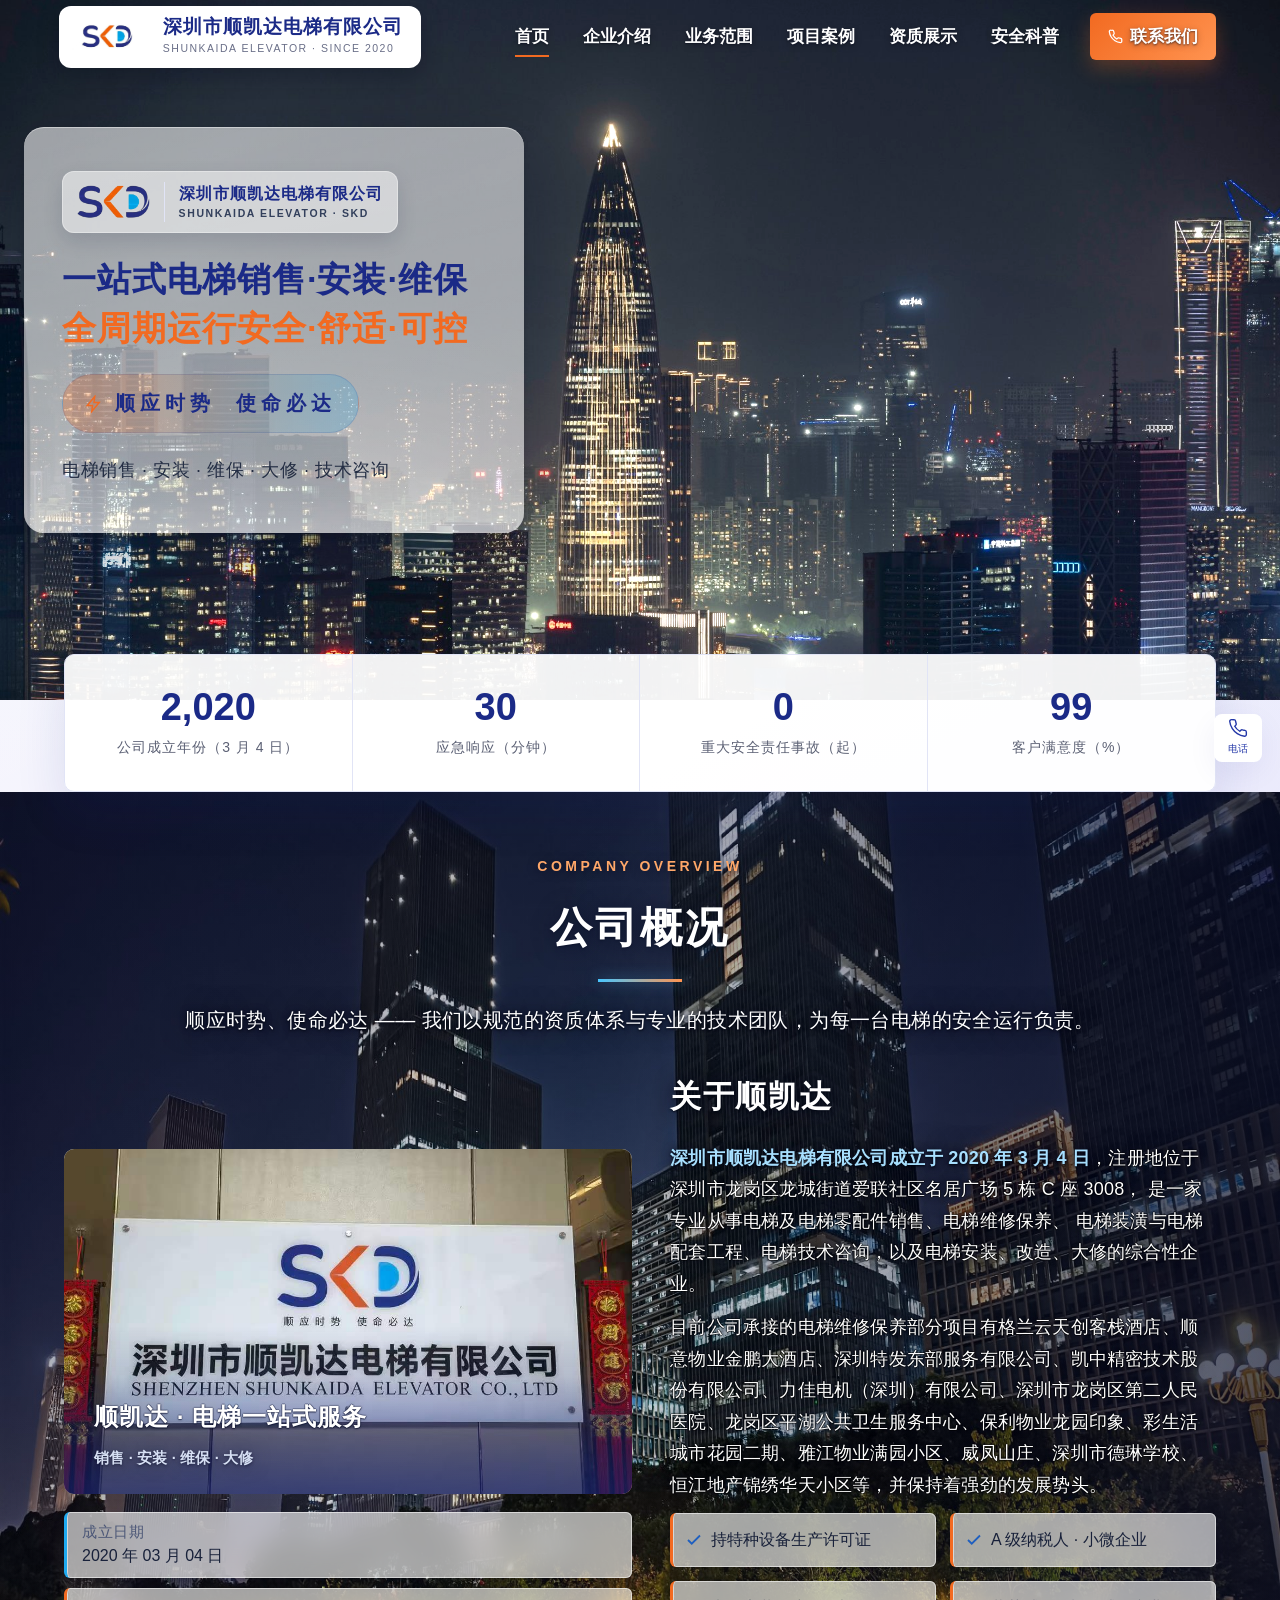
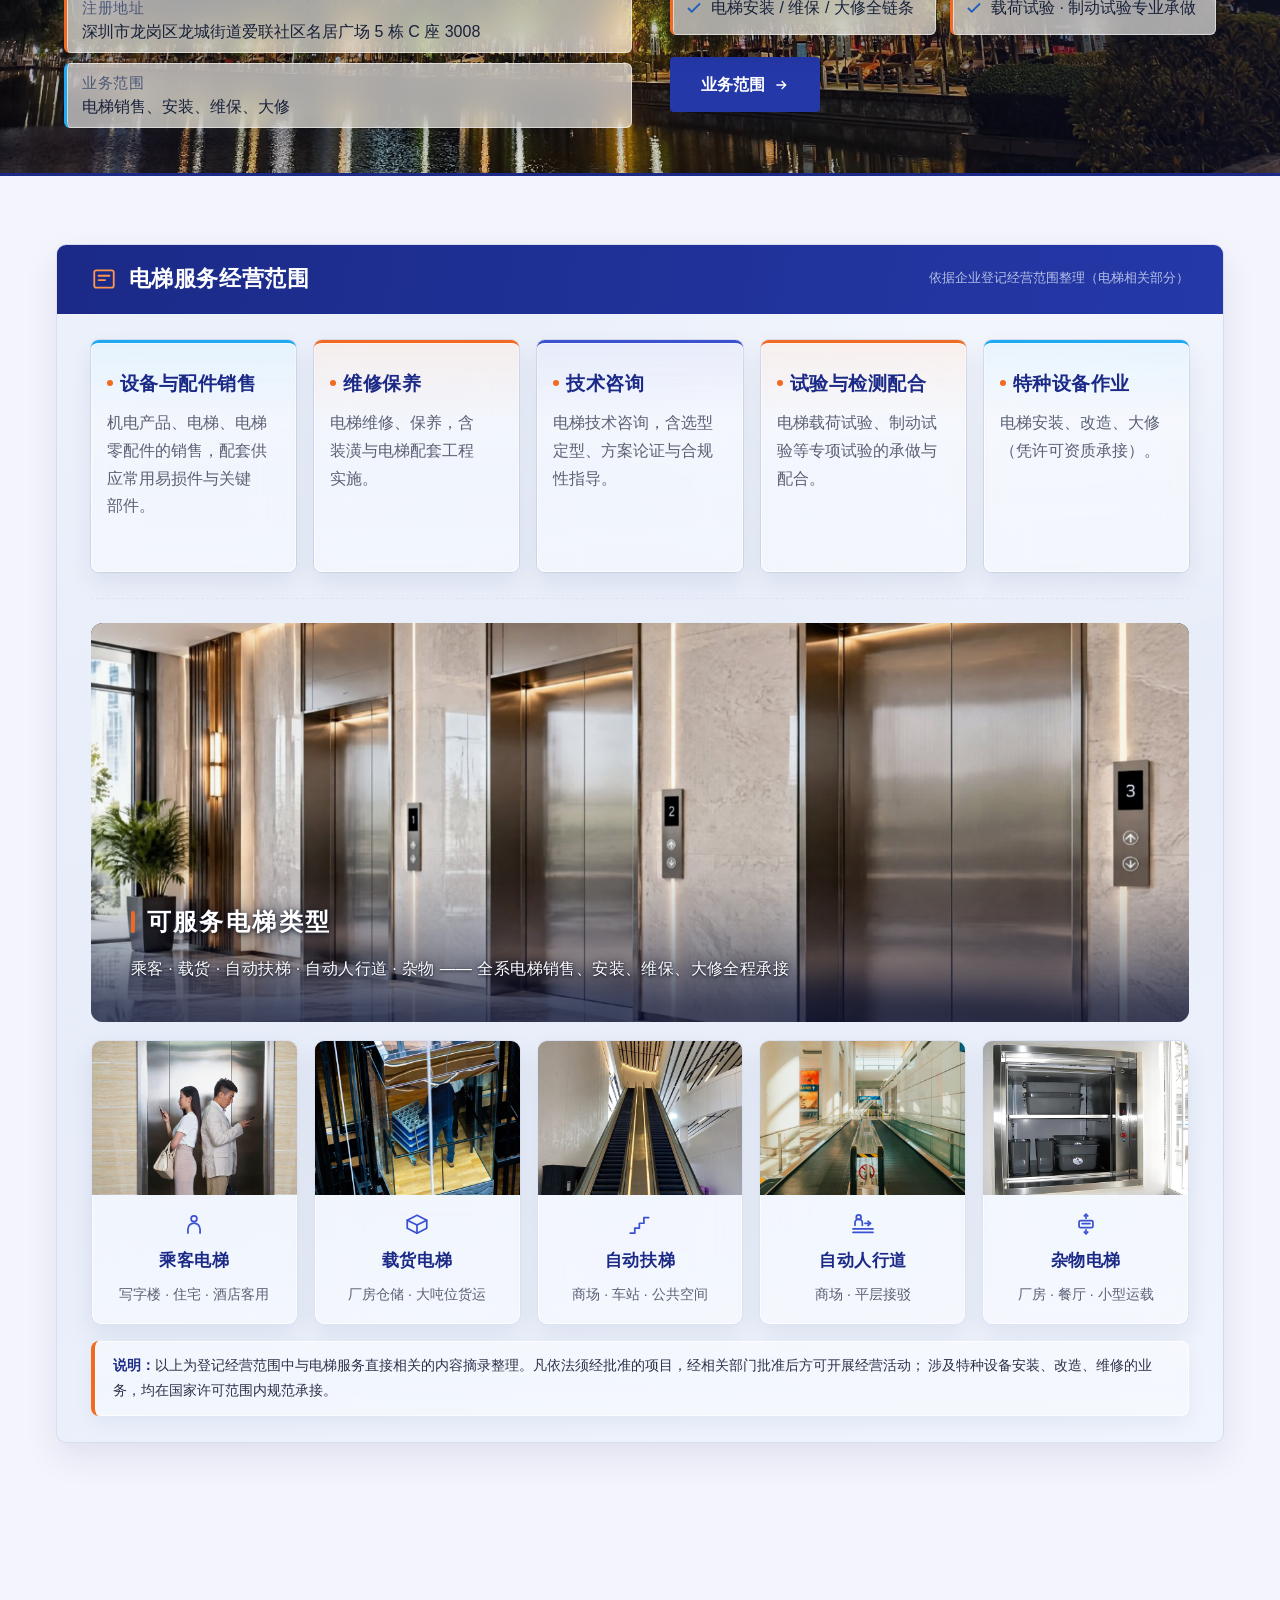
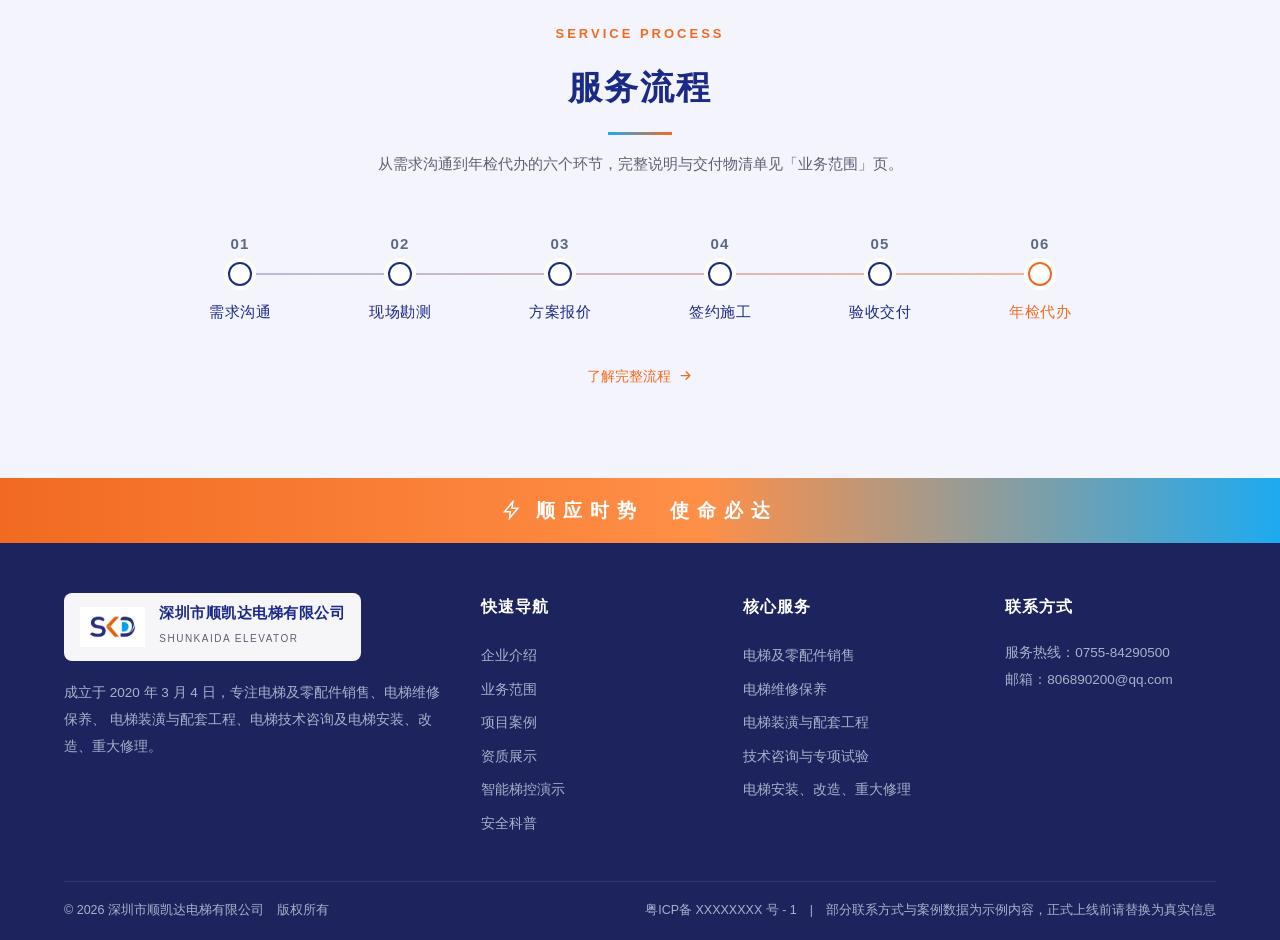
<file: index.html>
<!DOCTYPE html>
<html lang="zh-CN">
<head>
<meta charset="UTF-8">
<meta name="viewport" content="width=device-width, initial-scale=1.0">
<title>深圳市顺凯达电梯有限公司 | 电梯销售 · 安装 · 维保 · 大修</title>
<meta name="keywords" content="深圳电梯公司,顺凯达电梯,SKD,电梯维保,电梯改造,电梯安装,电梯维修,深圳电梯维保,电梯安全科普,顺应时势使命必达">
<meta name="description" content="深圳市顺凯达电梯有限公司成立于2020年3月4日，专注电梯及零配件销售、电梯安装维修保养、装潢、电梯配套工程、电梯技术咨询、载荷试验与制动试验，以及特种设备安装、改造或维修。">
<link rel="icon" href="favicon.ico" sizes="any">
<link rel="icon" type="image/png" href="favicon-32.png" sizes="32x32">
<link rel="apple-touch-icon" href="apple-touch-icon.png">
<!-- 首屏背景图：提前以高优先级加载，配合下面的 js-anim 标记，
     让页面打开的第一帧就是动画的起幅画面（不经过深蓝底、也不闪白） -->
<link rel="preload" as="image" href="assets/home-city.jpg" fetchpriority="high">
<script>
  document.documentElement.classList.add('js-anim');
  /* 兜底：若入场脚本没跑起来，3 秒后自动摘掉标记，回到清晰静态图 */
  setTimeout(function(){ document.documentElement.classList.remove('js-anim'); }, 3000);
</script>
<link rel="stylesheet" href="css/style.css?v=20261111k">
<link rel="stylesheet" href="css/nav-sub.css?v=20261111k">
</head>
<body>

<!-- ===================== 导航 ===================== -->
<header class="header header--over" id="header">
  <div class="container">
    <a href="#home" class="logo">
      <!-- 公司商标 -->
      <img class="logo-img" src="assets/logo.jpg" alt="顺凯达电梯 SKD 商标">
      <div class="logo-txt">
        <strong>深圳市顺凯达电梯有限公司</strong>
        <small>SHUNKAIDA ELEVATOR · SINCE 2020</small>
      </div>
    </a>

    <nav class="nav" id="nav">
      <a href="#home" class="active">首页</a>
      <a href="pages/about.html">企业介绍</a>
      <a href="pages/services.html">业务范围</a>
      <a href="pages/cases.html">项目案例</a>
      <a href="pages/qualification.html">资质展示</a>
      <a href="pages/safety.html">安全科普</a>
      <a href="pages/contact.html" class="tel">
        <svg viewBox="0 0 24 24" width="15" height="15" fill="none" stroke="currentColor" stroke-width="2">
          <path d="M22 16.9v3a2 2 0 01-2.2 2 19.8 19.8 0 01-8.6-3.1 19.5 19.5 0 01-6-6A19.8 19.8 0 012.1 4.2 2 2 0 014.1 2h3a2 2 0 012 1.7c.1 1 .4 1.9.7 2.8a2 2 0 01-.5 2.1L8.1 9.9a16 16 0 006 6l1.3-1.3a2 2 0 012.1-.4c.9.3 1.8.6 2.8.7a2 2 0 011.7 2z"/>
        </svg>
        联系我们
      </a>
    </nav>

    <button class="hamburger" id="hamburger" aria-label="菜单">
      <i></i><i></i><i></i>
    </button>
  </div>
</header>

<!-- ===================== 首屏 ===================== -->
<section class="hero" id="home">
  <!-- 首屏背景图独立图层：不加滤镜与蒙层，按原始清晰度呈现；入场动画由 js/hero-intro.js 驱动 -->
  <div class="hero-bg" aria-hidden="true"></div>
  <!-- 压暗层：入场时只淡出这一层的透明度（结束值为 0，不留任何残留遮罩） -->
  <div class="hero-scrim" aria-hidden="true"></div>

  <!-- 城市剪影 -->
  <svg class="hero-city" viewBox="0 0 1440 220" preserveAspectRatio="none">
    <g fill="#1b2a87">
      <rect x="40" y="120" width="70" height="100"/>
      <rect x="130" y="70" width="56" height="150"/>
      <rect x="200" y="140" width="90" height="80"/>
      <rect x="310" y="40" width="60" height="180"/>
      <rect x="390" y="110" width="80" height="110"/>
      <rect x="490" y="80" width="52" height="140"/>
      <rect x="560" y="150" width="86" height="70"/>
      <rect x="670" y="30" width="62" height="190"/>
      <rect x="750" y="120" width="74" height="100"/>
      <rect x="845" y="90" width="58" height="130"/>
      <rect x="920" y="155" width="94" height="65"/>
      <rect x="1035" y="60" width="66" height="160"/>
      <rect x="1120" y="130" width="78" height="90"/>
      <rect x="1215" y="85" width="56" height="135"/>
      <rect x="1290" y="145" width="90" height="75"/>
      <rect x="1395" y="100" width="45" height="120"/>
    </g>
  </svg>

  <div class="container">
    <div class="hero-txt">
      <!-- 首页商标展示 -->
      <div class="hero-logo">
        <img src="assets/logo-mark.png" alt="顺凯达电梯 SKD 商标">
        <div class="divi"></div>
        <div class="hl-txt">
          <strong>深圳市顺凯达电梯有限公司</strong>
          <small>SHUNKAIDA ELEVATOR · SKD</small>
        </div>
      </div>

      <h1>一站式电梯销售·安装·维保<br><em>全周期运行安全·舒适·可控</em></h1>

      <!-- 公司口号 -->
      <div class="slogan">
        <svg viewBox="0 0 24 24"><path d="M13 2L3 14h7l-1 8 10-12h-7l1-8z"/></svg>
        <strong>顺应时势 &nbsp;使命必达</strong>
      </div>

      <p class="sub">电梯销售 · 安装 · 维保 · 大修 · 技术咨询</p>
    </div>
  </div>
</section>

<!-- ===================== 数据统计 ===================== -->
<section class="stats">
  <div class="container">
    <div class="stats-box">
      <div class="item"><div class="num" data-count="2020">0</div><div class="label">公司成立年份（3 月 4 日）</div></div>
      <div class="item"><div class="num" data-count="30">0</div><div class="label">应急响应（分钟）</div></div>
      <div class="item"><div class="num" data-count="0">0</div><div class="label">重大安全责任事故（起）</div></div>
      <div class="item"><div class="num" data-count="99">0</div><div class="label">客户满意度（%）</div></div>
    </div>
  </div>
</section>

<!-- ===================== 公司概况 ===================== -->
<section class="section" id="about">
  <div class="container">
    <div class="sec-head reveal">
      <div class="tag">COMPANY OVERVIEW</div>
      <h2>公司概况</h2>
      <p>顺应时势、使命必达 —— 我们以规范的资质体系与专业的技术团队，为每一台电梯的安全运行负责。</p>
    </div>

    <div class="about-wrap">
      <div class="about-media"><!-- 左栏：图片 + 工商信息卡 -->
      <div class="about-img reveal">
        <!-- 单图展示（不要轮播）：原先是「商标 / 办公室 / 办公环境」三图每 2 秒轮播，
             现已按要求换成一张公司前台实景 —— SKD 商标墙与公司铭牌同框。
             素材 company-brand.jpg 为 1126×634（1.78:1）横图，与桌面端图片框
             的比例（约 1.65:1）很接近，几乎不裁；手机端单列时框会变窄变高，
             由 style.css 的 @media (max-width:900px) 把框改成同比例，避免左右截断。 -->
        <img class="about-photo" src="assets/company-brand.jpg"
             alt="深圳市顺凯达电梯有限公司前台实景：SKD 商标与公司铭牌" width="1126" height="634">
        <div class="cap">
          <strong>顺凯达 · 电梯一站式服务</strong>
          <span>销售 · 安装 · 维保 · 大修</span>
        </div>
      </div>

        <!-- 工商登记信息：置于图片展示框下方 -->
        <div class="company-meta">
          <div><b>成立日期</b>2020 年 03 月 04 日</div>
          <div><b>注册地址</b>深圳市龙岗区龙城街道爱联社区名居广场 5 栋 C 座 3008</div>
          <div><b>业务范围</b>电梯销售、安装、维保、大修</div>
        </div>
      </div>

      <div class="about-txt reveal">
        <h3>关于顺凯达</h3>
        <p>
          <b>深圳市顺凯达电梯有限公司成立于 2020 年 3 月 4 日</b>，注册地位于深圳市龙岗区龙城街道爱联社区名居广场 5 栋 C 座 3008，
          是一家专业从事电梯及电梯零配件销售、电梯维修保养、
          电梯装潢与电梯配套工程、电梯技术咨询，以及电梯安装、改造、大修的综合性企业。
        </p>
        <p>
          目前公司承接的电梯维修保养部分项目有格兰云天创客栈酒店、顺意物业金鹏大酒店、深圳特发东部服务有限公司、凯中精密技术股份有限公司、力佳电机（深圳）有限公司、深圳市龙岗区第二人民医院、龙岗区平湖公共卫生服务中心、保利物业龙园印象、彩生活城市花园二期、雅江物业满园小区、威凤山庄、深圳市德琳学校、恒江地产锦绣华天小区等，并保持着强劲的发展势头。
        </p>

        <!-- 工商登记信息已移至左侧图片下方 -->

        <ul class="about-list">
          <li>
            <svg viewBox="0 0 24 24"><path d="M20 6L9 17l-5-5"/></svg>
            <span>持特种设备生产许可证</span>
          </li>
          <li>
            <svg viewBox="0 0 24 24"><path d="M20 6L9 17l-5-5"/></svg>
            <span>A 级纳税人 · 小微企业</span>
          </li>
          <li>
            <svg viewBox="0 0 24 24"><path d="M20 6L9 17l-5-5"/></svg>
            <span>电梯安装 / 维保 / 大修全链条</span>
          </li>
          <li>
            <svg viewBox="0 0 24 24"><path d="M20 6L9 17l-5-5"/></svg>
            <span>载荷试验 · 制动试验专业承做</span>
          </li>
        </ul>
        <a href="pages/services.html" class="btn btn--blue">
          业务范围
          <svg viewBox="0 0 24 24" width="16" height="16" fill="none" stroke="currentColor" stroke-width="2"><path d="M5 12h14M13 6l6 6-6 6"/></svg>
        </a>
      </div>
    </div>

    <!-- 电梯服务经营范围 -->
    <div class="scope-box reveal" id="scope">
      <div class="scope-head">
        <svg viewBox="0 0 24 24" stroke-linecap="round" stroke-linejoin="round"><rect x="3" y="4" width="18" height="16" rx="2"/><path d="M7 9h10M7 13h6"/></svg>
        <h3>电梯服务经营范围</h3>
        <span>依据企业登记经营范围整理（电梯相关部分）</span>
      </div>
      <div class="scope-body">
        <div class="scope-grid">
          <div class="scope-item">
            <h4><i></i>设备与配件销售</h4>
            <p>机电产品、电梯、电梯零配件的销售，配套供应常用易损件与关键部件。</p>
          </div>
          <div class="scope-item">
            <h4><i></i>维修保养</h4>
            <p>电梯维修、保养，含装潢与电梯配套工程实施。</p>
          </div>
          <div class="scope-item">
            <h4><i></i>技术咨询</h4>
            <p>电梯技术咨询，含选型定型、方案论证与合规性指导。</p>
          </div>
          <div class="scope-item">
            <h4><i></i>试验与检测配合</h4>
            <p>电梯载荷试验、制动试验等专项试验的承做与配合。</p>
          </div>
          <div class="scope-item">
            <h4><i></i>特种设备作业</h4>
            <p>电梯安装、改造、大修（凭许可资质承接）。</p>
          </div>
        </div>

        <!-- 经营范围拓展：可服务电梯类型 -->
        <div class="scope-types reveal">
          <div class="types-band">
            <span class="tb-bg" aria-hidden="true"></span>
            <div class="types-band-txt">
              <strong>可服务电梯类型</strong>
              <span>乘客 · 载货 · 自动扶梯 · 自动人行道 · 杂物 —— 全系电梯销售、安装、维保、大修全程承接</span>
            </div>
          </div>
          <div class="types-grid">
            <div class="type-card">
              <div class="tc-media">
                <img src="assets/types/passenger-1.jpg" alt="乘客电梯现场实拍 · 轿厢内" loading="lazy" decoding="async">
                <img src="assets/types/passenger-2.jpg" alt="乘客电梯现场实拍 · 电梯厅双门" loading="lazy" decoding="async">
              </div>
              <div class="tc-body">
                <svg viewBox="0 0 24 24"><circle cx="12" cy="7.2" r="2.7"/><path d="M6.4 20.4v-3.6a5.6 5.6 0 0 1 11.2 0v3.6"/></svg>
                <h5>乘客电梯</h5>
                <p>写字楼 · 住宅 · 酒店客用</p>
              </div>
            </div>
            <div class="type-card">
              <div class="tc-media">
                <img src="assets/types/freight-1.jpg" alt="载货电梯现场实拍 · 观光货梯" loading="lazy" decoding="async">
                <img src="assets/types/freight-2.jpg" alt="载货电梯现场实拍 · 双开货梯门" loading="lazy" decoding="async">
              </div>
              <div class="tc-body">
                <svg viewBox="0 0 24 24"><path d="M3 8.5 12 4l9 4.5-9 4.5L3 8.5Z"/><path d="M3 8.5V16l9 4.5L21 16V8.5"/><path d="M12 13v7.5"/></svg>
                <h5>载货电梯</h5>
                <p>厂房仓储 · 大吨位货运</p>
              </div>
            </div>
            <div class="type-card">
              <div class="tc-media">
                <img src="assets/types/escalator-1.jpg" alt="自动扶梯现场实拍 · 商场直梯" loading="lazy" decoding="async">
                <img src="assets/types/escalator-2.jpg" alt="自动扶梯现场实拍 · 中庭" loading="lazy" decoding="async">
              </div>
              <div class="tc-body">
                <svg viewBox="0 0 24 24"><path d="M3 20.5h4.2v-4.6h4.2v-4.6h4.2V6.2H20"/></svg>
                <h5>自动扶梯</h5>
                <p>商场 · 车站 · 公共空间</p>
              </div>
            </div>
            <div class="type-card">
              <div class="tc-media">
                <img src="assets/types/walkway-1.jpg" alt="自动人行道现场实拍 · 地下通道" loading="lazy" decoding="async">
                <img src="assets/types/walkway-2.jpg" alt="自动人行道现场实拍 · 机场" loading="lazy" decoding="async">
              </div>
              <div class="tc-body">
                <svg viewBox="0 0 24 24"><circle cx="8" cy="5.8" r="2.2"/><path d="M4.6 13.2v-2.3a3.4 3.4 0 0 1 6.8 0v2.3"/><path d="M2.8 16.6h18.4"/><path d="M2.8 19.8h18.4"/><path d="M13.8 11.4h4.8"/><path d="M16.6 9.4 19 11.4l-2.4 2"/></svg>
                <h5>自动人行道</h5>
                <p>商场 · 平层接驳</p>
              </div>
            </div>
            <div class="type-card">
              <div class="tc-media">
                <img src="assets/types/service-1.jpg" alt="杂物电梯现场实拍 · 轿厢" loading="lazy" decoding="async">
                <img src="assets/types/service-2.jpg" alt="杂物电梯现场实拍 · 层门" loading="lazy" decoding="async">
              </div>
              <div class="tc-body">
                <svg viewBox="0 0 24 24"><rect x="5.6" y="8.8" width="12.8" height="6.6" rx="1.4"/><path d="M8.4 11.7h7.2"/><path d="M12 6.6V3"/><path d="M10.4 4.6 12 3l1.6 1.6"/><path d="M12 17.4V21"/><path d="M10.4 19.4l1.6 1.6 1.6-1.6"/></svg>
                <h5>杂物电梯</h5>
                <p>厂房 · 餐厅 · 小型运载</p>
              </div>
            </div>
          </div>
        </div>

        <div class="scope-foot">
          <b>说明：</b>以上为登记经营范围中与电梯服务直接相关的内容摘录整理。凡依法须经批准的项目，经相关部门批准后方可开展经营活动；
          涉及特种设备安装、改造、维修的业务，均在国家许可范围内规范承接。
        </div>
      </div>
    </div>
  </div>
</section>

<!-- ===================== 服务流程（极简条） ===================== -->
<section class="section section--dark" id="process">
  <div class="container">
    <div class="sec-head reveal">
      <div class="tag">SERVICE PROCESS</div>
      <h2>服务流程</h2>
      <p>从需求沟通到年检代办的六个环节，完整说明与交付物清单见「业务范围」页。</p>
    </div>
    <div class="flow-mini reveal">
      <ol>
        <li><span class="n">01</span><b>需求沟通</b></li>
        <li><span class="n">02</span><b>现场勘测</b></li>
        <li><span class="n">03</span><b>方案报价</b></li>
        <li><span class="n">04</span><b>签约施工</b></li>
        <li><span class="n">05</span><b>验收交付</b></li>
        <li><span class="n">06</span><b>年检代办</b></li>
      </ol>
      <a class="flow-mini-link" href="pages/services.html#process">了解完整流程
        <svg viewBox="0 0 24 24"><path d="M5 12h14M13 6l6 6-6 6"/></svg>
      </a>
    </div>
  </div>
</section>

<!-- ===================== 页脚 ===================== -->
<footer class="footer">
  <!-- 页脚口号条 -->
  <div class="footer-slogan">
    <div class="container">
      <svg viewBox="0 0 24 24"><path d="M13 2L3 14h7l-1 8 10-12h-7l1-8z"/></svg>
      <strong>顺应时势 &nbsp;使命必达</strong>
    </div>
  </div>

  <div class="container">
    <div class="footer-grid">
      <div>
        <div class="f-logo">
          <img src="assets/logo.jpg" alt="顺凯达电梯 SKD 商标">
          <div>
            <strong>深圳市顺凯达电梯有限公司</strong>
            <small>SHUNKAIDA ELEVATOR</small>
          </div>
        </div>
        <p>
          成立于 2020 年 3 月 4 日，专注电梯及零配件销售、电梯维修保养、
          电梯装潢与配套工程、电梯技术咨询及电梯安装、改造、重大修理。
        </p>
      </div>
      <div>
        <h4>快速导航</h4>
        <ul>
          <li><a href="pages/about.html">企业介绍</a></li>
          <li><a href="pages/services.html">业务范围</a></li>
          <li><a href="pages/cases.html">项目案例</a></li>
          <li><a href="pages/qualification.html">资质展示</a></li>
          <li><a href="pages/smart-lift.html">智能梯控演示</a></li>
          <li><a href="pages/safety.html">安全科普</a></li>
        </ul>
      </div>
      <div>
        <h4>核心服务</h4>
        <ul>
          <li><a href="pages/services.html">电梯及零配件销售</a></li>
          <li><a href="pages/services.html">电梯维修保养</a></li>
          <li><a href="pages/services.html">电梯装潢与配套工程</a></li>
          <li><a href="pages/services.html">技术咨询与专项试验</a></li>
		  <li><a href="pages/services.html">电梯安装、改造、重大修理</a></li>
        </ul>
      </div>
      <div>
        <h4>联系方式</h4>
        <p>服务热线：0755-84290500<br>邮箱：806890200@qq.com</p>
      </div>
    </div>
    <div class="footer-bottom">
      <span>© 2026 深圳市顺凯达电梯有限公司　版权所有</span>
      <span>粤ICP备 XXXXXXXX 号 - 1　|　部分联系方式与案例数据为示例内容，正式上线前请替换为真实信息</span>
    </div>
  </div>
</footer>

<!-- ===================== 侧边悬浮 ===================== -->
<div class="side-float">
  <a href="tel:0755-84290500" title="电话咨询">
    <svg viewBox="0 0 24 24"><path d="M22 16.9v3a2 2 0 01-2.2 2 19.8 19.8 0 01-8.6-3.1 19.5 19.5 0 01-6-6A19.8 19.8 0 012.1 4.2 2 2 0 014.1 2h3a2 2 0 012 1.7c.1 1 .4 1.9.7 2.8a2 2 0 01-.5 2.1L8.1 9.9a16 16 0 006 6l1.3-1.3a2 2 0 012.1-.4c.9.3 1.8.6 2.8.7a2 2 0 011.7 2z"/></svg>
    电话
  </a>
  <a href="#" id="toTop" title="回到顶部">
    <svg viewBox="0 0 24 24"><path d="M12 19V5M6 11l6-6 6 6"/></svg>
    顶部
  </a>
</div>

<script>
/* ============================================================
   交互脚本
   ============================================================ */
(function () {
  'use strict';

  /* ---------- 1. 移动端菜单 ---------- */
  var hamburger = document.getElementById('hamburger');
  var nav = document.getElementById('nav');
  /* 与企业介绍页同一套：菜单展开时导航条跟着变白，与下拉面板连成一块，
     否则上面是透明条（压着夜景）、下面接白色面板，中间会露一道缝 */
  var hud = document.getElementById('header');
  var syncMenuSkin = function () {
    if (hud) hud.classList.toggle('menu-open', nav.classList.contains('open'));
  };
  hamburger.addEventListener('click', function () {
    hamburger.classList.toggle('open');
    nav.classList.toggle('open');
    syncMenuSkin();
  });
  nav.addEventListener('click', function (e) {
    if (e.target.tagName === 'A') {
      hamburger.classList.remove('open');
      nav.classList.remove('open');
      syncMenuSkin();
    }
  });

  /* ---------- 2. 滚动效果：导航高亮 / 阴影 / 回到顶部 ---------- */
  var header = document.getElementById('header');
  var toTop = document.getElementById('toTop');
  var navLinks = nav.querySelectorAll('a[href^="#"]');
  var sections = [];
  Array.prototype.forEach.call(navLinks, function (a) {
    var id = a.getAttribute('href');
    if (id && id !== '#' && document.querySelector(id)) {
      sections.push({ link: a, el: document.querySelector(id) });
    }
  });

  function onScroll() {
    var y = window.pageYOffset || document.documentElement.scrollTop;
    header.classList.toggle('scrolled', y > 10);
    toTop.classList.toggle('show', y > 400);

    var current = null;
    for (var i = 0; i < sections.length; i++) {
      if (sections[i].el.offsetTop - 120 <= y) current = sections[i];
    }
    Array.prototype.forEach.call(navLinks, function (a) { a.classList.remove('active'); });
    if (current) current.link.classList.add('active');
  }
  window.addEventListener('scroll', onScroll, { passive: true });
  onScroll();

  toTop.addEventListener('click', function (e) {
    e.preventDefault();
    window.scrollTo({ top: 0, behavior: 'smooth' });
  });

  /* ---------- 3. 数字滚动动画 ---------- */
  function animateCount(el) {
    var target = parseInt(el.getAttribute('data-count'), 10);
    var dur = 1600, start = null;
    function step(ts) {
      if (!start) start = ts;
      var p = Math.min((ts - start) / dur, 1);
      var eased = 1 - Math.pow(1 - p, 3);
      el.textContent = Math.floor(target * eased).toLocaleString('zh-CN');
      if (p < 1) requestAnimationFrame(step);
      else el.textContent = target.toLocaleString('zh-CN');
    }
    requestAnimationFrame(step);
  }

  /* ---------- 4. 滚动显现 ---------- */
  var revealEls = document.querySelectorAll('.reveal');
  if ('IntersectionObserver' in window) {
    var io = new IntersectionObserver(function (entries) {
      entries.forEach(function (en) {
        if (en.isIntersecting) {
          en.target.classList.add('in');
          var c = en.target.querySelector('[data-count]');
          if (c && !c.dataset.done) { c.dataset.done = '1'; animateCount(c); }
          if (en.target.classList.contains('stats-box')) {
            var nums = en.target.querySelectorAll('[data-count]');
            Array.prototype.forEach.call(nums, function (n) {
              if (!n.dataset.done) { n.dataset.done = '1'; animateCount(n); }
            });
          }
          io.unobserve(en.target);
        }
      });
    }, { threshold: 0.12 });
    Array.prototype.forEach.call(revealEls, function (el) { io.observe(el); });
    var statsBox = document.querySelector('.stats-box');
    if (statsBox) io.observe(statsBox);
  } else {
    Array.prototype.forEach.call(revealEls, function (el) { el.classList.add('in'); });
  }
})();
</script>
<script>
/* 首屏两大框入场动画：首次加载播放；点击「首页」/Logo/回到顶部时重播 */
(function(){
  var root = document.documentElement;
  root.classList.add('anim-ok');
  var boxes = Array.prototype.slice.call(document.querySelectorAll('.hero .hero-txt'));
  if (!boxes.length) return;

  function replay(){
    boxes.forEach(function(el){ el.classList.remove('hero-in'); });
    void document.body.offsetWidth;           /* 强制重排，重置动画 */
    boxes.forEach(function(el){ el.classList.add('hero-in'); });
  }

  replay();                                    /* 打开网站时同时缓缓下落淡入 */

  function matchHomeLink(node){
    while (node && node !== document) {
      if (node.tagName === 'A') {
        var h = node.getAttribute('href');
        if (h === '#home' || h === '#' || node.id === 'toTop') return node;
        return null;
      }
      node = node.parentNode;
    }
    return null;
  }

  document.addEventListener('click', function(e){
    if (!matchHomeLink(e.target)) return;
    setTimeout(replay, 60);                    /* 回到首页后重播 */
  });
})();
</script>
<script>
/* 企业介绍背景图：高度 = 内容最低点 +34px，收在一条 3px 封边线上；
   与下方「电梯服务经营范围」卡片之间由 CSS 的 margin-top 留出呼吸位。
   用 offsetTop 累加（不受 reveal 入场动画位移影响，量到的是排版真实位置） */
(function () {
  var about = document.getElementById('about');
  if (!about) return;
  /* 优先取右下角那颗跳转按钮（原「联系我们」，2026-11-08 改为「业务范围」→ pages/services.html），
     找不到依次退回信息条、标题。按 class 取，与按钮文字无关 */
  var anchor = about.querySelector('.about-txt .btn')
            || about.querySelector('.company-meta')
            || about.querySelector('.about-txt h3');

  function offsetWithin(el, root) {
    var y = 0, n = el;
    while (n && n !== root && n !== document.body) {
      y += n.offsetTop;
      n = n.offsetParent;
    }
    return y;
  }

  /* 图底留白：内容最低点（左右两栏取更靠下者）往下再铺 48px。
     原来留 78px，水面在最后一排卡下方铺得太厚，整块夜景显「拖」；
     收到 48px 后仍有干净的倒影过渡，封边线也不会切到方框的投影。 */
  var GAP_BOTTOM = 48;
  /* 与下方卡片的保底间距：某些窄屏下卡片 margin 会收窄，这里兜一手，
     任何情况下都至少留 40px 浅底，不会让封边线贴上卡片 */
  var MIN_GAP = 40;

  function setBgHeight() {
    var media = about.querySelector('.about-media');
    var wrapEl = about.querySelector('.about-wrap');
    var scope = about.querySelector('.scope-box');
    var mediaEnd = media ? offsetWithin(media, about) + media.offsetHeight : 0;
    var btnEnd = anchor ? offsetWithin(anchor, about) + anchor.offsetHeight : 0;
    var wrapEnd = wrapEl ? offsetWithin(wrapEl, about) + wrapEl.offsetHeight : 0;
    var contentEnd = Math.max(mediaEnd, btnEnd, wrapEnd);
    var edge = contentEnd + GAP_BOTTOM;
    /* 卡片在的场合：确保图底与卡片上沿之间仍有 MIN_GAP，留白不被内容挤掉 */
    var scopeTop = scope ? offsetWithin(scope, about) : 0;
    if (scopeTop > 0) edge = Math.min(edge, scopeTop - MIN_GAP);
    edge = Math.max(edge, contentEnd + 16);           /* 再低也不能压到内容 */
    about.style.setProperty('--about-bg-h', Math.max(Math.round(edge), 200) + 'px');
  }

  setBgHeight();
  window.__aboutBg = setBgHeight;               /* 供图片对齐脚本在尺寸变化后回调 */
  window.addEventListener('load', setBgHeight);
  window.addEventListener('resize', setBgHeight);
  if (document.fonts && document.fonts.ready) {
    document.fonts.ready.then(setBgHeight);
  }
})();
</script>
<script>
/* 企业介绍：左侧图片框顶对齐正文首行、底对齐正文末行（“并保持着强劲的发展势头”） */
(function(){
  var wrap = document.querySelector('#about .about-wrap');
  if (!wrap) return;
  var img = wrap.querySelector('.about-img');
  var txt = wrap.querySelector('.about-txt');
  if (!img || !txt) return;
  var ps = txt.querySelectorAll('p');
  if (!ps.length) return;

  /* 用 offsetTop 链测量布局位置：不受 .reveal 入场位移（transform）影响，
     量到哪儿就是排版上的真实位置，避免图片被多推下一截 */
  function offsetWithin(el, root){
    var y = 0, n = el;
    while (n && n !== root && n !== document.body) { y += n.offsetTop; n = n.offsetParent; }
    return y;
  }

  function fit(){
    /* 单列堆叠时（栅格只剩一条轨道）图片回到默认高度；
       用实际轨道数判断，断点怎么改都不会错位 */
    var cols = window.getComputedStyle(wrap).gridTemplateColumns.split(' ').length;
    if (window.innerWidth <= 900 || cols < 2) {
      img.style.height = '';
      img.style.marginTop = '';
      img.style.minHeight = '';
    } else {
      var media = wrap.querySelector('.about-media') || txt;
      var base = offsetWithin(media, wrap);   /* 左右两栏同在栅格行首 */
      /* 顶边对齐正文首行「深圳市顺凯达电梯有限公司成立于 2020 年 3 月 4 日」，
         底边对齐末行「……并保持着强劲的发展势头」——图片框高度正好被这两段文案撑开 */
      var firstTop = offsetWithin(ps[0], wrap) - base;
      var lastP = ps[ps.length - 1];
      var lastBottom = offsetWithin(lastP, wrap) + lastP.offsetHeight - base;
      /* 行高含上下半行留白，补偿后图片边缘才与文字墨迹视觉齐平 */
      var cs = window.getComputedStyle(ps[0]);
      var lh = parseFloat(cs.lineHeight) || 32;
      var fs = parseFloat(cs.fontSize) || 18;
      var lead = Math.max(0, Math.round((lh - fs) / 2));
      img.style.minHeight = '0';
      img.style.marginTop = Math.max(0, Math.round(firstTop) + lead) + 'px';
      img.style.height = Math.max(160, Math.round(lastBottom - firstTop - lead * 2)) + 'px';
    }
    /* 图片尺寸确定后重算背景收边，避免夜景边线卡在信息卡底部 */
    if (window.__aboutBg) window.__aboutBg();
  }

  fit();
  window.addEventListener('load', fit);
  window.addEventListener('resize', fit);
  if (document.fonts && document.fonts.ready) { document.fonts.ready.then(fit); }
  /* 列宽/字号变化会让正文行数改变（图片高度随之作废），用 ResizeObserver 兜底重算 */
  if (window.ResizeObserver) {
    var lastKey = '';
    new ResizeObserver(function () {
      var key = txt.offsetHeight + 'x' + txt.offsetWidth;
      if (key === lastKey) return;
      lastKey = key;
      fit();
    }).observe(txt);
  }
  requestAnimationFrame(fit);
})();
</script>
<script src="assets/vendor/gsap.min.js?v=20261111k"></script>
<script src="js/hero-intro.js?v=20261111k"></script>
<script src="js/nav-map.js?v=20261111k"></script>
<script src="js/nav-sub.js?v=20261111k"></script>
</body>
</html>
</file>
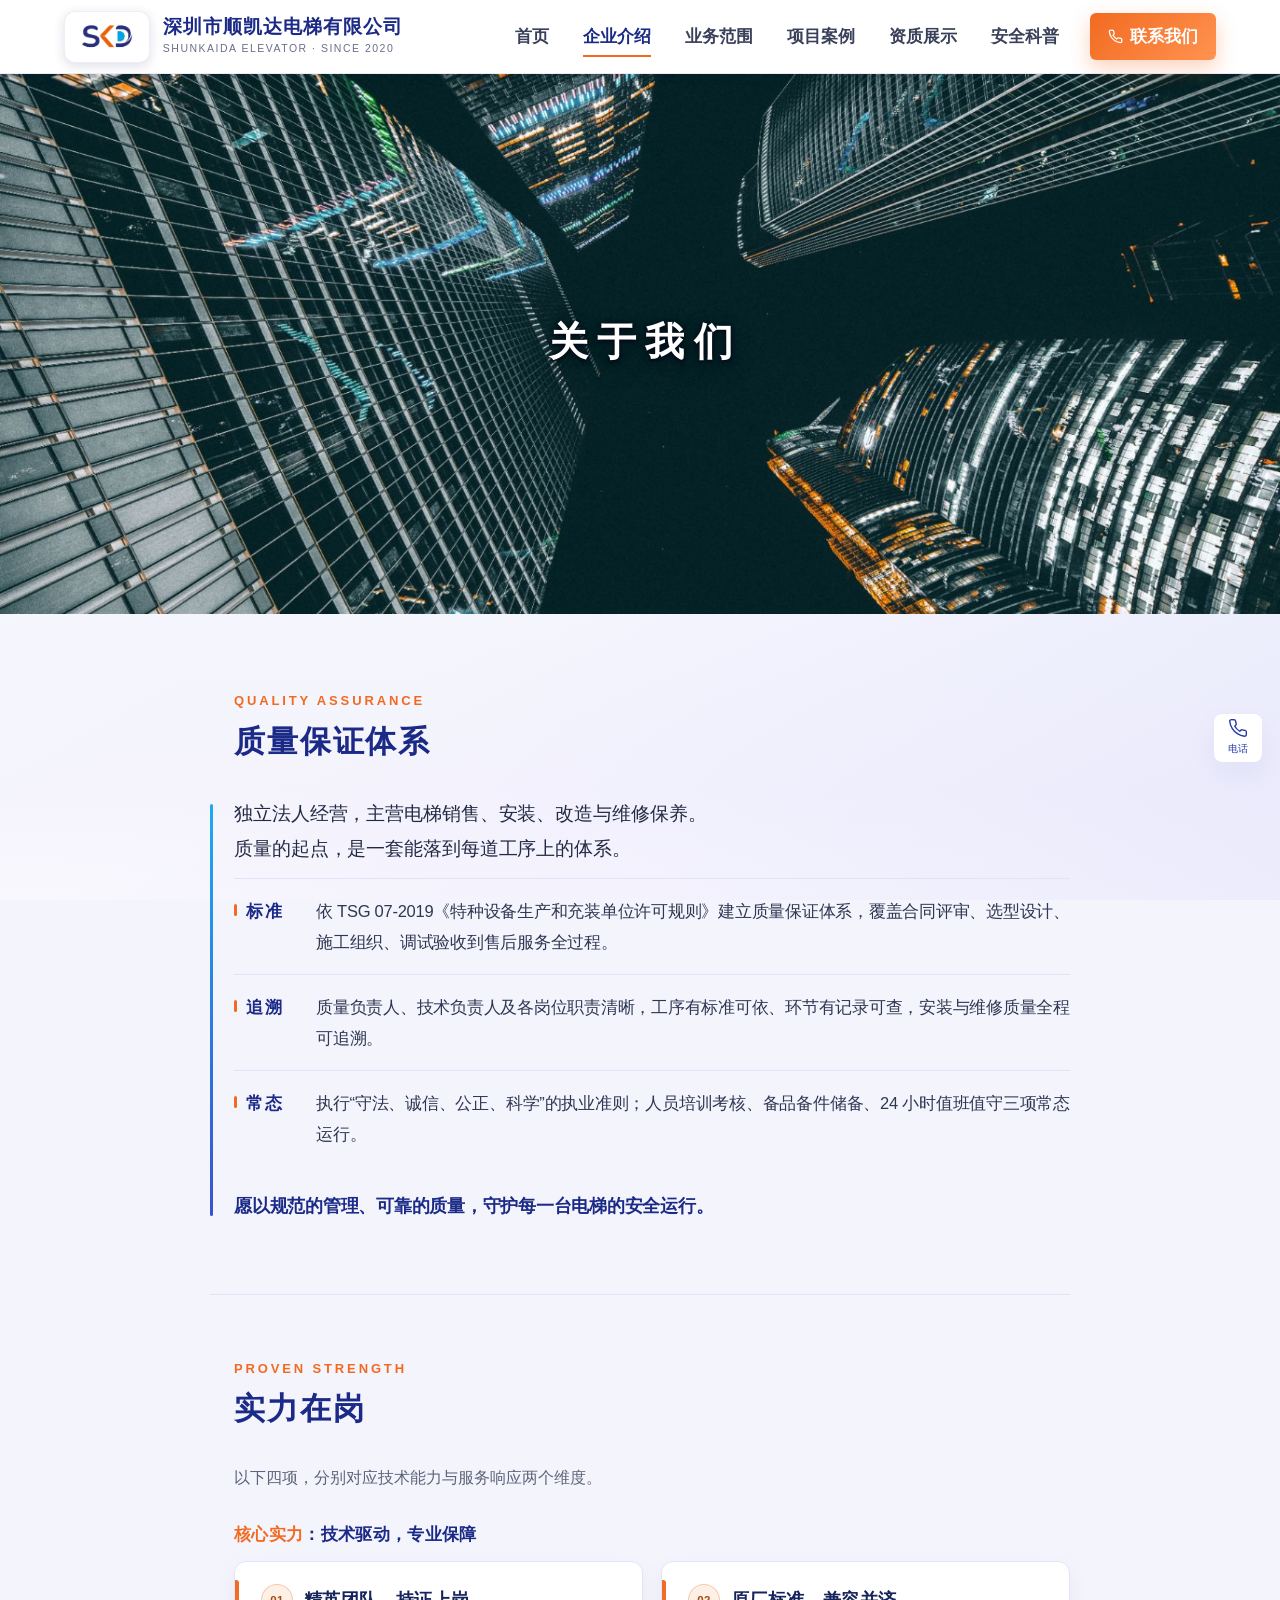
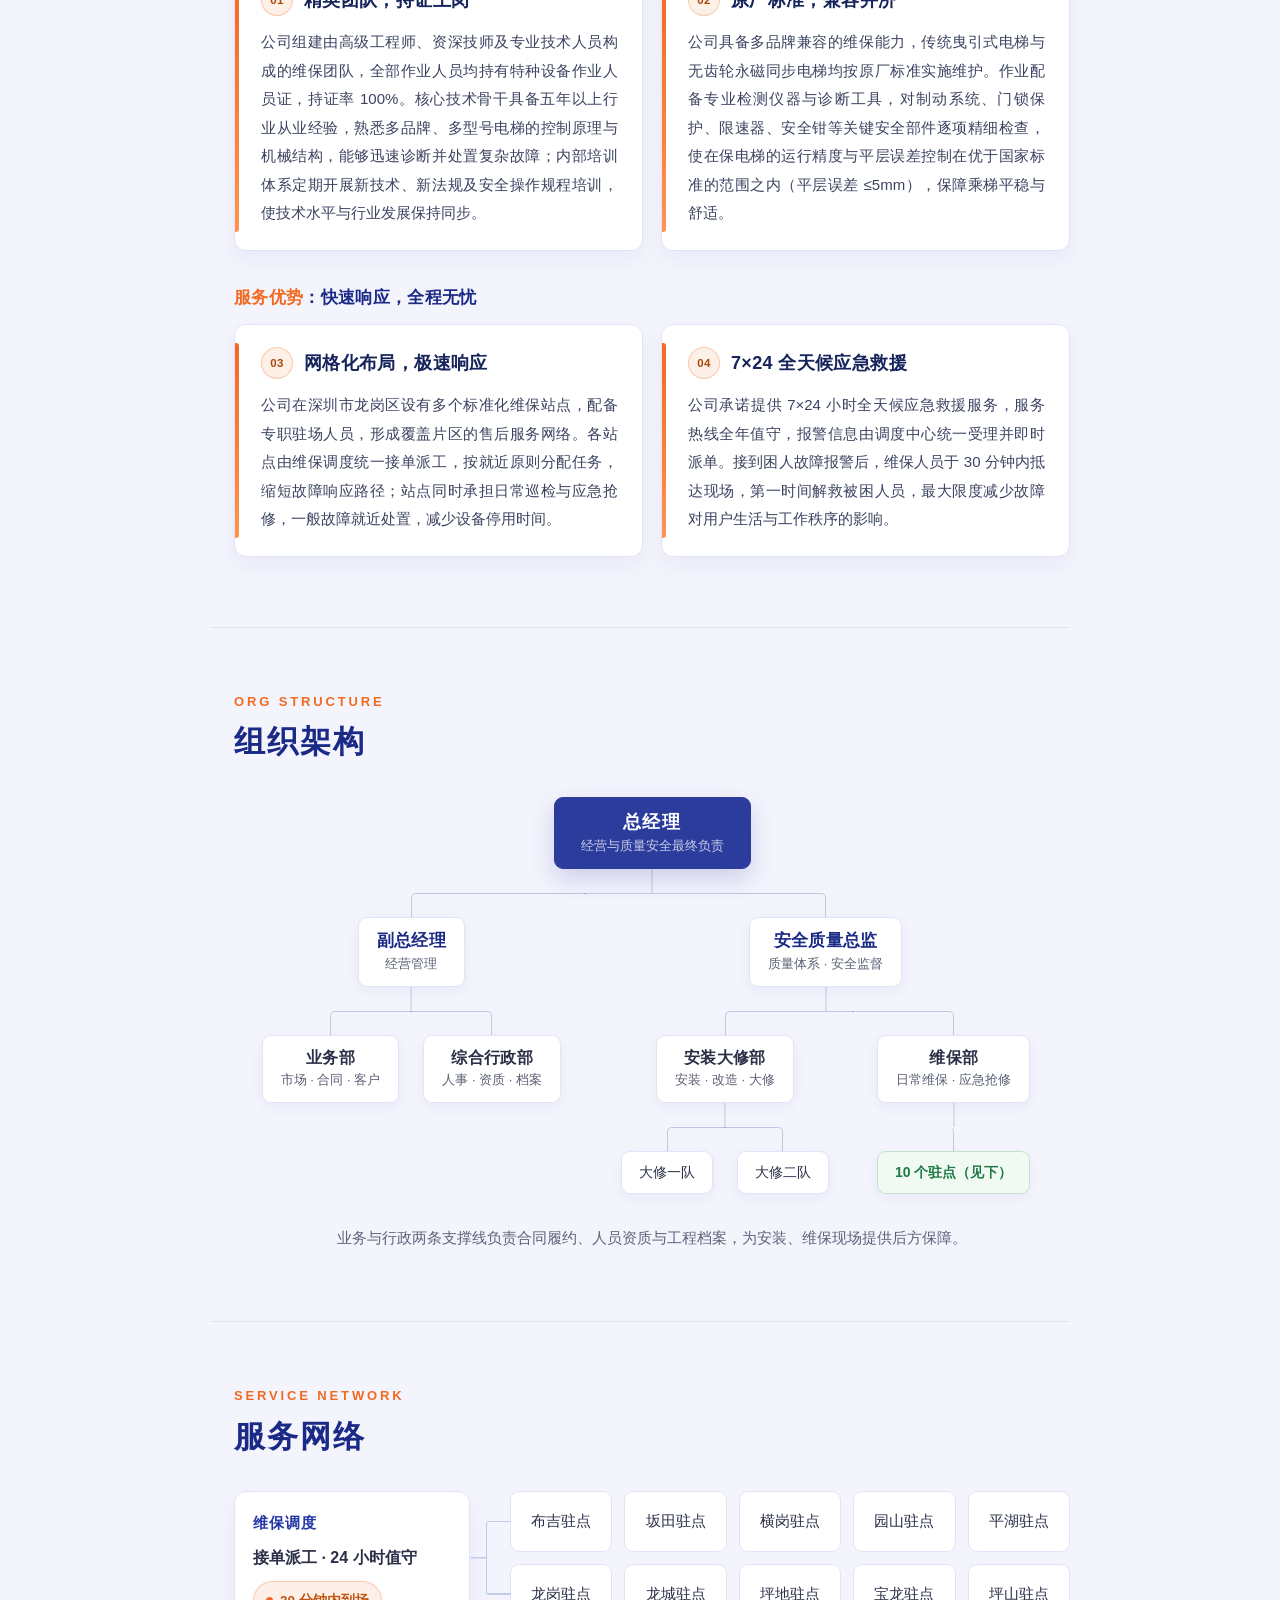
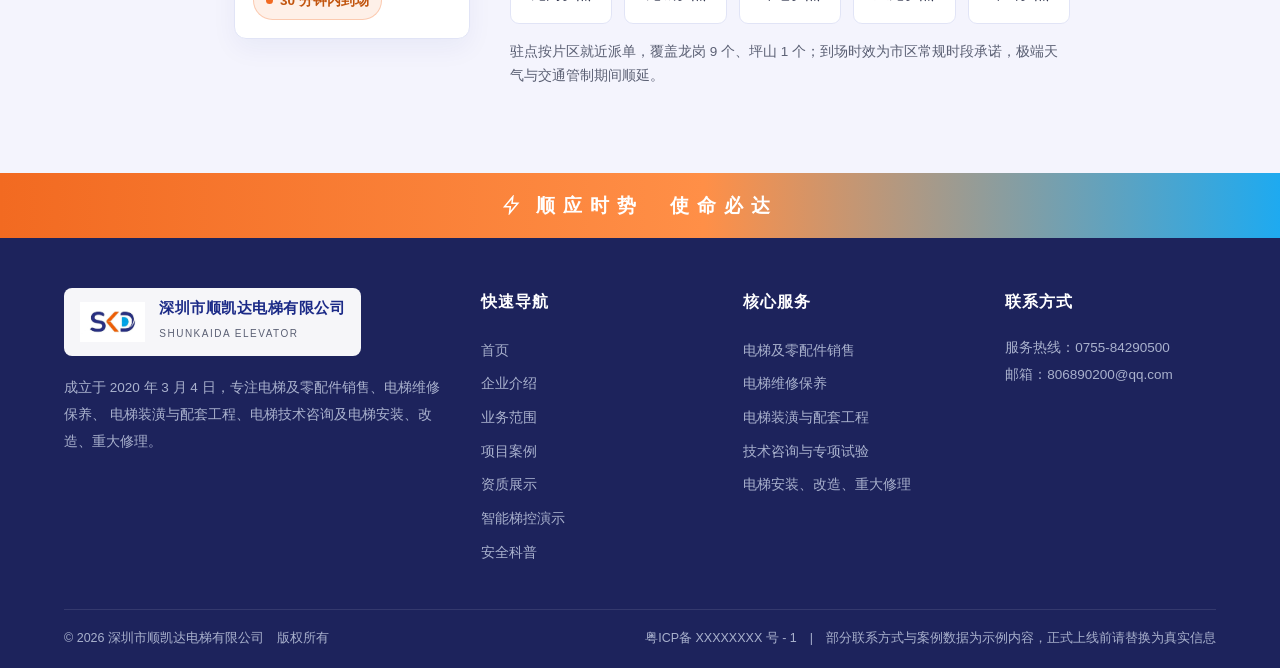
<file: pages/about.html>
<!DOCTYPE html>
<html lang="zh-CN">
<head>
<meta charset="UTF-8">
<meta name="viewport" content="width=device-width, initial-scale=1.0">
<title>企业介绍 - 深圳市顺凯达电梯有限公司</title>
<meta name="description" content="深圳市顺凯达电梯有限公司企业介绍：成立于2020年3月4日，注册于深圳市龙岗区，持特种设备生产许可证，主营电梯销售、安装、维保、大修与电梯服务经营范围。">
<meta name="keywords" content="深圳电梯公司,顺凯达电梯,SKD,电梯维保,电梯改造,电梯安装,电梯维修,电梯安全科普">
<link rel="icon" href="../favicon.ico" sizes="any">
<link rel="icon" type="image/png" href="../favicon-32.png" sizes="32x32">
<link rel="apple-touch-icon" href="../apple-touch-icon.png">
<link rel="stylesheet" href="../css/style.css?v=20261111k">
<link rel="stylesheet" href="../css/pages.css?v=20261111k">
<!-- 首屏横幅：提前按高优先级取图，打开就是完整画面，不先闪一块底色 -->
<link rel="preload" as="image" href="../assets/about-banner-gaolou.jpg" fetchpriority="high">
<link rel="stylesheet" href="../css/nav-sub.css?v=20261111k">
</head>
<body class="page page--about">

<!-- ===================== 导航 ===================== -->
<header class="header" id="header">
  <div class="container">
    <a href="../index.html" class="logo">
      <!-- 公司商标 -->
      <img class="logo-img" src="../assets/logo.jpg" alt="顺凯达电梯 SKD 商标">
      <div class="logo-txt">
        <strong>深圳市顺凯达电梯有限公司</strong>
        <small>SHUNKAIDA ELEVATOR · SINCE 2020</small>
      </div>
    </a>

    <nav class="nav" id="nav">
      <a href="../index.html">首页</a>
      <a href="about.html" class="active" aria-current="page">企业介绍</a>
      <a href="services.html">业务范围</a>
      <a href="cases.html">项目案例</a>
      <a href="qualification.html">资质展示</a>
      <a href="safety.html">安全科普</a>
      <a href="contact.html" class="tel">
        <svg viewBox="0 0 24 24" width="15" height="15" fill="none" stroke="currentColor" stroke-width="2">
          <path d="M22 16.9v3a2 2 0 01-2.2 2 19.8 19.8 0 01-8.6-3.1 19.5 19.5 0 01-6-6A19.8 19.8 0 012.1 4.2 2 2 0 014.1 2h3a2 2 0 012 1.7c.1 1 .4 1.9.7 2.8a2 2 0 01-.5 2.1L8.1 9.9a16 16 0 006 6l1.3-1.3a2 2 0 012.1-.4c.9.3 1.8.6 2.8.7a2 2 0 011.7 2z"/>
        </svg>
        联系我们
      </a>
    </nav>

    <button class="hamburger" id="hamburger" aria-label="菜单">
      <i></i><i></i><i></i>
    </button>
  </div>
</header>

<!-- ===================== 关于我们 · 横幅 ===================== -->
<section class="about-banner" aria-labelledby="aboutBannerTitle">
  <h1 class="about-banner__title" id="aboutBannerTitle">关于我们</h1>
</section>

<!-- ===================== 质量保证体系 ===================== -->
<!-- 首页已有「企业介绍」视觉模块（公司图片 / 工商信息 / 资质清单），本页不再重复：
     这一段不再铺排公司规模与愿景，只回答「质量靠什么保证」——
     依据（标准）→ 留痕（追溯）→ 日常（常态），三条读下来是一条因果链。 -->
<section class="section about-profile" id="profile">
  <div class="container">
    <div class="about-profile__head reveal">
      <span class="tag">QUALITY ASSURANCE</span>
      <h2>质量保证体系</h2>
    </div>

    <div class="about-profile__body reveal">
      <p class="about-profile__lead">独立法人经营，主营电梯销售、安装、改造与维修保养。<br class="lead-br">质量的起点，是一套能落到每道工序上的体系。</p>

      <div class="qpoint">
        <h3 class="qpoint__title">标准</h3>
        <p class="qpoint__desc">依 <span class="nb">TSG 07-2019</span>《特种设备生产和充装单位许可规则》建立质量保证体系，覆盖合同评审、选型设计、施工组织、调试验收到售后服务全过程。</p>
      </div>
      <div class="qpoint">
        <h3 class="qpoint__title">追溯</h3>
        <p class="qpoint__desc">质量负责人、技术负责人及各岗位职责清晰，工序有标准可依、环节有记录可查，安装与维修质量全程可追溯。</p>
      </div>
      <div class="qpoint">
        <h3 class="qpoint__title">常态</h3>
        <p class="qpoint__desc">执行“守法、诚信、公正、科学”的执业准则；人员培训考核、备品备件储备、<span class="nb">24 小时</span>值班值守三项常态运行。</p>
      </div>

      <p class="about-profile__end">愿以规范的管理、可靠的质量，守护每一台电梯的安全运行。</p>
    </div>

    <!-- ===================== 实力在岗 ===================== -->
    <!-- 按原文的两级结构还原：核心实力（技术驱动，专业保障）/ 服务优势（快速响应，全程无忧），
         四条内容的标题一律采用原文的概括短句，不加改写；组名与主张句单独成行突出，
         正文只做书面化的压缩陈述，不掺入原文没有的承诺。
         有意避开与下方两块重复：组织架构已列队组、服务网络已列 10 个驻点，
         这里只讲能力本身，不重复人数、队名、站点数量。 -->
    <div class="about-block" id="strength">
      <div class="about-profile__head reveal">
        <span class="tag">PROVEN STRENGTH</span>
        <h2>实力在岗</h2>
      </div>

      <p class="strength__lead reveal">以下四项，分别对应技术能力与服务响应两个维度。</p>

      <h3 class="strength__group reveal"><span>核心实力</span>：技术驱动，专业保障</h3>

      <div class="strength reveal">
        <article class="strength__card" tabindex="0" role="button" aria-pressed="false">
          <div class="strength__hd">
            <span class="strength__no">01</span>
            <h4 class="strength__title"><span class="nb">精英团队，</span><span class="nb">持证上岗</span></h4>
          </div>
          <p class="strength__desc">公司组建由高级工程师、资深技师及专业技术人员构成的维保团队，全部作业人员均持有特种设备作业人员证，持证率 100%。核心技术骨干具备五年以上行业从业经验，熟悉多品牌、多型号电梯的控制原理与机械结构，能够迅速诊断并处置复杂故障；内部培训体系定期开展新技术、新法规及安全操作规程培训，使技术水平与行业发展保持同步。</p>
        </article>

        <article class="strength__card" tabindex="0" role="button" aria-pressed="false">
          <div class="strength__hd">
            <span class="strength__no">02</span>
            <h4 class="strength__title"><span class="nb">原厂标准，</span><span class="nb">兼容并济</span></h4>
          </div>
          <p class="strength__desc">公司具备多品牌兼容的维保能力，传统曳引式电梯与无齿轮永磁同步电梯均按原厂标准实施维护。作业配备专业检测仪器与诊断工具，对制动系统、门锁保护、限速器、安全钳等关键安全部件逐项精细检查，使在保电梯的运行精度与平层误差控制在优于国家标准的范围之内（平层误差 ≤5mm），保障乘梯平稳与舒适。</p>
        </article>
      </div>

      <h3 class="strength__group reveal"><span>服务优势</span>：快速响应，全程无忧</h3>

      <div class="strength reveal">
        <article class="strength__card" tabindex="0" role="button" aria-pressed="false">
          <div class="strength__hd">
            <span class="strength__no">03</span>
            <h4 class="strength__title"><span class="nb">网格化布局，</span><span class="nb">极速响应</span></h4>
          </div>
          <p class="strength__desc">公司在深圳市龙岗区设有多个标准化维保站点，配备专职驻场人员，形成覆盖片区的售后服务网络。各站点由维保调度统一接单派工，按就近原则分配任务，缩短故障响应路径；站点同时承担日常巡检与应急抢修，一般故障就近处置，减少设备停用时间。</p>
        </article>

        <article class="strength__card" tabindex="0" role="button" aria-pressed="false">
          <div class="strength__hd">
            <span class="strength__no">04</span>
            <h4 class="strength__title"><span class="nb">7×24</span> <span class="nb">全天候应急救援</span></h4>
          </div>
          <p class="strength__desc">公司承诺提供 <span class="nb">7×24</span> 小时全天候应急救援服务，服务热线全年值守，报警信息由调度中心统一受理并即时派单。接到困人故障报警后，维保人员于 30 分钟内抵达现场，第一时间解救被困人员，最大限度减少故障对用户生活与工作秩序的影响。</p>
        </article>
      </div>
    </div>

    <!-- ===================== 组织架构 ===================== -->
    <div class="about-block" id="org">
      <div class="about-profile__head reveal">
        <span class="tag">ORG STRUCTURE</span>
        <h2>组织架构</h2>
      </div>

      <div class="org reveal">
        <div class="tree">
          <div class="tree__node tree__node--root">
            <strong>总经理</strong>
            <span>经营与质量安全最终负责</span>
          </div>

          <div class="tree__kids">
            <!-- 经营线 -->
            <div class="tree__branch">
              <div class="tree__row">
                <div class="tree__node">
                  <strong>副总经理</strong>
                  <span>经营管理</span>
                </div>
              </div>
              <div class="tree__kids">
                <div class="tree__branch">
                  <div class="tree__row">
                    <div class="tree__node tree__node--dept">
                      <strong>业务部</strong>
                      <span>市场 · 合同 · 客户</span>
                    </div>
                  </div>
                </div>
                <div class="tree__branch">
                  <div class="tree__row">
                    <div class="tree__node tree__node--dept">
                      <strong>综合行政部</strong>
                      <span>人事 · 资质 · 档案</span>
                    </div>
                  </div>
                </div>
              </div>
            </div>

            <!-- 质量安全线 -->
            <div class="tree__branch">
              <div class="tree__row">
                <div class="tree__node">
                  <strong>安全质量总监</strong>
                  <span>质量体系 · 安全监督</span>
                </div>
              </div>
              <div class="tree__kids">
                <div class="tree__branch">
                  <div class="tree__row">
                    <div class="tree__node tree__node--dept">
                      <strong>安装大修部</strong>
                      <span>安装 · 改造 · 大修</span>
                    </div>
                  </div>
                  <div class="tree__kids">
                    <div class="tree__branch">
                      <div class="tree__row">
                        <div class="tree__node tree__node--leaf">大修一队</div>
                      </div>
                    </div>
                    <div class="tree__branch">
                      <div class="tree__row">
                        <div class="tree__node tree__node--leaf">大修二队</div>
                      </div>
                    </div>
                  </div>
                </div>
                <div class="tree__branch">
                  <div class="tree__row">
                    <div class="tree__node tree__node--dept">
                      <strong>维保部</strong>
                      <span>日常维保 · 应急抢修</span>
                    </div>
                  </div>
                  <div class="tree__kids">
                    <div class="tree__branch">
                      <div class="tree__row">
                        <a class="tree__node tree__node--link" href="#network">10 个驻点（见下）</a>
                      </div>
                    </div>
                  </div>
                </div>
              </div>
            </div>
          </div>
        </div>

        <p class="org__note">业务与行政两条支撑线负责合同履约、人员资质与工程档案，为安装、维保现场提供后方保障。</p>
      </div>
    </div>

    <!-- ===================== 服务网络 ===================== -->
    <div class="about-block" id="network">
      <div class="about-profile__head reveal">
        <span class="tag">SERVICE NETWORK</span>
        <h2>服务网络</h2>
      </div>

      <div class="net reveal">
        <div class="net__hub">
          <span class="net__hub-label">维保调度</span>
          <strong>接单派工 · 24 小时值守</strong>
          <span class="net__badge">30 分钟内到场</span>
        </div>

        <div class="net__body">
          <div class="net__grid">
            <div class="net__item net__item--a">布吉驻点</div>
            <div class="net__item">坂田驻点</div>
            <div class="net__item">横岗驻点</div>
            <div class="net__item">园山驻点</div>
            <div class="net__item">平湖驻点</div>
            <div class="net__item net__item--b">龙岗驻点</div>
            <div class="net__item">龙城驻点</div>
            <div class="net__item">坪地驻点</div>
            <div class="net__item">宝龙驻点</div>
            <div class="net__item">坪山驻点</div>
          </div>
          <p class="net__note">驻点按片区就近派单，覆盖龙岗 9 个、坪山 1 个；到场时效为市区常规时段承诺，极端天气与<span class="nb">交通管制</span>期间顺延。</p>
        </div>
      </div>
    </div>
  </div>
</section>

<!-- ===================== 页脚 ===================== -->
<footer class="footer">
  <!-- 页脚口号条 -->
  <div class="footer-slogan">
    <div class="container">
      <svg viewBox="0 0 24 24"><path d="M13 2L3 14h7l-1 8 10-12h-7l1-8z"/></svg>
      <strong>顺应时势 &nbsp;使命必达</strong>
    </div>
  </div>

  <div class="container">
    <div class="footer-grid">
      <div>
        <div class="f-logo">
          <img src="../assets/logo.jpg" alt="顺凯达电梯 SKD 商标">
          <div>
            <strong>深圳市顺凯达电梯有限公司</strong>
            <small>SHUNKAIDA ELEVATOR</small>
          </div>
        </div>
        <p>
          成立于 2020 年 3 月 4 日，专注电梯及零配件销售、电梯维修保养、
          电梯装潢与配套工程、电梯技术咨询及电梯安装、改造、重大修理。
        </p>
      </div>
      <div>
        <h4>快速导航</h4>
        <ul>
          <li><a href="../index.html">首页</a></li>
          <li><a href="about.html">企业介绍</a></li>
          <li><a href="services.html">业务范围</a></li>
          <li><a href="cases.html">项目案例</a></li>
          <li><a href="qualification.html">资质展示</a></li>
          <li><a href="smart-lift.html">智能梯控演示</a></li>
          <li><a href="safety.html">安全科普</a></li>
        </ul>
      </div>
      <div>
        <h4>核心服务</h4>
        <ul>
          <li><a href="services.html">电梯及零配件销售</a></li>
          <li><a href="services.html">电梯维修保养</a></li>
          <li><a href="services.html">电梯装潢与配套工程</a></li>
          <li><a href="services.html">技术咨询与专项试验</a></li>
		  <li><a href="services.html">电梯安装、改造、重大修理</a></li>
        </ul>
      </div>
      <div>
        <h4>联系方式</h4>
        <p>服务热线：0755-84290500<br>邮箱：806890200@qq.com</p>
      </div>
    </div>
    <div class="footer-bottom">
      <span>© 2026 深圳市顺凯达电梯有限公司　版权所有</span>
      <span>粤ICP备 XXXXXXXX 号 - 1　|　部分联系方式与案例数据为示例内容，正式上线前请替换为真实信息</span>
    </div>
  </div>
</footer>

<!-- ===================== 侧边悬浮 ===================== -->
<div class="side-float">
  <a href="tel:0755-84290500" title="电话咨询">
    <svg viewBox="0 0 24 24"><path d="M22 16.9v3a2 2 0 01-2.2 2 19.8 19.8 0 01-8.6-3.1 19.5 19.5 0 01-6-6A19.8 19.8 0 012.1 4.2 2 2 0 014.1 2h3a2 2 0 012 1.7c.1 1 .4 1.9.7 2.8a2 2 0 01-.5 2.1L8.1 9.9a16 16 0 006 6l1.3-1.3a2 2 0 012.1-.4c.9.3 1.8.6 2.8.7a2 2 0 011.7 2z"/></svg>
    电话
  </a>
  <a href="#" id="toTop" title="回到顶部">
    <svg viewBox="0 0 24 24"><path d="M12 19V5M6 11l6-6 6 6"/></svg>
    顶部
  </a>
</div>

<script src="../js/site.js?v=20261111k"></script>
<script src="../js/nav-map.js?v=20261111k"></script>
<script src="../js/nav-sub.js?v=20261111k"></script>
</body>
</html>
</file>
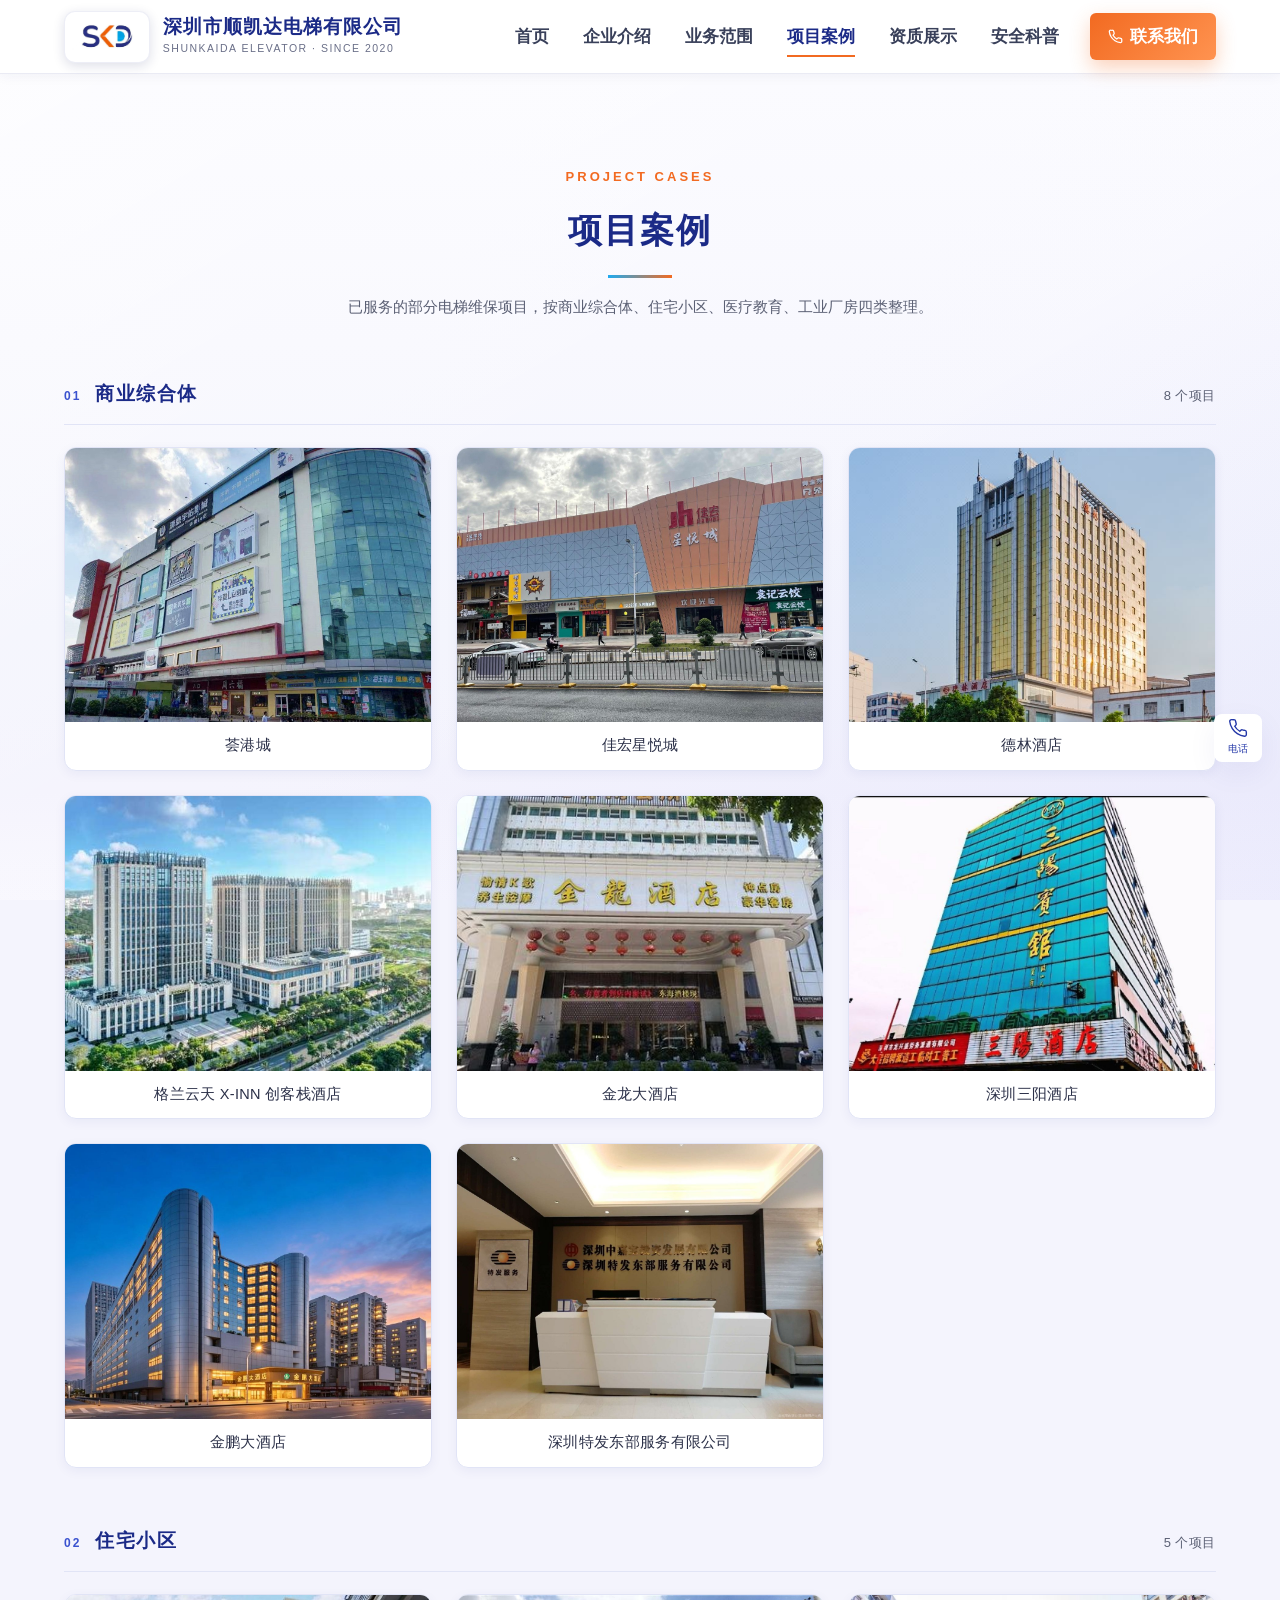
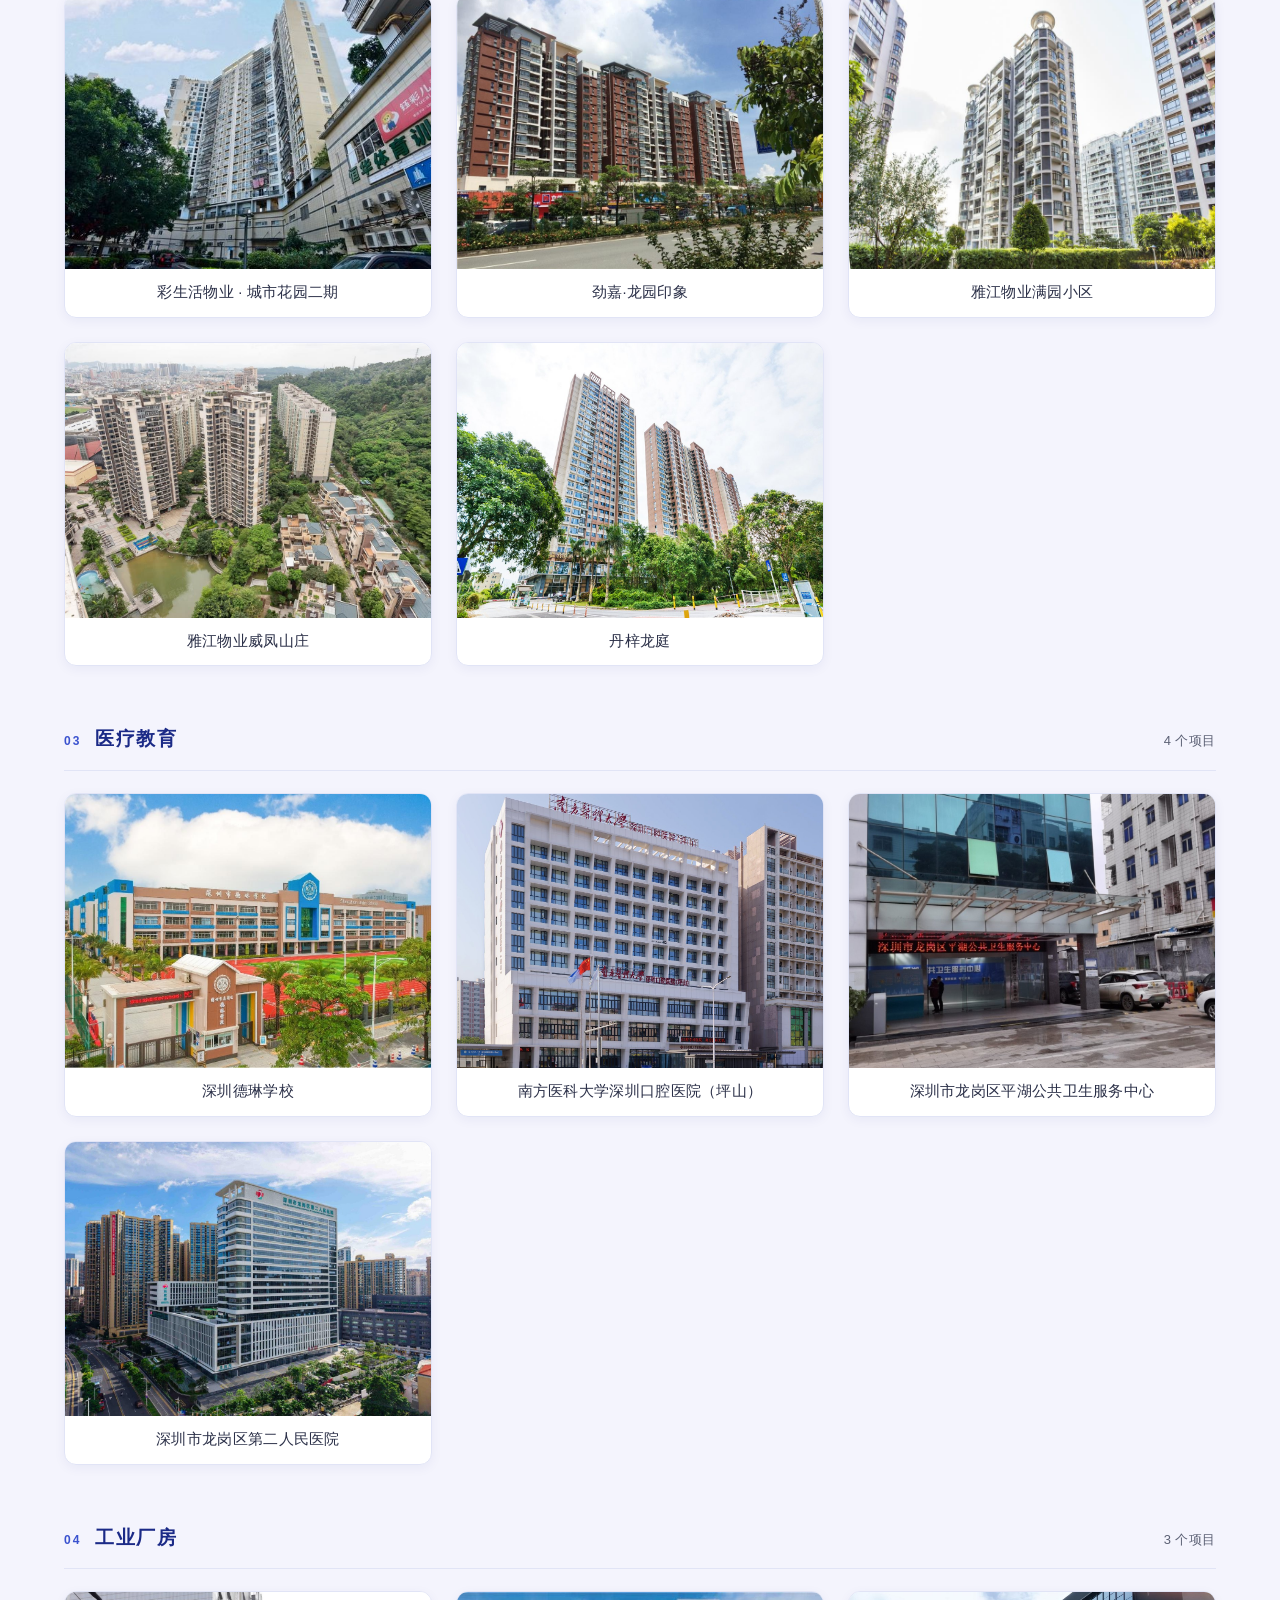
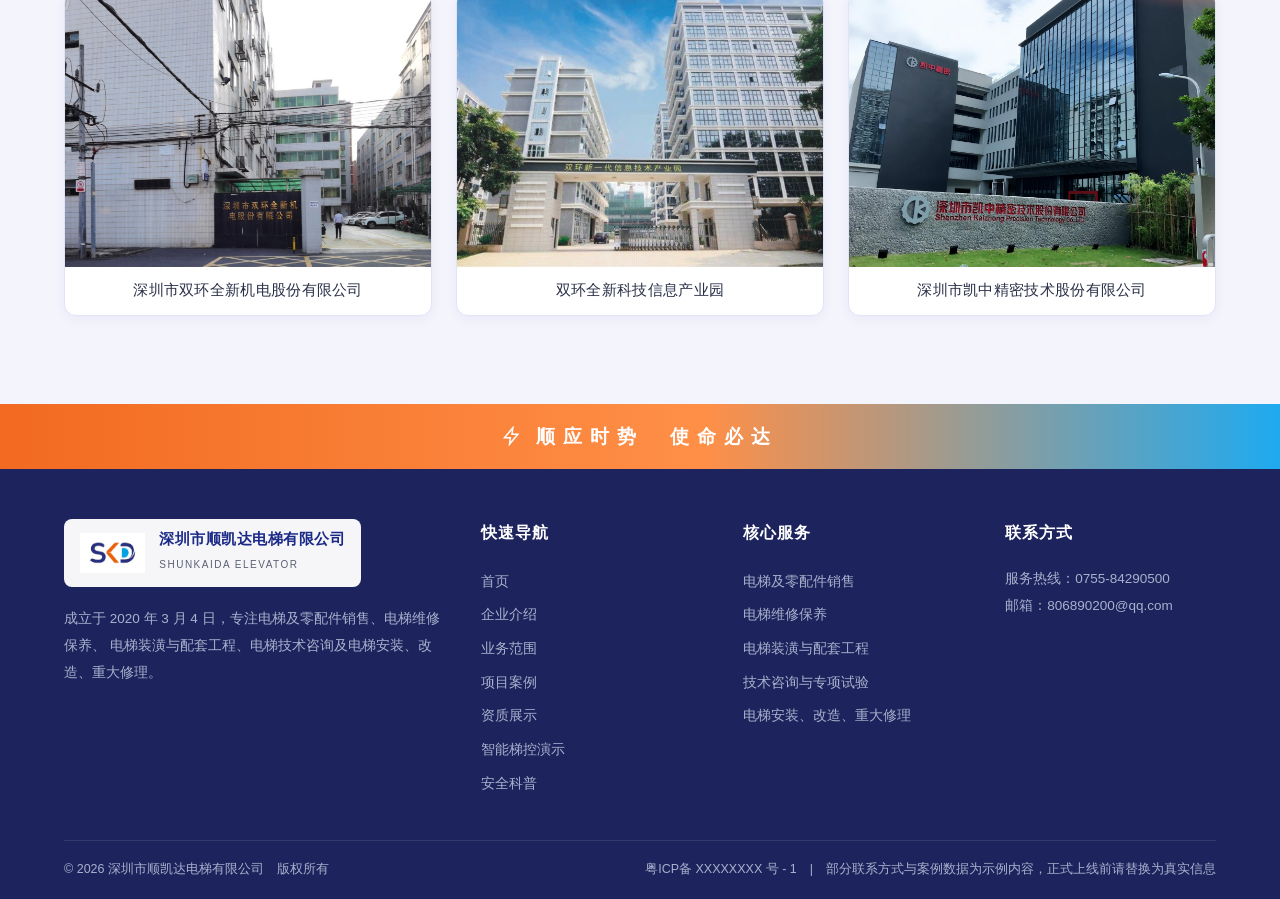
<file: pages/cases.html>
<!DOCTYPE html>
<html lang="zh-CN">
<head>
<meta charset="UTF-8">
<meta name="viewport" content="width=device-width, initial-scale=1.0">
<title>项目案例 - 深圳市顺凯达电梯有限公司</title>
<meta name="description" content="顺凯达电梯在保项目案例：商业综合体、住宅小区、医疗教育、工业厂房四类，含荟港城、格兰云天、彩生活城市花园、德琳学校、双环全新、凯中精密等项目。">
<meta name="keywords" content="深圳电梯公司,顺凯达电梯,SKD,电梯维保,电梯改造,电梯安装,电梯维修,电梯安全科普">
<link rel="icon" href="../favicon.ico" sizes="any">
<link rel="icon" type="image/png" href="../favicon-32.png" sizes="32x32">
<link rel="apple-touch-icon" href="../apple-touch-icon.png">
<link rel="stylesheet" href="../css/style.css?v=20261111k">
<link rel="stylesheet" href="../css/pages.css?v=20261111k">
<link rel="stylesheet" href="../css/nav-sub.css?v=20261111k">
</head>
<body class="page page--cases">

<!-- ===================== 导航 ===================== -->
<header class="header" id="header">
  <div class="container">
    <a href="../index.html" class="logo">
      <!-- 公司商标 -->
      <img class="logo-img" src="../assets/logo.jpg" alt="顺凯达电梯 SKD 商标">
      <div class="logo-txt">
        <strong>深圳市顺凯达电梯有限公司</strong>
        <small>SHUNKAIDA ELEVATOR · SINCE 2020</small>
      </div>
    </a>

    <nav class="nav" id="nav">
      <a href="../index.html">首页</a>
      <a href="about.html">企业介绍</a>
      <a href="services.html">业务范围</a>
      <a href="cases.html" class="active" aria-current="page">项目案例</a>
      <a href="qualification.html">资质展示</a>
      <a href="safety.html">安全科普</a>
      <a href="contact.html" class="tel">
        <svg viewBox="0 0 24 24" width="15" height="15" fill="none" stroke="currentColor" stroke-width="2">
          <path d="M22 16.9v3a2 2 0 01-2.2 2 19.8 19.8 0 01-8.6-3.1 19.5 19.5 0 01-6-6A19.8 19.8 0 012.1 4.2 2 2 0 014.1 2h3a2 2 0 012 1.7c.1 1 .4 1.9.7 2.8a2 2 0 01-.5 2.1L8.1 9.9a16 16 0 006 6l1.3-1.3a2 2 0 012.1-.4c.9.3 1.8.6 2.8.7a2 2 0 011.7 2z"/>
        </svg>
        联系我们
      </a>
    </nav>

    <button class="hamburger" id="hamburger" aria-label="菜单">
      <i></i><i></i><i></i>
    </button>
  </div>
</header>

<!-- ===================== 项目案例 ===================== -->
<section class="section" id="cases" data-nav-flat>
  <div class="container">
    <div class="sec-head reveal">
      <div class="tag">PROJECT CASES</div>
      <h2>项目案例</h2>
      <p>已服务的部分电梯维保项目，按商业综合体、住宅小区、医疗教育、工业厂房四类整理。</p>
    </div>

    <div class="case-groups">
      <div class="case-group reveal" id="case-mall">
        <div class="case-group__head">
          <span class="case-group__no">01</span>
          <h3>商业综合体</h3>
          <span class="case-group__count">8 个项目</span>
        </div>
        <div class="case-gallery">
          <figure class="case-shot">
            <img src="../assets/cases/huigang-city.jpg" alt="荟港城电梯维保项目" loading="lazy" decoding="async">
            <figcaption>荟港城</figcaption>
          </figure>
          <figure class="case-shot">
            <img src="../assets/cases/jiahong-xingyue.jpg" alt="佳宏星悦城电梯维保项目" loading="lazy" decoding="async">
            <figcaption>佳宏星悦城</figcaption>
          </figure>
          <figure class="case-shot">
            <img src="../assets/cases/delin-hotel.jpg" alt="德林酒店电梯维保项目" loading="lazy" decoding="async">
            <figcaption>德林酒店</figcaption>
          </figure>
          <figure class="case-shot">
            <img src="../assets/cases/gloriant-xinn-hotel.jpg" alt="格兰云天 X-INN 创客栈酒店电梯维保项目" loading="lazy" decoding="async">
            <figcaption>格兰云天 X-INN 创客栈酒店</figcaption>
          </figure>
          <figure class="case-shot">
            <img src="../assets/cases/jinlong-hotel.jpg" alt="金龙酒店电梯维保项目" loading="lazy" decoding="async">
            <figcaption>金龙大酒店</figcaption>
          </figure>
          <figure class="case-shot">
            <img src="../assets/cases/sanyang-hotel.jpg" alt="三阳酒店电梯维保项目" loading="lazy" decoding="async">
            <figcaption>深圳三阳酒店</figcaption>
          </figure>
          <figure class="case-shot">
            <img src="../assets/cases/jinpeng-hotel.jpg" alt="金鹏大酒店电梯维保项目" loading="lazy" decoding="async">
            <figcaption>金鹏大酒店</figcaption>
          </figure>
          <figure class="case-shot">
            <img src="../assets/cases/tefa-east-service.jpg" alt="深圳特发东部服务有限公司电梯维保项目" loading="lazy" decoding="async">
            <figcaption>深圳特发东部服务有限公司</figcaption>
          </figure>
        </div>
      </div>

      <div class="case-group reveal" id="case-residential">
        <div class="case-group__head">
          <span class="case-group__no">02</span>
          <h3>住宅小区</h3>
          <span class="case-group__count">5 个项目</span>
        </div>
        <div class="case-gallery">
          <figure class="case-shot">
            <img src="../assets/cases/caishenghuo-citygarden.jpg" alt="彩生活物业城市花园二期电梯维保项目" loading="lazy" decoding="async">
            <figcaption>彩生活物业 · 城市花园二期</figcaption>
          </figure>
          <figure class="case-shot">
            <img src="../assets/cases/longyuan-yinxiang.jpg" alt="龙园印象名苑电梯维保项目" loading="lazy" decoding="async">
            <figcaption>劲嘉·龙园印象</figcaption>
          </figure>
          <figure class="case-shot">
            <img src="../assets/cases/manyuan-community.jpg" alt="满园小区电梯维保项目" loading="lazy" decoding="async">
            <figcaption>雅江物业满园小区</figcaption>
          </figure>
		  <figure class="case-shot">
            <img src="../assets/cases/weifeng-villa.jpg" alt="威风山庄电梯维保项目" loading="lazy" decoding="async">
            <figcaption>雅江物业威凤山庄</figcaption>
          </figure>
          <figure class="case-shot">
            <img src="../assets/cases/danzi-longting.jpg" alt="丹梓龙庭电梯维保项目" loading="lazy" decoding="async">
            <figcaption>丹梓龙庭</figcaption>
          </figure>
         </div>
      </div>

      <div class="case-group reveal" id="case-medical">
        <div class="case-group__head">
          <span class="case-group__no">03</span>
          <h3>医疗教育</h3>
          <span class="case-group__count">4 个项目</span>
        </div>
        <div class="case-gallery">
          <figure class="case-shot">
            <img src="../assets/cases/delin-school.jpg" alt="德琳学校电梯维保项目" loading="lazy" decoding="async">
            <figcaption>深圳德琳学校</figcaption>
          </figure>
          <figure class="case-shot">
            <img src="../assets/cases/sudent-dental.jpg" alt="南科大口腔坪山电梯维保项目" loading="lazy" decoding="async">
            <figcaption>南方医科大学深圳口腔医院（坪山）</figcaption>
          </figure>
          <figure class="case-shot">
            <img src="../assets/cases/pinghu-health.jpg" alt="平湖公共卫生服务中心电梯维保项目" loading="lazy" decoding="async">
            <figcaption>深圳市龙岗区平湖公共卫生服务中心</figcaption>
          </figure>
          <figure class="case-shot">
            <img src="../assets/cases/longgang-hospital.jpg" alt="深圳市龙岗区第二人民医院电梯维保项目" loading="lazy" decoding="async">
            <figcaption>深圳市龙岗区第二人民医院</figcaption>
          </figure>
        </div>
      </div>

      <div class="case-group reveal" id="case-industrial">
        <div class="case-group__head">
          <span class="case-group__no">04</span>
          <h3>工业厂房</h3>
          <span class="case-group__count">3 个项目</span>
        </div>
        <div class="case-gallery">
          <figure class="case-shot">
            <img src="../assets/cases/shuanghuan-jidian.jpg" alt="双环全新机电电梯维保项目" loading="lazy" decoding="async">
            <figcaption>深圳市双环全新机电股份有限公司</figcaption>
          </figure>
          <figure class="case-shot">
            <img src="../assets/cases/shuanghuan-park.jpg" alt="双环全新产业园电梯维保项目" loading="lazy" decoding="async">
            <figcaption>双环全新科技信息产业园</figcaption>
          </figure>
          <figure class="case-shot">
            <img src="../assets/cases/kaizhong-precision.jpg" alt="凯中精密电梯维保项目" loading="lazy" decoding="async">
            <figcaption>深圳市凯中精密技术股份有限公司</figcaption>
          </figure>
        </div>
      </div>
    </div>
  </div>
</section>

<!-- ===================== 页脚 ===================== -->
<footer class="footer">
  <!-- 页脚口号条 -->
  <div class="footer-slogan">
    <div class="container">
      <svg viewBox="0 0 24 24"><path d="M13 2L3 14h7l-1 8 10-12h-7l1-8z"/></svg>
      <strong>顺应时势 &nbsp;使命必达</strong>
    </div>
  </div>

  <div class="container">
    <div class="footer-grid">
      <div>
        <div class="f-logo">
          <img src="../assets/logo.jpg" alt="顺凯达电梯 SKD 商标">
          <div>
            <strong>深圳市顺凯达电梯有限公司</strong>
            <small>SHUNKAIDA ELEVATOR</small>
          </div>
        </div>
        <p>
          成立于 2020 年 3 月 4 日，专注电梯及零配件销售、电梯维修保养、
          电梯装潢与配套工程、电梯技术咨询及电梯安装、改造、重大修理。
        </p>
      </div>
      <div>
        <h4>快速导航</h4>
        <ul>
          <li><a href="../index.html">首页</a></li>
          <li><a href="about.html">企业介绍</a></li>
          <li><a href="services.html">业务范围</a></li>
          <li><a href="cases.html">项目案例</a></li>
          <li><a href="qualification.html">资质展示</a></li>
          <li><a href="smart-lift.html">智能梯控演示</a></li>
          <li><a href="safety.html">安全科普</a></li>
        </ul>
      </div>
      <div>
        <h4>核心服务</h4>
        <ul>
          <li><a href="services.html">电梯及零配件销售</a></li>
          <li><a href="services.html">电梯维修保养</a></li>
          <li><a href="services.html">电梯装潢与配套工程</a></li>
          <li><a href="services.html">技术咨询与专项试验</a></li>
		  <li><a href="services.html">电梯安装、改造、重大修理</a></li>
        </ul>
      </div>
      <div>
        <h4>联系方式</h4>
        <p>服务热线：0755-84290500<br>邮箱：806890200@qq.com</p>
      </div>
    </div>
    <div class="footer-bottom">
      <span>© 2026 深圳市顺凯达电梯有限公司　版权所有</span>
      <span>粤ICP备 XXXXXXXX 号 - 1　|　部分联系方式与案例数据为示例内容，正式上线前请替换为真实信息</span>
    </div>
  </div>
</footer>

<!-- ===================== 侧边悬浮 ===================== -->
<div class="side-float">
  <a href="tel:0755-84290500" title="电话咨询">
    <svg viewBox="0 0 24 24"><path d="M22 16.9v3a2 2 0 01-2.2 2 19.8 19.8 0 01-8.6-3.1 19.5 19.5 0 01-6-6A19.8 19.8 0 012.1 4.2 2 2 0 014.1 2h3a2 2 0 012 1.7c.1 1 .4 1.9.7 2.8a2 2 0 01-.5 2.1L8.1 9.9a16 16 0 006 6l1.3-1.3a2 2 0 012.1-.4c.9.3 1.8.6 2.8.7a2 2 0 011.7 2z"/></svg>
    电话
  </a>
  <a href="#" id="toTop" title="回到顶部">
    <svg viewBox="0 0 24 24"><path d="M12 19V5M6 11l6-6 6 6"/></svg>
    顶部
  </a>
</div>

<script src="../js/site.js?v=20261111k"></script>
<script src="../js/nav-map.js?v=20261111k"></script>
<script src="../js/nav-sub.js?v=20261111k"></script>
</body>
</html>
</file>
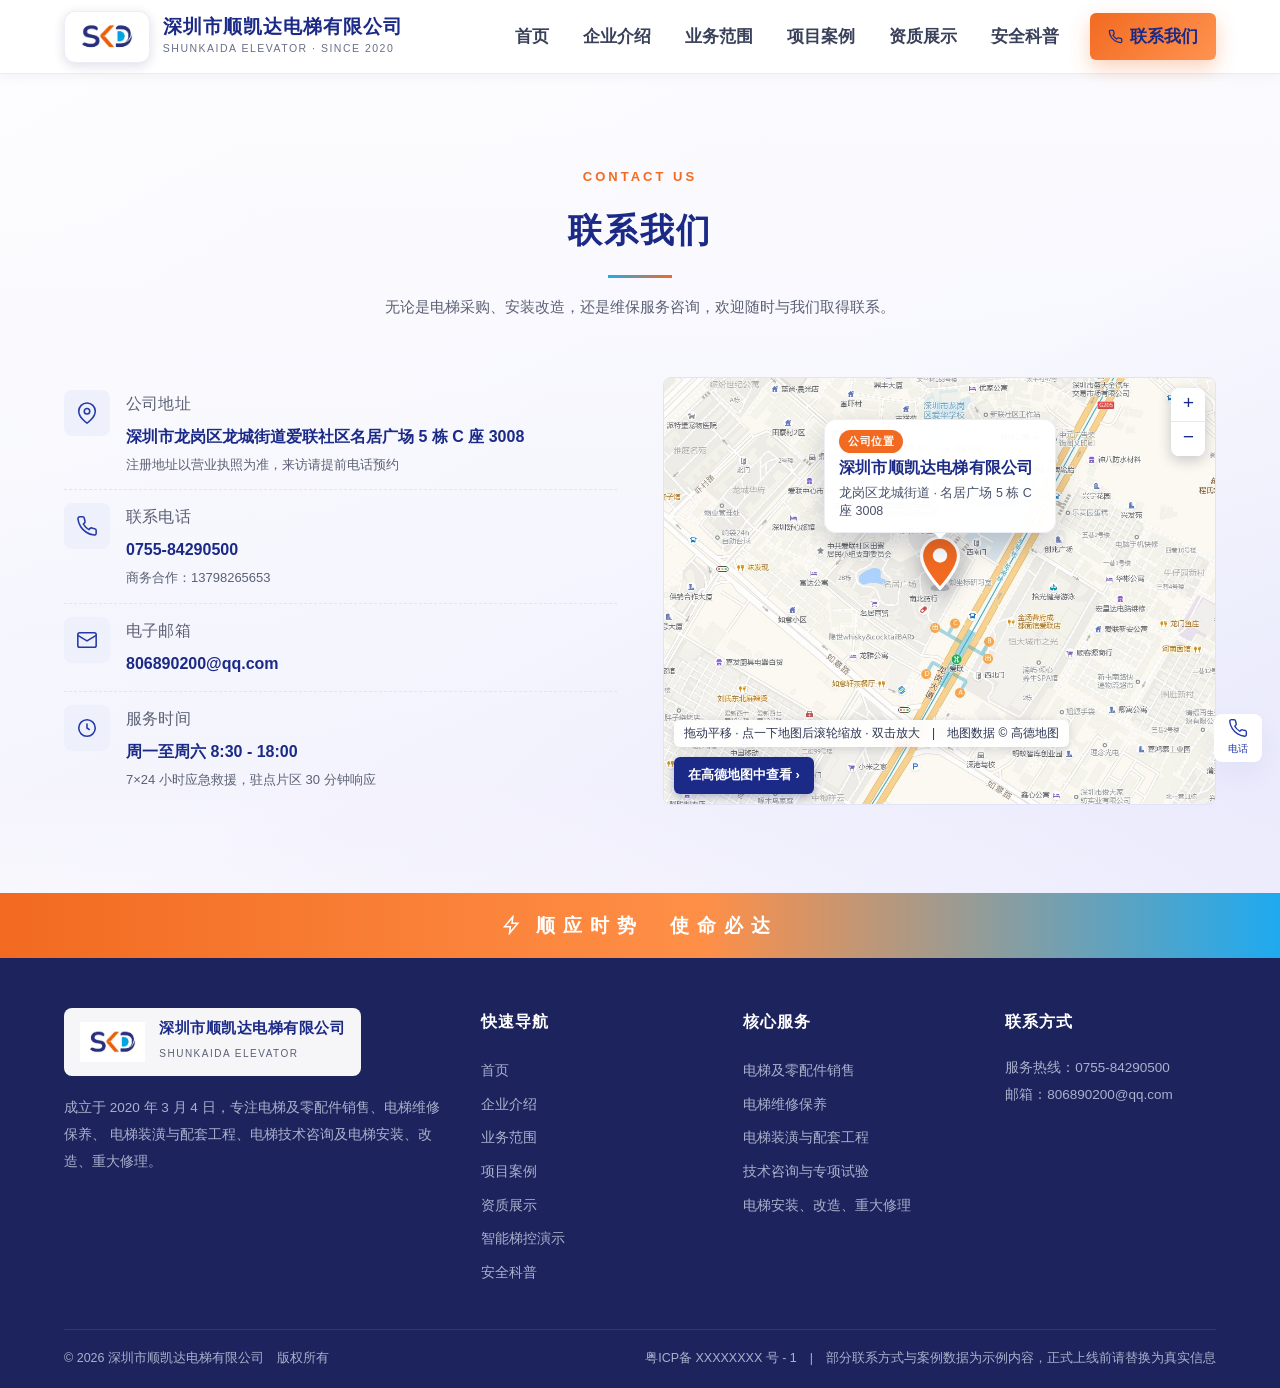
<file: pages/contact.html>
<!DOCTYPE html>
<html lang="zh-CN">
<head>
<meta charset="UTF-8">
<meta name="viewport" content="width=device-width, initial-scale=1.0">
<title>联系我们 - 深圳市顺凯达电梯有限公司</title>
<meta name="description" content="深圳市顺凯达电梯有限公司联系方式：地址深圳市龙岗区龙城街道爱联社区名居广场 5 栋 C 座 3008，电话 0755-84290500，商务 13798265653，7×24 小时应急救援，驻点片区 30 分钟响应。">
<meta name="keywords" content="深圳电梯公司,顺凯达电梯,SKD,电梯维保,电梯改造,电梯安装,电梯维修,电梯安全科普">
<link rel="icon" href="../favicon.ico" sizes="any">
<link rel="icon" type="image/png" href="../favicon-32.png" sizes="32x32">
<link rel="apple-touch-icon" href="../apple-touch-icon.png">
<!-- Leaflet：只用来把地图瓦片拼成可拖可缩的画布，必须排在本站样式之前 -->
<link rel="stylesheet" href="../assets/vendor/leaflet/leaflet.css?v=20261111k">
<link rel="stylesheet" href="../css/style.css?v=20261111k">
<link rel="stylesheet" href="../css/pages.css?v=20261111k">
<link rel="stylesheet" href="../css/nav-sub.css?v=20261111k">
</head>
<body class="page page--contact">

<!-- ===================== 导航 ===================== -->
<header class="header" id="header">
  <div class="container">
    <a href="../index.html" class="logo">
      <!-- 公司商标 -->
      <img class="logo-img" src="../assets/logo.jpg" alt="顺凯达电梯 SKD 商标">
      <div class="logo-txt">
        <strong>深圳市顺凯达电梯有限公司</strong>
        <small>SHUNKAIDA ELEVATOR · SINCE 2020</small>
      </div>
    </a>

    <nav class="nav" id="nav">
      <a href="../index.html">首页</a>
      <a href="about.html">企业介绍</a>
      <a href="services.html">业务范围</a>
      <a href="cases.html">项目案例</a>
      <a href="qualification.html">资质展示</a>
      <a href="safety.html">安全科普</a>
      <a href="contact.html" class="tel active" aria-current="page">
        <svg viewBox="0 0 24 24" width="15" height="15" fill="none" stroke="currentColor" stroke-width="2">
          <path d="M22 16.9v3a2 2 0 01-2.2 2 19.8 19.8 0 01-8.6-3.1 19.5 19.5 0 01-6-6A19.8 19.8 0 012.1 4.2 2 2 0 014.1 2h3a2 2 0 012 1.7c.1 1 .4 1.9.7 2.8a2 2 0 01-.5 2.1L8.1 9.9a16 16 0 006 6l1.3-1.3a2 2 0 012.1-.4c.9.3 1.8.6 2.8.7a2 2 0 011.7 2z"/>
        </svg>
        联系我们
      </a>
    </nav>

    <button class="hamburger" id="hamburger" aria-label="菜单">
      <i></i><i></i><i></i>
    </button>
  </div>
</header>

<!-- ===================== 联系我们 ===================== -->
<section class="section section--soft" id="contact" data-nav-flat>
  <div class="container">
    <div class="sec-head reveal">
      <div class="tag">CONTACT US</div>
      <h2>联系我们</h2>
      <p>无论是电梯采购、安装改造，还是维保服务咨询，欢迎随时与我们取得联系。</p>
    </div>

    <div class="contact-wrap">
      <div class="contact-info reveal" data-nav-sub id="contact-way" data-nav-label="联系方式">
        <div class="item">
          <div class="ico"><svg viewBox="0 0 24 24"><path d="M21 10c0 7-9 13-9 13s-9-6-9-13a9 9 0 0118 0z"/><circle cx="12" cy="10" r="3"/></svg></div>
          <div>
            <h4>公司地址</h4>
            <p>深圳市龙岗区龙城街道爱联社区名居广场 5 栋 C 座 3008</p>
            <div class="sub">注册地址以营业执照为准，来访请提前电话预约</div>
          </div>
        </div>
        <div class="item">
          <div class="ico"><svg viewBox="0 0 24 24"><path d="M22 16.9v3a2 2 0 01-2.2 2 19.8 19.8 0 01-8.6-3.1 19.5 19.5 0 01-6-6A19.8 19.8 0 012.1 4.2 2 2 0 014.1 2h3a2 2 0 012 1.7c.1 1 .4 1.9.7 2.8a2 2 0 01-.5 2.1L8.1 9.9a16 16 0 006 6l1.3-1.3a2 2 0 012.1-.4c.9.3 1.8.6 2.8.7a2 2 0 011.7 2z"/></svg></div>
          <div>
            <h4>联系电话</h4>
            <p>0755-84290500</p>
            <div class="sub">商务合作：13798265653</div>
          </div>
        </div>
        <div class="item">
          <div class="ico"><svg viewBox="0 0 24 24"><rect x="2" y="4" width="20" height="16" rx="2"/><path d="M2 7l10 6 10-6"/></svg></div>
          <div>
            <h4>电子邮箱</h4>
            <p>806890200@qq.com</p>
          </div>
        </div>
        <div class="item">
          <div class="ico"><svg viewBox="0 0 24 24"><circle cx="12" cy="12" r="9"/><path d="M12 7v5l3 2"/></svg></div>
          <div>
            <h4>服务时间</h4>
            <p>周一至周六 8:30 - 18:00</p>
            <div class="sub">7×24 小时应急救援，驻点片区 30 分钟响应</div>
          </div>
        </div>
      </div>

      <!-- 交互式位置图：底图取高德的公开瓦片，由 Leaflet 在本地拼装成画布，
           不加载高德网页、不需要账号或 Key，所以未登录也能拖动、滚轮 / 双指缩放
           （实现与原因见 js/map.js 文件头）。整块不套 <a>，否则会吃掉拖拽手势，
           跳转改由右下角按钮负责。 -->
      <div class="map-box reveal">
        <div class="map-canvas" id="companyMap" role="application" aria-label="深圳市顺凯达电梯有限公司位置地图，可拖动平移与缩放"></div>
        <div class="map-actions">
          <span class="map-hint">拖动平移 · 点一下地图后滚轮缩放 · 双击放大　|　地图数据 © 高德地图</span>
          <a class="map-open" href="https://uri.amap.com/marker?position=114.234087,22.698694&amp;name=%E6%B7%B1%E5%9C%B3%E5%B8%82%E9%A1%BA%E5%87%AF%E8%BE%BE%E7%94%B5%E6%A2%AF%E6%9C%89%E9%99%90%E5%85%AC%E5%8F%B8&amp;src=web&amp;coordinate=gaode" target="_blank" rel="noopener">在高德地图中查看 ›</a>
        </div>
      </div>
    </div>
  </div>
</section>

<!-- ===================== 页脚 ===================== -->
<footer class="footer">
  <!-- 页脚口号条 -->
  <div class="footer-slogan">
    <div class="container">
      <svg viewBox="0 0 24 24"><path d="M13 2L3 14h7l-1 8 10-12h-7l1-8z"/></svg>
      <strong>顺应时势 &nbsp;使命必达</strong>
    </div>
  </div>

  <div class="container">
    <div class="footer-grid">
      <div>
        <div class="f-logo">
          <img src="../assets/logo.jpg" alt="顺凯达电梯 SKD 商标">
          <div>
            <strong>深圳市顺凯达电梯有限公司</strong>
            <small>SHUNKAIDA ELEVATOR</small>
          </div>
        </div>
        <p>
          成立于 2020 年 3 月 4 日，专注电梯及零配件销售、电梯维修保养、
          电梯装潢与配套工程、电梯技术咨询及电梯安装、改造、重大修理。
        </p>
      </div>
      <div>
        <h4>快速导航</h4>
        <ul>
          <li><a href="../index.html">首页</a></li>
          <li><a href="about.html">企业介绍</a></li>
          <li><a href="services.html">业务范围</a></li>
          <li><a href="cases.html">项目案例</a></li>
          <li><a href="qualification.html">资质展示</a></li>
          <li><a href="smart-lift.html">智能梯控演示</a></li>
          <li><a href="safety.html">安全科普</a></li>
        </ul>
      </div>
      <div>
        <h4>核心服务</h4>
        <ul>
          <li><a href="services.html">电梯及零配件销售</a></li>
          <li><a href="services.html">电梯维修保养</a></li>
          <li><a href="services.html">电梯装潢与配套工程</a></li>
          <li><a href="services.html">技术咨询与专项试验</a></li>
		  <li><a href="services.html">电梯安装、改造、重大修理</a></li>
        </ul>
      </div>
      <div>
        <h4>联系方式</h4>
        <p>服务热线：0755-84290500<br>邮箱：806890200@qq.com</p>
      </div>
    </div>
    <div class="footer-bottom">
      <span>© 2026 深圳市顺凯达电梯有限公司　版权所有</span>
      <span>粤ICP备 XXXXXXXX 号 - 1　|　部分联系方式与案例数据为示例内容，正式上线前请替换为真实信息</span>
    </div>
  </div>
</footer>

<!-- ===================== 侧边悬浮 ===================== -->
<div class="side-float">
  <a href="tel:0755-84290500" title="电话咨询">
    <svg viewBox="0 0 24 24"><path d="M22 16.9v3a2 2 0 01-2.2 2 19.8 19.8 0 01-8.6-3.1 19.5 19.5 0 01-6-6A19.8 19.8 0 012.1 4.2 2 2 0 014.1 2h3a2 2 0 012 1.7c.1 1 .4 1.9.7 2.8a2 2 0 01-.5 2.1L8.1 9.9a16 16 0 006 6l1.3-1.3a2 2 0 012.1-.4c.9.3 1.8.6 2.8.7a2 2 0 011.7 2z"/></svg>
    电话
  </a>
  <a href="#" id="toTop" title="回到顶部">
    <svg viewBox="0 0 24 24"><path d="M12 19V5M6 11l6-6 6 6"/></svg>
    顶部
  </a>
</div>

<script src="../assets/vendor/leaflet/leaflet.js?v=20261111k"></script>
<script src="../js/site.js?v=20261111k"></script>
<script src="../js/nav-map.js?v=20261111k"></script>
<script src="../js/nav-sub.js?v=20261111k"></script>
<script src="../js/map.js?v=20261111k"></script>
</body>
</html>
</file>
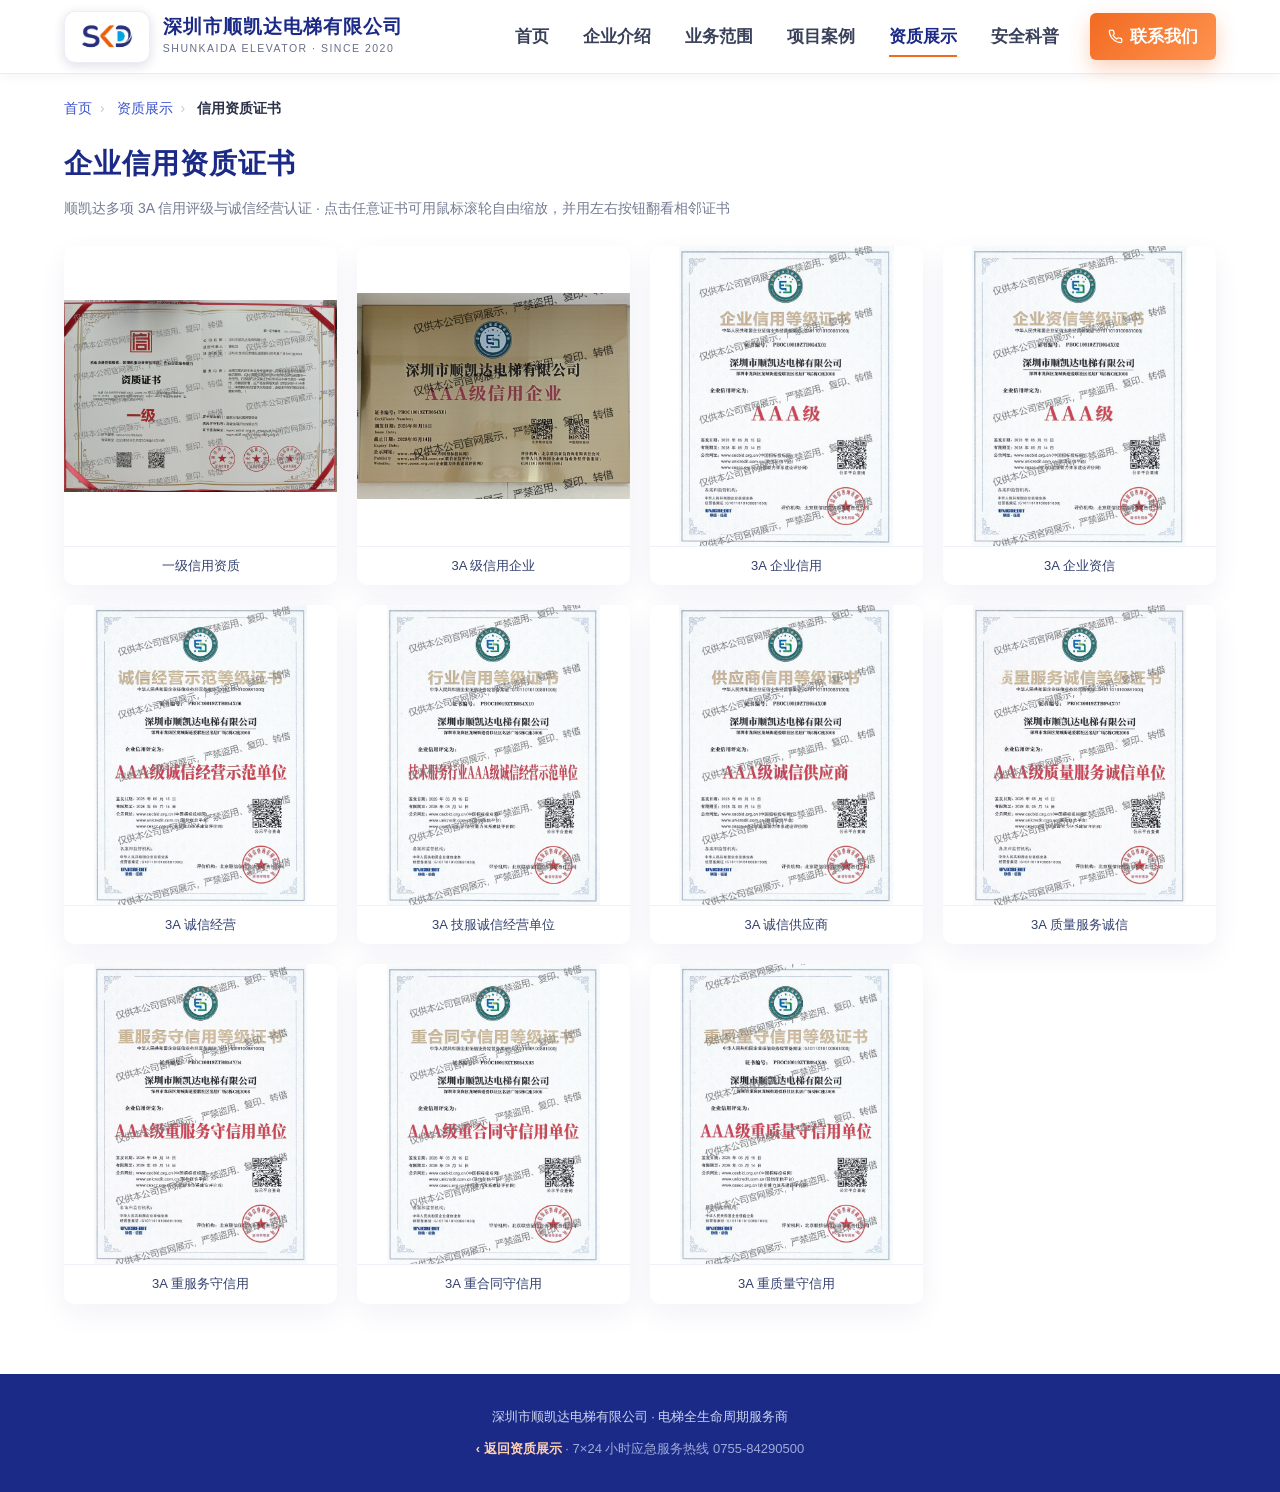
<file: pages/credit-certificates.html>
<!DOCTYPE html>
<html lang="zh-CN">
<head>
<meta charset="UTF-8">
<meta name="viewport" content="width=device-width, initial-scale=1.0">
<title>企业信用资质证书 - 顺凯达电梯官网</title>
<link rel="icon" href="../favicon.ico" sizes="any">
<link rel="icon" type="image/png" href="../favicon-32.png" sizes="32x32">
<link rel="apple-touch-icon" href="../apple-touch-icon.png">
<link rel="stylesheet" href="../css/credit-certificates.css?v=20261111k">
<link rel="stylesheet" href="../css/nav-sub.css?v=20261111k">
</head>
<body>

<!-- ===================== 导航（与主站一致） ===================== -->
<header class="header" id="header">
  <div class="container">
    <a href="../index.html" class="logo">
      <img class="logo-img" src="../assets/logo.jpg" alt="顺凯达电梯 SKD 商标">
      <div class="logo-txt">
        <strong>深圳市顺凯达电梯有限公司</strong>
        <small>SHUNKAIDA ELEVATOR · SINCE 2020</small>
      </div>
    </a>
    <nav class="nav" id="nav">
      <a href="../index.html">首页</a>
      <a href="about.html">企业介绍</a>
      <a href="services.html">业务范围</a>
      <a href="cases.html">项目案例</a>
      <a href="qualification.html" class="active">资质展示</a>
      <a href="safety.html">安全科普</a>
      <a href="contact.html" class="tel">
        <svg viewBox="0 0 24 24" width="15" height="15" fill="none" stroke="currentColor" stroke-width="2"><path d="M22 16.9v3a2 2 0 01-2.2 2 19.8 19.8 0 01-8.6-3.1 19.5 19.5 0 01-6-6A19.8 19.8 0 012.1 4.2 2 2 0 014.1 2h3a2 2 0 012 1.7c.1 1 .4 1.9.7 2.8a2 2 0 01-.5 2.1L8.1 9.9a16 16 0 006 6l1.3-1.3a2 2 0 012.1-.4c.9.3 1.8.6 2.8.7a2 2 0 011.7 2z"/></svg>
        联系我们
      </a>
    </nav>
    <button class="hamburger" id="hamburger" aria-label="菜单"><i></i><i></i><i></i></button>
  </div>
</header>

<!-- ===================== 子页内容 ===================== -->
<main class="container">
  <div class="crumb">
    <a href="../index.html">首页</a><span>›</span>
    <a href="qualification.html">资质展示</a><span>›</span>
    <b>信用资质证书</b>
  </div>

  <div class="cert-main">
    <h1>企业信用资质证书</h1>
    <p class="cert-sub">顺凯达多项 3A 信用评级与诚信经营认证 · 点击任意证书可用鼠标滚轮自由缩放，并用左右按钮翻看相邻证书</p>
    <div class="cert-grid">
      <figure><img src="../assets/credit-01.jpg?v=20261111k" alt="一级信用资质"><figcaption>一级信用资质</figcaption></figure>
      <figure><img src="../assets/credit-02.jpg?v=20261111k" alt="3A级信用企业"><figcaption>3A 级信用企业</figcaption></figure>
      <figure><img src="../assets/credit-03.jpg?v=20261111k" alt="3A企业信用"><figcaption>3A 企业信用</figcaption></figure>
      <figure><img src="../assets/credit-04.jpg?v=20261111k" alt="3A企业资信"><figcaption>3A 企业资信</figcaption></figure>
      <figure><img src="../assets/credit-05.jpg?v=20261111k" alt="3A诚信经营"><figcaption>3A 诚信经营</figcaption></figure>
      <figure><img src="../assets/credit-06.jpg?v=20261111k" alt="3A技服诚信经营单位"><figcaption>3A 技服诚信经营单位</figcaption></figure>
      <figure><img src="../assets/credit-07.jpg?v=20261111k" alt="3A诚信供应商"><figcaption>3A 诚信供应商</figcaption></figure>
      <figure><img src="../assets/credit-08.jpg?v=20261111k" alt="3A质量服务诚信"><figcaption>3A 质量服务诚信</figcaption></figure>
      <figure><img src="../assets/credit-09.jpg?v=20261111k" alt="3A重服务守信用"><figcaption>3A 重服务守信用</figcaption></figure>
      <figure><img src="../assets/credit-10.jpg?v=20261111k" alt="3A重合同守信用"><figcaption>3A 重合同守信用</figcaption></figure>
      <figure><img src="../assets/credit-11.jpg?v=20261111k" alt="3A重质量守信用"><figcaption>3A 重质量守信用</figcaption></figure>
    </div>
  </div>
</main>

<!-- ===================== 页脚 ===================== -->
<footer class="cert-footer">
  <div class="container">
    <p>深圳市顺凯达电梯有限公司 · 电梯全生命周期服务商</p>
    <p class="cr"><a href="qualification.html">‹ 返回资质展示</a> · 7×24 小时应急服务热线 0755-84290500</p>
  </div>
</footer>

<!-- ===================== 证书缩放查看器（带左右翻页） ===================== -->
<div class="zoom-viewer" id="zoomViewer">
  <div class="zoom-bar">
    <span class="zoom-info" id="zoomInfo">1 / 11</span>
    <button class="zoom-btn" id="zoomReset">复位</button>
    <button class="zoom-btn" id="zoomClose">关闭 ✕</button>
  </div>
  <div class="zoom-nav zoom-prev" id="zoomPrev" title="上一张">‹</div>
  <div class="zoom-nav zoom-next" id="zoomNext" title="下一张">›</div>
  <div class="zoom-stage" id="zoomStage">
    <img id="zoomImg" alt="">
  </div>
  <div class="zoom-tip">滚轮缩放 · 拖拽平移 · 左右按钮/方向键翻页 · 双击复位 · Esc 关闭</div>
</div>

<script>
(function(){
  /* ---------- 复用主站：移动端菜单 + 滚动阴影 ---------- */
  var hamburger = document.getElementById('hamburger');
  var nav = document.getElementById('nav');
  var header = document.getElementById('header');
  hamburger.addEventListener('click', function(){
    hamburger.classList.toggle('open'); nav.classList.toggle('open');
  });
  nav.addEventListener('click', function(e){
    if (e.target.tagName === 'A'){ hamburger.classList.remove('open'); nav.classList.remove('open'); }
  });
  window.addEventListener('scroll', function(){
    header.classList.toggle('scrolled', (window.pageYOffset || 0) > 10);
  }, { passive:true });

  /* ---------- 证书数据 ---------- */
  var figures = Array.prototype.slice.call(document.querySelectorAll('.cert-grid figure'));
  var certs = figures.map(function(f){
    var im = f.querySelector('img');
    return { src: im.src, name: im.alt };
  });
  var N = certs.length;

  /* ---------- 缩放查看器 ---------- */
  var viewer = document.getElementById('zoomViewer');
  var stage  = document.getElementById('zoomStage');
  var img    = document.getElementById('zoomImg');
  var info   = document.getElementById('zoomInfo');

  var scale = 1, tx = 0, ty = 0, MIN = 0.5, MAX = 8;
  var idx = 0;
  var isDown = false, sx = 0, sy = 0, stx = 0, sty = 0, moved = false;

  function clamp(v){ return Math.min(MAX, Math.max(MIN, v)); }
  function apply(){
    img.style.transform = 'translate(' + tx + 'px,' + ty + 'px) scale(' + scale + ')';
    info.textContent = (idx + 1) + ' / ' + N + ' · ' + certs[idx].name + ' · ' + Math.round(scale * 100) + '%';
  }
  function load(i){
    idx = (i + N) % N;
    img.src = certs[idx].src; img.alt = certs[idx].name;
    scale = 1; tx = 0; ty = 0; apply();
  }
  function open(i){
    load(i); viewer.classList.add('open'); document.body.style.overflow = 'hidden';
  }
  function close(){
    viewer.classList.remove('open'); document.body.style.overflow = ''; img.src = '';
  }
  function zoomAt(factor, clientX, clientY){
    var ns = clamp(scale * factor);
    if (ns === scale) return;
    var rect = stage.getBoundingClientRect();
    var k = 1 - ns / scale;
    tx += (clientX - rect.left - rect.width  / 2) * k;
    ty += (clientY - rect.top  - rect.height / 2) * k;
    scale = ns; apply();
  }

  figures.forEach(function(fig, i){
    fig.addEventListener('click', function(){ open(i); });
  });

  // 滚轮缩放
  viewer.addEventListener('wheel', function(e){
    e.preventDefault();
    zoomAt(e.deltaY < 0 ? 1.15 : 1 / 1.15, e.clientX, e.clientY);
  }, { passive:false });

  // 拖拽平移（区分点击与拖动）
  stage.addEventListener('pointerdown', function(e){
    isDown = true; moved = false; sx = e.clientX; sy = e.clientY; stx = tx; sty = ty;
    stage.classList.add('grabbing');
  });
  window.addEventListener('pointermove', function(e){
    if (!isDown) return;
    var dx = e.clientX - sx, dy = e.clientY - sy;
    if (Math.abs(dx) > 5 || Math.abs(dy) > 5) moved = true;
    tx = stx + dx; ty = sty + dy; apply();
  });
  window.addEventListener('pointerup', function(e){
    if (!isDown) return;
    isDown = false; stage.classList.remove('grabbing');
    if (!moved && e.target === stage) close();   // 点击空白处关闭
  });
  stage.addEventListener('dblclick', function(){ scale = 1; tx = 0; ty = 0; apply(); });

  // 左右翻页
  document.getElementById('zoomPrev').addEventListener('click', function(e){ e.stopPropagation(); load(idx - 1); });
  document.getElementById('zoomNext').addEventListener('click', function(e){ e.stopPropagation(); load(idx + 1); });

  // 关闭 / 复位 / 键盘
  document.getElementById('zoomClose').addEventListener('click', close);
  document.getElementById('zoomReset').addEventListener('click', function(){ scale = 1; tx = 0; ty = 0; apply(); });
  viewer.addEventListener('click', function(e){ if (e.target === viewer) close(); });
  document.addEventListener('keydown', function(e){
    if (!viewer.classList.contains('open')) return;
    if (e.key === 'Escape') close();
    else if (e.key === 'ArrowLeft') load(idx - 1);
    else if (e.key === 'ArrowRight') load(idx + 1);
  });
})();
</script>
<script src="../js/nav-map.js?v=20261111k"></script>
<script src="../js/nav-sub.js?v=20261111k"></script>
</body>
</html>
</file>
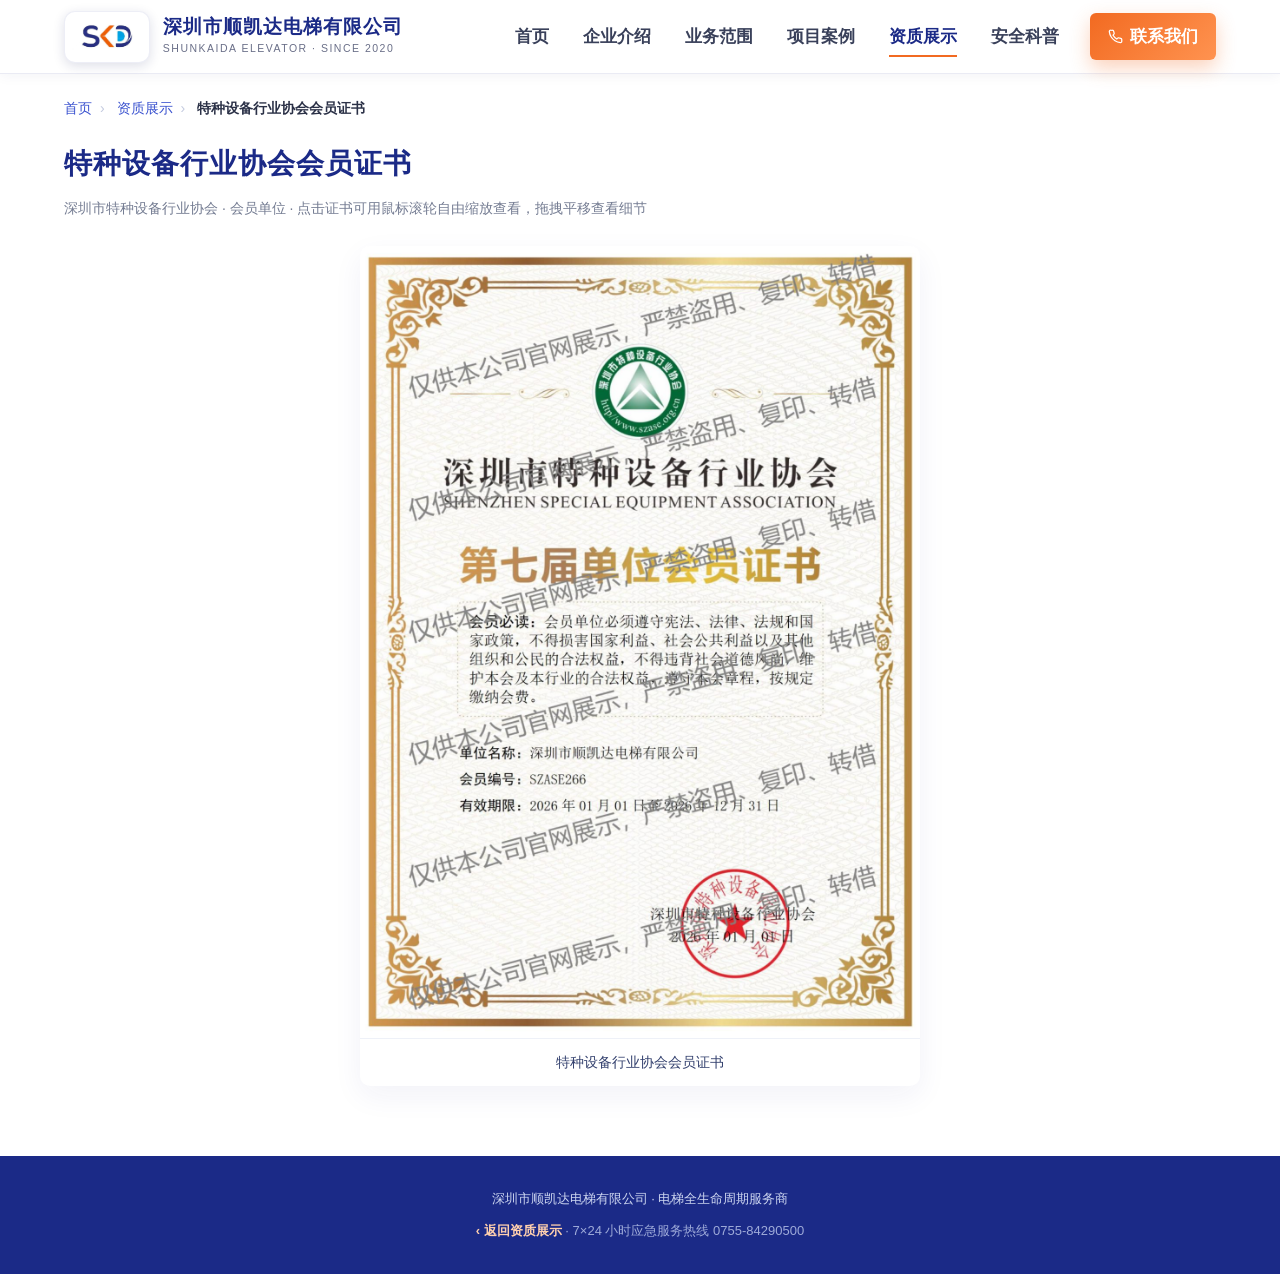
<file: pages/qual-association.html>
<!DOCTYPE html>
<html lang="zh-CN">
<head>
<meta charset="UTF-8">
<meta name="viewport" content="width=device-width, initial-scale=1.0">
<title>特种设备行业协会会员证书 - 顺凯达电梯官网</title>
<link rel="icon" href="../favicon.ico" sizes="any">
<link rel="icon" type="image/png" href="../favicon-32.png" sizes="32x32">
<link rel="apple-touch-icon" href="../apple-touch-icon.png">
<link rel="stylesheet" href="../css/qual-association.css?v=20261111k">
<link rel="stylesheet" href="../css/nav-sub.css?v=20261111k">
</head>
<body>

<!-- ===================== 导航（与主站一致） ===================== -->
<header class="header" id="header">
  <div class="container">
    <a href="../index.html" class="logo">
      <img class="logo-img" src="../assets/logo.jpg" alt="顺凯达电梯 SKD 商标">
      <div class="logo-txt">
        <strong>深圳市顺凯达电梯有限公司</strong>
        <small>SHUNKAIDA ELEVATOR · SINCE 2020</small>
      </div>
    </a>
    <nav class="nav" id="nav">
      <a href="../index.html">首页</a>
      <a href="about.html">企业介绍</a>
      <a href="services.html">业务范围</a>
      <a href="cases.html">项目案例</a>
      <a href="qualification.html" class="active">资质展示</a>
      <a href="safety.html">安全科普</a>
      <a href="contact.html" class="tel">
        <svg viewBox="0 0 24 24" width="15" height="15" fill="none" stroke="currentColor" stroke-width="2"><path d="M22 16.9v3a2 2 0 01-2.2 2 19.8 19.8 0 01-8.6-3.1 19.5 19.5 0 01-6-6A19.8 19.8 0 012.1 4.2 2 2 0 014.1 2h3a2 2 0 012 1.7c.1 1 .4 1.9.7 2.8a2 2 0 01-.5 2.1L8.1 9.9a16 16 0 006 6l1.3-1.3a2 2 0 012.1-.4c.9.3 1.8.6 2.8.7a2 2 0 011.7 2z"/></svg>
        联系我们
      </a>
    </nav>
    <button class="hamburger" id="hamburger" aria-label="菜单"><i></i><i></i><i></i></button>
  </div>
</header>

<!-- ===================== 子页内容 ===================== -->
<main class="container">
  <div class="crumb">
    <a href="../index.html">首页</a><span>›</span>
    <a href="qualification.html">资质展示</a><span>›</span>
    <b>特种设备行业协会会员证书</b>
  </div>

  <div class="cert-main">
    <h1>特种设备行业协会会员证书</h1>
    <p class="cert-sub">深圳市特种设备行业协会 · 会员单位 · 点击证书可用鼠标滚轮自由缩放查看，拖拽平移查看细节</p>
    <div class="cert-grid cert-grid--single">
      <figure><img src="../assets/qual-association.jpg?v=20261111k" alt="特种设备行业协会会员证书"><figcaption>特种设备行业协会会员证书</figcaption></figure>
    </div>
  </div>
</main>

<!-- ===================== 页脚 ===================== -->
<footer class="cert-footer">
  <div class="container">
    <p>深圳市顺凯达电梯有限公司 · 电梯全生命周期服务商</p>
    <p class="cr"><a href="qualification.html">‹ 返回资质展示</a> · 7×24 小时应急服务热线 0755-84290500</p>
  </div>
</footer>

<!-- ===================== 证书缩放查看器 ===================== -->
<div class="zoom-viewer" id="zoomViewer">
  <div class="zoom-bar">
    <span class="zoom-info" id="zoomInfo">特种设备行业协会会员证书</span>
    <button class="zoom-btn" id="zoomReset">复位</button>
    <button class="zoom-btn" id="zoomClose">关闭 ✕</button>
  </div>
  <div class="zoom-nav zoom-prev" id="zoomPrev" title="上一张">‹</div>
  <div class="zoom-nav zoom-next" id="zoomNext" title="下一张">›</div>
  <div class="zoom-stage" id="zoomStage">
    <img id="zoomImg" alt="">
  </div>
  <div class="zoom-tip">滚轮缩放 · 拖拽平移 · 双击复位 · Esc 关闭</div>
</div>

<script>
(function(){
  /* ---------- 复用主站：移动端菜单 + 滚动阴影 ---------- */
  var hamburger = document.getElementById('hamburger');
  var nav = document.getElementById('nav');
  var header = document.getElementById('header');
  hamburger.addEventListener('click', function(){
    hamburger.classList.toggle('open'); nav.classList.toggle('open');
  });
  nav.addEventListener('click', function(e){
    if (e.target.tagName === 'A'){ hamburger.classList.remove('open'); nav.classList.remove('open'); }
  });
  window.addEventListener('scroll', function(){
    header.classList.toggle('scrolled', (window.pageYOffset || 0) > 10);
  }, { passive:true });

  /* ---------- 证书数据 ---------- */
  var figures = Array.prototype.slice.call(document.querySelectorAll('.cert-grid figure'));
  var certs = figures.map(function(f){
    var im = f.querySelector('img');
    return { src: im.src, name: im.alt };
  });
  var N = certs.length;

  /* 单张证书时隐藏左右翻页按钮 */
  if (N <= 1){
    var pv = document.getElementById('zoomPrev'), nx = document.getElementById('zoomNext');
    if (pv) pv.style.display = 'none';
    if (nx) nx.style.display = 'none';
  }

  /* ---------- 缩放查看器 ---------- */
  var viewer = document.getElementById('zoomViewer');
  var stage  = document.getElementById('zoomStage');
  var img    = document.getElementById('zoomImg');
  var info   = document.getElementById('zoomInfo');

  var scale = 1, tx = 0, ty = 0, MIN = 0.5, MAX = 8;
  var idx = 0;
  var isDown = false, sx = 0, sy = 0, stx = 0, sty = 0, moved = false;

  function clamp(v){ return Math.min(MAX, Math.max(MIN, v)); }
  function apply(){
    img.style.transform = 'translate(' + tx + 'px,' + ty + 'px) scale(' + scale + ')';
    info.textContent = certs[idx].name + ' · ' + Math.round(scale * 100) + '%';
  }
  function load(i){
    idx = (i + N) % N;
    img.src = certs[idx].src; img.alt = certs[idx].name;
    scale = 1; tx = 0; ty = 0; apply();
  }
  function open(i){
    load(i); viewer.classList.add('open'); document.body.style.overflow = 'hidden';
  }
  function close(){
    viewer.classList.remove('open'); document.body.style.overflow = ''; img.src = '';
  }
  function zoomAt(factor, clientX, clientY){
    var ns = clamp(scale * factor);
    if (ns === scale) return;
    var rect = stage.getBoundingClientRect();
    var k = 1 - ns / scale;
    tx += (clientX - rect.left - rect.width  / 2) * k;
    ty += (clientY - rect.top  - rect.height / 2) * k;
    scale = ns; apply();
  }

  figures.forEach(function(fig, i){
    fig.addEventListener('click', function(){ open(i); });
  });

  // 滚轮缩放
  viewer.addEventListener('wheel', function(e){
    e.preventDefault();
    zoomAt(e.deltaY < 0 ? 1.15 : 1 / 1.15, e.clientX, e.clientY);
  }, { passive:false });

  // 拖拽平移（区分点击与拖动）
  stage.addEventListener('pointerdown', function(e){
    isDown = true; moved = false; sx = e.clientX; sy = e.clientY; stx = tx; sty = ty;
    stage.classList.add('grabbing');
  });
  window.addEventListener('pointermove', function(e){
    if (!isDown) return;
    var dx = e.clientX - sx, dy = e.clientY - sy;
    if (Math.abs(dx) > 5 || Math.abs(dy) > 5) moved = true;
    tx = stx + dx; ty = sty + dy; apply();
  });
  window.addEventListener('pointerup', function(e){
    if (!isDown) return;
    isDown = false; stage.classList.remove('grabbing');
    if (!moved && e.target === stage) close();   // 点击空白处关闭
  });
  stage.addEventListener('dblclick', function(){ scale = 1; tx = 0; ty = 0; apply(); });

  // 左右翻页（多张时）
  document.getElementById('zoomPrev').addEventListener('click', function(e){ e.stopPropagation(); load(idx - 1); });
  document.getElementById('zoomNext').addEventListener('click', function(e){ e.stopPropagation(); load(idx + 1); });

  // 关闭 / 复位 / 键盘
  document.getElementById('zoomClose').addEventListener('click', close);
  document.getElementById('zoomReset').addEventListener('click', function(){ scale = 1; tx = 0; ty = 0; apply(); });
  viewer.addEventListener('click', function(e){ if (e.target === viewer) close(); });
  document.addEventListener('keydown', function(e){
    if (!viewer.classList.contains('open')) return;
    if (e.key === 'Escape') close();
    else if (e.key === 'ArrowLeft') load(idx - 1);
    else if (e.key === 'ArrowRight') load(idx + 1);
  });
})();
</script>
<script src="../js/nav-map.js?v=20261111k"></script>
<script src="../js/nav-sub.js?v=20261111k"></script>
</body>
</html>
</file>
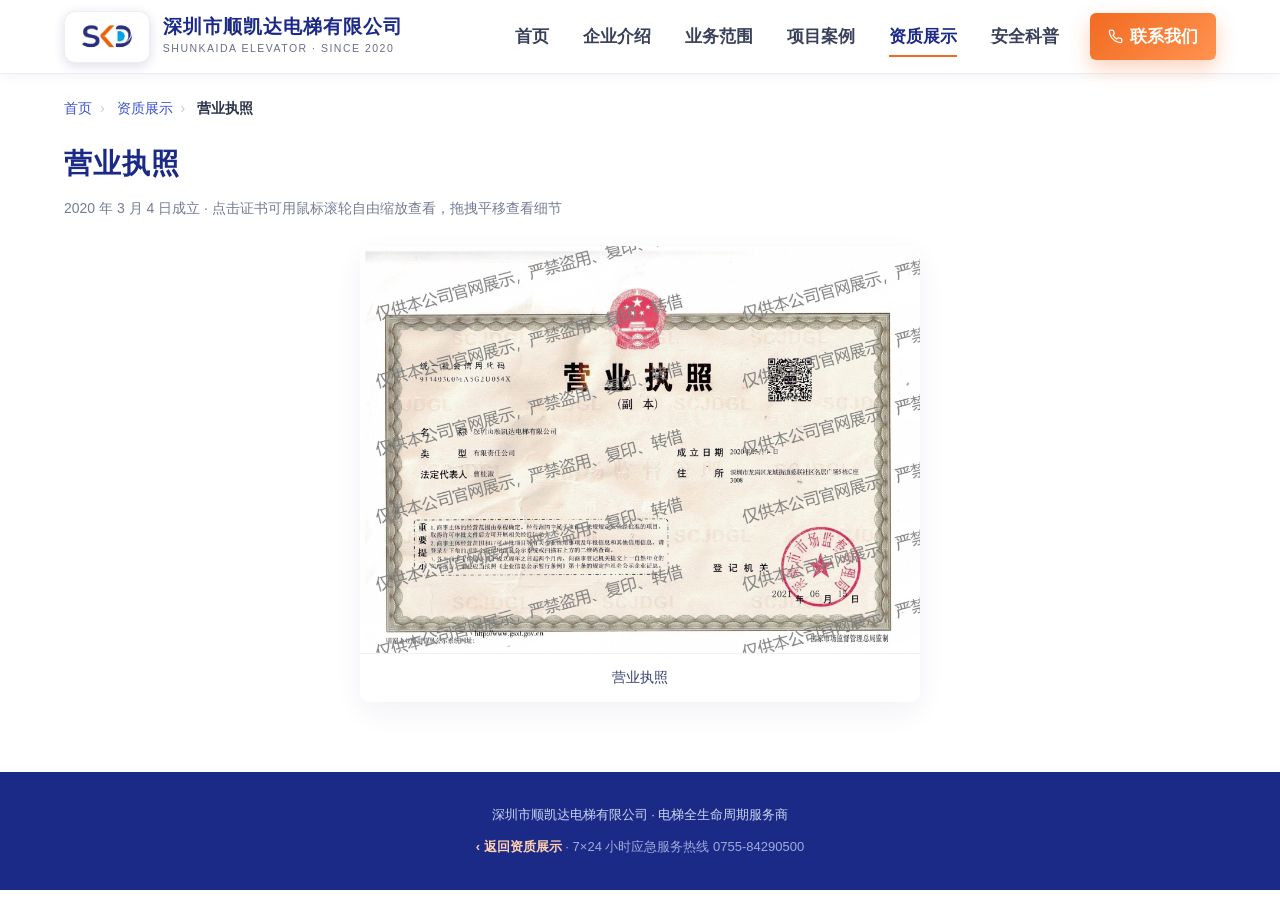
<file: pages/qual-business.html>
<!DOCTYPE html>
<html lang="zh-CN">
<head>
<meta charset="UTF-8">
<meta name="viewport" content="width=device-width, initial-scale=1.0">
<title>营业执照 - 顺凯达电梯官网</title>
<link rel="icon" href="../favicon.ico" sizes="any">
<link rel="icon" type="image/png" href="../favicon-32.png" sizes="32x32">
<link rel="apple-touch-icon" href="../apple-touch-icon.png">
<link rel="stylesheet" href="../css/qual-business.css?v=20261111k">
<link rel="stylesheet" href="../css/nav-sub.css?v=20261111k">
</head>
<body>

<!-- ===================== 导航（与主站一致） ===================== -->
<header class="header" id="header">
  <div class="container">
    <a href="../index.html" class="logo">
      <img class="logo-img" src="../assets/logo.jpg" alt="顺凯达电梯 SKD 商标">
      <div class="logo-txt">
        <strong>深圳市顺凯达电梯有限公司</strong>
        <small>SHUNKAIDA ELEVATOR · SINCE 2020</small>
      </div>
    </a>
    <nav class="nav" id="nav">
      <a href="../index.html">首页</a>
      <a href="about.html">企业介绍</a>
      <a href="services.html">业务范围</a>
      <a href="cases.html">项目案例</a>
      <a href="qualification.html" class="active">资质展示</a>
      <a href="safety.html">安全科普</a>
      <a href="contact.html" class="tel">
        <svg viewBox="0 0 24 24" width="15" height="15" fill="none" stroke="currentColor" stroke-width="2"><path d="M22 16.9v3a2 2 0 01-2.2 2 19.8 19.8 0 01-8.6-3.1 19.5 19.5 0 01-6-6A19.8 19.8 0 012.1 4.2 2 2 0 014.1 2h3a2 2 0 012 1.7c.1 1 .4 1.9.7 2.8a2 2 0 01-.5 2.1L8.1 9.9a16 16 0 006 6l1.3-1.3a2 2 0 012.1-.4c.9.3 1.8.6 2.8.7a2 2 0 011.7 2z"/></svg>
        联系我们
      </a>
    </nav>
    <button class="hamburger" id="hamburger" aria-label="菜单"><i></i><i></i><i></i></button>
  </div>
</header>

<!-- ===================== 子页内容 ===================== -->
<main class="container">
  <div class="crumb">
    <a href="../index.html">首页</a><span>›</span>
    <a href="qualification.html">资质展示</a><span>›</span>
    <b>营业执照</b>
  </div>

  <div class="cert-main">
    <h1>营业执照</h1>
    <p class="cert-sub">2020 年 3 月 4 日成立 · 点击证书可用鼠标滚轮自由缩放查看，拖拽平移查看细节</p>
    <div class="cert-grid cert-grid--single">
      <figure><img src="../assets/qual-business.jpg?v=20261111k" alt="营业执照"><figcaption>营业执照</figcaption></figure>
    </div>
  </div>
</main>

<!-- ===================== 页脚 ===================== -->
<footer class="cert-footer">
  <div class="container">
    <p>深圳市顺凯达电梯有限公司 · 电梯全生命周期服务商</p>
    <p class="cr"><a href="qualification.html">‹ 返回资质展示</a> · 7×24 小时应急服务热线 0755-84290500</p>
  </div>
</footer>

<!-- ===================== 证书缩放查看器 ===================== -->
<div class="zoom-viewer" id="zoomViewer">
  <div class="zoom-bar">
    <span class="zoom-info" id="zoomInfo">营业执照</span>
    <button class="zoom-btn" id="zoomReset">复位</button>
    <button class="zoom-btn" id="zoomClose">关闭 ✕</button>
  </div>
  <div class="zoom-nav zoom-prev" id="zoomPrev" title="上一张">‹</div>
  <div class="zoom-nav zoom-next" id="zoomNext" title="下一张">›</div>
  <div class="zoom-stage" id="zoomStage">
    <img id="zoomImg" alt="">
  </div>
  <div class="zoom-tip">滚轮缩放 · 拖拽平移 · 双击复位 · Esc 关闭</div>
</div>

<script>
(function(){
  /* ---------- 复用主站：移动端菜单 + 滚动阴影 ---------- */
  var hamburger = document.getElementById('hamburger');
  var nav = document.getElementById('nav');
  var header = document.getElementById('header');
  hamburger.addEventListener('click', function(){
    hamburger.classList.toggle('open'); nav.classList.toggle('open');
  });
  nav.addEventListener('click', function(e){
    if (e.target.tagName === 'A'){ hamburger.classList.remove('open'); nav.classList.remove('open'); }
  });
  window.addEventListener('scroll', function(){
    header.classList.toggle('scrolled', (window.pageYOffset || 0) > 10);
  }, { passive:true });

  /* ---------- 证书数据 ---------- */
  var figures = Array.prototype.slice.call(document.querySelectorAll('.cert-grid figure'));
  var certs = figures.map(function(f){
    var im = f.querySelector('img');
    return { src: im.src, name: im.alt };
  });
  var N = certs.length;

  /* 单张证书时隐藏左右翻页按钮 */
  if (N <= 1){
    var pv = document.getElementById('zoomPrev'), nx = document.getElementById('zoomNext');
    if (pv) pv.style.display = 'none';
    if (nx) nx.style.display = 'none';
  }

  /* ---------- 缩放查看器 ---------- */
  var viewer = document.getElementById('zoomViewer');
  var stage  = document.getElementById('zoomStage');
  var img    = document.getElementById('zoomImg');
  var info   = document.getElementById('zoomInfo');

  var scale = 1, tx = 0, ty = 0, MIN = 0.5, MAX = 8;
  var idx = 0;
  var isDown = false, sx = 0, sy = 0, stx = 0, sty = 0, moved = false;

  function clamp(v){ return Math.min(MAX, Math.max(MIN, v)); }
  function apply(){
    img.style.transform = 'translate(' + tx + 'px,' + ty + 'px) scale(' + scale + ')';
    info.textContent = certs[idx].name + ' · ' + Math.round(scale * 100) + '%';
  }
  function load(i){
    idx = (i + N) % N;
    img.src = certs[idx].src; img.alt = certs[idx].name;
    scale = 1; tx = 0; ty = 0; apply();
  }
  function open(i){
    load(i); viewer.classList.add('open'); document.body.style.overflow = 'hidden';
  }
  function close(){
    viewer.classList.remove('open'); document.body.style.overflow = ''; img.src = '';
  }
  function zoomAt(factor, clientX, clientY){
    var ns = clamp(scale * factor);
    if (ns === scale) return;
    var rect = stage.getBoundingClientRect();
    var k = 1 - ns / scale;
    tx += (clientX - rect.left - rect.width  / 2) * k;
    ty += (clientY - rect.top  - rect.height / 2) * k;
    scale = ns; apply();
  }

  figures.forEach(function(fig, i){
    fig.addEventListener('click', function(){ open(i); });
  });

  // 滚轮缩放
  viewer.addEventListener('wheel', function(e){
    e.preventDefault();
    zoomAt(e.deltaY < 0 ? 1.15 : 1 / 1.15, e.clientX, e.clientY);
  }, { passive:false });

  // 拖拽平移（区分点击与拖动）
  stage.addEventListener('pointerdown', function(e){
    isDown = true; moved = false; sx = e.clientX; sy = e.clientY; stx = tx; sty = ty;
    stage.classList.add('grabbing');
  });
  window.addEventListener('pointermove', function(e){
    if (!isDown) return;
    var dx = e.clientX - sx, dy = e.clientY - sy;
    if (Math.abs(dx) > 5 || Math.abs(dy) > 5) moved = true;
    tx = stx + dx; ty = sty + dy; apply();
  });
  window.addEventListener('pointerup', function(e){
    if (!isDown) return;
    isDown = false; stage.classList.remove('grabbing');
    if (!moved && e.target === stage) close();   // 点击空白处关闭
  });
  stage.addEventListener('dblclick', function(){ scale = 1; tx = 0; ty = 0; apply(); });

  // 左右翻页（多张时）
  document.getElementById('zoomPrev').addEventListener('click', function(e){ e.stopPropagation(); load(idx - 1); });
  document.getElementById('zoomNext').addEventListener('click', function(e){ e.stopPropagation(); load(idx + 1); });

  // 关闭 / 复位 / 键盘
  document.getElementById('zoomClose').addEventListener('click', close);
  document.getElementById('zoomReset').addEventListener('click', function(){ scale = 1; tx = 0; ty = 0; apply(); });
  viewer.addEventListener('click', function(e){ if (e.target === viewer) close(); });
  document.addEventListener('keydown', function(e){
    if (!viewer.classList.contains('open')) return;
    if (e.key === 'Escape') close();
    else if (e.key === 'ArrowLeft') load(idx - 1);
    else if (e.key === 'ArrowRight') load(idx + 1);
  });
})();
</script>
<script src="../js/nav-map.js?v=20261111k"></script>
<script src="../js/nav-sub.js?v=20261111k"></script>
</body>
</html>
</file>
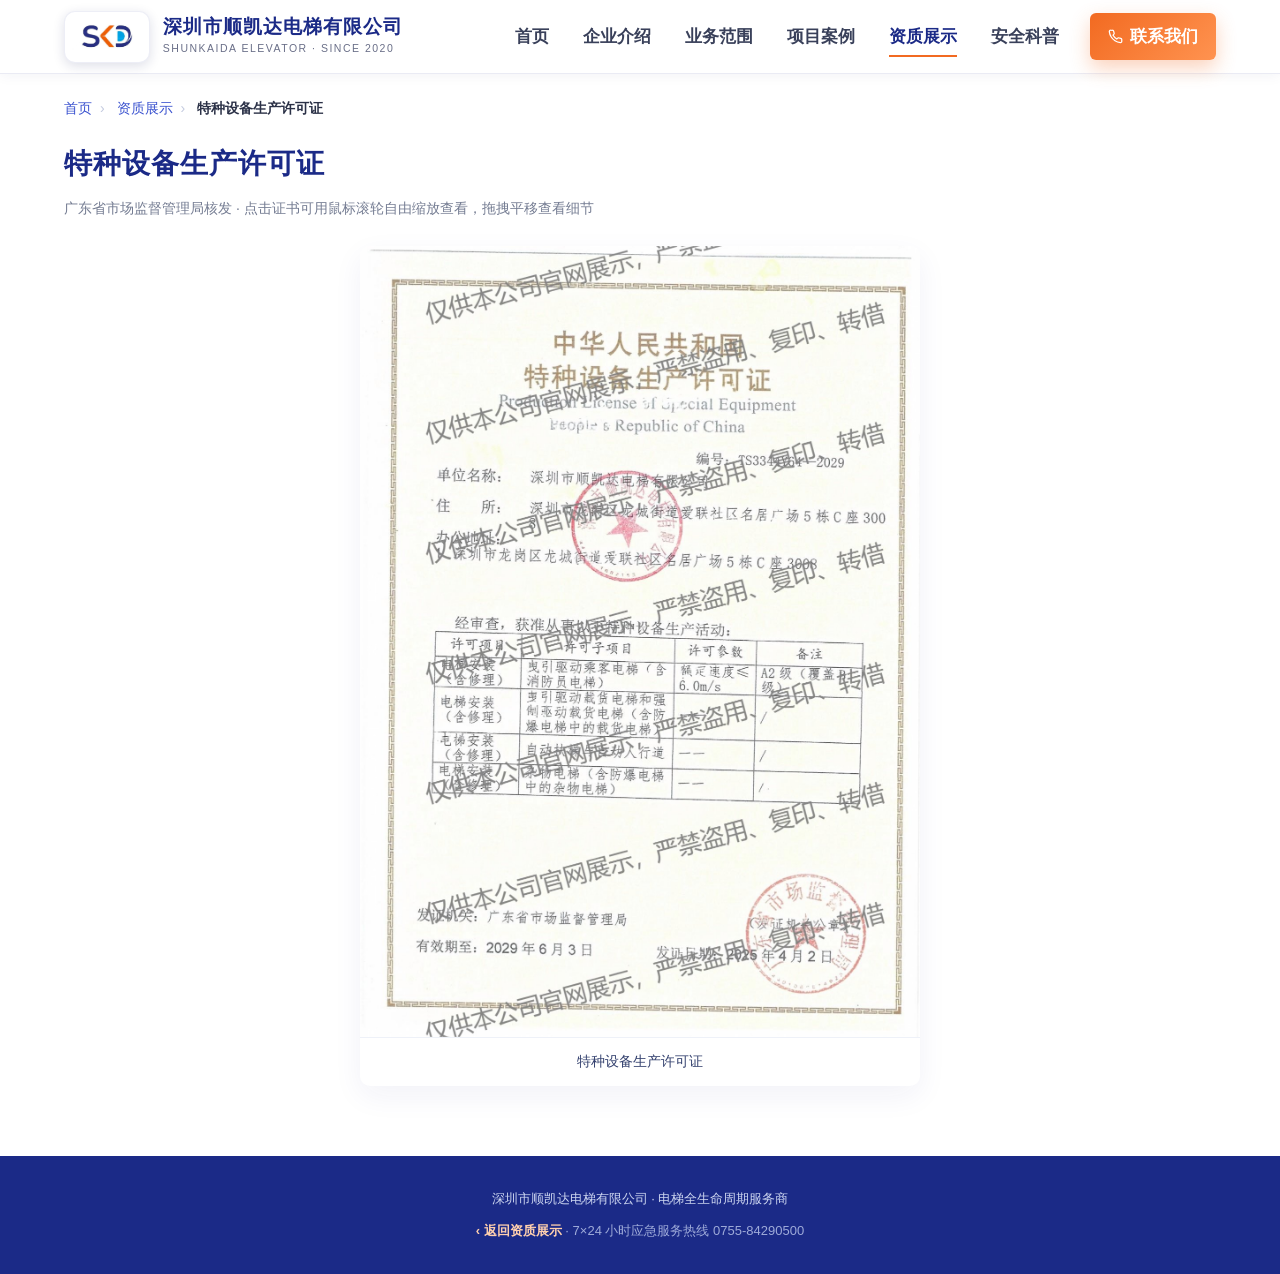
<file: pages/qual-produce.html>
<!DOCTYPE html>
<html lang="zh-CN">
<head>
<meta charset="UTF-8">
<meta name="viewport" content="width=device-width, initial-scale=1.0">
<title>特种设备生产许可证 - 顺凯达电梯官网</title>
<link rel="icon" href="../favicon.ico" sizes="any">
<link rel="icon" type="image/png" href="../favicon-32.png" sizes="32x32">
<link rel="apple-touch-icon" href="../apple-touch-icon.png">
<link rel="stylesheet" href="../css/qual-produce.css?v=20261111k">
<link rel="stylesheet" href="../css/nav-sub.css?v=20261111k">
</head>
<body>

<!-- ===================== 导航（与主站一致） ===================== -->
<header class="header" id="header">
  <div class="container">
    <a href="../index.html" class="logo">
      <img class="logo-img" src="../assets/logo.jpg" alt="顺凯达电梯 SKD 商标">
      <div class="logo-txt">
        <strong>深圳市顺凯达电梯有限公司</strong>
        <small>SHUNKAIDA ELEVATOR · SINCE 2020</small>
      </div>
    </a>
    <nav class="nav" id="nav">
      <a href="../index.html">首页</a>
      <a href="about.html">企业介绍</a>
      <a href="services.html">业务范围</a>
      <a href="cases.html">项目案例</a>
      <a href="qualification.html" class="active">资质展示</a>
      <a href="safety.html">安全科普</a>
      <a href="contact.html" class="tel">
        <svg viewBox="0 0 24 24" width="15" height="15" fill="none" stroke="currentColor" stroke-width="2"><path d="M22 16.9v3a2 2 0 01-2.2 2 19.8 19.8 0 01-8.6-3.1 19.5 19.5 0 01-6-6A19.8 19.8 0 012.1 4.2 2 2 0 014.1 2h3a2 2 0 012 1.7c.1 1 .4 1.9.7 2.8a2 2 0 01-.5 2.1L8.1 9.9a16 16 0 006 6l1.3-1.3a2 2 0 012.1-.4c.9.3 1.8.6 2.8.7a2 2 0 011.7 2z"/></svg>
        联系我们
      </a>
    </nav>
    <button class="hamburger" id="hamburger" aria-label="菜单"><i></i><i></i><i></i></button>
  </div>
</header>

<!-- ===================== 子页内容 ===================== -->
<main class="container">
  <div class="crumb">
    <a href="../index.html">首页</a><span>›</span>
    <a href="qualification.html">资质展示</a><span>›</span>
    <b>特种设备生产许可证</b>
  </div>

  <div class="cert-main">
    <h1>特种设备生产许可证</h1>
    <p class="cert-sub">广东省市场监督管理局核发 · 点击证书可用鼠标滚轮自由缩放查看，拖拽平移查看细节</p>
    <div class="cert-grid cert-grid--single">
      <figure><img src="../assets/qual-produce.jpg?v=20261111k" alt="特种设备生产许可证"><figcaption>特种设备生产许可证</figcaption></figure>
    </div>
  </div>
</main>

<!-- ===================== 页脚 ===================== -->
<footer class="cert-footer">
  <div class="container">
    <p>深圳市顺凯达电梯有限公司 · 电梯全生命周期服务商</p>
    <p class="cr"><a href="qualification.html">‹ 返回资质展示</a> · 7×24 小时应急服务热线 0755-84290500</p>
  </div>
</footer>

<!-- ===================== 证书缩放查看器 ===================== -->
<div class="zoom-viewer" id="zoomViewer">
  <div class="zoom-bar">
    <span class="zoom-info" id="zoomInfo">特种设备生产许可证</span>
    <button class="zoom-btn" id="zoomReset">复位</button>
    <button class="zoom-btn" id="zoomClose">关闭 ✕</button>
  </div>
  <div class="zoom-nav zoom-prev" id="zoomPrev" title="上一张">‹</div>
  <div class="zoom-nav zoom-next" id="zoomNext" title="下一张">›</div>
  <div class="zoom-stage" id="zoomStage">
    <img id="zoomImg" alt="">
  </div>
  <div class="zoom-tip">滚轮缩放 · 拖拽平移 · 双击复位 · Esc 关闭</div>
</div>

<script>
(function(){
  /* ---------- 复用主站：移动端菜单 + 滚动阴影 ---------- */
  var hamburger = document.getElementById('hamburger');
  var nav = document.getElementById('nav');
  var header = document.getElementById('header');
  hamburger.addEventListener('click', function(){
    hamburger.classList.toggle('open'); nav.classList.toggle('open');
  });
  nav.addEventListener('click', function(e){
    if (e.target.tagName === 'A'){ hamburger.classList.remove('open'); nav.classList.remove('open'); }
  });
  window.addEventListener('scroll', function(){
    header.classList.toggle('scrolled', (window.pageYOffset || 0) > 10);
  }, { passive:true });

  /* ---------- 证书数据 ---------- */
  var figures = Array.prototype.slice.call(document.querySelectorAll('.cert-grid figure'));
  var certs = figures.map(function(f){
    var im = f.querySelector('img');
    return { src: im.src, name: im.alt };
  });
  var N = certs.length;

  /* 单张证书时隐藏左右翻页按钮 */
  if (N <= 1){
    var pv = document.getElementById('zoomPrev'), nx = document.getElementById('zoomNext');
    if (pv) pv.style.display = 'none';
    if (nx) nx.style.display = 'none';
  }

  /* ---------- 缩放查看器 ---------- */
  var viewer = document.getElementById('zoomViewer');
  var stage  = document.getElementById('zoomStage');
  var img    = document.getElementById('zoomImg');
  var info   = document.getElementById('zoomInfo');

  var scale = 1, tx = 0, ty = 0, MIN = 0.5, MAX = 8;
  var idx = 0;
  var isDown = false, sx = 0, sy = 0, stx = 0, sty = 0, moved = false;

  function clamp(v){ return Math.min(MAX, Math.max(MIN, v)); }
  function apply(){
    img.style.transform = 'translate(' + tx + 'px,' + ty + 'px) scale(' + scale + ')';
    info.textContent = certs[idx].name + ' · ' + Math.round(scale * 100) + '%';
  }
  function load(i){
    idx = (i + N) % N;
    img.src = certs[idx].src; img.alt = certs[idx].name;
    scale = 1; tx = 0; ty = 0; apply();
  }
  function open(i){
    load(i); viewer.classList.add('open'); document.body.style.overflow = 'hidden';
  }
  function close(){
    viewer.classList.remove('open'); document.body.style.overflow = ''; img.src = '';
  }
  function zoomAt(factor, clientX, clientY){
    var ns = clamp(scale * factor);
    if (ns === scale) return;
    var rect = stage.getBoundingClientRect();
    var k = 1 - ns / scale;
    tx += (clientX - rect.left - rect.width  / 2) * k;
    ty += (clientY - rect.top  - rect.height / 2) * k;
    scale = ns; apply();
  }

  figures.forEach(function(fig, i){
    fig.addEventListener('click', function(){ open(i); });
  });

  // 滚轮缩放
  viewer.addEventListener('wheel', function(e){
    e.preventDefault();
    zoomAt(e.deltaY < 0 ? 1.15 : 1 / 1.15, e.clientX, e.clientY);
  }, { passive:false });

  // 拖拽平移（区分点击与拖动）
  stage.addEventListener('pointerdown', function(e){
    isDown = true; moved = false; sx = e.clientX; sy = e.clientY; stx = tx; sty = ty;
    stage.classList.add('grabbing');
  });
  window.addEventListener('pointermove', function(e){
    if (!isDown) return;
    var dx = e.clientX - sx, dy = e.clientY - sy;
    if (Math.abs(dx) > 5 || Math.abs(dy) > 5) moved = true;
    tx = stx + dx; ty = sty + dy; apply();
  });
  window.addEventListener('pointerup', function(e){
    if (!isDown) return;
    isDown = false; stage.classList.remove('grabbing');
    if (!moved && e.target === stage) close();   // 点击空白处关闭
  });
  stage.addEventListener('dblclick', function(){ scale = 1; tx = 0; ty = 0; apply(); });

  // 左右翻页（多张时）
  document.getElementById('zoomPrev').addEventListener('click', function(e){ e.stopPropagation(); load(idx - 1); });
  document.getElementById('zoomNext').addEventListener('click', function(e){ e.stopPropagation(); load(idx + 1); });

  // 关闭 / 复位 / 键盘
  document.getElementById('zoomClose').addEventListener('click', close);
  document.getElementById('zoomReset').addEventListener('click', function(){ scale = 1; tx = 0; ty = 0; apply(); });
  viewer.addEventListener('click', function(e){ if (e.target === viewer) close(); });
  document.addEventListener('keydown', function(e){
    if (!viewer.classList.contains('open')) return;
    if (e.key === 'Escape') close();
    else if (e.key === 'ArrowLeft') load(idx - 1);
    else if (e.key === 'ArrowRight') load(idx + 1);
  });
})();
</script>
<script src="../js/nav-map.js?v=20261111k"></script>
<script src="../js/nav-sub.js?v=20261111k"></script>
</body>
</html>
</file>
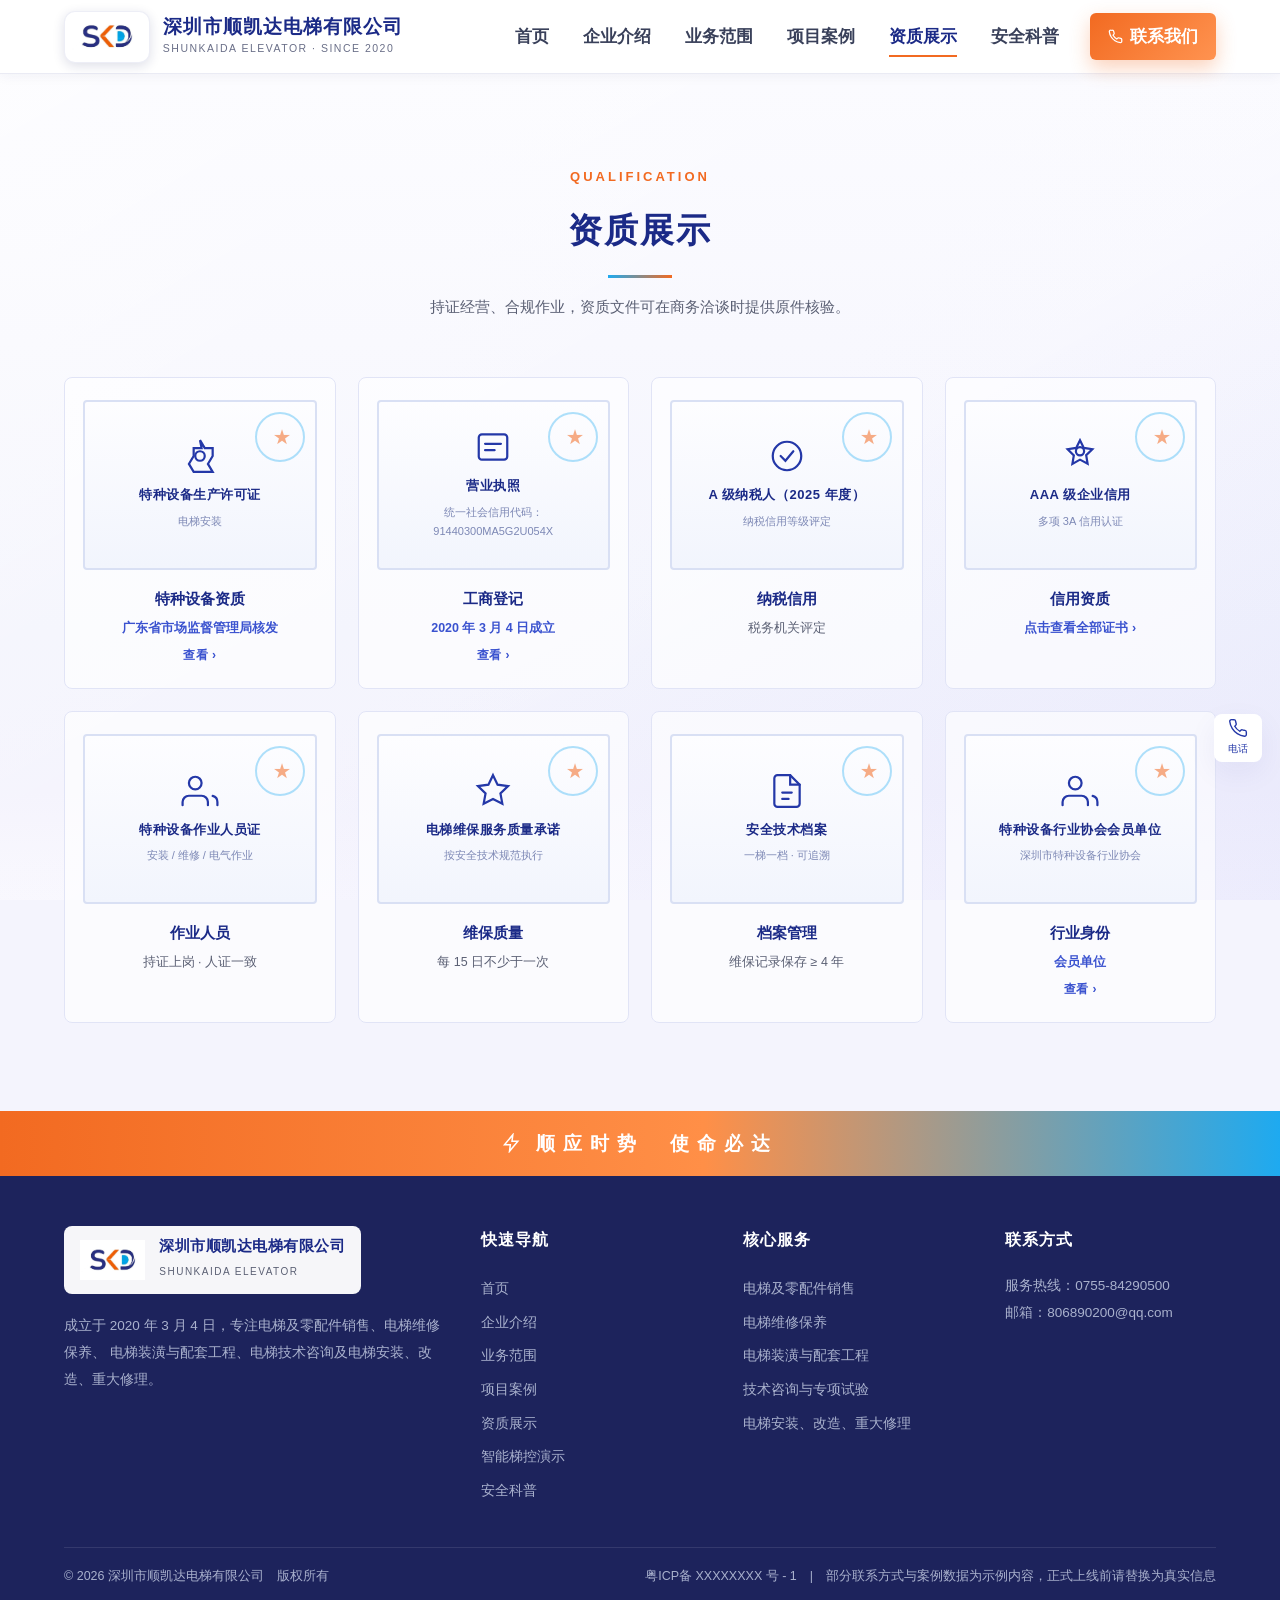
<file: pages/qualification.html>
<!DOCTYPE html>
<html lang="zh-CN">
<head>
<meta charset="UTF-8">
<meta name="viewport" content="width=device-width, initial-scale=1.0">
<title>资质展示 - 深圳市顺凯达电梯有限公司</title>
<meta name="description" content="顺凯达电梯资质展示：特种设备生产许可证（电梯安装）、营业执照、A 级纳税人、AAA 级企业信用、特种设备作业人员证与行业协会会员证书。">
<meta name="keywords" content="深圳电梯公司,顺凯达电梯,SKD,电梯维保,电梯改造,电梯安装,电梯维修,电梯安全科普">
<link rel="icon" href="../favicon.ico" sizes="any">
<link rel="icon" type="image/png" href="../favicon-32.png" sizes="32x32">
<link rel="apple-touch-icon" href="../apple-touch-icon.png">
<link rel="stylesheet" href="../css/style.css?v=20261111k">
<link rel="stylesheet" href="../css/pages.css?v=20261111k">
<link rel="stylesheet" href="../css/nav-sub.css?v=20261111k">
</head>
<body class="page page--qualification">

<!-- ===================== 导航 ===================== -->
<header class="header" id="header">
  <div class="container">
    <a href="../index.html" class="logo">
      <!-- 公司商标 -->
      <img class="logo-img" src="../assets/logo.jpg" alt="顺凯达电梯 SKD 商标">
      <div class="logo-txt">
        <strong>深圳市顺凯达电梯有限公司</strong>
        <small>SHUNKAIDA ELEVATOR · SINCE 2020</small>
      </div>
    </a>

    <nav class="nav" id="nav">
      <a href="../index.html">首页</a>
      <a href="about.html">企业介绍</a>
      <a href="services.html">业务范围</a>
      <a href="cases.html">项目案例</a>
      <a href="qualification.html" class="active" aria-current="page">资质展示</a>
      <a href="safety.html">安全科普</a>
      <a href="contact.html" class="tel">
        <svg viewBox="0 0 24 24" width="15" height="15" fill="none" stroke="currentColor" stroke-width="2">
          <path d="M22 16.9v3a2 2 0 01-2.2 2 19.8 19.8 0 01-8.6-3.1 19.5 19.5 0 01-6-6A19.8 19.8 0 012.1 4.2 2 2 0 014.1 2h3a2 2 0 012 1.7c.1 1 .4 1.9.7 2.8a2 2 0 01-.5 2.1L8.1 9.9a16 16 0 006 6l1.3-1.3a2 2 0 012.1-.4c.9.3 1.8.6 2.8.7a2 2 0 011.7 2z"/>
        </svg>
        联系我们
      </a>
    </nav>

    <button class="hamburger" id="hamburger" aria-label="菜单">
      <i></i><i></i><i></i>
    </button>
  </div>
</header>

<!-- ===================== 资质展示 ===================== -->
<section class="section section--soft" id="qualification" data-nav-flat>
  <div class="container">
    <div class="sec-head reveal">
      <div class="tag">QUALIFICATION</div>
      <h2>资质展示</h2>
      <p>持证经营、合规作业，资质文件可在商务洽谈时提供原件核验。</p>
    </div>

    <div class="qual-grid">
      <a class="qual-card qual-card--certs reveal" data-nav-sub id="qual-produce-card" href="qual-produce.html" aria-label="特种设备生产许可证，点击查看">
        <div class="qual-paper">
          <svg viewBox="0 0 24 24" stroke-linecap="round"><path d="M12 2l3 5h5v5l-3 5 3 5v-0H8l-3-5 3-5V7h5z"/><circle cx="12" cy="12" r="3"/></svg>
          <div class="q-name">特种设备生产许可证</div>
          <div class="q-no">电梯安装</div>
        </div>
        <h4>特种设备资质</h4>
        <p>广东省市场监督管理局核发</p>
        <span class="q-view">查看 ›</span>
      </a>

      <a class="qual-card qual-card--certs reveal" data-nav-sub id="qual-business-card" href="qual-business.html" aria-label="营业执照，点击查看">
        <div class="qual-paper">
          <svg viewBox="0 0 24 24" stroke-linecap="round"><rect x="3" y="4" width="18" height="16" rx="2"/><path d="M7 10h10M7 14h6"/></svg>
          <div class="q-name">营业执照</div>
          <div class="q-no">统一社会信用代码：91440300MA5G2U054X</div>
        </div>
        <h4>工商登记</h4>
        <p>2020 年 3 月 4 日成立</p>
        <span class="q-view">查看 ›</span>
      </a>

      <div class="qual-card reveal" data-nav-sub id="qual-tax">
        <div class="qual-paper">
          <svg viewBox="0 0 24 24" stroke-linecap="round"><circle cx="12" cy="12" r="9"/><path d="M8 12l3 3 5-6"/></svg>
          <div class="q-name">A 级纳税人（2025 年度）</div>
          <div class="q-no">纳税信用等级评定</div>
        </div>
        <h4>纳税信用</h4>
        <p>税务机关评定</p>
      </div>

      <a class="qual-card qual-card--certs reveal" data-nav-sub id="creditQualCard" href="credit-certificates.html" aria-label="企业信用资质证书，点击查看">
        <div class="qual-paper">
          <svg viewBox="0 0 24 24" stroke-linecap="round"><path d="M12 2l2.4 4.9 5.4.8-3.9 3.8.9 5.4L12 14.3 7.2 17l.9-5.4L4.2 7.7l5.4-.8z"/><circle cx="12" cy="9" r="2.6"/></svg>
          <div class="q-name">AAA 级企业信用</div>
          <div class="q-no">多项 3A 信用认证</div>
        </div>
        <h4>信用资质</h4>
        <p>点击查看全部证书 ›</p>
      </a>

      <div class="qual-card reveal" data-nav-sub id="qual-staff">
        <div class="qual-paper">
          <svg viewBox="0 0 24 24" stroke-linecap="round"><path d="M17 21v-2a4 4 0 00-4-4H5a4 4 0 00-4 4v2"/><circle cx="9" cy="7" r="4"/><path d="M23 21v-2a4 4 0 00-3-3.9"/></svg>
          <div class="q-name">特种设备作业人员证</div>
          <div class="q-no">安装 / 维修 / 电气作业</div>
        </div>
        <h4>作业人员</h4>
        <p>持证上岗 · 人证一致</p>
      </div>

      <div class="qual-card reveal" data-nav-sub id="qual-maint">
        <div class="qual-paper">
          <svg viewBox="0 0 24 24" stroke-linecap="round"><path d="M12 2l2.9 6 6.6.9-4.8 4.6 1.2 6.5L12 17l-5.9 3 1.2-6.5L2.5 8.9 9.1 8z"/></svg>
          <div class="q-name">电梯维保服务质量承诺</div>
          <div class="q-no">按安全技术规范执行</div>
        </div>
        <h4>维保质量</h4>
        <p>每 15 日不少于一次</p>
      </div>

      <div class="qual-card reveal" data-nav-sub id="qual-archive">
        <div class="qual-paper">
          <svg viewBox="0 0 24 24" stroke-linecap="round"><path d="M14 2H6a2 2 0 00-2 2v16a2 2 0 002 2h12a2 2 0 002-2V8z"/><path d="M14 2v6h6M9 13h6M9 17h4"/></svg>
          <div class="q-name">安全技术档案</div>
          <div class="q-no">一梯一档 · 可追溯</div>
        </div>
        <h4>档案管理</h4>
        <p>维保记录保存 ≥ 4 年</p>
      </div>

      <a class="qual-card qual-card--certs reveal" data-nav-sub id="qual-association-card" href="qual-association.html" aria-label="特种设备行业协会会员证书，点击查看">
        <div class="qual-paper">
          <svg viewBox="0 0 24 24" stroke-linecap="round"><path d="M17 21v-2a4 4 0 00-4-4H5a4 4 0 00-4 4v2"/><circle cx="9" cy="7" r="4"/><path d="M23 21v-2a4 4 0 00-3-3.9"/></svg>
          <div class="q-name">特种设备行业协会会员单位</div>
          <div class="q-no">深圳市特种设备行业协会</div>
        </div>
        <h4>行业身份</h4>
        <p>会员单位</p>
        <span class="q-view">查看 ›</span>
      </a>
    </div>
  </div>
</section>

<!-- ===================== 页脚 ===================== -->
<footer class="footer">
  <!-- 页脚口号条 -->
  <div class="footer-slogan">
    <div class="container">
      <svg viewBox="0 0 24 24"><path d="M13 2L3 14h7l-1 8 10-12h-7l1-8z"/></svg>
      <strong>顺应时势 &nbsp;使命必达</strong>
    </div>
  </div>

  <div class="container">
    <div class="footer-grid">
      <div>
        <div class="f-logo">
          <img src="../assets/logo.jpg" alt="顺凯达电梯 SKD 商标">
          <div>
            <strong>深圳市顺凯达电梯有限公司</strong>
            <small>SHUNKAIDA ELEVATOR</small>
          </div>
        </div>
        <p>
          成立于 2020 年 3 月 4 日，专注电梯及零配件销售、电梯维修保养、
          电梯装潢与配套工程、电梯技术咨询及电梯安装、改造、重大修理。
        </p>
      </div>
      <div>
        <h4>快速导航</h4>
        <ul>
          <li><a href="../index.html">首页</a></li>
          <li><a href="about.html">企业介绍</a></li>
          <li><a href="services.html">业务范围</a></li>
          <li><a href="cases.html">项目案例</a></li>
          <li><a href="qualification.html">资质展示</a></li>
          <li><a href="smart-lift.html">智能梯控演示</a></li>
          <li><a href="safety.html">安全科普</a></li>
        </ul>
      </div>
      <div>
        <h4>核心服务</h4>
        <ul>
          <li><a href="services.html">电梯及零配件销售</a></li>
          <li><a href="services.html">电梯维修保养</a></li>
          <li><a href="services.html">电梯装潢与配套工程</a></li>
          <li><a href="services.html">技术咨询与专项试验</a></li>
		  <li><a href="services.html">电梯安装、改造、重大修理</a></li>
        </ul>
      </div>
      <div>
        <h4>联系方式</h4>
        <p>服务热线：0755-84290500<br>邮箱：806890200@qq.com</p>
      </div>
    </div>
    <div class="footer-bottom">
      <span>© 2026 深圳市顺凯达电梯有限公司　版权所有</span>
      <span>粤ICP备 XXXXXXXX 号 - 1　|　部分联系方式与案例数据为示例内容，正式上线前请替换为真实信息</span>
    </div>
  </div>
</footer>

<!-- ===================== 侧边悬浮 ===================== -->
<div class="side-float">
  <a href="tel:0755-84290500" title="电话咨询">
    <svg viewBox="0 0 24 24"><path d="M22 16.9v3a2 2 0 01-2.2 2 19.8 19.8 0 01-8.6-3.1 19.5 19.5 0 01-6-6A19.8 19.8 0 012.1 4.2 2 2 0 014.1 2h3a2 2 0 012 1.7c.1 1 .4 1.9.7 2.8a2 2 0 01-.5 2.1L8.1 9.9a16 16 0 006 6l1.3-1.3a2 2 0 012.1-.4c.9.3 1.8.6 2.8.7a2 2 0 011.7 2z"/></svg>
    电话
  </a>
  <a href="#" id="toTop" title="回到顶部">
    <svg viewBox="0 0 24 24"><path d="M12 19V5M6 11l6-6 6 6"/></svg>
    顶部
  </a>
</div>

<script src="../js/site.js?v=20261111k"></script>
<script src="../js/nav-map.js?v=20261111k"></script>
<script src="../js/nav-sub.js?v=20261111k"></script>
</body>
</html>
</file>
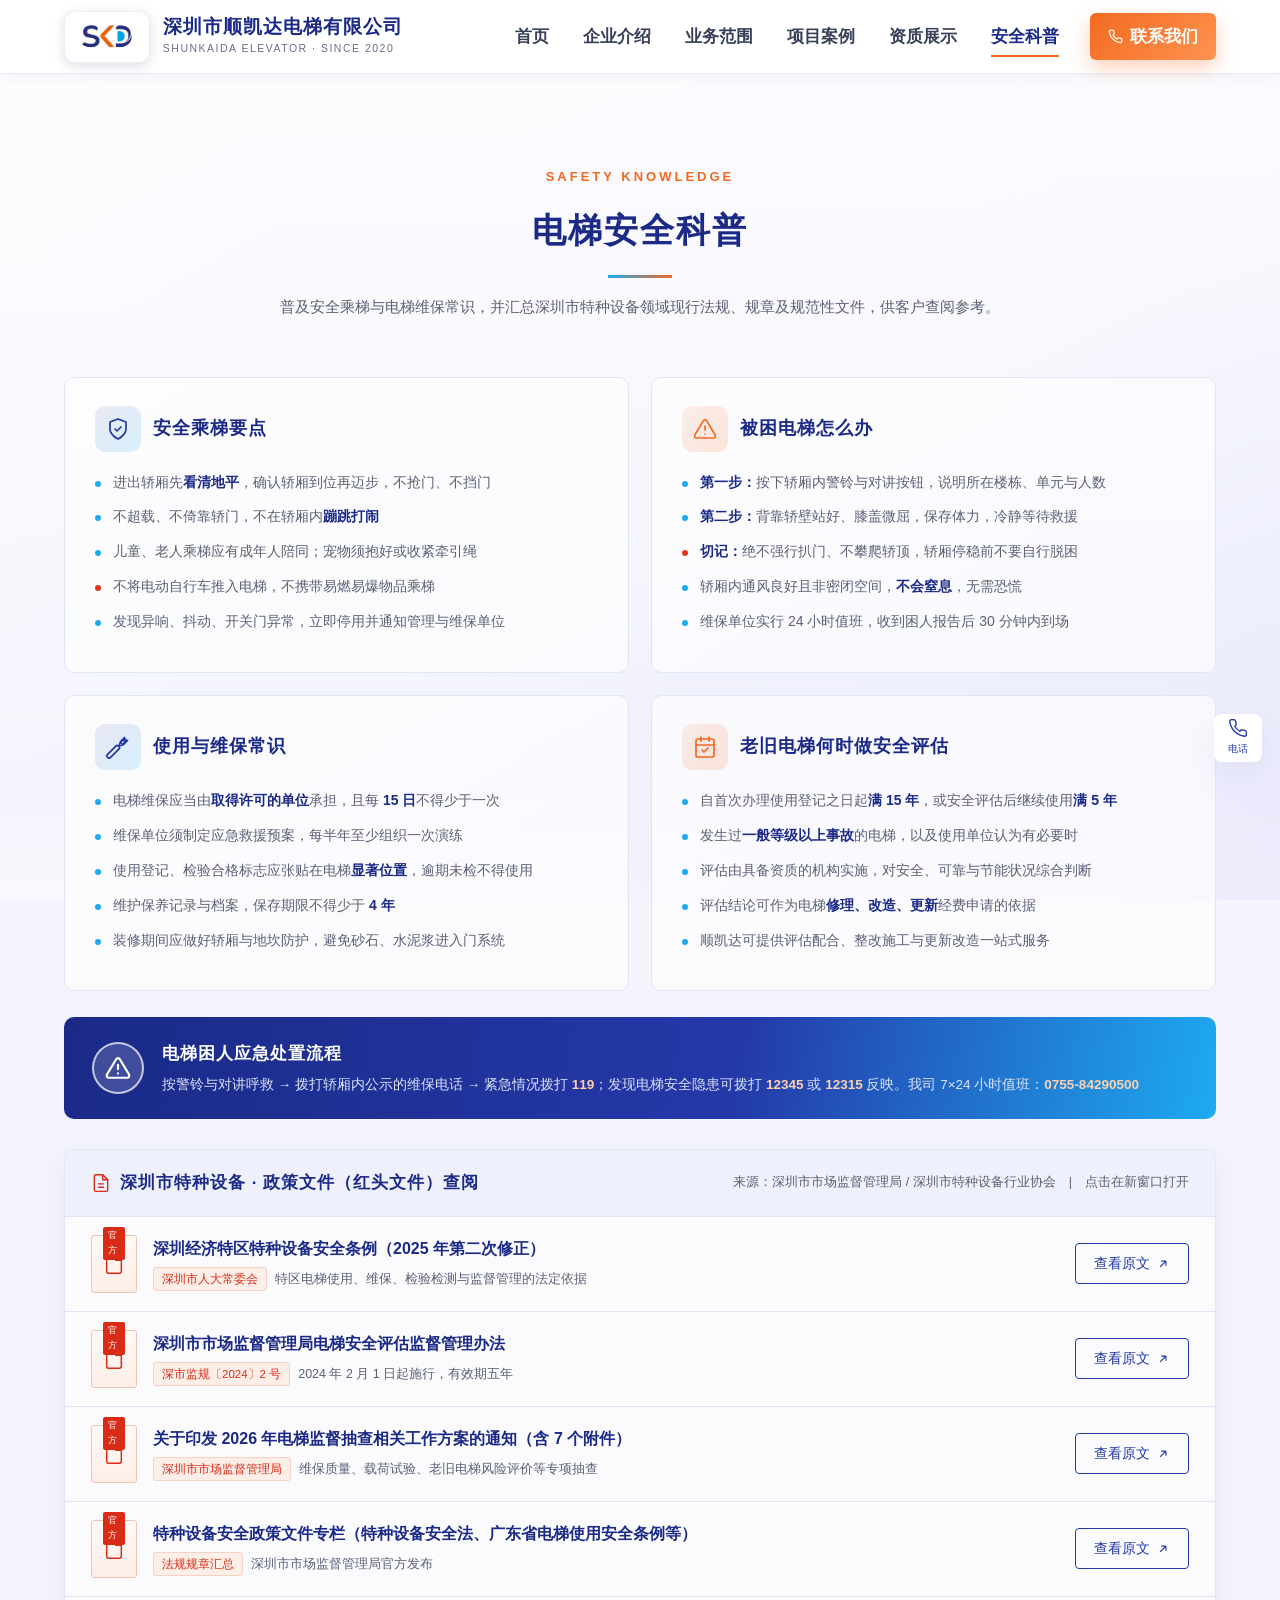
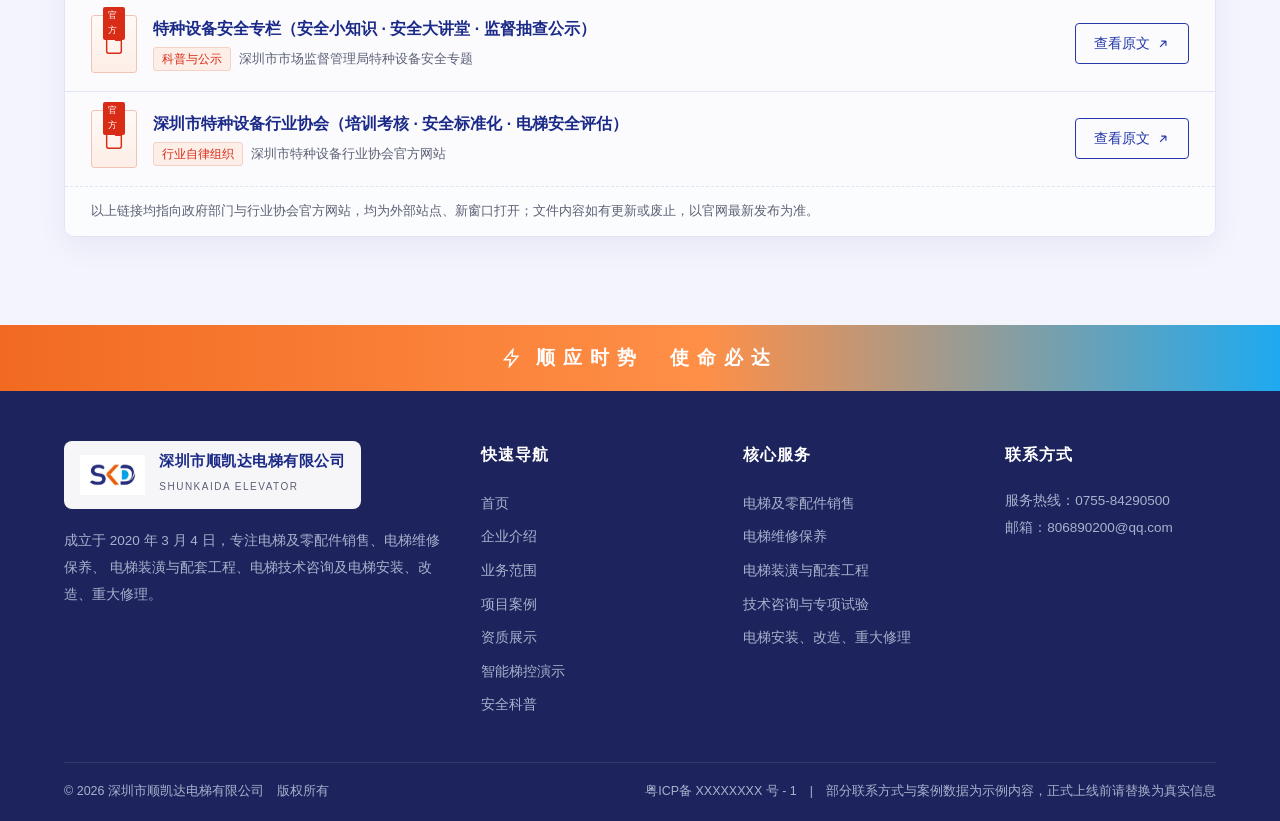
<file: pages/safety.html>
<!DOCTYPE html>
<html lang="zh-CN">
<head>
<meta charset="UTF-8">
<meta name="viewport" content="width=device-width, initial-scale=1.0">
<title>电梯安全科普 - 深圳市顺凯达电梯有限公司</title>
<meta name="description" content="电梯安全科普：安全乘梯要点、被困电梯怎么办、使用与维保常识、老旧电梯安全评估，以及深圳市特种设备安全条例等政策文件查阅。">
<meta name="keywords" content="深圳电梯公司,顺凯达电梯,SKD,电梯维保,电梯改造,电梯安装,电梯维修,电梯安全科普">
<link rel="icon" href="../favicon.ico" sizes="any">
<link rel="icon" type="image/png" href="../favicon-32.png" sizes="32x32">
<link rel="apple-touch-icon" href="../apple-touch-icon.png">
<link rel="stylesheet" href="../css/style.css?v=20261111k">
<link rel="stylesheet" href="../css/pages.css?v=20261111k">
<link rel="stylesheet" href="../css/nav-sub.css?v=20261111k">
</head>
<body class="page page--safety">

<!-- ===================== 导航 ===================== -->
<header class="header" id="header">
  <div class="container">
    <a href="../index.html" class="logo">
      <!-- 公司商标 -->
      <img class="logo-img" src="../assets/logo.jpg" alt="顺凯达电梯 SKD 商标">
      <div class="logo-txt">
        <strong>深圳市顺凯达电梯有限公司</strong>
        <small>SHUNKAIDA ELEVATOR · SINCE 2020</small>
      </div>
    </a>

    <nav class="nav" id="nav">
      <a href="../index.html">首页</a>
      <a href="about.html">企业介绍</a>
      <a href="services.html">业务范围</a>
      <a href="cases.html">项目案例</a>
      <a href="qualification.html">资质展示</a>
      <a href="safety.html" class="active" aria-current="page">安全科普</a>
      <a href="contact.html" class="tel">
        <svg viewBox="0 0 24 24" width="15" height="15" fill="none" stroke="currentColor" stroke-width="2">
          <path d="M22 16.9v3a2 2 0 01-2.2 2 19.8 19.8 0 01-8.6-3.1 19.5 19.5 0 01-6-6A19.8 19.8 0 012.1 4.2 2 2 0 014.1 2h3a2 2 0 012 1.7c.1 1 .4 1.9.7 2.8a2 2 0 01-.5 2.1L8.1 9.9a16 16 0 006 6l1.3-1.3a2 2 0 012.1-.4c.9.3 1.8.6 2.8.7a2 2 0 011.7 2z"/>
        </svg>
        联系我们
      </a>
    </nav>

    <button class="hamburger" id="hamburger" aria-label="菜单">
      <i></i><i></i><i></i>
    </button>
  </div>
</header>

<!-- ===================== 电梯安全科普 ===================== -->
<section class="section" id="safety" data-nav-flat>
  <div class="container">
    <div class="sec-head reveal">
      <div class="tag">SAFETY KNOWLEDGE</div>
      <h2>电梯安全科普</h2>
      <p>普及安全乘梯与电梯维保常识，并汇总深圳市特种设备领域现行法规、规章及规范性文件，供客户查阅参考。</p>
    </div>

    <div class="safe-grid">
      <div class="safe-card reveal" data-nav-sub id="safe-ride">
        <div class="safe-head">
          <div class="safe-ico">
            <svg viewBox="0 0 24 24"><path d="M12 22s8-4 8-10V5l-8-3-8 3v7c0 6 8 10 8 10z"/><path d="M9 12l2 2 4-4"/></svg>
          </div>
          <h3>安全乘梯要点</h3>
        </div>
        <ul>
          <li>进出轿厢先<b>看清地平</b>，确认轿厢到位再迈步，不抢门、不挡门</li>
          <li>不超载、不倚靠轿门，不在轿厢内<b>蹦跳打闹</b></li>
          <li>儿童、老人乘梯应有成年人陪同；宠物须抱好或收紧牵引绳</li>
          <li class="warn">不将电动自行车推入电梯，不携带易燃易爆物品乘梯</li>
          <li>发现异响、抖动、开关门异常，立即停用并通知管理与维保单位</li>
        </ul>
      </div>

      <div class="safe-card reveal" data-nav-sub id="safe-trap">
        <div class="safe-head">
          <div class="safe-ico">
            <svg viewBox="0 0 24 24"><path d="M12 9v4M12 17h.01"/><path d="M10.3 3.9L1.8 18a2 2 0 001.7 3h17a2 2 0 001.7-3L13.7 3.9a2 2 0 00-3.4 0z"/></svg>
          </div>
          <h3>被困电梯怎么办</h3>
        </div>
        <ul>
          <li><b>第一步：</b>按下轿厢内警铃与对讲按钮，说明所在楼栋、单元与人数</li>
          <li><b>第二步：</b>背靠轿壁站好、膝盖微屈，保存体力，冷静等待救援</li>
          <li class="warn"><b>切记：</b>绝不强行扒门、不攀爬轿顶，轿厢停稳前不要自行脱困</li>
          <li>轿厢内通风良好且非密闭空间，<b>不会窒息</b>，无需恐慌</li>
          <li>维保单位实行 24 小时值班，收到困人报告后 30 分钟内到场</li>
        </ul>
      </div>

      <div class="safe-card reveal" data-nav-sub id="safe-maint">
        <div class="safe-head">
          <div class="safe-ico">
            <svg viewBox="0 0 24 24"><path d="M14.7 6.3a1 1 0 000 1.4l1.6 1.6a1 1 0 001.4 0l3.8-3.8a6 6 0 00-7.9 7.9l-9 9a2.1 2.1 0 01-3-3l9-9a6 6 0 007.9-7.9z"/></svg>
          </div>
          <h3>使用与维保常识</h3>
        </div>
        <ul>
          <li>电梯维保应当由<b>取得许可的单位</b>承担，且每 <b>15 日</b>不得少于一次</li>
          <li>维保单位须制定应急救援预案，每半年至少组织一次演练</li>
          <li>使用登记、检验合格标志应张贴在电梯<b>显著位置</b>，逾期未检不得使用</li>
          <li>维护保养记录与档案，保存期限不得少于 <b>4 年</b></li>
          <li>装修期间应做好轿厢与地坎防护，避免砂石、水泥浆进入门系统</li>
        </ul>
      </div>

      <div class="safe-card reveal" data-nav-sub id="safe-assess">
        <div class="safe-head">
          <div class="safe-ico">
            <svg viewBox="0 0 24 24"><rect x="3" y="4" width="18" height="18" rx="2"/><path d="M16 2v4M8 2v4M3 10h18"/><path d="M9 15l2 2 4-4"/></svg>
          </div>
          <h3>老旧电梯何时做安全评估</h3>
        </div>
        <ul>
          <li>自首次办理使用登记之日起<b>满 15 年</b>，或安全评估后继续使用<b>满 5 年</b></li>
          <li>发生过<b>一般等级以上事故</b>的电梯，以及使用单位认为有必要时</li>
          <li>评估由具备资质的机构实施，对安全、可靠与节能状况综合判断</li>
          <li>评估结论可作为电梯<b>修理、改造、更新</b>经费申请的依据</li>
          <li>顺凯达可提供评估配合、整改施工与更新改造一站式服务</li>
        </ul>
      </div>
    </div>

    <!-- 应急处置提示条 -->
    <div class="sos-bar reveal">
      <div class="sos-ico">
        <svg viewBox="0 0 24 24"><path d="M12 9v4M12 17h.01"/><path d="M10.3 3.9L1.8 18a2 2 0 001.7 3h17a2 2 0 001.7-3L13.7 3.9a2 2 0 00-3.4 0z"/></svg>
      </div>
      <div class="sos-txt">
        <strong>电梯困人应急处置流程</strong>
        <p>按警铃与对讲呼救 → 拨打轿厢内公示的维保电话 → 紧急情况拨打 <b>119</b>；发现电梯安全隐患可拨打 <b>12345</b> 或 <b>12315</b> 反映。我司 7×24 小时值班：<b>0755-84290500</b></p>
      </div>
    </div>

    <!-- 深圳市特种设备红头文件资料 -->
    <div class="doc-panel reveal">
      <div class="doc-head">
        <h3>
          <svg viewBox="0 0 24 24" stroke-linecap="round"><path d="M14 2H6a2 2 0 00-2 2v16a2 2 0 002 2h12a2 2 0 002-2V8z"/><path d="M14 2v6h6M9 13h6M9 17h6"/></svg>
          深圳市特种设备 · 政策文件（红头文件）查阅
        </h3>
        <span>来源：深圳市市场监督管理局 / 深圳市特种设备行业协会　|　点击在新窗口打开</span>
      </div>
      <ul class="doc-list">
        <li>
          <div class="doc-ico">
            <svg viewBox="0 0 24 24"><path d="M14 2H6a2 2 0 00-2 2v16a2 2 0 002 2h12a2 2 0 002-2V8z"/><path d="M14 2v6h6"/></svg>
          </div>
          <div class="doc-main">
            <h4>深圳经济特区特种设备安全条例（2025 年第二次修正）</h4>
            <p class="meta"><span class="doc-no">深圳市人大常委会</span>特区电梯使用、维保、检验检测与监督管理的法定依据</p>
          </div>
          <a class="doc-link" href="https://amr.sz.gov.cn/xxgk/zcwj/scjgfg/tzsb/tzsbgz/content/post_12305131.html" target="_blank" rel="noopener">
            查看原文
            <svg viewBox="0 0 24 24"><path d="M7 17L17 7M17 7H9M17 7v8"/></svg>
          </a>
        </li>

        <li>
          <div class="doc-ico">
            <svg viewBox="0 0 24 24"><path d="M14 2H6a2 2 0 00-2 2v16a2 2 0 002 2h12a2 2 0 002-2V8z"/><path d="M14 2v6h6"/></svg>
          </div>
          <div class="doc-main">
            <h4>深圳市市场监督管理局电梯安全评估监督管理办法</h4>
            <p class="meta"><span class="doc-no">深市监规〔2024〕2 号</span>2024 年 2 月 1 日起施行，有效期五年</p>
          </div>
          <a class="doc-link" href="https://www.sz.gov.cn/cn/xxgk/zfxxgj/tzgg/content/post_11091670.html" target="_blank" rel="noopener">
            查看原文
            <svg viewBox="0 0 24 24"><path d="M7 17L17 7M17 7H9M17 7v8"/></svg>
          </a>
        </li>

        <li>
          <div class="doc-ico">
            <svg viewBox="0 0 24 24"><path d="M14 2H6a2 2 0 00-2 2v16a2 2 0 002 2h12a2 2 0 002-2V8z"/><path d="M14 2v6h6"/></svg>
          </div>
          <div class="doc-main">
            <h4>关于印发 2026 年电梯监督抽查相关工作方案的通知（含 7 个附件）</h4>
            <p class="meta"><span class="doc-no">深圳市市场监督管理局</span>维保质量、载荷试验、老旧电梯风险评价等专项抽查</p>
          </div>
          <a class="doc-link" href="https://www.sz.gov.cn/szzt2010/wgkzl/jcgk/jcygk/zdzcjc/content/post_12756996.html" target="_blank" rel="noopener">
            查看原文
            <svg viewBox="0 0 24 24"><path d="M7 17L17 7M17 7H9M17 7v8"/></svg>
          </a>
        </li>

        <li>
          <div class="doc-ico">
            <svg viewBox="0 0 24 24"><path d="M14 2H6a2 2 0 00-2 2v16a2 2 0 002 2h12a2 2 0 002-2V8z"/><path d="M14 2v6h6"/></svg>
          </div>
          <div class="doc-main">
            <h4>特种设备安全政策文件专栏（特种设备安全法、广东省电梯使用安全条例等）</h4>
            <p class="meta"><span class="doc-no">法规规章汇总</span>深圳市市场监督管理局官方发布</p>
          </div>
          <a class="doc-link" href="https://amr.sz.gov.cn/xxgk/qt/ztlm/tzsbaq/zcwj" target="_blank" rel="noopener">
            查看原文
            <svg viewBox="0 0 24 24"><path d="M7 17L17 7M17 7H9M17 7v8"/></svg>
          </a>
        </li>

        <li>
          <div class="doc-ico">
            <svg viewBox="0 0 24 24"><path d="M14 2H6a2 2 0 00-2 2v16a2 2 0 002 2h12a2 2 0 002-2V8z"/><path d="M14 2v6h6"/></svg>
          </div>
          <div class="doc-main">
            <h4>特种设备安全专栏（安全小知识 · 安全大讲堂 · 监督抽查公示）</h4>
            <p class="meta"><span class="doc-no">科普与公示</span>深圳市市场监督管理局特种设备安全专题</p>
          </div>
          <a class="doc-link" href="https://amr.sz.gov.cn/xxgk/qt/ztlm/tzsbaq/" target="_blank" rel="noopener">
            查看原文
            <svg viewBox="0 0 24 24"><path d="M7 17L17 7M17 7H9M17 7v8"/></svg>
          </a>
        </li>

        <li>
          <div class="doc-ico">
            <svg viewBox="0 0 24 24"><path d="M14 2H6a2 2 0 00-2 2v16a2 2 0 002 2h12a2 2 0 002-2V8z"/><path d="M14 2v6h6"/></svg>
          </div>
          <div class="doc-main">
            <h4>深圳市特种设备行业协会（培训考核 · 安全标准化 · 电梯安全评估）</h4>
            <p class="meta"><span class="doc-no">行业自律组织</span>深圳市特种设备行业协会官方网站</p>
          </div>
          <a class="doc-link" href="http://szase.org.cn/" target="_blank" rel="noopener">
            查看原文
            <svg viewBox="0 0 24 24"><path d="M7 17L17 7M17 7H9M17 7v8"/></svg>
          </a>
        </li>
      </ul>
      <p class="doc-note">以上链接均指向政府部门与行业协会官方网站，均为外部站点、新窗口打开；文件内容如有更新或废止，以官网最新发布为准。</p>
    </div>
  </div>
</section>

<!-- ===================== 页脚 ===================== -->
<footer class="footer">
  <!-- 页脚口号条 -->
  <div class="footer-slogan">
    <div class="container">
      <svg viewBox="0 0 24 24"><path d="M13 2L3 14h7l-1 8 10-12h-7l1-8z"/></svg>
      <strong>顺应时势 &nbsp;使命必达</strong>
    </div>
  </div>

  <div class="container">
    <div class="footer-grid">
      <div>
        <div class="f-logo">
          <img src="../assets/logo.jpg" alt="顺凯达电梯 SKD 商标">
          <div>
            <strong>深圳市顺凯达电梯有限公司</strong>
            <small>SHUNKAIDA ELEVATOR</small>
          </div>
        </div>
        <p>
          成立于 2020 年 3 月 4 日，专注电梯及零配件销售、电梯维修保养、
          电梯装潢与配套工程、电梯技术咨询及电梯安装、改造、重大修理。
        </p>
      </div>
      <div>
        <h4>快速导航</h4>
        <ul>
          <li><a href="../index.html">首页</a></li>
          <li><a href="about.html">企业介绍</a></li>
          <li><a href="services.html">业务范围</a></li>
          <li><a href="cases.html">项目案例</a></li>
          <li><a href="qualification.html">资质展示</a></li>
          <li><a href="smart-lift.html">智能梯控演示</a></li>
          <li><a href="safety.html">安全科普</a></li>
        </ul>
      </div>
      <div>
        <h4>核心服务</h4>
        <ul>
          <li><a href="services.html">电梯及零配件销售</a></li>
          <li><a href="services.html">电梯维修保养</a></li>
          <li><a href="services.html">电梯装潢与配套工程</a></li>
          <li><a href="services.html">技术咨询与专项试验</a></li>
		  <li><a href="services.html">电梯安装、改造、重大修理</a></li>
        </ul>
      </div>
      <div>
        <h4>联系方式</h4>
        <p>服务热线：0755-84290500<br>邮箱：806890200@qq.com</p>
      </div>
    </div>
    <div class="footer-bottom">
      <span>© 2026 深圳市顺凯达电梯有限公司　版权所有</span>
      <span>粤ICP备 XXXXXXXX 号 - 1　|　部分联系方式与案例数据为示例内容，正式上线前请替换为真实信息</span>
    </div>
  </div>
</footer>

<!-- ===================== 侧边悬浮 ===================== -->
<div class="side-float">
  <a href="tel:0755-84290500" title="电话咨询">
    <svg viewBox="0 0 24 24"><path d="M22 16.9v3a2 2 0 01-2.2 2 19.8 19.8 0 01-8.6-3.1 19.5 19.5 0 01-6-6A19.8 19.8 0 012.1 4.2 2 2 0 014.1 2h3a2 2 0 012 1.7c.1 1 .4 1.9.7 2.8a2 2 0 01-.5 2.1L8.1 9.9a16 16 0 006 6l1.3-1.3a2 2 0 012.1-.4c.9.3 1.8.6 2.8.7a2 2 0 011.7 2z"/></svg>
    电话
  </a>
  <a href="#" id="toTop" title="回到顶部">
    <svg viewBox="0 0 24 24"><path d="M12 19V5M6 11l6-6 6 6"/></svg>
    顶部
  </a>
</div>

<script src="../js/site.js?v=20261111k"></script>
<script src="../js/nav-map.js?v=20261111k"></script>
<script src="../js/nav-sub.js?v=20261111k"></script>
</body>
</html>
</file>
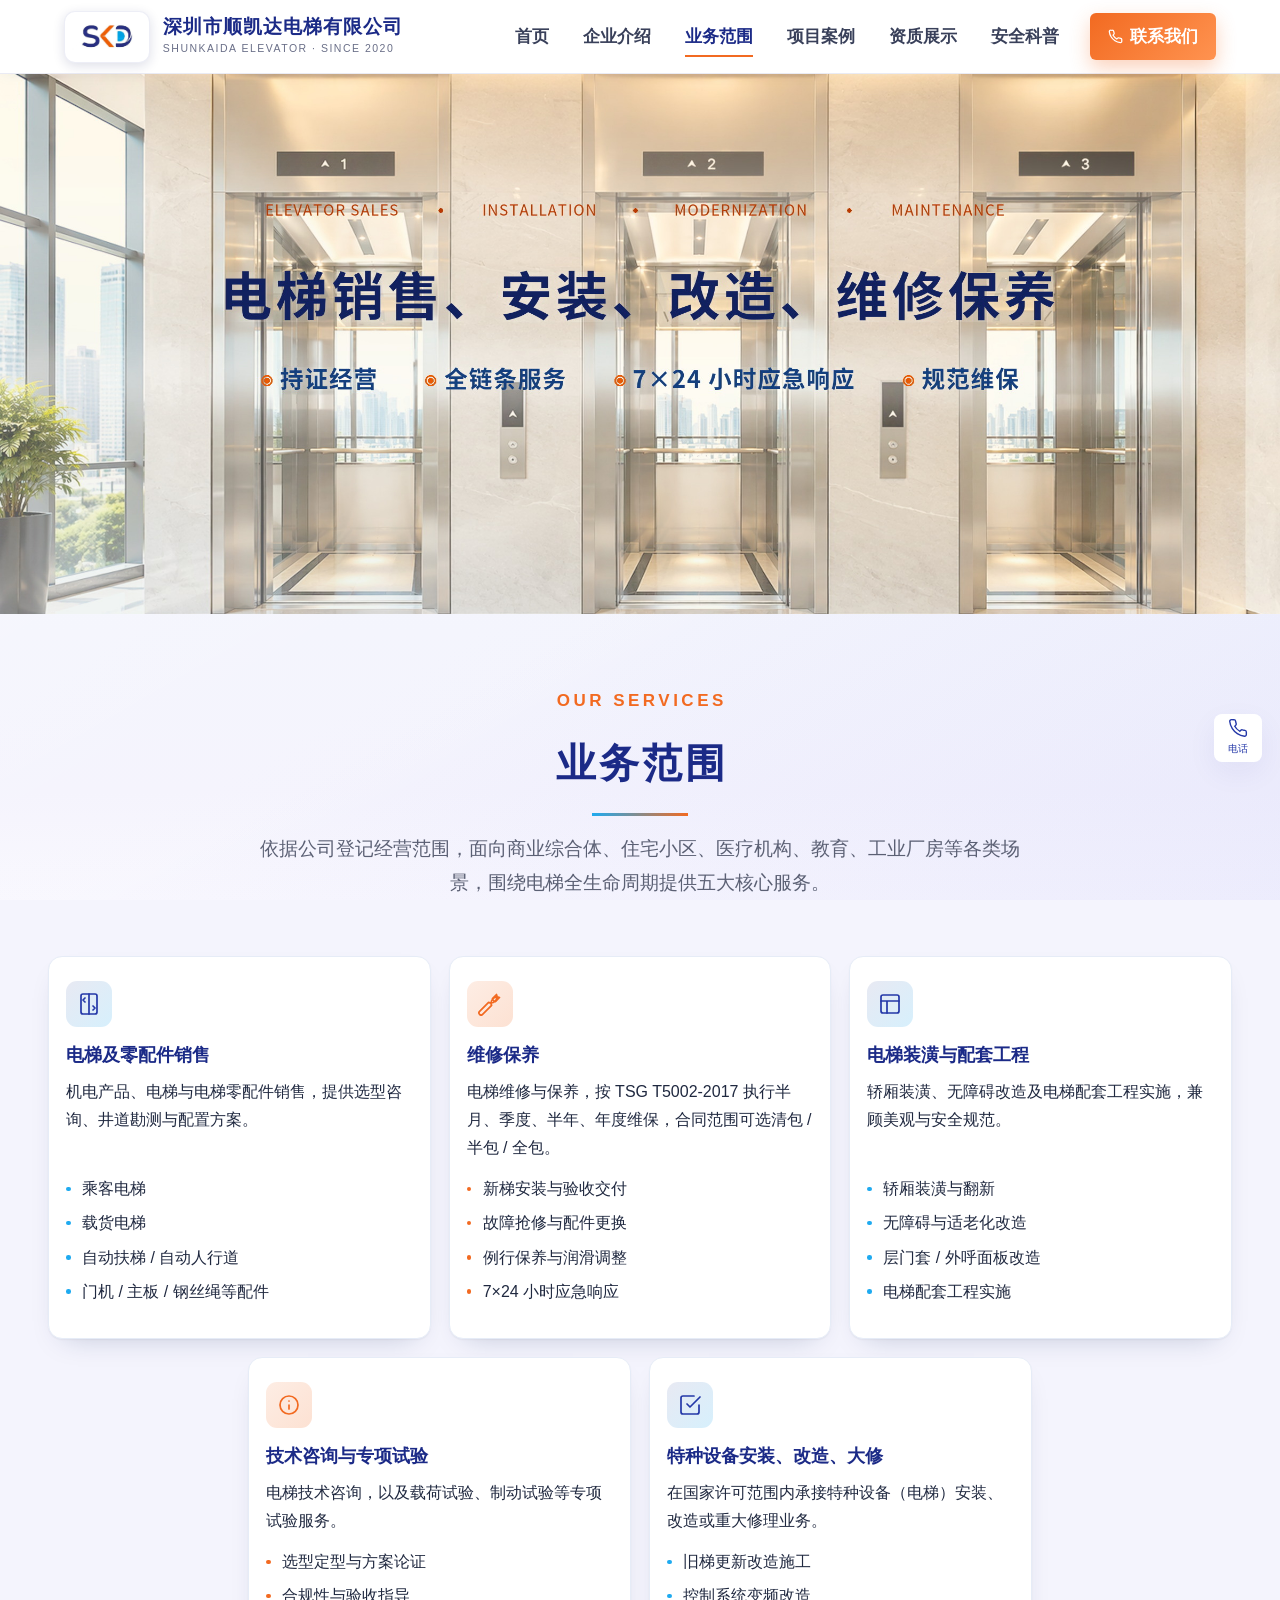
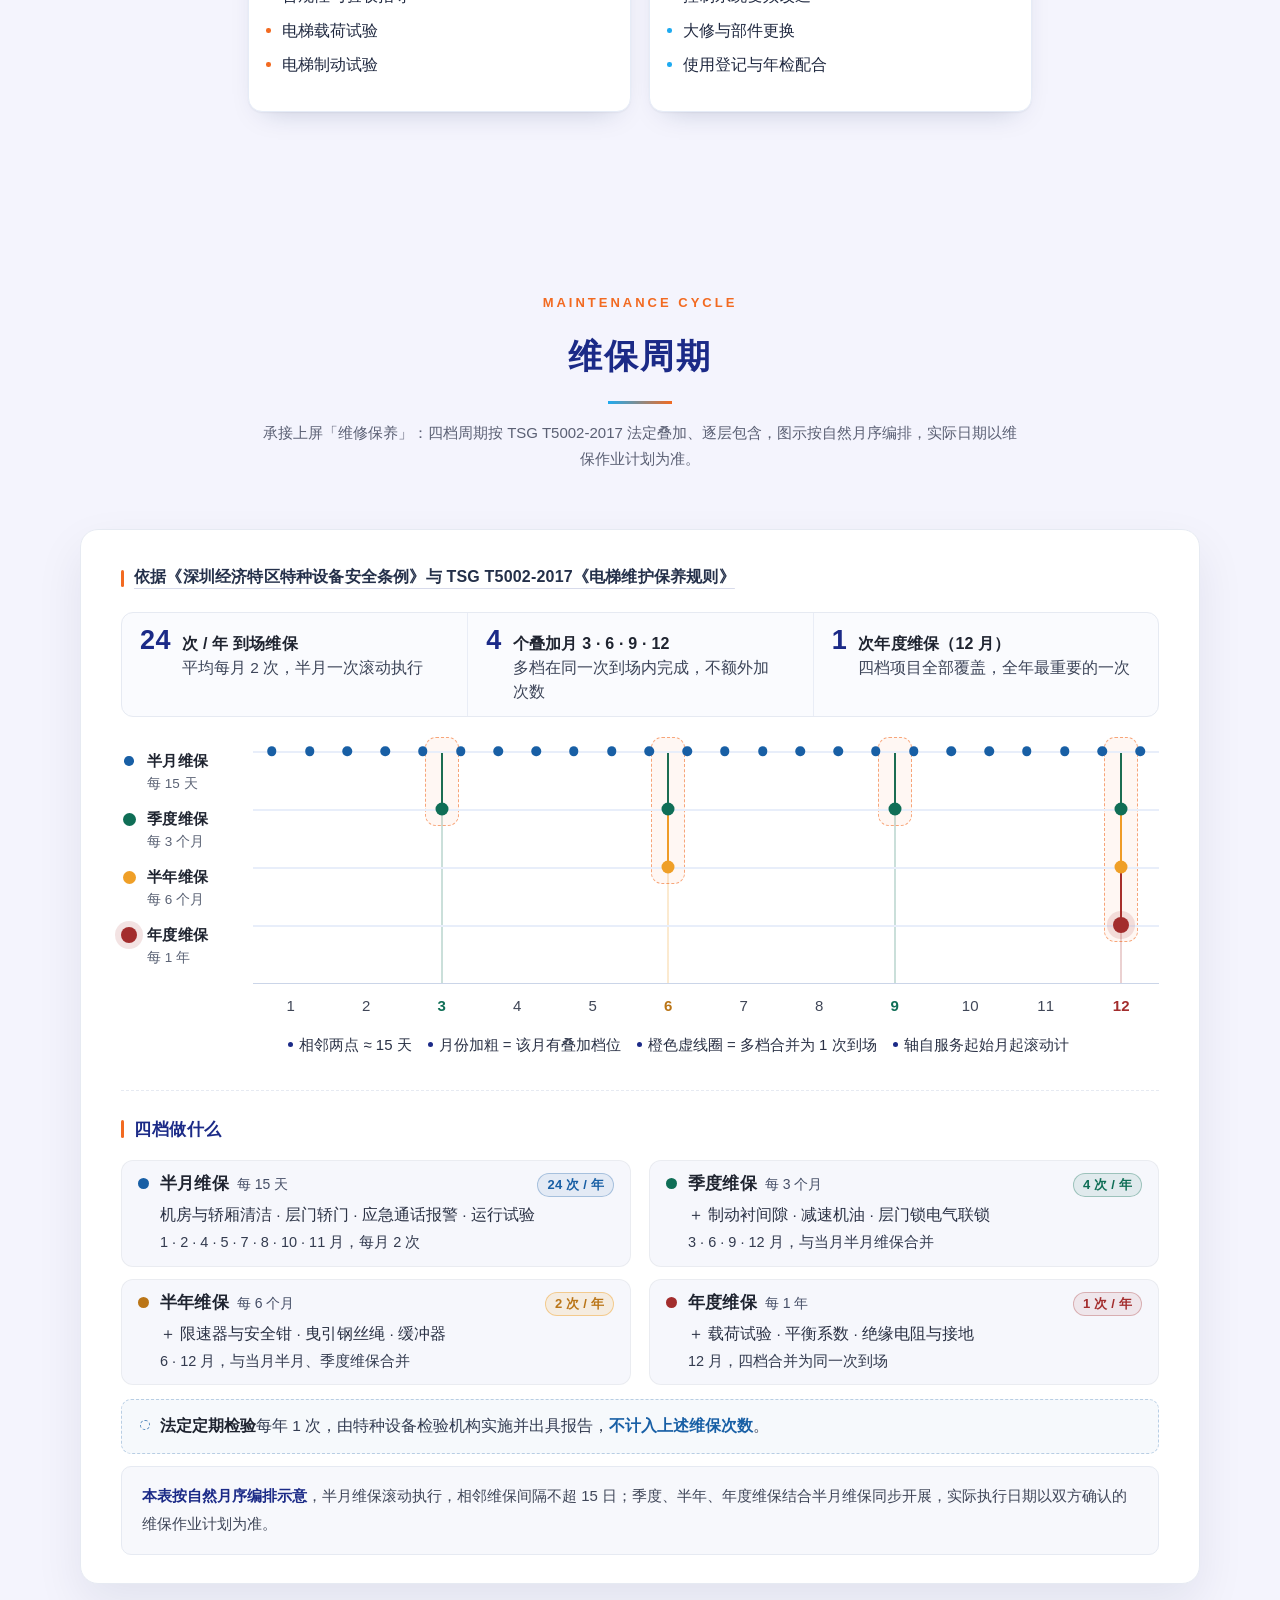
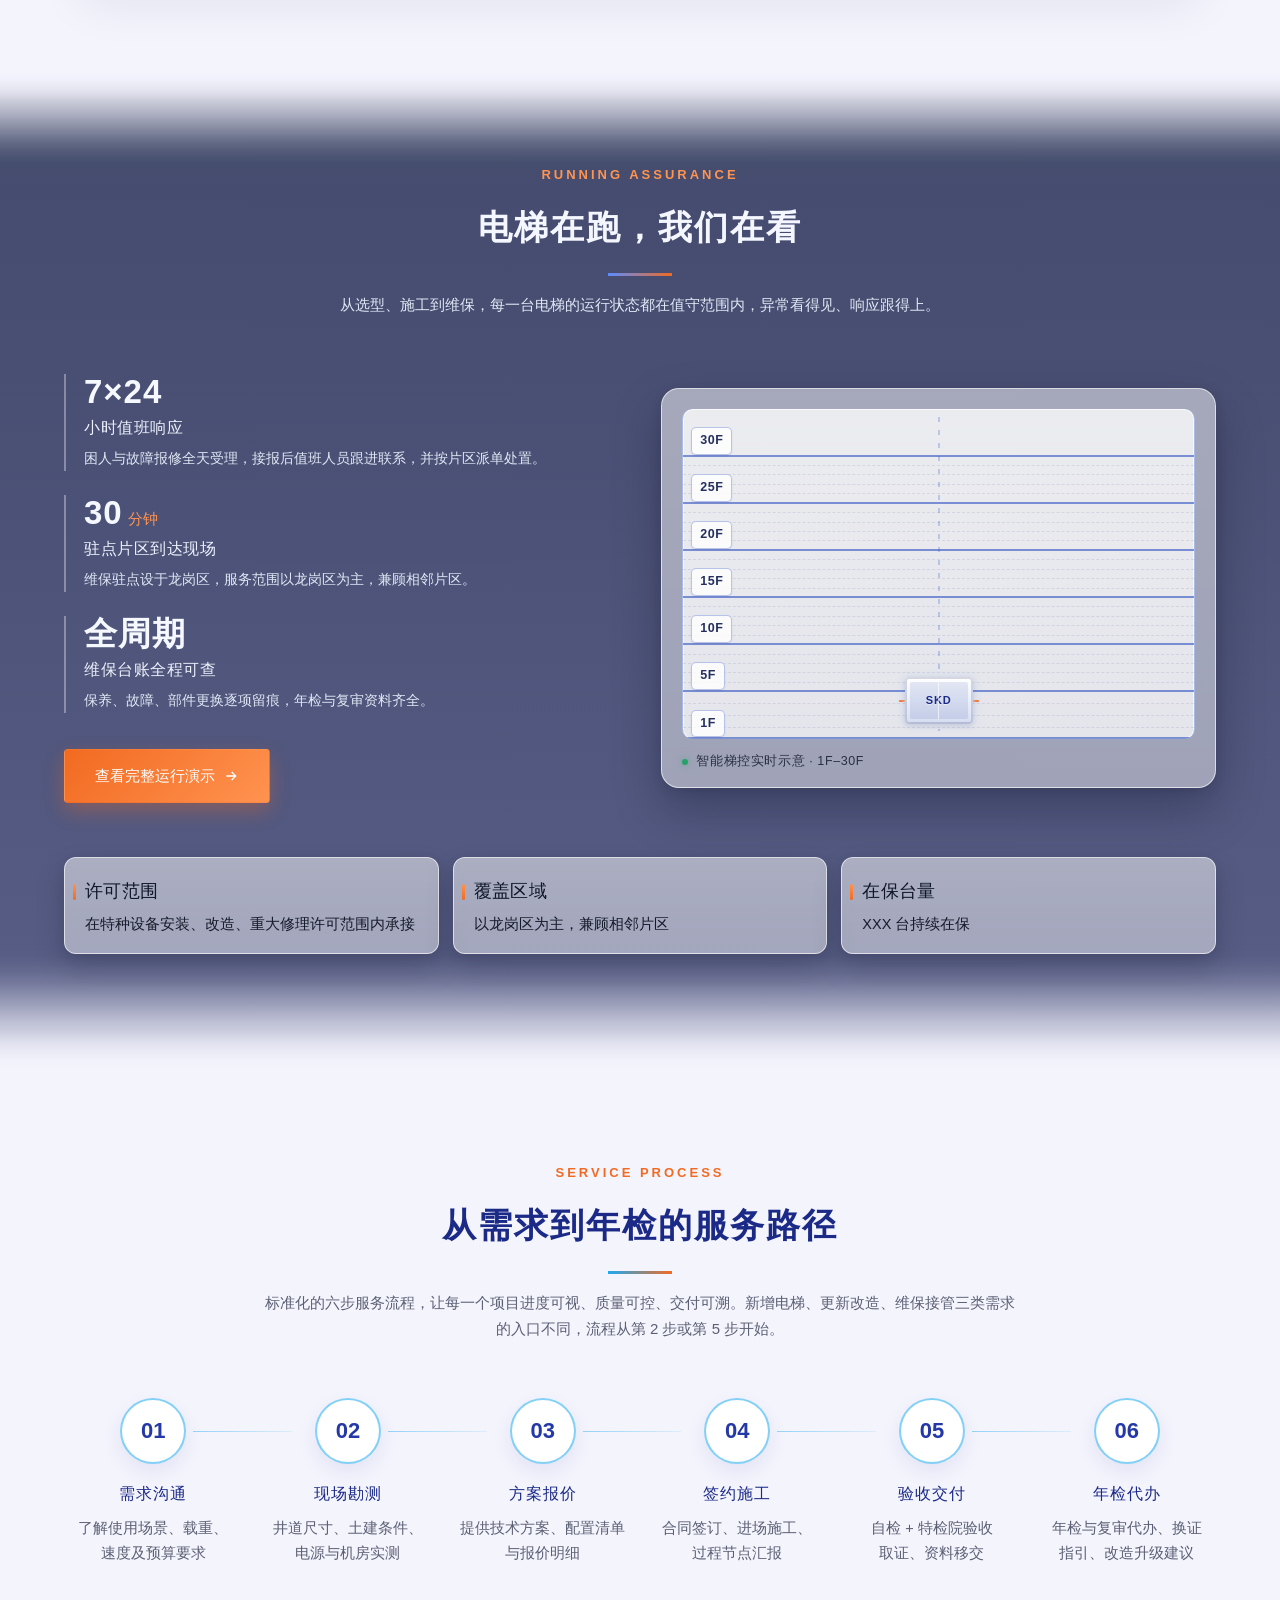
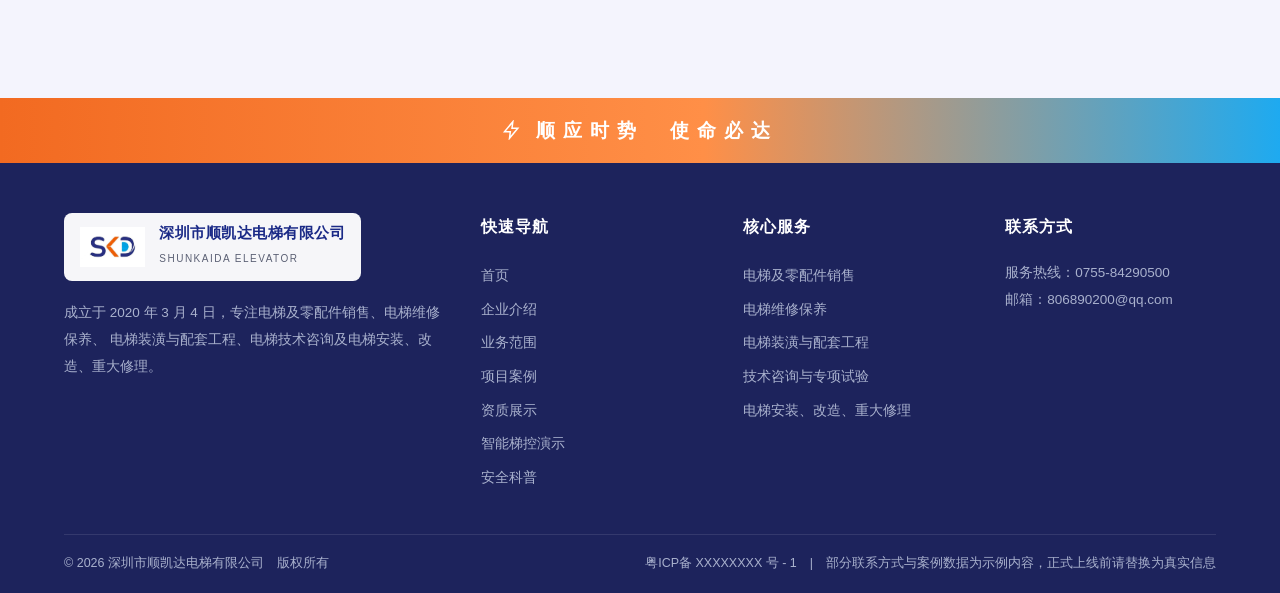
<file: pages/services.html>
<!DOCTYPE html>
<html lang="zh-CN">
<head>
<meta charset="UTF-8">
<meta name="viewport" content="width=device-width, initial-scale=1.0">
<title>业务范围 - 深圳市顺凯达电梯有限公司</title>
<meta name="description" content="顺凯达电梯业务范围：电梯及零配件销售、维修保养（按 TSG T5002-2017 执行半月 / 季度 / 半年 / 年度维保，合同可选清包 / 半包 / 全包）、装潢与配套工程、技术咨询与专项试验、特种设备安装改造大修，附六步服务流程、许可范围与 7×24 小时运行保障。">
<meta name="keywords" content="深圳电梯公司,顺凯达电梯,SKD,电梯维保,电梯改造,电梯安装,电梯维修,电梯安全科普">
<link rel="icon" href="../favicon.ico" sizes="any">
<link rel="icon" type="image/png" href="../favicon-32.png" sizes="32x32">
<link rel="apple-touch-icon" href="../apple-touch-icon.png">
<link rel="stylesheet" href="../css/style.css?v=20261111k">
<link rel="stylesheet" href="../css/pages.css?v=20261111k">
<link rel="stylesheet" href="../css/nav-sub.css?v=20261111k">
</head>
<body class="page page--services">

<!-- ===================== 导航 ===================== -->
<header class="header" id="header">
  <div class="container">
    <a href="../index.html" class="logo">
      <!-- 公司商标 -->
      <img class="logo-img" src="../assets/logo.jpg" alt="顺凯达电梯 SKD 商标">
      <div class="logo-txt">
        <strong>深圳市顺凯达电梯有限公司</strong>
        <small>SHUNKAIDA ELEVATOR · SINCE 2020</small>
      </div>
    </a>

    <nav class="nav" id="nav">
      <a href="../index.html">首页</a>
      <a href="about.html">企业介绍</a>
      <a href="services.html" class="active" aria-current="page">业务范围</a>
      <a href="cases.html">项目案例</a>
      <a href="qualification.html">资质展示</a>
      <a href="safety.html">安全科普</a>
      <a href="contact.html" class="tel">
        <svg viewBox="0 0 24 24" width="15" height="15" fill="none" stroke="currentColor" stroke-width="2">
          <path d="M22 16.9v3a2 2 0 01-2.2 2 19.8 19.8 0 01-8.6-3.1 19.5 19.5 0 01-6-6A19.8 19.8 0 012.1 4.2 2 2 0 014.1 2h3a2 2 0 012 1.7c.1 1 .4 1.9.7 2.8a2 2 0 01-.5 2.1L8.1 9.9a16 16 0 006 6l1.3-1.3a2 2 0 012.1-.4c.9.3 1.8.6 2.8.7a2 2 0 011.7 2z"/>
        </svg>
        联系我们
      </a>
    </nav>

    <button class="hamburger" id="hamburger" aria-label="菜单">
      <i></i><i></i><i></i>
    </button>
  </div>
</header>

<!-- ===================== 业务范围 · 顶部横幅 ===================== -->
<!-- 与「企业介绍」页同一套横幅做法：高度共用 --banner-h，两页视觉完全等高。
     横幅有两套文案，按屏宽切换，内容完全一致：
       桌面 / 平板：用带字成图 services-banner-skd-warm-v4.jpg，三行字烘在图里
         （橙色英文眉标 / 深宝蓝主标题 / 四条优势：正蓝字 + 商标橙圆点）；
       手机（≤640）：改用无字底图 ...-v4-clean.jpg，三行文案由下面这层
         .svc-banner__txt 用真实文字渲染 —— 图里的字在手机上 clear 后被裁到
         只剩中间一截、缩到 6~16px 糊成一片，所以那一档必须换成 HTML 排版，
         字号随屏宽收缩，任何手机宽度都不会被裁或溢出。
     两层互斥：桌面端 .svc-banner__txt 是 display:none，手机端才打开。 -->
<div class="svc-banner" role="img"
     aria-label="三樘电梯候梯厅实景横幅：英文业务范围眉标；电梯销售、安装、改造、维修保养；四条优势——持证经营、全链条服务、7×24 小时应急响应、规范维保">
  <div class="svc-banner__txt" aria-hidden="true">
    <p class="svc-banner__eb">ELEVATOR SALES · INSTALLATION ·<br>MODERNIZATION · MAINTENANCE</p>
    <p class="svc-banner__ttl">电梯销售、安装、<br>改造、维修保养</p>
    <ul class="svc-banner__pts">
      <li>持证经营</li>
      <li>全链条服务</li>
      <li>7×24 小时应急响应</li>
      <li>规范维保</li>
    </ul>
  </div>
</div>

<!-- ===================== 业务范围 ===================== -->
<section class="section section--soft" id="services">
  <div class="container">
    <div class="sec-head reveal">
      <div class="tag">OUR SERVICES</div>
      <h2>业务范围</h2>
      <p>依据公司登记经营范围，面向商业综合体、住宅小区、医疗机构、教育、工业厂房等各类场景，围绕电梯全生命周期提供五大核心服务。</p>
    </div>

    <div class="services-grid">
      <div class="svc-card reveal">
        <div class="svc-icon">
          <svg viewBox="0 0 24 24" stroke-linecap="round" stroke-linejoin="round">
            <rect x="4" y="2" width="16" height="20" rx="2"/>
            <line x1="12" y1="2" x2="12" y2="22"/>
            <path d="M8 10l-2-2 2-2M16 14l2 2-2 2"/>
          </svg>
        </div>
        <h3>电梯及零配件销售</h3>
        <p>机电产品、电梯与电梯零配件销售，提供选型咨询、井道勘测与配置方案。</p>
        <ul>
          <li>乘客电梯 </li>
          <li>载货电梯 </li>
          <li>自动扶梯 / 自动人行道</li>
          <li>门机 / 主板 / 钢丝绳等配件</li>
        </ul>
      </div>

      <div class="svc-card reveal">
        <div class="svc-icon">
          <svg viewBox="0 0 24 24" stroke-linecap="round" stroke-linejoin="round">
            <path d="M14.7 6.3a1 1 0 000 1.4l1.6 1.6a1 1 0 001.4 0l3.8-3.8a6 6 0 00-7.9 7.9l-9 9a2.1 2.1 0 01-3-3l9-9a6 6 0 007.9-7.9z"/>
          </svg>
        </div>
        <h3>维修保养</h3>
        <p>电梯维修与保养，按 TSG T5002-2017 执行半月、季度、半年、年度维保，合同范围可选清包 / 半包 / 全包。</p>
        <ul>
          <li>新梯安装与验收交付</li>
          <li>故障抢修与配件更换</li>
          <li>例行保养与润滑调整</li>
          <li>7×24 小时应急响应</li>
        </ul>
      </div>

      <div class="svc-card reveal">
        <div class="svc-icon">
          <svg viewBox="0 0 24 24" stroke-linecap="round" stroke-linejoin="round">
            <rect x="3" y="3" width="18" height="18" rx="2"/>
            <path d="M3 9h18M9 21V9"/>
          </svg>
        </div>
        <h3>电梯装潢与配套工程</h3>
        <p>轿厢装潢、无障碍改造及电梯配套工程实施，兼顾美观与安全规范。</p>
        <ul>
          <li>轿厢装潢与翻新</li>
          <li>无障碍与适老化改造</li>
          <li>层门套 / 外呼面板改造</li>
          <li>电梯配套工程实施</li>
        </ul>
      </div>

      <div class="svc-card reveal">
        <div class="svc-icon">
          <svg viewBox="0 0 24 24" stroke-linecap="round" stroke-linejoin="round">
            <circle cx="12" cy="12" r="9"/>
            <path d="M12 16v-4M12 8h.01"/>
          </svg>
        </div>
        <h3>技术咨询与专项试验</h3>
        <p>电梯技术咨询，以及载荷试验、制动试验等专项试验服务。</p>
        <ul>
          <li>选型定型与方案论证</li>
          <li>合规性与验收指导</li>
          <li>电梯载荷试验</li>
          <li>电梯制动试验</li>
        </ul>
      </div>

      <div class="svc-card reveal">
        <div class="svc-icon">
          <svg viewBox="0 0 24 24" stroke-linecap="round" stroke-linejoin="round">
            <path d="M9 11l3 3L22 4"/>
            <path d="M21 12v7a2 2 0 01-2 2H5a2 2 0 01-2-2V5a2 2 0 012-2h11"/>
          </svg>
        </div>
        <h3>特种设备安装、改造、大修</h3>
        <p>在国家许可范围内承接特种设备（电梯）安装、改造或重大修理业务。</p>
        <ul>
          <li>旧梯更新改造施工</li>
          <li>控制系统变频改造</li>
          <li>大修与部件更换</li>
          <li>使用登记与年检配合</li>
        </ul>
      </div>
    </div>
  </div>
</section>

<!-- ===================== 维保周期 ===================== -->
<section class="section section--soft" id="maintenance">
  <div class="container">
    <div class="sec-head reveal">
      <div class="tag">MAINTENANCE CYCLE</div>
      <h2>维保周期</h2>
      <p>承接上屏「维修保养」：四档周期按 TSG T5002-2017 法定叠加、逐层包含，图示按自然月序编排，实际日期以维保作业计划为准。</p>
    </div>

    <div class="maint reveal">
      <p class="maint-src"><span class="u">依据《深圳经济特区特种设备安全条例》与 TSG T5002-2017《电梯维护保养规则》</span></p>

      <!-- 先给结论、再给图：客户第一眼要知道「一年来几次」，而不是自己数 24 个点。
           第二个数字专门用来拆掉最大的误读 —— 四条轨道并排看很像 24+4+2+1=31 次，
           实际上 3/6/9/12 月是同一趟到场里把多档一起做完。 -->
      <div class="maint-kpi">
        <div>
          <b>24</b>
          <p><strong>次 / 年 到场维保</strong>平均每月 2 次，半月一次滚动执行</p>
        </div>
        <div>
          <b>4</b>
          <p><strong>个叠加月 3 · 6 · 9 · 12</strong>多档在同一次到场内完成，不额外加次数</p>
        </div>
        <div>
          <b>1</b>
          <p><strong>次年度维保（12 月）</strong>四档项目全部覆盖，全年最重要的一次</p>
        </div>
      </div>

      <div class="maint-lanes">
        <div class="maint-guides">
          <i class="maint-guide g-q" style="left:20.833%"></i>
          <i class="maint-guide g-qh" style="left:45.833%"></i>
          <i class="maint-guide g-q" style="left:70.833%"></i>
          <i class="maint-guide g-full" style="left:95.833%"></i>
        </div>
        <!-- 叠加月的外圈：把该月所有档位的点圈在一起，肉眼直接读出
             「这几个点是同一趟」，不必依赖下方文字解释。 --rows = 该月档位数，
             圈高按 var(--row) 推算，改行高时自动跟着走。 -->
        <div class="maint-merges">
          <i class="m-merge" style="left:20.833%;--rows:2" data-tip="3 月：半月 + 季度，合并为 1 次到场"></i>
          <i class="m-merge" style="left:45.833%;--rows:3" data-tip="6 月：半月 + 季度 + 半年，合并为 1 次到场"></i>
          <i class="m-merge" style="left:70.833%;--rows:2" data-tip="9 月：半月 + 季度，合并为 1 次到场"></i>
          <i class="m-merge is-end" style="left:95.833%;--rows:4" data-tip="12 月：半月 + 季度 + 半年 + 年度，合并为 1 次到场，全年最重要"></i>
        </div>

        <div class="maint-row">
          <div class="maint-label">
            <i class="dlg d-b"></i>
            <b>半月维保</b><span>每 15 天</span>
          </div>
          <div class="maint-lane">
            <i class="d d-b" style="left:2.083%"></i><i class="d d-b" style="left:6.25%"></i>
            <i class="d d-b" style="left:10.417%"></i><i class="d d-b" style="left:14.583%"></i>
            <i class="d d-b" style="left:18.75%"></i><i class="d d-b" style="left:22.917%"></i>
            <i class="d d-b" style="left:27.083%"></i><i class="d d-b" style="left:31.25%"></i>
            <i class="d d-b" style="left:35.417%"></i><i class="d d-b" style="left:39.583%"></i>
            <i class="d d-b" style="left:43.75%"></i><i class="d d-b" style="left:47.917%"></i>
            <i class="d d-b" style="left:52.083%"></i><i class="d d-b" style="left:56.25%"></i>
            <i class="d d-b" style="left:60.417%"></i><i class="d d-b" style="left:64.583%"></i>
            <i class="d d-b" style="left:68.75%"></i><i class="d d-b" style="left:72.917%"></i>
            <i class="d d-b" style="left:77.083%"></i><i class="d d-b" style="left:81.25%"></i>
            <i class="d d-b" style="left:85.417%"></i><i class="d d-b" style="left:89.583%"></i>
            <i class="d d-b" style="left:93.75%"></i><i class="d d-b" style="left:97.917%"></i>
          </div>
        </div>
        <div class="maint-row">
          <div class="maint-label">
            <i class="dlg d-q"></i>
            <b>季度维保</b><span>每 3 个月</span>
          </div>
          <div class="maint-lane">
            <i class="d d-q" style="left:20.833%"></i><i class="d d-q" style="left:45.833%"></i>
            <i class="d d-q" style="left:70.833%"></i><i class="d d-q" style="left:95.833%"></i>
          </div>
        </div>
        <div class="maint-row">
          <div class="maint-label">
            <i class="dlg d-h"></i>
            <b>半年维保</b><span>每 6 个月</span>
          </div>
          <div class="maint-lane">
            <i class="d d-h" style="left:45.833%"></i><i class="d d-h" style="left:95.833%"></i>
          </div>
        </div>
        <div class="maint-row">
          <div class="maint-label">
            <i class="dlg d-y"></i>
            <b>年度维保</b><span>每 1 年</span>
          </div>
          <div class="maint-lane">
            <i class="d d-y" style="left:95.833%"></i>
          </div>
        </div>
      </div>

      <div class="maint-axis">
        <div></div>
        <div>
          <div class="maint-line"></div>
          <div class="maint-months">
            <span>1</span><span>2</span><span class="m-q">3</span><span>4</span><span>5</span><span class="m-h">6</span>
            <span>7</span><span>8</span><span class="m-q">9</span><span>10</span><span>11</span><span class="m-y">12</span>
          </div>
        </div>
      </div>

      <!-- 读图的三条口径：点距、加粗月份的含义、虚线圈的含义。
           缺了这三条，图上加深的月份和橙色圆圈都要靠猜。 -->
      <div class="maint-ticks">
        <span>相邻两点 ≈ 15 天</span>
        <span>月份加粗 = 该月有叠加档位</span>
        <span>橙色虚线圈 = 多档合并为 1 次到场</span>
        <span>轴自服务起始月起滚动计</span>
      </div>

      <div class="maint-sub">四档做什么</div>

      <!-- 原来这里是四行纯时间注释，只说「几月做哪档」，客户看不出年度凭什么比半月重。
           改成四张卡：档位 + 频次 + 全年次数 + 该档新增的项目，按「逐层包含」排序，
           季度起的项目前统一加「＋」，一眼就能读出累积关系。 -->
      <ul class="maint-legend">
        <li class="lg-b">
          <i></i>
          <div class="lg-t">
            <div class="lg-top"><b>半月维保</b><span>每 15 天</span><em>24 次 / 年</em></div>
            <p>机房与轿厢清洁 · 层门轿门 · 应急通话报警 · 运行试验</p>
            <small>1 · 2 · 4 · 5 · 7 · 8 · 10 · 11 月，每月 2 次</small>
          </div>
        </li>
        <li class="lg-q">
          <i></i>
          <div class="lg-t">
            <div class="lg-top"><b>季度维保</b><span>每 3 个月</span><em>4 次 / 年</em></div>
            <p>＋ 制动衬间隙 · 减速机油 · 层门锁电气联锁</p>
            <small>3 · 6 · 9 · 12 月，与当月半月维保合并</small>
          </div>
        </li>
        <li class="lg-h">
          <i></i>
          <div class="lg-t">
            <div class="lg-top"><b>半年维保</b><span>每 6 个月</span><em>2 次 / 年</em></div>
            <p>＋ 限速器与安全钳 · 曳引钢丝绳 · 缓冲器</p>
            <small>6 · 12 月，与当月半月、季度维保合并</small>
          </div>
        </li>
        <li class="lg-y">
          <i></i>
          <div class="lg-t">
            <div class="lg-top"><b>年度维保</b><span>每 1 年</span><em>1 次 / 年</em></div>
            <p>＋ 载荷试验 · 平衡系数 · 绝缘电阻与接地</p>
            <small>12 月，四档合并为同一次到场</small>
          </div>
        </li>
      </ul>

      <!-- 边界澄清：客户最常把「年检」当成「维保」，两者主体、次数都不同，
           单列一条把这件事说死，避免把法定检验算进 24 次里。 -->
      <p class="maint-exam"><i></i><span><b>法定定期检验</b>每年 1 次，由特种设备检验机构实施并出具报告，<em>不计入上述维保次数</em>。</span></p>

      <p class="maint-note"><span class="hl">本表按自然月序编排示意</span>，半月维保滚动执行，相邻维保间隔不超 15 日；季度、半年、年度维保结合半月维保同步开展，实际执行日期以双方确认的维保作业计划为准。</p>
    </div>
  </div>
</section>

<!-- ===================== 运行保障 · 智能梯控演示 ===================== -->
<section class="section" id="monitor">
  <div class="container">
    <div class="sec-head reveal">
      <div class="tag">RUNNING ASSURANCE</div>
      <h2>电梯在跑，我们在看</h2>
      <p>从选型、施工到维保，每一台电梯的运行状态都在值守范围内，异常看得见、响应跟得上。</p>
    </div>

    <div class="monitor-wrap">
      <div class="monitor-txt reveal">
        <div class="monitor-metrics">
          <div>
            <b>7×24</b>
            <strong>小时值班响应</strong>
            <p>困人与故障报修全天受理，接报后值班人员跟进联系，并按片区派单处置。</p>
          </div>
          <div>
            <b>30<em>分钟</em></b>
            <strong>驻点片区到达现场</strong>
            <p>维保驻点设于龙岗区，服务范围以龙岗区为主，兼顾相邻片区。</p>
          </div>
          <div>
            <b>全周期</b>
            <strong>维保台账全程可查</strong>
            <p>保养、故障、部件更换逐项留痕，年检与复审资料齐全。</p>
          </div>
        </div>
        <a class="btn btn--orange" href="smart-lift.html">
          查看完整运行演示
          <svg viewBox="0 0 24 24" width="16" height="16" fill="none" stroke="currentColor" stroke-width="2"><path d="M5 12h14M13 6l6 6-6 6"/></svg>
        </a>
      </div>

      <div class="lift-stage reveal">
        <div class="shaft" id="bandShaft">
          <div class="car" id="bandCar">
            <div class="car-doors"><i></i><i></i></div>
            <span>SKD</span>
          </div>
        </div>
        <div class="lift-caption"><i></i>智能梯控实时示意 · 1F–30F</div>
      </div>
    </div>

    <!-- 硬指标条：竖三横三，与左栏承诺互补不重复；示例数字上线前替换 -->
    <div class="mon-facts reveal">
      <div><b>许可范围</b><span>在特种设备安装、改造、重大修理许可范围内承接</span></div>
      <div><b>覆盖区域</b><span>以龙岗区为主，兼顾相邻片区</span></div>
      <div><b>在保台量</b><span><!-- 上线前替换为真实台量 -->XXX 台持续在保</span></div>
    </div>
  </div>
</section>

<!-- ===================== 服务流程 ===================== -->
<section class="section section--dark" id="process">
  <div class="container">
    <div class="sec-head reveal">
      <div class="tag">SERVICE PROCESS</div>
      <h2>从需求到年检的服务路径</h2>
      <p>标准化的六步服务流程，让每一个项目进度可视、质量可控、交付可溯。新增电梯、更新改造、维保接管三类需求的入口不同，流程从第 2 步或第 5 步开始。</p>
    </div>
    <div class="flow">
      <div class="flow-item reveal"><div class="step">01</div><h4>需求沟通</h4><p>了解使用场景、载重、<span class="nw">速度</span>及<span class="nw">预算要求</span></p></div>
      <div class="flow-item reveal"><div class="step">02</div><h4>现场勘测</h4><p>井道尺寸、土建条件、<span class="nw">电源</span>与<span class="nw">机房实测</span></p></div>
      <div class="flow-item reveal"><div class="step">03</div><h4>方案报价</h4><p>提供技术方案、配置清单与<span class="nw">报价明细</span></p></div>
      <div class="flow-item reveal"><div class="step">04</div><h4>签约施工</h4><p>合同签订、进场施工、<span class="nw">过程节点汇报</span></p></div>
      <div class="flow-item reveal"><div class="step">05</div><h4>验收交付</h4><p>自检 + 特检院验收<span class="nw">取证、资料移交</span></p></div>
      <div class="flow-item reveal"><div class="step">06</div><h4>年检代办</h4><p>年检与复审代办、换证<span class="nw">指引</span>、改造升级建议</p></div>
    </div>
  </div>
</section>

<!-- ===================== 页脚 ===================== -->
<footer class="footer">
  <!-- 页脚口号条 -->
  <div class="footer-slogan">
    <div class="container">
      <svg viewBox="0 0 24 24"><path d="M13 2L3 14h7l-1 8 10-12h-7l1-8z"/></svg>
      <strong>顺应时势 &nbsp;使命必达</strong>
    </div>
  </div>

  <div class="container">
    <div class="footer-grid">
      <div>
        <div class="f-logo">
          <img src="../assets/logo.jpg" alt="顺凯达电梯 SKD 商标">
          <div>
            <strong>深圳市顺凯达电梯有限公司</strong>
            <small>SHUNKAIDA ELEVATOR</small>
          </div>
        </div>
        <p>
          成立于 2020 年 3 月 4 日，专注电梯及零配件销售、电梯维修保养、
          电梯装潢与配套工程、电梯技术咨询及电梯安装、改造、重大修理。
        </p>
      </div>
      <div>
        <h4>快速导航</h4>
        <ul>
          <li><a href="../index.html">首页</a></li>
          <li><a href="about.html">企业介绍</a></li>
          <li><a href="services.html">业务范围</a></li>
          <li><a href="cases.html">项目案例</a></li>
          <li><a href="qualification.html">资质展示</a></li>
          <li><a href="smart-lift.html">智能梯控演示</a></li>
          <li><a href="safety.html">安全科普</a></li>
        </ul>
      </div>
      <div>
        <h4>核心服务</h4>
        <ul>
          <li><a href="services.html">电梯及零配件销售</a></li>
          <li><a href="services.html">电梯维修保养</a></li>
          <li><a href="services.html">电梯装潢与配套工程</a></li>
          <li><a href="services.html">技术咨询与专项试验</a></li>
		  <li><a href="services.html">电梯安装、改造、重大修理</a></li>
        </ul>
      </div>
      <div>
        <h4>联系方式</h4>
        <p>服务热线：0755-84290500<br>邮箱：806890200@qq.com</p>
      </div>
    </div>
    <div class="footer-bottom">
      <span>© 2026 深圳市顺凯达电梯有限公司　版权所有</span>
      <span>粤ICP备 XXXXXXXX 号 - 1　|　部分联系方式与案例数据为示例内容，正式上线前请替换为真实信息</span>
    </div>
  </div>
</footer>

<!-- ===================== 侧边悬浮 ===================== -->
<div class="side-float">
  <a href="tel:0755-84290500" title="电话咨询">
    <svg viewBox="0 0 24 24"><path d="M22 16.9v3a2 2 0 01-2.2 2 19.8 19.8 0 01-8.6-3.1 19.5 19.5 0 01-6-6A19.8 19.8 0 012.1 4.2 2 2 0 014.1 2h3a2 2 0 012 1.7c.1 1 .4 1.9.7 2.8a2 2 0 01-.5 2.1L8.1 9.9a16 16 0 006 6l1.3-1.3a2 2 0 012.1-.4c.9.3 1.8.6 2.8.7a2 2 0 011.7 2z"/></svg>
    电话
  </a>
  <a href="#" id="toTop" title="回到顶部">
    <svg viewBox="0 0 24 24"><path d="M12 19V5M6 11l6-6 6 6"/></svg>
    顶部
  </a>
</div>

<script src="../js/site.js?v=20261111k"></script>
<script src="../js/lift-demo.js?v=20261111k"></script>
<script>
/* 运行保障横带：智能梯控演示（1F–30F 往返） */
if (window.SKD_LIFT) {
  SKD_LIFT({
    shaft: 'bandShaft', car: 'bandCar',
    seq: [1, 30, 1],        // 一趟上行、一趟下行，一个往返约 10 秒
    move: 4200, hold: 900,
    start: 1, staticFloor: 15
  });
}
</script>
<script src="../js/nav-map.js?v=20261111k"></script>
<script src="../js/nav-sub.js?v=20261111k"></script>
</body>
</html>
</file>
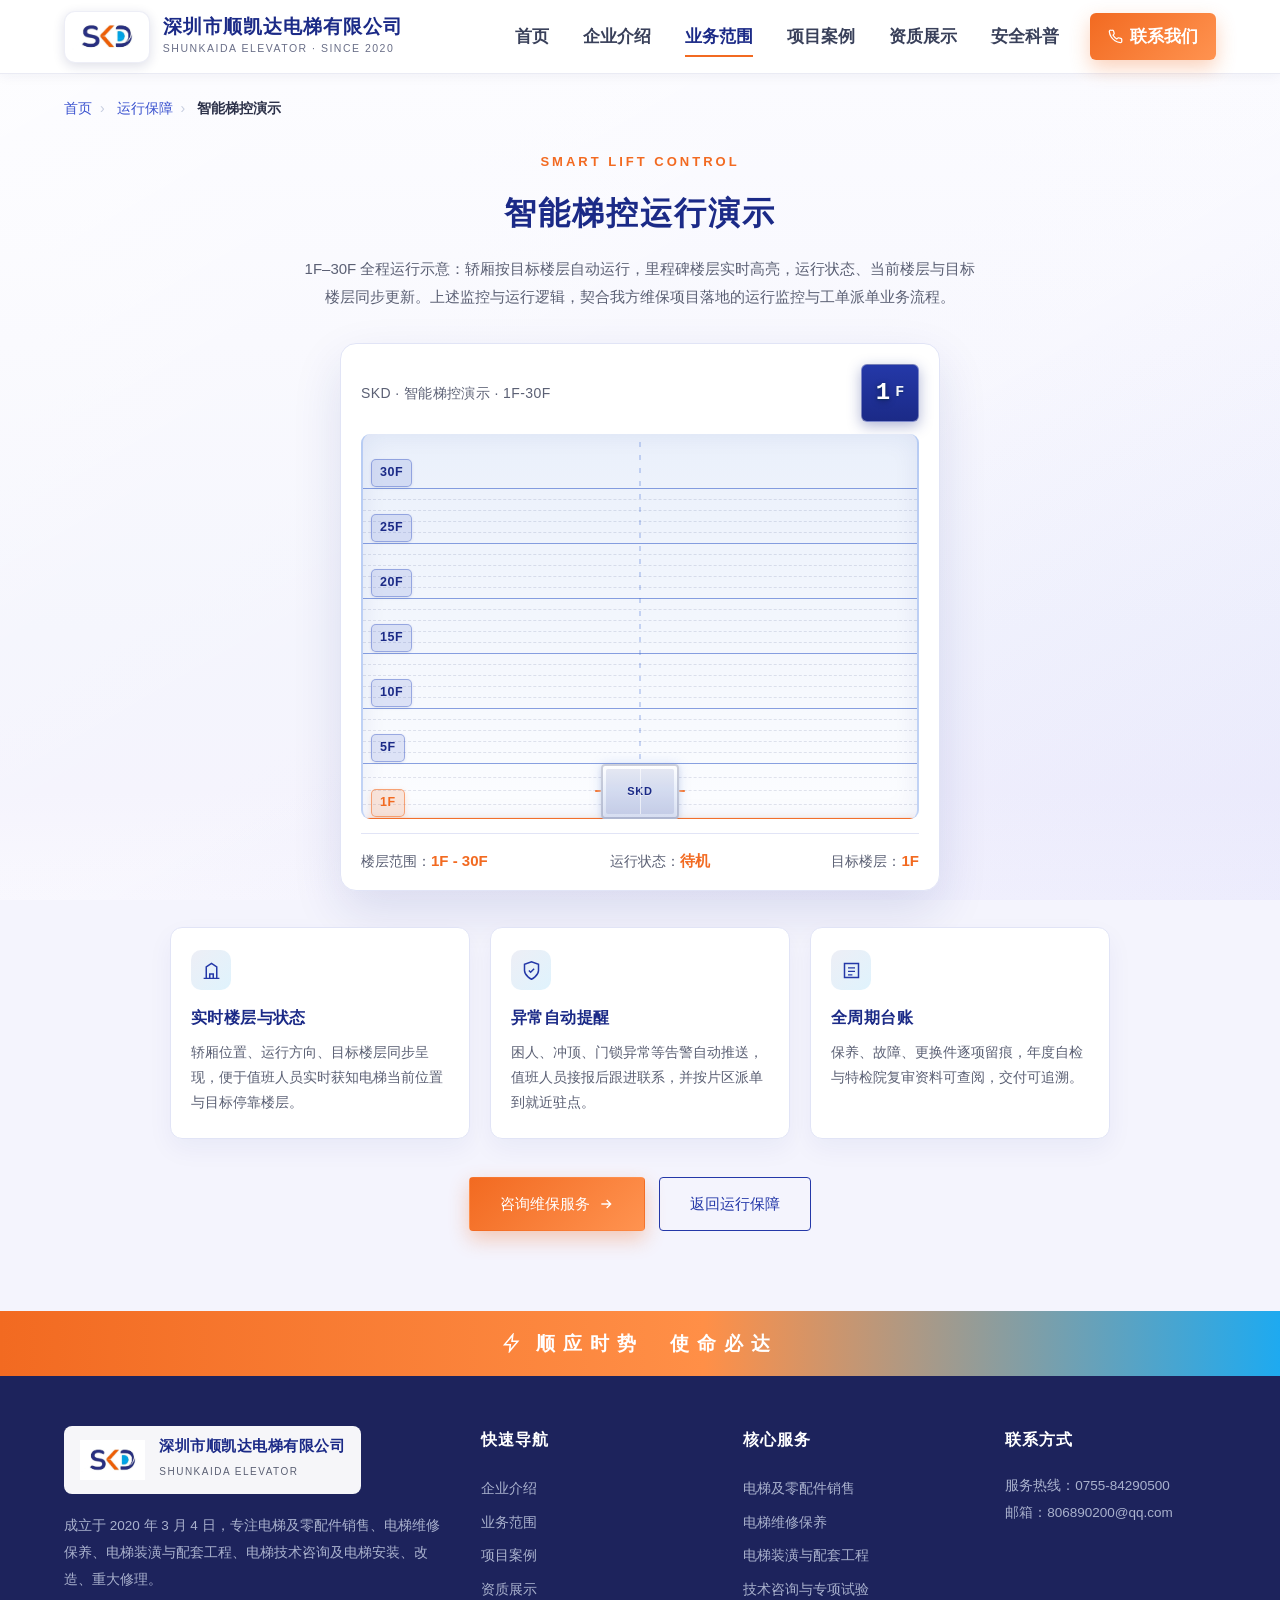
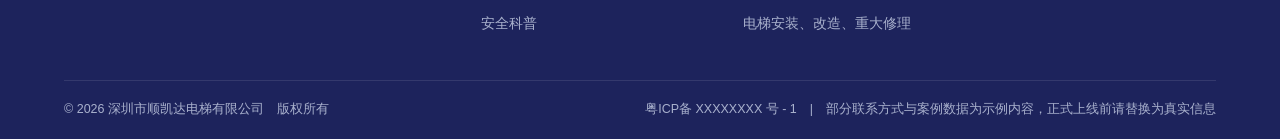
<file: pages/smart-lift.html>
<!DOCTYPE html>
<html lang="zh-CN">
<head>
<meta charset="UTF-8">
<meta name="viewport" content="width=device-width, initial-scale=1.0">
<title>智能梯控运行演示 - 顺凯达电梯官网</title>
<meta name="description" content="深圳市顺凯达电梯有限公司智能梯控运行演示：1F–30F 全程运行示意，7×24 小时值守、市区 30 分钟到场、全周期运行台账。">
<link rel="icon" href="../favicon.ico" sizes="any">
<link rel="icon" type="image/png" href="../favicon-32.png" sizes="32x32">
<link rel="apple-touch-icon" href="../apple-touch-icon.png">
<link rel="stylesheet" href="../css/style.css?v=20261111k">
<link rel="stylesheet" href="../css/smart-lift.css?v=20261111k">
<link rel="stylesheet" href="../css/nav-sub.css?v=20261111k">
</head>
<body>

<!-- ===================== 导航（与主站一致） ===================== -->
<header class="header" id="header">
  <div class="container">
    <a href="../index.html" class="logo">
      <img class="logo-img" src="../assets/logo.jpg" alt="顺凯达电梯 SKD 商标">
      <div class="logo-txt">
        <strong>深圳市顺凯达电梯有限公司</strong>
        <small>SHUNKAIDA ELEVATOR · SINCE 2020</small>
      </div>
    </a>
    <nav class="nav" id="nav">
      <a href="../index.html">首页</a>
      <a href="about.html">企业介绍</a>
      <a href="services.html" class="active">业务范围</a>
      <a href="cases.html">项目案例</a>
      <a href="qualification.html">资质展示</a>
      <a href="safety.html">安全科普</a>
      <a href="contact.html" class="tel">
        <svg viewBox="0 0 24 24" width="15" height="15" fill="none" stroke="currentColor" stroke-width="2"><path d="M22 16.9v3a2 2 0 01-2.2 2 19.8 19.8 0 01-8.6-3.1 19.5 19.5 0 01-6-6A19.8 19.8 0 012.1 4.2 2 2 0 014.1 2h3a2 2 0 012 1.7c.1 1 .4 1.9.7 2.8a2 2 0 01-.5 2.1L8.1 9.9a16 16 0 006 6l1.3-1.3a2 2 0 012.1-.4c.9.3 1.8.6 2.8.7a2 2 0 011.7 2z"/></svg>
        联系我们
      </a>
    </nav>
    <button class="hamburger" id="hamburger" aria-label="菜单"><i></i><i></i><i></i></button>
  </div>
</header>

<!-- ===================== 智能梯控演示 ===================== -->
<main class="lift-page">
  <div class="container">
    <div class="crumb">
      <a href="../index.html">首页</a><span>›</span>
      <a href="services.html#monitor">运行保障</a><span>›</span>
      <b>智能梯控演示</b>
    </div>

    <div class="lift-hero">
      <div class="tag">Smart Lift Control</div>
      <h1>智能梯控运行演示</h1>
      <p>1F–30F 全程运行示意：轿厢按目标楼层自动运行，里程碑楼层实时高亮，运行状态、当前楼层与目标楼层同步更新。上述监控与运行逻辑，契合我方维保项目落地的运行监控与工单派单业务流程。</p>
    </div>

    <div class="lift-card">
      <div class="elevator-head">
        <span>SKD · 智能梯控演示 · 1F-30F</span>
        <div class="floor-display"><span id="floorNum">1</span><small>F</small></div>
      </div>
      <div class="shaft" id="liftShaft">
        <div class="car" id="liftCar">
          <div class="car-doors"><i></i><i></i></div>
          <span>SKD</span>
        </div>
      </div>
      <div class="elevator-foot">
        <span>楼层范围：<b>1F - 30F</b></span>
        <span>运行状态：<b id="carState">待机</b></span>
        <span>目标楼层：<b id="carTarget">1F</b></span>
      </div>
    </div>

    <div class="lift-notes">
      <div class="lift-note">
        <div class="ico"><svg viewBox="0 0 24 24"><path d="M3 21h18M6 21V8l6-4 6 4v13"/><path d="M10 21v-5h4v5"/></svg></div>
        <h3>实时楼层与状态</h3>
        <p>轿厢位置、运行方向、目标楼层同步呈现，便于值班人员实时获知电梯当前位置与目标停靠楼层。</p>
      </div>
      <div class="lift-note">
        <div class="ico"><svg viewBox="0 0 24 24"><path d="M12 22s8-4 8-10V5l-8-3-8 3v7c0 6 8 10 8 10z"/><path d="M9 12l2 2 4-4"/></svg></div>
        <h3>异常自动提醒</h3>
        <p>困人、冲顶、门锁异常等告警自动推送，值班人员接报后跟进联系，并按片区派单到就近驻点。</p>
      </div>
      <div class="lift-note">
        <div class="ico"><svg viewBox="0 0 24 24"><path d="M4 4h16v16H4z"/><path d="M8 9h8M8 13h8M8 17h5"/></svg></div>
        <h3>全周期台账</h3>
        <p>保养、故障、更换件逐项留痕，年度自检与特检院复审资料可查阅，交付可追溯。</p>
      </div>
    </div>

    <div class="lift-actions">
      <a class="btn btn--orange" href="contact.html">
        咨询维保服务
        <svg viewBox="0 0 24 24" width="16" height="16" fill="none" stroke="currentColor" stroke-width="2"><path d="M5 12h14M13 6l6 6-6 6"/></svg>
      </a>
      <a class="btn btn--ghost" href="services.html#monitor">返回运行保障</a>
    </div>
  </div>
</main>

<!-- ===================== 页脚 ===================== -->
<footer class="footer">
  <div class="footer-slogan">
    <div class="container">
      <svg viewBox="0 0 24 24"><path d="M13 2L3 14h7l-1 8 10-12h-7l1-8z"/></svg>
      <strong>顺应时势 &nbsp;使命必达</strong>
    </div>
  </div>
  <div class="container">
    <div class="footer-grid">
      <div>
        <div class="f-logo">
          <img src="../assets/logo.jpg" alt="顺凯达电梯 SKD 商标">
          <div>
            <strong>深圳市顺凯达电梯有限公司</strong>
            <small>SHUNKAIDA ELEVATOR</small>
          </div>
        </div>
        <p>成立于 2020 年 3 月 4 日，专注电梯及零配件销售、电梯维修保养、电梯装潢与配套工程、电梯技术咨询及电梯安装、改造、重大修理。</p>
      </div>
      <div>
        <h4>快速导航</h4>
        <ul>
          <li><a href="about.html">企业介绍</a></li>
          <li><a href="services.html">业务范围</a></li>
          <li><a href="cases.html">项目案例</a></li>
          <li><a href="qualification.html">资质展示</a></li>
          <li><a href="safety.html">安全科普</a></li>
        </ul>
      </div>
      <div>
        <h4>核心服务</h4>
        <ul>
          <li><a href="services.html">电梯及零配件销售</a></li>
          <li><a href="services.html">电梯维修保养</a></li>
          <li><a href="services.html">电梯装潢与配套工程</a></li>
          <li><a href="services.html">技术咨询与专项试验</a></li>
          <li><a href="services.html">电梯安装、改造、重大修理</a></li>
        </ul>
      </div>
      <div>
        <h4>联系方式</h4>
        <p>服务热线：0755-84290500<br>邮箱：806890200@qq.com</p>
      </div>
    </div>
    <div class="footer-bottom">
      <span>© 2026 深圳市顺凯达电梯有限公司　版权所有</span>
      <span>粤ICP备 XXXXXXXX 号 - 1　|　部分联系方式与案例数据为示例内容，正式上线前请替换为真实信息</span>
    </div>
  </div>
</footer>

<script src="../js/lift-demo.js?v=20261111k"></script>
<script>
(function () {
  /* 移动端菜单 + 滚动阴影（与主站一致） */
  var hamburger = document.getElementById('hamburger');
  var nav = document.getElementById('nav');
  var header = document.getElementById('header');
  if (hamburger) {
    hamburger.addEventListener('click', function () {
      hamburger.classList.toggle('open');
      nav.classList.toggle('open');
    });
    nav.addEventListener('click', function (e) {
      if (e.target.tagName === 'A') { hamburger.classList.remove('open'); nav.classList.remove('open'); }
    });
  }
  window.addEventListener('scroll', function () {
    header.classList.toggle('scrolled', (window.pageYOffset || 0) > 10);
  }, { passive: true });

  /* 完整演示：多段停靠，节奏放慢到一趟约 3.4 秒。
     停靠楼层只取里程碑（1/5/10/15/20/25/30）：轿厢高正好是一格，
     停在里程碑上才刚好落在格内、上下贴线；停 8F、12F 这种层间位置时，
     车身必然跨在两条线中间，看上去像是「没装进格子里」。 */
  if (window.SKD_LIFT) {
    SKD_LIFT({
      shaft: 'liftShaft',
      car: 'liftCar',
      floor: 'floorNum',
      state: 'carState',
      target: 'carTarget',
      seq: [1, 10, 20, 30, 15, 5, 1],
      move: 3400,
      hold: 2200,
      start: 1,
      mobileStatic: true,
      staticFloor: 15
    });
  }
})();
</script>
<script src="../js/nav-map.js?v=20261111k"></script>
<script src="../js/nav-sub.js?v=20261111k"></script>
</body>
</html>
</file>
<file: css/style.css>
/* ============================================================
   深圳市顺凯达电梯有限公司 - 官网样式
   配色体系取自公司商标：SKD 深宝蓝 / 亮橙 / 湖蓝
   ============================================================ */
:root{
  --primary:#1b2a87;        /* 商标深宝蓝 - 主色 */
  --primary-2:#2438a8;      /* 宝蓝 */
  --primary-3:#3a52cf;      /* 亮宝蓝 */
  --orange:#f26a21;         /* 商标亮橙 - 强调色 */
  --orange-light:#ff9350;
  --cyan:#1eaaf0;           /* 商标湖蓝 - 辅助色 */
  --cyan-soft:#e7f5fe;
  --text:#2b3048;
  --text-light:#5b6074;     /* 底色回到蓝主紫辅后重新取样：页面 5.8:1、浅蓝组件 5.5:1、白卡 6.3:1 */
  --border:#e1e4f6;         /* 描边比底色深一档且同族：冷底上不出现暖灰线 */
  /* ---- 淡雅蓝紫：蓝为主、紫为辅 ----
     色相 228~247，蓝在最外面、紫只留一点尾韵（红与绿几乎等高），
     所以观感是「很淡的蓝紫」而不是「丁香紫」；明度仍在 96% 以上。 */
  --bg:#ffffff;
  --bg-page:#f4f4fd;        /* 页面整体底色：极淡蓝紫（红≈绿<蓝，蓝占主、紫只作尾韵） */
  --bg-soft:#eef0fc;        /* 区块内组件（表单卡、表格头、图标底板）用色，比页面深一档 */
  --bg-tint:#e6e9f9;
  --primary-50:#f4f5fe;
  --white:#fff;
  --shadow:0 10px 30px rgba(27,42,135,.06);
  --shadow-lg:0 20px 50px rgba(27,42,135,.12);
  --radius:8px;
  --nav-h:74px;

  /* ---------- 子页顶部横幅高度 ----------
     「企业介绍」与「业务范围」两页的横幅必须等高，所以高度只在这里定义一次，
     两页都引用它；窄屏档在文件末尾的 @media 里整体改写这一个变量。
     宽屏用 60vh：vw 会把横幅在宽屏上撑到视口八成、又在窄笔电上压扁；
     上下限 320 / 640 保证小屏不塌、大屏不吞掉整屏。 */
  --banner-h:clamp(320px,60vh,640px);

  /* ---------- 玻璃阶：数值即「浓淡」，0 = 全透，1 = 实色 ----------
     全站半透明容器只引用这几个变量，各断点不再各写一份，保证任何屏幕下浓淡一致。
     思路：压在照片上的容器一律只留一层极薄纱；平底区块里的卡片只去掉实心白，
     改由 1px 描边 + 投影维持轮廓。 */
  --glass-hero:.56;      /* 首屏文字卡白度：底下是夜景，深色字需要这层白托底 */
  --glass-plate:.52;     /* 首屏商标小底板白度 */
  --glass-flat:.62;      /* 白底 / 浅底区块里的卡片白度，视觉几乎不变 */
  --glass-nav:.16;       /* 顶部导航玻璃浓度（首页悬浮于夜景之上时） */

  /* ---------- 白纱：经营范围 5 卡 + 电梯类型 5 卡，共 10 个卡片的统一参数 ----------
     只在这里改一处，两组卡片同时生效，浓淡 / 模糊 / 描边永远同步。
     --veil-tint  白纱底色（半透明）
     --veil-sheen 纱的厚薄：顶部略厚、中段最薄、底部回一点，避免整块死白
     --veil-blur  背景模糊，让背后的淡蓝纸面化开成柔和的底
     --veil-line  外圈细边，白纱在白底上也能划出边界 */
  --veil-tint:rgba(255,255,255,.34);
  --veil-sheen:linear-gradient(180deg,
    rgba(255,255,255,.28) 0%,
    rgba(255,255,255,.06) 58%,
    rgba(255,255,255,.16) 100%);
  --veil-blur:blur(20px) saturate(1.22);
  --veil-line:rgba(27,42,135,.10);

  /* 业务范围 5 卡原来是压在夜景上的白磨砂（--svc-veil / --svc-veil-hover），
     照片搬进顶部横幅后卡片改为纯白实底，这两个变量已无人引用，随本轮一并删除。 */
}
*{margin:0;padding:0;box-sizing:border-box;}
html{scroll-behavior:smooth;scroll-padding-top:calc(var(--nav-h) + 10px);}
html{background:var(--bg-page);}
body{
  font-family:"PingFang SC","Microsoft YaHei","Helvetica Neue",Helvetica,Arial,sans-serif;
  color:var(--text);background:transparent;line-height:1.75;
  -webkit-font-smoothing:antialiased;overflow-x:hidden;
}

/* ---------- 页面底：一层极干净的固定渐变 ----------
  上一版用三团径向「气团」加一层斜向薄光堆层次，效果是有了，但带出两个毛病：
  · 径向渐变的边缘在浅底上会显出一圈发灰的晕，整屏像隔了层毛玻璃；
  · 三团叠出来是「斑块状」的明暗，不是「坡状」，看久了发脏。
  这一版只留三支很长的线性渐变，并且全部沿 150° 走同一个方向 —— 没有圆心、没有光斑，
  颜色只在整屏尺度上平移，所以既看得出光从左上过来，又不会在局部糊成一团。
  ① 白色薄光：左上偏亮 → 右下自然消失，负责「通透」；
  ② 蓝紫尾韵：只在右下角极淡地压一点冷调，让画面不偏向纯白；
  ③ 基色：竖向五站，只做极缓的明暗呼吸。
  三层浓度都压在 .10 以内，落到底色上是 3%~6% 的色差；因为不带 blur、不叠噪点，
  肉眼看到的是干净的纸面，而不是雾面。 */
body::before{
  content:"";position:fixed;inset:0;z-index:-2;pointer-events:none;
  background-color:var(--bg-page);
  background-image:
    /* ① 白色薄光：左上偏亮，沿 150° 方向衰减 */
    linear-gradient(150deg,rgba(255,255,255,.58) 0%,rgba(255,255,255,.16) 44%,rgba(255,255,255,0) 68%),
    /* ② 蓝紫尾韵：只在右下角淡淡出现，给白底一点色温，不形成气团 */
    linear-gradient(150deg,rgba(126,132,240,0) 58%,rgba(126,132,240,.05) 82%,rgba(126,132,240,.095) 100%),
    /* ③ 基色：竖向五站 */
    linear-gradient(180deg,#fbfbff 0%,#f7f7fe 38%,#f3f4fd 70%,#f4f3fd 88%,#f8f7fe 100%);
  background-repeat:no-repeat;
}
img{max-width:100%;display:block;}
a{text-decoration:none;color:inherit;}
ul,ol{list-style:none;}
.container{width:100%;max-width:1200px;margin:0 auto;padding:0 24px;}
.section{padding:88px 0;}
/* 全站统一底色：浅色区块全部改为透明，让页面底那层固定渐变透上来 ——
   原来是同一支实色铺满每一段，改渐变后若区块仍是实色，渐变会被整段盖死，
   只剩首尾两处看得到，反而更断层。区块之间仍靠留白与标题分层，卡片照旧是纯白。 */
.section--soft{background:transparent;}
.section--dark{background:transparent;color:var(--text);}

/* ---------- 通用标题 ---------- */
.sec-head{text-align:center;margin-bottom:56px;}
.sec-head .tag{
  display:inline-block;font-size:13px;letter-spacing:3px;color:var(--orange);
  text-transform:uppercase;margin-bottom:12px;font-weight:600;
}
.sec-head h2{
  font-size:34px;font-weight:700;color:var(--primary);letter-spacing:2px;position:relative;
  padding-bottom:18px;
}
.sec-head h2::after{
  content:"";position:absolute;left:50%;bottom:0;transform:translateX(-50%);
  width:64px;height:3px;background:linear-gradient(90deg,var(--cyan),var(--orange));
}
/* text-wrap:pretty 让窄屏下的末行不至于只剩一两个字（如「负责。」） */
.sec-head p{margin-top:16px;color:var(--text-light);font-size:15px;max-width:760px;margin-left:auto;margin-right:auto;text-wrap:pretty;}
.section--dark .sec-head h2{color:var(--primary);}
.section--dark .sec-head p{color:var(--text-light);}

/* ---------- 按钮 ---------- */
.btn{
  display:inline-flex;align-items:center;gap:8px;
  padding:13px 30px;border-radius:4px;font-size:15px;font-weight:500;
  transition:all .3s ease;cursor:pointer;border:1px solid transparent;
}
.btn--orange{background:linear-gradient(135deg,var(--orange),var(--orange-light));color:#fff;box-shadow:0 8px 20px rgba(242,106,33,.32);}
.btn--orange:hover{transform:translateY(-2px);box-shadow:0 12px 26px rgba(242,106,33,.45);}
.btn--ghost{border-color:var(--primary-2);color:var(--primary-2);}
.btn--ghost:hover{background:rgba(36,56,168,.08);border-color:var(--primary-3);}
.btn--blue{background:var(--primary-2);color:#fff;}
.btn--blue:hover{background:var(--primary-3);transform:translateY(-2px);}

/* ============================================================
   顶部导航
   ============================================================ */
.topbar{
  background:var(--primary);color:#b6c0e6;font-size:13px;padding:8px 0;
  border-bottom:1px solid rgba(255,255,255,.1);
}
.topbar .container{display:flex;justify-content:space-between;align-items:center;gap:12px;flex-wrap:wrap;}
.topbar span{display:inline-flex;align-items:center;gap:6px;}
.topbar a:hover{color:var(--orange-light);}
/* ============================================================
   顶部导航 · 全站统一规则
   ------------------------------------------------------------
   1) 页面顶部：
      · 压在背景图上的页面（首页首屏、企业介绍页横幅）导航完全透明，
        图片整片透上来，导航条与图同色，没有第二条色带；
      · 其余页面本来就在浅色纸面上，用白色玻璃条，与页面底色同族。
   2) 一旦向下滚动（.scrolled）：所有页面统一换成白底 + 深色字，
      下沿一道细线加一层浅投影，与正文分层。
   3) 字色跟着底色走：深色夜景上用白字，明亮晚霞上用深字，
      白底上一律深色，保证任何状态下都读得清。
   ============================================================ */
.header{
  position:sticky;top:0;z-index:1000;height:var(--nav-h);
  background:rgba(255,255,255,.92);
  -webkit-backdrop-filter:blur(14px) saturate(1.06);
          backdrop-filter:blur(14px) saturate(1.06);
  border-bottom:1px solid rgba(27,42,135,.09);
  box-shadow:0 2px 12px rgba(20,30,90,.05);
  transition:background .3s,box-shadow .3s,border-color .3s;
}
/* 滚动后：白得更实、投影更明确，与正文彻底分层 */
.header.scrolled{
  background:rgba(255,255,255,.97);
  border-bottom-color:rgba(27,42,135,.12);
  box-shadow:0 6px 22px rgba(20,30,90,.10);
}
/* 首页：首屏是深色夜景，用负 margin 把首屏顶上来，导航直接浮在图上 */
.header--over{margin-bottom:calc(-1 * var(--nav-h));}
.header--over:not(.scrolled){
  background:transparent;
  border-bottom-color:transparent;
  box-shadow:none;
  -webkit-backdrop-filter:none;
          backdrop-filter:none;
}
/* 内页（全部子页面）：一律使用上面这条白底玻璃条，顶部态不再做任何透明处理。
   以前内页分「压在照片上透明 + 白字」与「浅色纸面白条」两种，观感不统一；
   现已全部收敛为同一套：白底、深色标签、橙色按钮，滚动后只是加深投影。
   页面首屏若是照片（企业介绍横幅、业务范围晚霞图），照片从白条下沿开始铺，
   不再钻到导航底下。 */
/* 不支持背景模糊的浏览器：白底态退回接近实色，避免糊成灰片 */
@supports not ((backdrop-filter:blur(2px)) or (-webkit-backdrop-filter:blur(2px))){
  .header{background:rgba(255,255,255,.98);}
  .header.scrolled{background:#fff;}
}
.header .container{height:100%;display:flex;align-items:center;justify-content:space-between;}

/* 商标 Logo：源图是白底 JPG，给一枚白色圆角底板，形似一枚商标牌 */
.logo{display:flex;align-items:center;gap:13px;position:relative;}
.logo-img{
  height:52px;padding:3px 6px;box-sizing:border-box;      /* 内容区仍是 46px 高 */
  width:auto;flex:0 0 auto;object-fit:contain;
  background:#fff;border-radius:11px;
  border:1px solid rgba(27,42,135,.08);
  box-shadow:0 3px 12px rgba(20,30,90,.14);
}
.logo-txt strong{display:block;font-size:19px;color:var(--primary);letter-spacing:1px;line-height:1.25;}
.logo-txt small{display:block;font-size:10.5px;color:#6a6f88;letter-spacing:1.5px;}

.nav{display:flex;align-items:center;gap:4px;}
.nav a{
  padding:8px 15px;font-size:16.5px;color:#39405a;border-radius:6px;font-weight:600;
  transition:all .25s;position:relative;
}
.nav a:hover{background:rgba(27,42,135,.06);}
.nav a:hover,.nav a.active{color:var(--primary);}
.nav a.active::after,.nav a:hover::after{
  content:"";position:absolute;left:15px;right:15px;bottom:2px;height:2px;background:var(--orange);
}
/* 品牌橙按钮：白底、深色夜景上都站得住，不随底色变 */
.nav .tel{
  margin-left:12px;padding:9px 18px;color:#fff;border-radius:6px;font-weight:600;
  background:linear-gradient(135deg,var(--orange),var(--orange-light));
  box-shadow:0 8px 20px rgba(242,106,33,.30);
  display:inline-flex;align-items:center;gap:7px;font-size:16.5px;letter-spacing:0;
}
.nav .tel:hover{background:linear-gradient(135deg,#ffb27a,#ffc79b);color:#1e1003;box-shadow:0 10px 24px rgba(242,106,33,.42);}
.nav .tel::after{display:none;}
.hamburger{display:none;width:42px;height:42px;border:none;background:none;cursor:pointer;position:relative;}
.hamburger i{
  position:absolute;left:9px;width:24px;height:2px;background:#2b3048;
  transition:all .3s;display:block;
}
.hamburger i:nth-child(1){top:13px;}
.hamburger i:nth-child(2){top:20px;}
.hamburger i:nth-child(3){top:27px;}
.hamburger.open i:nth-child(1){top:20px;transform:rotate(45deg);}
.hamburger.open i:nth-child(2){opacity:0;}
.hamburger.open i:nth-child(3){top:20px;transform:rotate(-45deg);}

/* ---------- 顶部透明态：logo 背后浮出一块白色品牌牌 ----------
   公司名全站统一用 --primary(#1b2a87)，与企业介绍页取值一致（见 pages.css）。
   深蓝直接压在夜景上实测只有 1.4～1.7:1（低于 3:1 的可读下限），所以只在
   「导航压在照片上」的页面给一块白色圆角牌，牌内一律深色字；
   内页背后本来就是浅色纸面，深蓝直接读得清，不加牌（否则白底上浮一张卡片）。
   牌用伪元素 + 负 inset 撑开：不占布局宽度，滚动变白底、牌子撤掉时导航不会左右跳。 */
.header--over:not(.scrolled) .logo::before{
  content:"";position:absolute;inset:-5px -18px -5px -5px;
  background:#fff;border-radius:12px;z-index:-1;
  box-shadow:0 8px 22px rgba(3,8,24,.28);
  transition:opacity .3s;
}
/* 牌内商标不再自带白卡描边与投影，否则会变成「牌里套牌」 */
.header--over:not(.scrolled) .logo .logo-img{
  border-color:transparent;box-shadow:none;
}
/* 与企业介绍页（.page--about）顶部态完全对齐：纯白 + 贴字投影。
   白字压在夜景亮灯窗与晚霞天空上都会发飘，用字形投影勾边而不是给整幅图压暗。 */
.header--over:not(.scrolled) .nav a{
  color:#fff;
  text-shadow:0 1px 2px rgba(5,9,24,.55),0 2px 7px rgba(5,9,24,.32);
}
/* :not(.tel) —— 橙色「联系我们」按钮的渐变底不能被透明悬停态盖掉 */
.header--over:not(.scrolled) .nav a:not(.tel):hover{background:rgba(255,255,255,.18);color:#fff;}
.header--over:not(.scrolled) .nav a.active{color:#fff;}
.header--over:not(.scrolled) .hamburger i{background:#fff;}

/* 1081～1180 这段窄桌面：白牌 + 7 个标签会把 logo 和导航挤到贴边（实测间距 0px），
   收一档标签内边距与公司名字号把呼吸感补回来。1080 以下走汉堡菜单，不受影响。 */
@media (min-width:1081px) and (max-width:1180px){
  .nav a{padding:8px 12px;}
  .logo-txt strong{font-size:17px;letter-spacing:.5px;}
}

/* 手机菜单展开时：导航条也跟着变白，与白色下拉面板连成整块 */
.header.menu-open:not(.scrolled){
  background:rgba(255,255,255,.98);
  border-bottom-color:transparent;
  box-shadow:none;
  -webkit-backdrop-filter:none;
          backdrop-filter:none;
}
/* 白面板里不能再带「压图白字」的深色投影，否则深字会被自己的影子糊出一圈 */
.header.menu-open:not(.scrolled) .nav a{text-shadow:none;}
/* 条子已经变白，logo 的白牌也会糊成一块，直接隐掉 */
.header.menu-open:not(.scrolled) .logo::before{opacity:0;}
.header.menu-open:not(.scrolled) .logo-txt strong{color:var(--primary);}
.header.menu-open:not(.scrolled) .logo-txt small{color:#8a90a6;}
.header.menu-open:not(.scrolled) .hamburger i{background:#2b3048;}

/* ============================================================
   首屏 Banner
   ============================================================ */
.hero{
  position:relative;min-height:700px;display:flex;align-items:center;
  background:#08122c;                 /* 图未就绪时的兜底底色，避免闪白 */
  overflow:hidden;color:var(--text);
}

/* ---------- 城市夜景：独立图层，入场由 GSAP 驱动（见 js/hero-intro.js）；
   只播一次「轻微推近」，播完即静止，不留任何常驻运动。
   图层本身只挂一条 filter：brightness(1.12) —— 整张底图统一提亮一档（单次），
   不改色相、不改饱和、不加蒙层，图片内容与布局原样保留。
   因为只作用在这个空图层上，卡上的文字与商标底板不受影响。 ---------- */
.hero-bg{
  position:absolute;inset:0;z-index:0;
  /* 锚点上移到 8%：画面整体下沉，春笋塔尖完整落在导航栏下方（cover 已是
     1920 宽图在常见视口下的最小缩放，此处不再叠加推近，scale 固定 1） */
  background:url("../assets/home-city.jpg") center 8%/cover no-repeat;
  transform-origin:50% 46%;
  transform:scale(1);
  filter:brightness(1.12);
  will-change:transform;
  pointer-events:none;
}

/* JS 可用时，首帧就按「起幅」状态绘制：略微后拉 + 一层压暗。
   动画只改 transform 与 scrim 的 opacity，不碰任何滤镜 —— 全程纯合成。 */
.js-anim .hero-bg{
  transform:translate(-1.2%,2.4%) scale(1.16);
}
@media (max-width:1080px){
  .js-anim .hero-bg{
    transform:translate(-0.6%,1.4%) scale(1.10);
  }
}

/* 压暗层：盖在背景图上，入场由不透明淡到 0 */
.hero-scrim{
  position:absolute;inset:0;z-index:0;pointer-events:none;
  background:#050b1c;opacity:0;
  will-change:opacity;
}
.js-anim .hero-scrim{opacity:.34;}
@media (max-width:1080px){
  .js-anim .hero-scrim{opacity:.28;}
}
/* 减弱动效偏好：直接给出稳定终态，不播放任何入场 */
@media (prefers-reduced-motion:reduce){
  .js-anim .hero-bg{transform:scale(1);}
  .js-anim .hero-scrim{opacity:0;}
  .hero-bg{will-change:auto;}                    /* 不播动画就不占合成层 */
  .hero-scrim{will-change:auto;}
}

/* ---------- 首屏不再有任何氛围叠加层：冷暖光晕与暗角已移除，
   背景图只保留图层自身那一条 brightness(1.12)，
   不再叠蒙层、渐变或其它滤镜 ---------- */

.hero-city{
  position:absolute;bottom:0;left:0;right:0;height:220px;opacity:.06;pointer-events:none;display:none;
}
.hero .container{position:relative;z-index:2;max-width:1280px;display:grid;grid-template-columns:minmax(0,1fr);gap:0;align-items:center;justify-items:start;text-align:left;padding-top:56px;padding-bottom:96px;}

/* 首页商标展示：小底板同样只留一层薄白，与文字卡同一档透光 */
.hero-logo{
  display:inline-flex;align-items:center;gap:14px;margin-bottom:22px;
  padding:11px 15px;border-radius:12px;
  background:rgba(255,255,255,var(--glass-plate));
  box-shadow:0 8px 20px rgba(11,22,60,.14),inset 0 0 0 1px rgba(255,255,255,.34);
}
.hero-logo img{height:34px;width:auto;}
.hero-logo .divi{width:1px;height:40px;background:var(--border);}
.hero-logo .hl-txt strong{display:block;font-size:16px;color:var(--primary);letter-spacing:1px;line-height:1.35;}
.hero-logo .hl-txt small{display:block;font-size:10.5px;color:#33405c;font-weight:600;letter-spacing:1.6px;}

/* 首页文字区：半透明白卡，不含任何毛玻璃 / 背景模糊 —— 背景图在卡片内外都是原始清晰度。
   白度取 --glass-hero（56%）：再往下调，窗格与楼体亮带会从字间透出来发花；
   底沿加一道极淡的内侧亮光，把最下面那行说明字从楼体亮带上托起来。 */
.hero-txt{
  position:relative;isolation:isolate;overflow:hidden;
  width:500px;max-width:100%;margin:0;padding:44px 38px 46px;border-radius:20px;
  background:rgba(255,255,255,var(--glass-hero));
  box-shadow:0 26px 62px rgba(3,10,32,.30),0 2px 8px rgba(3,10,32,.10),
             inset 0 1px 0 rgba(255,255,255,.44),
             inset 0 -64px 60px -52px rgba(255,255,255,.30);
}
/* 白纱：只留一层贴边的极淡柔光（比原来更薄），不再额外抬高整片白度 */
.hero-txt::before{
  content:"";position:absolute;inset:0;z-index:-1;border-radius:inherit;pointer-events:none;
  background:
    radial-gradient(150% 92% at 52% 104%,rgba(255,255,255,.08),rgba(255,255,255,0) 62%),
    linear-gradient(166deg,rgba(255,255,255,.04) 0%,rgba(255,255,255,0) 44%,rgba(255,255,255,.03) 100%);
}
.hero .hero-txt .sub,.hero .hero-txt .desc,.hero .hero-txt .hero-badges div{color:#242e44;}
.hero .hero-txt .sub{color:#242e44;font-weight:500;letter-spacing:.6px;}

/* ---------- 首页首屏两大框入场动画：自上而下缓缓淡入 ---------- */
@keyframes heroDropIn{
  from{opacity:0;transform:translateY(-46px);}
  to{opacity:1;transform:translateY(0);}
}
/* 由 JS 给 <html> 加 .anim-ok 后才隐藏，避免脚本失效时内容不可见 */
.anim-ok .hero-txt,.anim-ok .hero .elevator{opacity:0;}
/* 两大框同步入场（同一延迟、同一时长，不分先后）；.hero-in 由 JS 添加，可重复触发 */
.anim-ok .hero-txt.hero-in,.anim-ok .hero .elevator.hero-in{
  animation:heroDropIn 1.1s cubic-bezier(.22,.7,.3,1) .15s forwards;
}
@media (prefers-reduced-motion:reduce){
  .anim-ok .hero-txt,.anim-ok .hero .elevator{opacity:1;animation:none;}
}


.hero-txt h1{
  font-size:34px;font-weight:800;line-height:1.42;letter-spacing:1px;margin-bottom:22px;color:var(--primary);
}
.hero-txt h1 em{font-style:normal;color:var(--orange);}
/* 公司口号 */
/* 胶囊底色仍是原来的「橙 → 蓝」同一组颜色（242,106,33 / 30,170,240），
   只把不透明度从 .12 / .10 提到 .30 / .24 —— 色相、渐变方向、
   文字颜色一律不动，只是从「几乎看不出」变成白卡上一眼能认出的淡色胶囊。
   .30 是在近白卡片上比对的：再淡（.12）在白色卡片里几乎消失，
   再浓（.36 以上）会盖过上方深蓝标题与橙色副标题，开始抢注意力。 */
.slogan{
  display:inline-flex;align-items:center;gap:12px;margin-bottom:22px;
  padding:11px 22px;border-radius:40px;
  background:linear-gradient(90deg,rgba(242,106,33,.30),rgba(30,170,240,.24));
  border:1px solid rgba(27,42,135,.14);
}
.slogan svg{width:18px;height:18px;stroke:var(--orange);fill:none;stroke-width:1.9;flex:0 0 18px;}
.slogan strong{font-size:20px;letter-spacing:5px;font-weight:700;color:var(--primary);}
/* 这行服务清单原来 16.5px，在卡片里偏轻；提到 18px（+1.5px）后与上面的口号、
   下面的卡片边距都还对得上，仍是一行不折行。字色与字距不动。 */
.hero-txt .sub{font-size:18px;color:#2f3a52;margin:0;letter-spacing:.6px;}
.hero-txt .desc{font-size:18px;color:var(--text-light);margin:0 auto 30px;max-width:720px;line-height:1.9;letter-spacing:.2px;}
.hero-btns{display:flex;gap:14px;flex-wrap:wrap;justify-content:center;}
.hero-badges{display:flex;gap:20px;margin-top:34px;flex-wrap:wrap;justify-content:center;}
.hero-badges div{font-size:18px;color:var(--text-light);display:flex;align-items:center;gap:6px;letter-spacing:0;}
.hero-badges svg{width:18px;height:18px;flex:0 0 18px;stroke:var(--orange);fill:none;stroke-width:1.8;}

/* 电梯井动画（1F - 30F） */
.elevator{
  /* 首屏与二级页的电梯卡：背景是极浅的页面渐变，没有细节可糊，
     所以不挂 backdrop-filter —— 去掉那层 18px 模糊后卡片更清、字更实，
     白度略提一档补回原先由模糊带来的那点柔光。 */
  background:rgba(255,255,255,.66);
  border:1px solid rgba(255,255,255,.58);
  border-radius:12px;padding:20px 20px 18px;
  box-shadow:0 22px 52px rgba(10,22,60,.20),inset 0 1px 0 rgba(255,255,255,.6);
}
.hero .elevator .elevator-head span,.hero .elevator .elevator-foot span{color:#3f4a63;}
.elevator-head{display:flex;justify-content:space-between;align-items:center;margin-bottom:16px;gap:10px;}
.elevator-head span{font-size:16px;color:var(--text-light);letter-spacing:.4px;}
.floor-display{
  background:linear-gradient(180deg,var(--primary-2),var(--primary));
  border:1px solid rgba(255,255,255,.4);border-radius:6px;
  width:68px;height:68px;flex:0 0 68px;padding:0;   /* 标准正方形 */
  display:flex;align-items:center;justify-content:center;
  box-shadow:0 4px 14px rgba(27,42,135,.35);
  font-family:"DS-Digital",Consolas,monospace;font-size:36px;font-weight:800;
  color:#fff;letter-spacing:1px;text-shadow:0 1px 1px rgba(10,48,90,.72),0 0 3px rgba(10,48,90,.55),0 2px 7px rgba(0,0,0,.35);
}
.floor-display small{font-size:18px;color:rgba(255,255,255,.95);margin-left:4px;letter-spacing:0;text-shadow:0 1px 2px rgba(10,48,90,.6);font-weight:700;}
/* 实时变化的楼层数字：显式指定白色（避免被 .elevator-head span 的 12px 灰色规则覆盖）；
   字号由 36px 调小至 28px，与 68px 方框及右侧小「F」比例更协调 */
.floor-display #floorNum{font-size:28px;font-weight:800;color:#fff;letter-spacing:1px;}
.shaft{
  position:relative;height:380px;border-radius:6px;
  background:linear-gradient(180deg,rgba(236,242,252,.5),rgba(247,250,255,.5));
  border-left:2px solid rgba(112,152,232,.42);border-right:2px solid rgba(112,152,232,.42);
  overflow:hidden;
}
/* 中央导轨 */
.shaft::before{
  content:"";position:absolute;left:50%;top:8px;bottom:8px;width:2px;margin-left:-1px;z-index:0;
  background:repeating-linear-gradient(180deg,rgba(74,116,214,.28) 0 5px,transparent 5px 13px);
}
/* 楼层刻度线（均匀参考网格，1F-30F） */
.shaft .floor{
  position:absolute;left:0;right:0;height:0;border-top:1px dashed rgba(28,40,108,.12);z-index:1;
}
/* 里程碑楼层：1F / 5F / 10F / 15F / 20F / 25F / 30F（等距、清晰标识） */
.shaft .milestone{
  position:absolute;left:0;right:0;height:0;border-top:1.5px solid rgba(56,96,204,.58);z-index:2;
  transition:border-color .34s ease,box-shadow .34s ease;
}
/* 当前楼层那条横线跟着轿厢一起点亮：橙线 + 一层贴身橙晕。
   以前只有左边胶囊标签变橙，车底压着的那条线仍然是蓝的，
   看着就像车还没停到线上 —— 线亮了，才算「到站」。
   晕是向下投的（offset 1px），正好落在轿厢脚边，被车厢盖住中间、两侧透出来。 */
.shaft .milestone.active{
  border-top-color:rgba(242,106,33,.95);
  box-shadow:0 1px 6px rgba(242,106,33,.46),0 0 1px rgba(242,106,33,.62);
}
/* 里程碑楼层标识（柔和胶囊：浅色、小巧，置于横线上方，清晰可辨） */
.shaft .milestone b{
  position:absolute;left:8px;bottom:2px;
  font-size:12.5px;font-weight:600;color:var(--primary);letter-spacing:.5px;white-space:nowrap;
  background:rgba(56,86,196,.14);border:1px solid rgba(56,86,196,.42);
  padding:2px 8px;border-radius:5px;box-shadow:0 1px 3px rgba(27,42,135,.12);
  z-index:5;
}
/* 当前所在楼层标识高亮（柔和橙） */
.shaft .milestone.active b{
  color:var(--orange);background:rgba(242,106,33,.16);border-color:rgba(242,106,33,.55);
  box-shadow:0 2px 6px rgba(242,106,33,.18);
}
/* 轿厢：高度在 js/lift-demo.js 的 layout() 里按「井道高 / 7」逐次写入，
   保证停站时车身恰好占满一格里程碑、车底压在该格底部那条线上；
   这里的 52px 只是脚本执行前的占位值。
   宽度 68px = 门区 58 + 左右各 5px 门套：白边留着，门嵌在白边里，
   既不是最早 96px 那种「相框套窗户」，也不是上一版把白边收没了的平板。 */
.car{
  position:absolute;left:50%;transform:translateX(-50%);width:68px;height:52px;z-index:3;
  background:linear-gradient(180deg,#ffffff,#eaf0fb 46%,#d5dcf0 100%);border-radius:4px;
  /* 投影收紧：原来是 0 8px 18px，车底下方拖出一片淡影，
     停站时看着像车悬在横线上方一点；压到 0 2px 5px，车底才咬得住线 */
  box-shadow:0 0 12px rgba(96,138,232,.22),0 2px 5px rgba(26,38,92,.10),
             inset 0 0 0 2px rgba(26,38,92,.22),inset 0 2px 4px rgba(255,255,255,.9);
  transition:top 2.6s cubic-bezier(.45,.05,.35,1);display:flex;align-items:center;justify-content:center;
}
/* 两侧橙色标记（导轨夹持位）：贴边 6px 短条，不外飘 */
.car::before,.car::after{
  content:"";position:absolute;top:50%;width:6px;height:2px;margin-top:-1px;border-radius:1px;
  background:linear-gradient(90deg,var(--orange),rgba(242,106,33,.55));
}
.car::before{left:-6px;} .car::after{right:-6px;transform:scaleX(-1);}
.car span{
  font-size:11px;color:var(--primary);font-weight:700;letter-spacing:.8px;
  text-shadow:0 1px 0 #fff;
  transition:opacity .26s ease;
}
/* 开门时门上的 SKD 一起淡掉，否则字会浮在空门洞当中（留一点残影反而像水印，直接到 0） */
.car.arrived span{opacity:0;}
/* 轿厢门：嵌在白边里的一扇门 —— 四周同一圈 5px 门套（左右是侧壁、上下是门楣与门槛），
   所以门区永远是「车宽 - 10」；车宽怎么加，门就怎么加，门套那一圈不变。
   门缝不用 border 画（两扇各 1px 会叠成 2px），改用 .car-doors::after 定位在正中的 1px 亮线，
   开门时把这根线淡掉，否则会有一道白线悬在门洞里。 */
.car-doors{position:absolute;inset:5px;display:flex;overflow:hidden;border-radius:2px;}
.car-doors::after{
  content:"";position:absolute;left:50%;top:0;bottom:0;width:1px;margin-left:-.5px;
  background:rgba(255,255,255,.62);transition:opacity .2s ease;
}
.car-doors i{
  flex:1;background:rgba(27,42,135,.1);
  transition:transform .3s cubic-bezier(.42,0,.2,1);
}
/* 到站开门：两扇门各自向门套里滑进去，中间露出车身那道浅底（当作舱内的光） */
.car.arrived .car-doors i:first-child{transform:translateX(-46%);}
.car.arrived .car-doors i:last-child{transform:translateX(46%);}
.car.arrived .car-doors::after{opacity:0;}
.elevator-foot{display:flex;justify-content:space-between;margin-top:16px;font-size:16px;color:var(--text-light);flex-wrap:wrap;gap:6px 12px;letter-spacing:0;}
.elevator-foot b{color:var(--orange);font-weight:600;}

/* ============================================================
   数据统计
   ============================================================ */
/* 统计条与页面同底：原来是一条纯白横带，页面改浅蓝白后会显出一道亮带；
   现在底透明，直接浮在页面渐变上，卡片的 .94 白正好压住首屏图的下沿 */
.stats{background:transparent;padding:0;}
.stats-box{
  display:grid;grid-template-columns:repeat(4,1fr);
  /* 这一块横跨首屏图片下沿（负边距 -46px），必须留足白度，
     否则图片会从卡片顶边穿出来，卡片轮廓断成两截 */
  background:rgba(255,255,255,.94);border-radius:10px;border:1px solid var(--border);box-shadow:var(--shadow-lg);
  margin-top:-46px;position:relative;z-index:5;overflow:hidden;
}
.stats-box .item{padding:32px 20px;text-align:center;border-right:1px solid var(--border);}
.stats-box .item:last-child{border-right:none;}
.stats-box .num{font-size:38px;font-weight:700;color:var(--primary);line-height:1.1;}
.stats-box .label{font-size:14px;color:var(--text-light);margin-top:6px;letter-spacing:1px;}

/* ============================================================
   公司概况（首页 #about：轮播图 + 工商信息 + 经营范围）
   ============================================================ */
.about-wrap{display:grid;grid-template-columns:1fr 1fr;gap:56px;align-items:start;}
.about-media{min-width:0;}
.about-img{
  position:relative;border-radius:10px;overflow:hidden;background:#e9eef9;
  min-height:420px;
}
/* 单图（不轮播）：素材 1126×634（1.78:1）横图，桌面端图片框约 1.65:1，
   两者比例接近，cover 之后只裁掉左右各一点点，所以取正中的 50% 即可。
   （上一版是 1:1 方图，才需要 45% 的偏心取景；换图后这个补偿不再需要。） */
.about-img .about-photo{
  position:absolute;inset:0;width:100%;height:100%;
  object-fit:cover;object-position:center 50%;
}
/* 图片底部的「薄光晕」：一层浅淡的深蓝渐隐，只托住说明文字那一小条。
   与早先那道 rgba(27,42,135,.8) 的厚遮罩不同 —— 那条从图片中段就开始起，
   整块下三分之一都被压成蓝布；这层到说明文字上方才开始起雾（30% 处仅 .13），
   照片主体（门头招牌、前台、桌面）完全不受影响，只有最底一行压到 .6 上下。
   文字随之为纯白，靠这层薄底 + 短投影站住，不再需要给字加白描。 */
.about-img .cap{
  position:absolute;left:0;right:0;bottom:0;z-index:3;color:#fff;
  padding:70px 30px 22px;
  background-image:linear-gradient(180deg,
    rgba(16,26,88,0) 0%,
    rgba(17,28,94,.13) 30%,
    rgba(18,30,102,.44) 66%,
    rgba(20,33,110,.64) 100%);
  /* 白字要压在三种不同的底上：白招牌（门头那张，最难的）、浅桌面、夜景玻璃。
     近距不加描边 —— 24px 粗体加暗描会在白底上发脏；
     靠底部这层薄蓝给它衬底，再补一道短投影把字从底上「抬」起来。 */
  text-shadow:0 1px 3px rgba(3,8,34,.58),0 0 20px rgba(6,14,52,.42);
}
/* 一圈更柔的径向辉光：补在渐变下方，让「光晕」的横向边缘化开，
   不至于在图幅两端切出直边 —— 纯渐变在宽图上贴着左右边会有硬分界。 */
.about-img::after{
  content:"";position:absolute;left:0;right:0;bottom:0;height:42%;z-index:2;
  pointer-events:none;
  background:radial-gradient(118% 132% at 50% 124%,
    rgba(31,56,172,.34) 0%,
    rgba(31,56,172,.17) 46%,
    rgba(31,56,172,.05) 72%,
    rgba(31,56,172,0) 86%);
}
.about-img .cap strong{display:block;font-size:22px;letter-spacing:1px;margin-bottom:6px;}
.about-img .cap span{font-size:13px;color:rgba(226,236,255,.94);font-weight:500;}

/* 单列（≤1080，栅格只剩一条轨道）时图片框改成与图同比例
   ------------------------------------------------------------
   桌面端框高由右侧正文撑开（约 1.65:1），和 1.78:1 的横图几乎一致，裁切可以忽略；
   一旦变单列，框宽=屏宽、高仍是 min-height:420，390 宽的屏上就是 358×420（0.85:1），
   cover 之后只剩中间 48% —— 铭牌上的「深圳市」「有限公司」两端都会被切掉。
   所以这一档直接把框锁成素材比例，让整块铭牌完整入画；
   框变矮后说明文字那条渐隐也要收窄，否则白字会盖住铭牌下半。 */
@media (max-width:1080px){
  .about-img{aspect-ratio:1126 / 634;min-height:0;}
  .about-img .cap{padding:46px 20px 14px;}
  .about-img .cap strong{margin-bottom:4px;}
}
/* 手机窄屏（≤600）：说明文字从「压在图上」改成「排在图下」
   ------------------------------------------------------------
   这张素材的铭牌一直排到画面下沿，而 ≤600 时框只有 200px 上下高，
   那条 129px 高的渐隐会盖住「深圳市顺凯达电梯有限公司」整行。
   所以这一档把说明挪到图外，用深宝蓝实底条承接，白字不再需要描边式补救。 */
@media (max-width:600px){
  .about-img{aspect-ratio:auto;min-height:0;background:#122260;}
  .about-img .about-photo{position:static;width:100%;height:auto;display:block;}
  .about-img::after{display:none;}
  .about-img .cap{
    position:static;z-index:auto;padding:13px 18px 15px;
    background-image:linear-gradient(135deg,#122260 0%,#1a3a8f 100%);
  }
  .about-img .cap strong{font-size:20px;margin-bottom:3px;}
  .about-img .cap span{font-size:13px;}
}
.about-txt h3{font-size:26px;color:var(--primary);margin-bottom:18px;letter-spacing:1px;}
.about-txt p{color:var(--text-light);margin-bottom:16px;font-size:15px;}
.about-txt p b{color:var(--primary);font-weight:600;}

/* 工商信息条 */
.company-meta{
  display:grid;grid-template-columns:repeat(auto-fit,minmax(200px,1fr));gap:12px;margin:22px 0 24px;
}
.company-meta div{
  background:var(--bg-soft);border-left:3px solid var(--cyan);border-radius:6px;
  padding:11px 15px;font-size:13.5px;color:var(--text);
}
.company-meta div b{display:block;font-size:12px;color:var(--text-light);font-weight:400;margin-bottom:2px;}
.company-meta div:nth-child(2){border-left-color:var(--orange);}

.about-list{display:grid;grid-template-columns:1fr 1fr;gap:14px;margin:6px 0 22px;}
.about-list li{
  display:flex;gap:10px;align-items:flex-start;font-size:14px;color:var(--text);
  background:var(--bg-soft);padding:12px 14px;border-radius:6px;border-left:3px solid var(--orange);
}
.about-list li svg{width:18px;height:18px;flex:0 0 18px;margin-top:3px;stroke:var(--primary-3);fill:none;stroke-width:2;}

/* 经营范围 */
/* 模块底改为淡蓝灰纸面（不再纯白）：右上角一团极淡白雾 + 一道慢渐变，
   卡片透上去才有明暗可糊，磨砂玻璃才看得见。 */
.scope-box{
  /* 宽屏时向两侧各溢出最多 64px：模块从 1152 拓到 1280，五张卡与下方电梯类型图
     同步变宽。用 clamp 线性过渡而不是写死断点，缩窗口时模块宽度是连续变化的，
     不会在某个宽度突然「跳」一下；100vw 含滚动条，但余量足够（最窄处也留 48px）。 */
  /* 与上方「公司概况」夜景背景之间的呼吸位：夜景底边（含 3px 封边线）到本卡片
     上沿留 68px 左右，两段各自独立、又同属一个模块，不黏在一起。
     数值 = 图底留白 48px（见 JS 的 GAP_BOTTOM）+ 68px 间距，夜景加高时两者同步平移，
     间距始终不变。断点收窄时同步递减，见 #about 段的媒体查询。 */
  margin-top:116px;
  margin-inline:clamp(-64px, calc((1248px - 100vw) * .26), 0px);
  background:
    radial-gradient(78% 62% at 86% 0%,rgba(255,255,255,.52),rgba(255,255,255,0) 60%),
    linear-gradient(158deg,#ecf1fb 0%,#e7edf9 50%,#eff4fd 100%);
  border:1px solid rgba(30,45,120,.10);border-radius:10px;
  box-shadow:0 14px 34px rgba(20,35,90,.09);overflow:hidden;
}
.scope-head{
  background:linear-gradient(100deg,var(--primary),var(--primary-2));
  color:#fff;padding:20px 34px;display:flex;align-items:center;gap:12px;flex-wrap:wrap;
}
.scope-head svg{width:26px;height:26px;stroke:var(--orange-light);fill:none;stroke-width:1.7;}
/* 标题 18 → 22px、字重 600 → 700：这一行是整张卡的门头，
   下方五张小卡的 h4 是 16.5px，只差 1.5px 时层级立不起来；
   拉到 22px（约 h4 的 1.33 倍）后一眼能分出「这是整块叫什么」。
   字距 1 → .6：字号变大后再保留 1px 会显得松散。 */
.scope-head h3{font-size:22px;letter-spacing:.6px;font-weight:700;line-height:1.3;}
.scope-head span{font-size:12.5px;color:#b6c0e6;margin-left:auto;}
.scope-body{padding:26px 34px;}
.scope-grid{
  /* 五张卡的标题 / 说明文字字号只在这里定义一次，五卡同源，
     任何断点要调也只改这两个值，不会再出现某一张卡字号跑偏 */
  /* 标题 16.5 → 19（+15%）、正文 14 → 15.5（+11%）：上一版两者只差 2.5px，
     比例 1.18，五张卡里「设备与配件销售」和它下面那两行几乎连成一段。
     19 / 15.5 = 1.23，加上标题的粗体与深宝蓝、正文的常规与灰蓝，
     一眼能分出「这是卡名、这是说明」。
     19px 也是这一档的上限：卡内容区 196px，7 字标题 133 + 圆点 6 + 间距 7 = 146，
     仍是一行；再往上会挤到门头 .scope-head h3 的 22px。 */
  --scope-h4:19px;
  --scope-p:15.5px;
  display:grid;grid-template-columns:repeat(5,1fr);gap:18px;
}
/* 经营范围 · 五张小卡：白纱（半透明轻柔薄纱）+ 各自顶部实线取色的悬浮高亮
   —— 每张卡用 --tone 记录自己顶部实线的颜色（默认湖蓝，2n 橙、3n 宝蓝，
      规则见下方 nth-child），顶部线与 hover 高亮共用这一个变量，
      所以五张卡规则完全一致，只是取色不同，加卡也不会错色。
   —— 十张卡（本组 5 张 + 电梯类型 5 张）的白纱底色 / 模糊 / 描边全部引用
      :root 里的 --veil-* 变量，改一处两处同步，永不跑偏。
   —— 白纱是「两层」：底色 .34 的通明白 + 一层厚薄渐变（顶部 .28、中段 .06、
      底部 .16），所以卡片有薄有厚、透得出背后的淡蓝纸面，不是一块死白。
   —— padding / min-height / 栅格 / 顶部实线全部沿用原值。 */
.scope-item{
  --tone:var(--cyan);
  position:relative;isolation:isolate;
  /* 左右内距 20→16：五列时每张卡文字行宽 182→190px，正好每行多容一个字，
     「技术咨询」的说明由 11/11/2 变成 13/11 两行，末行不再只剩「导。」 */
  border-radius:8px;padding:24px 16px 22px;
  background-color:var(--veil-tint);
  background-image:var(--veil-sheen);
  border-top:3px solid var(--tone);
  -webkit-backdrop-filter:var(--veil-blur);
          backdrop-filter:var(--veil-blur);
  box-shadow:
    0 0 0 1px var(--veil-line),                  /* 外圈蓝灰细边：白纱在白底上也能划界 */
    0 10px 24px rgba(20,35,90,.08),              /* 轻投影：纱轻，投影也浅 */
    inset 0 0 0 1px rgba(255,255,255,.72),       /* 内圈白色亮边：纱的边缘 */
    inset 0 1px 0 rgba(255,255,255,.95);         /* 顶部一道反光 */
  transition:transform .34s ease,box-shadow .34s ease,
             background-color .34s ease,border-top-color .34s ease;
  display:flex;flex-direction:column;justify-content:flex-start;min-height:232px;
}
/* 顶部再补一点纱的柔和感：白色部分已经压到 .06（厚重感交给 --veil-sheen），
   只留 --tone 的 8% 让每张卡认得出自己的颜色 */
.scope-item::before{
  content:"";position:absolute;inset:0;border-radius:inherit;z-index:0;
  pointer-events:none;opacity:1;
  background:
    linear-gradient(180deg,rgba(255,255,255,.06),rgba(255,255,255,0) 56%),
    linear-gradient(180deg,color-mix(in srgb,var(--tone) 8%,transparent) 0%,transparent 34%);
  transition:opacity .34s ease;
}
/* 悬浮高亮渐变层：只在「底部」亮起 —— 从下沿 0% 最浓，向上到 44% 处淡尽，
   像光从桌面往上漫一小段，卡片上半部与标题区保持干净的白纱本色 */
.scope-item::after{
  content:"";position:absolute;inset:0;border-radius:inherit;z-index:0;
  pointer-events:none;opacity:0;
  background:linear-gradient(0deg,
    color-mix(in srgb,var(--tone) 40%,transparent) 0%,
    color-mix(in srgb,var(--tone) 14%,transparent) 22%,
    color-mix(in srgb,var(--tone) 0%,transparent) 44%);
  transition:opacity .34s ease;
}
/* 悬浮：底色不整体染色（那样满框都亮），只在底沿补一道本卡色调的细线，
   高亮因此收在方框底部一条带上 */
.scope-item:hover{
  transform:translateY(-3px);
  box-shadow:
    0 0 0 1px color-mix(in srgb,var(--tone) 22%,rgba(27,42,135,.08)),
    0 16px 32px color-mix(in srgb,var(--tone) 14%,rgba(8,22,60,.10)),
    inset 0 0 0 1px rgba(255,255,255,.82),
    inset 0 -3px 0 color-mix(in srgb,var(--tone) 62%,transparent);
}
.scope-item:hover::before{opacity:.35;}
.scope-item:hover::after{opacity:1;}
.scope-item:nth-child(2n){--tone:var(--orange);}
.scope-item:nth-child(3n){--tone:var(--primary-3);}
.scope-item h4{position:relative;z-index:1;font-size:var(--scope-h4);color:var(--primary);margin-bottom:9px;letter-spacing:.5px;display:flex;align-items:center;gap:7px;}
.scope-item h4 i{
  width:6px;height:6px;border-radius:50%;background:var(--orange);flex:0 0 6px;
}
.scope-item p{
  position:relative;z-index:1;font-size:var(--scope-p);color:var(--text-light);line-height:1.8;
  /* 让浏览器优先避免「末行只剩一两个字」的孤行；不支持的浏览器退回普通换行，不影响版式 */
  text-wrap:pretty;
}
/* 说明条：与 10 张卡同一套白纱，左侧改用橙色实线，作为整块的收尾 */
.scope-foot{
  margin-top:16px;padding:13px 18px;
  background-color:var(--veil-tint);
  background-image:var(--veil-sheen);
  -webkit-backdrop-filter:var(--veil-blur);
          backdrop-filter:var(--veil-blur);
  border-radius:8px;
  border-left:4px solid var(--orange);
  box-shadow:
    0 8px 20px rgba(20,35,90,.05),
    inset 0 0 0 1px rgba(255,255,255,.72);
  font-size:13.5px;color:var(--text);line-height:1.8;
}
.scope-foot b{color:var(--primary);}

/* 经营范围拓展 · 可服务电梯类型 */
.scope-types{margin-top:26px;padding-top:24px;border-top:1px dashed var(--border);}
.types-band{
  position:relative;aspect-ratio:1732/630;
  border-radius:12px;overflow:hidden;
  background:#0a1226;
  display:flex;align-items:flex-end;
}
/* 底图层：比容器略大一圈，用超长周期的横向缓移做「镜头平移」，
   与业务范围那块的 6 秒呼吸缩放刻意区分（一个推拉缩放、一个纯水平滑移） */
.tb-bg{
  position:absolute;left:-4%;top:-4%;width:108%;height:108%;z-index:0;
  background:url("../assets/scope-elevator-lobby.jpg") 50% 52%/cover no-repeat;
  animation:tbGlide 26s cubic-bezier(.45,.05,.55,.95) infinite alternate;
  will-change:transform;
}
@keyframes tbGlide{
  0%{transform:translate3d(-2%,-.8%,0);}
  100%{transform:translate3d(2%,.8%,0);}
}
/* 老浏览器不支持 aspect-ratio 时的高度兜底 */
@supports not (aspect-ratio:1732/630){
  .types-band{height:390px;}
}
/* 不支持 aspect-ratio 的老浏览器：给类型卡图片区一个近似高度兜底 */
@supports not (aspect-ratio:4/3){
  .tc-media{height:156px;}
}
.types-band::before{
  content:"";position:absolute;inset:0;z-index:1;
  background:
    linear-gradient(180deg,rgba(8,16,44,0) 0%,rgba(8,16,44,0) 54%,rgba(8,16,44,.07) 66%,rgba(8,16,44,.20) 75%,rgba(8,16,44,.40) 84%,rgba(7,17,52,.60) 91%,rgba(7,17,52,.72) 96%,rgba(7,17,52,.76) 100%),
    linear-gradient(0deg,rgba(8,16,44,.02) 0%,rgba(8,16,44,.02) 100%);
}
/* 这句话 14.5 → 16px，最大宽度 700 → 780：整句 44 字，16px 下一行要 704px，
   700 会把它折成两行、压到图片主体上；780 让它仍是干净的一行。
   行高 1.8 不动，大字在照片上仍是松快的。 */
.types-band-txt{position:relative;z-index:2;padding:0 40px 38px;max-width:780px;color:#fff;}
.types-band-txt strong{
  display:flex;align-items:center;gap:12px;
  font-size:24px;font-weight:600;letter-spacing:2.4px;margin-bottom:12px;
  text-shadow:0 1px 4px rgba(2,8,28,.85),0 2px 16px rgba(2,8,28,.7);
}
.types-band-txt strong::before{
  content:"";width:4px;height:22px;border-radius:2px;background:var(--orange);flex:0 0 4px;
}
.types-band-txt span{display:block;font-size:16px;font-weight:500;line-height:1.8;letter-spacing:.4px;color:#fff;text-shadow:0 1px 3px rgba(2,8,28,.9),0 0 12px rgba(2,8,28,.6);}
.types-grid{display:grid;grid-template-columns:repeat(5,1fr);gap:16px;margin-top:18px;}
/* 电梯类型卡：与上方经营范围 5 张卡共用同一套透明磨砂玻璃
   —— 底色 rgba(255,255,255,.07)、backdrop-filter blur(26px) saturate(1.6)，
      外圈蓝灰细边 + 内圈白亮边 + 顶部 1px 纯白反光 + 底部薄冷影，
      与 .scope-item 的六个参数逐项对齐（透明度、模糊、描边亮度完全一致）。
   —— 上半部是实拍图，不透明覆盖在卡片之上；玻璃感落在下方文字区与卡片四周，
      两张卡并排时质感统一。边框仍保留 1px（改为品牌冷蓝细边），
      不改变内宽与图片宽度，布局零位移。 */
.type-card{
  --tone:var(--orange);                          /* 悬浮高亮统一取品牌浅橙 */
  position:relative;isolation:isolate;
  background-color:var(--veil-tint);
  background-image:var(--veil-sheen);
  border:1px solid var(--veil-line);
  border-radius:10px;overflow:hidden;
  -webkit-backdrop-filter:var(--veil-blur);
          backdrop-filter:var(--veil-blur);
  box-shadow:
    0 10px 24px rgba(20,35,90,.08),              /* 轻投影 */
    inset 0 0 0 1px rgba(255,255,255,.72),       /* 内圈白色亮边 */
    inset 0 1px 0 rgba(255,255,255,.95);         /* 顶部一道反光 */
  text-align:center;
  transition:transform .35s ease,box-shadow .35s ease,
             border-color .35s ease,background-color .35s ease;
  display:flex;flex-direction:column;
}
/* 悬浮高亮：只在「顶部」亮起 —— 上沿一道橙线（16px 内收软），
   往下是浅橙晕，到图片区中段就淡尽，下方的文字区保持干净；
   压在 z-index:1、文字在 z-index:2，文字不被染色。
   顶线必须画在这一层上：卡片的 inset 阴影会被上方的实拍图挡住 */
.type-card::after{
  content:"";position:absolute;inset:0;border-radius:inherit;z-index:1;
  pointer-events:none;opacity:0;
  background:
    linear-gradient(180deg,
      color-mix(in srgb,var(--tone) 82%,transparent) 0px,
      color-mix(in srgb,var(--tone) 26%,transparent) 3px,
      color-mix(in srgb,var(--tone) 0%,transparent) 16px),
    linear-gradient(180deg,
      rgba(242,106,33,.18) 0%,
      rgba(242,106,33,.10) 26%,
      rgba(242,106,33,.03) 48%,
      rgba(242,106,33,0) 62%);
  transition:opacity .35s ease;
}
/* 悬浮：不再给整卡与四边描边染色（那会让底部也一起亮），
   高亮全部交给上面那层橙罩（顶部实线 + 顶部晕），集中在方框上方一条带 */
.type-card:hover{
  transform:translateY(-5px);
  box-shadow:
    0 18px 36px color-mix(in srgb,var(--tone) 14%,rgba(8,22,60,.10)),
    inset 0 0 0 1px rgba(255,255,255,.84);
}
.type-card:hover::after{opacity:1;}
/* 图片区：两张图每 2 秒交叉淡入淡出，纯 CSS 实现，不占额外脚本 */
.tc-media{position:relative;aspect-ratio:4/3;overflow:hidden;background:#e8eef7;}
.tc-media img{
  position:absolute;inset:0;width:100%;height:100%;object-fit:cover;display:block;
  opacity:0;animation:tcFade 4s ease-in-out infinite;transition:transform .8s ease;
}
.tc-media img:first-child{opacity:1;}
.tc-media img:last-child{animation-delay:-2s;}
.type-card:hover .tc-media img{transform:scale(1.05);}
@keyframes tcFade{
  0%,44%{opacity:1}
  50%,94%{opacity:0}
  100%{opacity:1}
}
@media (prefers-reduced-motion:reduce){
  .tc-media img{animation:none;}
  .tc-media img:first-child{opacity:1;}
  .type-card:hover .tc-media img{transform:none;}
}
/* 文字区补一层极淡的顶部反光，与 .scope-item 的 ::before 同参数（.06 → 透明），
   让上下两组白纱卡的底色亮度落在同一档 */
.tc-body{
  position:relative;z-index:2;                   /* 高于悬浮橙罩，文字不被染色 */
  flex:1;display:flex;flex-direction:column;align-items:center;justify-content:center;
  padding:16px 12px 18px;
  background:linear-gradient(180deg,rgba(255,255,255,.06),rgba(255,255,255,0) 72%);
}
.type-card svg{
  display:block;width:26px;height:26px;margin:0 0 9px;
  stroke:var(--primary-3);fill:none;stroke-width:1.6;stroke-linecap:round;stroke-linejoin:round;
}
/* 类型卡文字 15 / 12.5 → 17 / 14：五张卡并排，标题是卡名、下面一行是适用场景，
   12.5px 在截图里几乎要凑近才认得出。17 与下方经营范围卡的 19 同属一个量级，
   14 也追上了卡宽（内容区约 196px，一行能容 14 字，场景说明不会折得太碎）。 */
.type-card h5{font-size:17px;font-weight:600;color:var(--primary);letter-spacing:.6px;margin-bottom:7px;}
.type-card p{font-size:14px;line-height:1.7;color:var(--text-light);}

/* ============================================================
   业务范围 · 顶部横幅（带字成图，只去掉原公司名橙框）
   ------------------------------------------------------------
   与「企业介绍」页的 .about-banner 同一套做法：
     · 高度取共用的 --banner-h（见 :root），两页横幅严格等高；
     · 容器只负责「满幅 + cover 裁切」，不叠任何渐变 / 暗角 / 渐隐。
       原来那套「顶部竖纱 + 全幅平纱 + 底部 44px 渐隐 + 入场缩放」
       在文字下移那一轮已全部撤掉，本轮也没有加回来。
     · 素材 services-banner-skd-warm-v4.jpg（2400×1090，2.2:1）：
       图上是三行文字 —— 英文眉标 / 12 字主标题（深宝蓝）/
       四条优势（正蓝 + 橙点）。文案：持证经营 · 全链条服务 ·
       7×24 小时应急响应 · 规范维保。最下方公司名橙框已整块去掉
       —— 白字离开橙底就不可读，留着等于一块白影，所以连字一起撤。
       英文眉标四个词按下方中文四段对齐、词间留 150 净空并用橙点分隔，
       颜色由 #EA5A00 加深到 #BA3A00（浅墙上对比从 1.6:1 提到 2.6:1）。
     · 同一目录的 ...-v4-clean.jpg 是无字底图，窄屏与备用时使用。
   ============================================================ */
.svc-banner{
  position:relative;
  width:100%;
  height:var(--banner-h);
  /* 图未解码前先铺画面上占比最大的暖石材色：不闪白，也不闪黑 */
  background-color:#efe8dc;
  /* 用带字版（英文眉标 / 主标题 / 四条优势合成在图里，公司名橙框已去掉）。
     文字在图内，所以取景不能随便裁 —— 下面的 42% 是按「三行字都不被切」
     反推出来的，不是拍照习惯值。 */
  background-image:url("../assets/services-banner-skd-warm-v4.jpg");
  background-size:cover;
  /* 纵向落点 42%：文字整体偏上，取 42% 让裁切优先吃掉底部的地面反光，
     保住顶部短句那一行。各档实测裁掉的量（原图像素，上/下）：
       1440×540  46 / 68      1920×640  97 / 135
       2560×640 220 / 303     1280×432  62 / 87
     最紧的 2560 档顶部英文上沿仍在画面内 41px；若改回 50%，
     超宽屏会把最上面那行橙色英文推出画外。 */
  background-position:center 42%;
  background-repeat:no-repeat;
  overflow:hidden;
}

/* 文字层默认关闭：>900 看到的是图里烘好的三行字，
   这一层只在 ≤900 打开（见下面的 @media），两层互斥、不会重影。 */
.svc-banner__txt{display:none;}

/* ============================================================
   业务范围横幅 · ≤900 换「无字底图 + 真实文字」
   ------------------------------------------------------------
   为什么必须换：成图是 2.2:1 的宽幅，而横幅在 ≤900 这一档由高度驱动
   （--banner-h = 96vw，顶封 440），cover 之后横向只剩原图的四成多 ——
   主标题两端会被切掉一两个字，四条优势也会跟着出画；若只靠缩小图里的字，
   字号会掉到 10px 上下，糊成一片。
   换成 HTML 文字后，字号用 clamp 跟着屏宽走，从 320 到 900 都不会裁切、
   不会溢出，行距和两侧留白也始终一致。
   ============================================================ */
@media (max-width:900px){
  .svc-banner{
    background-image:url("../assets/services-banner-skd-warm-v4-clean.jpg");
    background-position:center 50%;
    display:flex;
    align-items:center;
    justify-content:center;
  }
  /* 暖白柔纱：门框是深钢色，深蓝字直接压上去会发闷。
     只提亮文字所在的中段（中心最厚、四周散开），
     顶上的天花与底下的地面仍保留照片本身的明暗，不至于糊成一块白纸。 */
  .svc-banner::before{
    content:"";
    position:absolute;
    inset:0;
    z-index:1;
    background:radial-gradient(115% 82% at 50% 50%,
      rgba(255,251,243,.72) 0%,
      rgba(255,251,243,.58) 36%,
      rgba(255,251,243,.20) 72%,
      rgba(255,251,243,0) 100%);
    pointer-events:none;
  }
  .svc-banner__txt{
    position:relative;
    z-index:2;
    display:block;
    width:100%;
    max-width:min(560px, calc(100% - 44px));
    text-align:center;
  }
  /* 英文眉标：与图里同色，字号偏小、字距略开，两行断在词与词之间。
     色值直接用 #BA3A00 而不是 var(--orange)：图里那行已加深一档，
     这里若还用商标橙 #EA5A00，手机与桌面会是两种橙。 */
  .svc-banner__eb{
    margin:0 0 clamp(11px, 2vw, 16px);
    font-size:clamp(9.5px, 2.55vw, 14px);
    font-weight:700;
    line-height:1.75;
    letter-spacing:.1em;
    color:#ba3a00;
  }
  /* 主标题：与图里同色（深宝蓝），两行各 7~8 字，最宽 8 字仍留白 */
  .svc-banner__ttl{
    margin:0 0 clamp(16px, 2.8vw, 26px);
    font-size:clamp(22px, 6.6vw, 40px);
    font-weight:800;
    line-height:1.32;
    letter-spacing:.01em;
    color:#122260;
    /* 图里主标题带一层暖白光晕，这里用同样的手法把字从浅底上托起来，
       比描边柔和，缩小后也不会糊成一圈 */
    text-shadow:
      0 0 10px rgba(255,251,243,.95),
      0 1px 3px rgba(255,251,243,.75);
  }
  /* 四条优势：两列自动宽度，整块居中；圆点用实心橙点（8px 下画环+芯认不出来） */
  .svc-banner__pts{
    display:grid;
    grid-template-columns:auto auto;
    justify-content:center;
    gap:clamp(9px, 1.6vw, 14px) clamp(16px, 2.4vw, 26px);
    margin:0;
    padding:0;
    list-style:none;
    font-size:clamp(12.5px, 3.2vw, 18px);
    font-weight:700;
    line-height:1.5;
    color:#144080;                            /* 与成图里四条同色 */
  }
  .svc-banner__pts li{
    display:flex;
    align-items:center;
    white-space:nowrap;
  }
  .svc-banner__pts li::before{
    content:"";
    flex:none;
    width:.5em;
    height:.5em;
    margin-right:.5em;
    border-radius:50%;
    background:var(--orange);
  }
}

/* 五项业务一行排开：五张卡统一为「白色磨砂半透明」——白色底纱 + 背景模糊，
   晚霞与城市在纱下化开成一层柔光，不再是原来那层偏深的暗纱。
   因为底色翻白，卡内文字同步改深（标题深宝蓝、正文深灰），
   否则白字压在浅纱上会糊成一片；五张卡共用同一组变量，样式天然一致。 */
/* 五张卡要装下「特种设备安装、改造、大修」这一整行标题（18px × 12 字 = 216px，
   卡片内容区必须 ≥216 才排得进一行）。把这一段的容器放宽到 1400、列间距收到 16、
   卡内左右内边距收到 17，1440 视口下卡片 258、内容区 224，标题才有 8px 余量。
   只有这一节放宽，其余区块仍是 1200，避免整站版心被拉散。 */
#services>.container{max-width:min(1400px, calc(100% - 48px));}
.services-grid{display:grid;grid-template-columns:repeat(5,1fr);gap:16px;align-items:stretch;}
.svc-card{
  /* 纯白实底（原来是压在夜景上的半透明磨砂）：
     照片搬进上方横幅后，卡片落在浅色纸面上，
     这里若还留一层半透明白，底下的淡蓝会透上来、卡面发灰，
     白字也就不是白了。纯白 + 1px 冷色描边 + 一层向下偏的柔影，
     轮廓靠这三样撑住 —— 顺带自然省掉了五层 backdrop-filter。 */
  background:#fff;
  border:1px solid #e6ecf7;
  border-radius:14px;padding:24px 17px 26px;
  box-shadow:0 12px 28px -16px rgba(16,38,86,.26),0 1px 2px rgba(16,38,86,.05);
  transition:background .35s ease,box-shadow .35s ease,transform .35s ease,border-color .35s ease;
  position:relative;overflow:hidden;
  display:flex;flex-direction:column;
}
.svc-card::before{
  content:"";position:absolute;left:0;top:0;width:100%;height:3px;
  background:linear-gradient(90deg,var(--orange),var(--cyan));transform:scaleX(0);
  transform-origin:left;transition:transform .4s ease;
}
.svc-card:hover{
  transform:translateY(-6px);background:#fff;border-color:#d6e1f3;
  box-shadow:0 26px 48px -22px rgba(16,38,86,.34),0 2px 6px rgba(16,38,86,.06);
}
.svc-card:hover::before{transform:scaleX(1);}
.svc-icon{
  width:46px;height:46px;border-radius:11px;display:flex;align-items:center;justify-content:center;
  background:linear-gradient(135deg,rgba(27,42,135,.10),rgba(30,170,240,.18));margin-bottom:15px;
}
.svc-icon svg{width:24px;height:24px;stroke:var(--primary-2);fill:none;stroke-width:1.7;}
.svc-card:nth-child(2n) .svc-icon{background:linear-gradient(135deg,rgba(242,106,33,.12),rgba(242,106,33,.20));}
.svc-card:nth-child(2n) .svc-icon svg{stroke:var(--orange);}
/* 标题不再让浏览器平衡断行：五个标题在 1440 以上都能排进一行，
   第 5 张（12 字）是最长的那个 —— 18px × 12 字 = 216px 整（CJK 字宽恒等于字号，
   跨系统不会变），卡片内容区 222px，留 6px 余量；1440 以下整段改三列，内容区更宽。
   所以这里不再预留「两行高」：min-height 收到一行（1.45em），标题与正文之间的
   那段 26px 死空隙一并收掉 —— 标题和它下面那段话才是一组，贴紧才读得出层级。
   万一某档真的折行，卡片有 align-items:stretch 兜着，不会整排错位。 */
.svc-card h3{font-size:18px;line-height:1.45;min-height:1.45em;color:var(--primary);margin-bottom:10px;letter-spacing:0;}
/* 标题下的正文与列表各提一档（15→16 / 15.5→16）：白纱底下压着夜景，
   原来的字号偏小、偏细，截图里要凑近才读得清。字重 500 —— 标题是 700，
   标题 18 对正文 16，加上字重与深宝蓝/深灰的色差，层级一眼能分出来。
   字重写在第 2170 行附近的 #services 覆盖规则里（那条特异性更高）。 */
.svc-card p{font-size:16px;line-height:1.75;color:var(--text-light);margin-bottom:13px;}
.svc-card ul{margin-top:auto;}
.svc-card ul li{font-size:16px;line-height:1.7;color:var(--text-light);padding-left:16px;position:relative;margin-bottom:7px;text-wrap:pretty;}
.svc-card ul li::before{
  content:"";position:absolute;left:0;top:.72em;width:4.5px;height:4.5px;border-radius:50%;background:var(--cyan);
}
.svc-card:nth-child(2n) ul li::before{background:var(--orange);}

/* ============================================================
   运行保障 · 智能梯控演示
   ============================================================ */
/* 蓝紫纸面：以蓝为主、紫只作尾韵（色相 231~237）——
   上一版在底色上叠了两团会漂移的径向光球（monitorDriftA/B），当初是为了「让玻璃有东西可化」；
   卡片改成干净白纱之后，这两团光就只剩副作用：圆形柔边在深底上是一块看得见的雾，
   再叠上色彩阶，整块就「蒙」了。这一版把光球与相应 keyframes 全部删掉，
   只留一条纯竖向的线性渐变 —— 没有圆心、没有斑块，任何一行像素横向都是同一个颜色，
   所以画面是平的、干净的、透的。
   ── 上下两端怎么和邻居接上 ──
   上端：上方「业务范围」是原图直铺、底部贴齐的夜景（水岸），实测那一行像素平均
   #534652；本区块原先把起点写成 #6f5f68（亮度差 25 级），所以交界处看到一条横线。
   现在起点直接取 #534652，再用 12% 的缓坡往 #464c70 走 —— 只变色相（暖紫灰 → 蓝紫），
   亮度几乎不动，因此坡上看不出「亮带」，只是很自然地滑进来。
   下端：区块底色再淡也还是深色，硬切到白色永远是一条边。这一版把背景挪到 ::before，
   用 mask 让它在最后一段渐变到完全透明 —— 底下露出的就是页面底那层浅色渐变本身，
   不是「渐变成白」，所以接缝处的颜色天然相等，没有色差可挑；再叠一条缓入缓出的
   alpha 曲线，深色是「化开」的而不是「切掉」的。
   渐隐高度受内容约束（实测卡片下沿到区块底：桌面 130px、≤1240 宽 112px、≤640 宽 96px），
   所以按断点收放成 120 / 102 / 88，始终留出 8~10px 空隙，绝不压到卡片和下方那行小字上。
   主体仍是纯竖向匀速渐变：没有圆心、没有斑块，任何一行像素横向都是同一个颜色。
   末段之所以不再往上抬：14px 正文是 95% 白，底色一旦亮过 L .13 就掉到 4.5:1 以下。 */
#monitor{
  --mon-edge:120px;
  --mon-in:96px;
  position:relative;overflow:hidden;isolation:isolate;
  background:transparent;
  border-top:0;
  /* 底部留白 88 → 116：多出的 28px 全给渐隐带，
     卡片下沿仍离渐变起点 10px，不会被「漂白」；这个区块因此高了 28px。 */
  padding-bottom:116px;
}
#monitor::before{
  content:"";position:absolute;inset:0;z-index:0;pointer-events:none;
  /* 首行色 #3f4560（原 #534652）：上游从晚霞图换成了浅色「维保周期」卡片，
     暖紫灰失去了「接照片」的依据，改为接浅色纸面 —— 偏蓝的过渡更自然。 */
  background:linear-gradient(180deg,
      #3f4560 0%,#404761 1.6%,#424a66 3.4%,#444c6b 6%,#454d6e 9%,#464c70 12%,
      #494f73 30%,#4c5277 44%,#4f557b 58%,#52587f 72%,
      #555b83 86%,#585e87 94%,#5b618a 98%,#5e648d 100%);
  /* 顶部渐入（--mon-in，96px）：上方是浅色卡片，深紫若直接起头
     就是一条硬边；用与底部同一套 smoothstep 曲线从透明渐入，
     深色是「化上来」的而不是「切出来」的。 */
  -webkit-mask-image:linear-gradient(180deg,
      rgba(0,0,0,0) 0%,
      rgba(0,0,0,.019) calc(var(--mon-in) * .08),
      rgba(0,0,0,.067) calc(var(--mon-in) * .16),
      rgba(0,0,0,.143) calc(var(--mon-in) * .24),
      rgba(0,0,0,.257) calc(var(--mon-in) * .32),
      rgba(0,0,0,.352) calc(var(--mon-in) * .40),
      rgba(0,0,0,.463) calc(var(--mon-in) * .48),
      rgba(0,0,0,.579) calc(var(--mon-in) * .56),
      rgba(0,0,0,.696) calc(var(--mon-in) * .64),
      rgba(0,0,0,.808) calc(var(--mon-in) * .72),
      rgba(0,0,0,.896) calc(var(--mon-in) * .80),
      rgba(0,0,0,.958) calc(var(--mon-in) * .88),
      rgba(0,0,0,.99) calc(var(--mon-in) * .94),
      #000 var(--mon-in),
      #000 calc(100% - var(--mon-edge)),
      rgba(0,0,0,.99) calc(100% - var(--mon-edge) * .94),
      rgba(0,0,0,.958) calc(100% - var(--mon-edge) * .88),
      rgba(0,0,0,.896) calc(100% - var(--mon-edge) * .80),
      rgba(0,0,0,.808) calc(100% - var(--mon-edge) * .72),
      rgba(0,0,0,.696) calc(100% - var(--mon-edge) * .64),
      rgba(0,0,0,.579) calc(100% - var(--mon-edge) * .56),
      rgba(0,0,0,.463) calc(100% - var(--mon-edge) * .48),
      rgba(0,0,0,.352) calc(100% - var(--mon-edge) * .40),
      rgba(0,0,0,.257) calc(100% - var(--mon-edge) * .32),
      rgba(0,0,0,.143) calc(100% - var(--mon-edge) * .24),
      rgba(0,0,0,.067) calc(100% - var(--mon-edge) * .16),
      rgba(0,0,0,.019) calc(100% - var(--mon-edge) * .08),
      rgba(0,0,0,0) 100%);
  mask-image:linear-gradient(180deg,
      rgba(0,0,0,0) 0%,
      rgba(0,0,0,.019) calc(var(--mon-in) * .08),
      rgba(0,0,0,.067) calc(var(--mon-in) * .16),
      rgba(0,0,0,.143) calc(var(--mon-in) * .24),
      rgba(0,0,0,.257) calc(var(--mon-in) * .32),
      rgba(0,0,0,.352) calc(var(--mon-in) * .40),
      rgba(0,0,0,.463) calc(var(--mon-in) * .48),
      rgba(0,0,0,.579) calc(var(--mon-in) * .56),
      rgba(0,0,0,.696) calc(var(--mon-in) * .64),
      rgba(0,0,0,.808) calc(var(--mon-in) * .72),
      rgba(0,0,0,.896) calc(var(--mon-in) * .80),
      rgba(0,0,0,.958) calc(var(--mon-in) * .88),
      rgba(0,0,0,.99) calc(var(--mon-in) * .94),
      #000 var(--mon-in),
      #000 calc(100% - var(--mon-edge)),
      rgba(0,0,0,.99) calc(100% - var(--mon-edge) * .94),
      rgba(0,0,0,.958) calc(100% - var(--mon-edge) * .88),
      rgba(0,0,0,.896) calc(100% - var(--mon-edge) * .80),
      rgba(0,0,0,.808) calc(100% - var(--mon-edge) * .72),
      rgba(0,0,0,.696) calc(100% - var(--mon-edge) * .64),
      rgba(0,0,0,.579) calc(100% - var(--mon-edge) * .56),
      rgba(0,0,0,.463) calc(100% - var(--mon-edge) * .48),
      rgba(0,0,0,.352) calc(100% - var(--mon-edge) * .40),
      rgba(0,0,0,.257) calc(100% - var(--mon-edge) * .32),
      rgba(0,0,0,.143) calc(100% - var(--mon-edge) * .24),
      rgba(0,0,0,.067) calc(100% - var(--mon-edge) * .16),
      rgba(0,0,0,.019) calc(100% - var(--mon-edge) * .08),
      rgba(0,0,0,0) 100%);
}
@media (max-width:1240px){#monitor{--mon-edge:102px;--mon-in:72px;padding-bottom:112px;}}
#monitor .container{position:relative;z-index:1;}
#monitor .sec-head .tag{color:var(--orange-light);}
#monitor .sec-head h2{color:#f4f7ff;}
#monitor .sec-head h2::after{background:linear-gradient(90deg,#5c8cff,var(--orange));}
/* 底色又减淡两层后，说明文字同步提亮（.87 → .92），实测 5.6:1，小字也压得住 */
#monitor .sec-head p{color:rgba(238,244,255,.92);}

.monitor-wrap{display:grid;grid-template-columns:1fr 1.04fr;gap:64px;align-items:center;}
.monitor-metrics{display:flex;flex-direction:column;gap:24px;margin-bottom:36px;}
.monitor-metrics > div{border-left:2px solid rgba(255,255,255,.34);padding-left:18px;}
.monitor-metrics b{
  display:block;font-size:33px;line-height:1.1;color:#f5f8ff;letter-spacing:1px;font-weight:700;
}
.monitor-metrics b em{font-style:normal;font-size:15px;font-weight:500;color:var(--orange-light);margin-left:5px;letter-spacing:0;}
.monitor-metrics strong{display:block;font-size:16px;font-weight:500;color:rgba(242,246,255,.97);letter-spacing:.5px;margin-top:4px;}
.monitor-metrics p{font-size:14px;color:rgba(233,239,251,.95);line-height:1.75;margin-top:4px;text-wrap:balance;}

/* 演示外框：干净的白纱（不再是磨砂）
   上一版靠 backdrop-filter:blur(20px) 把底色糊开做「磨砂」，代价是框内一切都发虚，
   再叠一层 soft-light 噪点，整块卡片的观感就是「隔了层毛玻璃」。
   这一版把模糊和噪点一起撤掉：框体只是一层均匀的半透明白（.51 → .45）。
   背后那条竖向渐变本来就没有细节可糊，所以去掉 blur 后整体明度几乎不变，
   但边缘、文字、线条立刻变清晰；边界靠 1px 白描边 + 外投影交代，
   不依赖「框内比框外亮多少」，在白底和深底上都能立住。 */
.lift-stage{
  position:relative;
  background:linear-gradient(180deg,rgba(255,255,255,.51) 0%,rgba(255,255,255,.45) 100%);
  border:1px solid rgba(255,255,255,.62);
  border-radius:18px;padding:20px 20px 14px;
  box-shadow:
    0 22px 48px rgba(3,8,26,.26),
    0 4px 12px rgba(3,8,26,.10);
}
.lift-stage .shaft{
  height:330px;border-radius:10px;
  /* 井道：干净的白色纸面（第二层）——
     原来 .62/.54/.50 的乳白磨砂 + blur(10px)，刻度线是「透过雾看」；
     现在改成 .78 的均匀白，背后的渐变直接透上来而不被糊开，
     1F→30F 的刻度与里程碑线是清晰的深色，不再是雾里的灰。
     内阴影一并去掉：那是「玻璃内发光」的做法，会让小字边缘发毛。 */
  background:linear-gradient(180deg,rgba(255,255,255,.78) 0%,rgba(255,255,255,.72) 100%);
  border-left:1.5px solid rgba(116,152,232,.55);
  border-right:1.5px solid rgba(116,152,232,.55);
  box-shadow:inset 0 0 0 1px rgba(255,255,255,.70);
}
/* 井道内部的线：导轨虚线、层高虚线、里程碑横线三档拉开——
   导轨（中缝）#1f9fe0 加粗到 5/12 的节奏，层高线是浅灰蓝虚点，里程碑线最深最实，
   一串 1F→30F 读下来能一眼分出「主刻度 / 次刻度」 */
#monitor .shaft::before{
  background:repeating-linear-gradient(180deg,rgba(74,110,214,.30) 0 5px,transparent 5px 13px);
}
#monitor .shaft .floor{border-top-color:rgba(28,40,108,.10);}
/* 里程碑横线加到 2px 并压深：乳白磨砂底上 .32 的紫线几乎看不见，.62 才立得住；
   当前楼层那条直接换成橙线，和胶囊标签一起走 */
#monitor .shaft .milestone{border-top:2px solid rgba(54,86,196,.62);}
/* 到站那条线给到 .95 并把橙晕放大一档：白纱井道上 .58 的橙线只算「偏暖」，
   算不上高亮，要压过相邻的蓝线才能一眼认出车停在哪层 */
#monitor .shaft .milestone.active{
  border-top-color:rgba(242,106,33,.95);
  box-shadow:0 2px 8px rgba(242,106,33,.40),0 0 1px rgba(242,106,33,.65);
}
#monitor .shaft .milestone b{
  color:#25305f;background:rgba(255,255,255,.82);border-color:rgba(54,86,196,.34);
  box-shadow:0 1px 2px rgba(28,40,108,.10);
}
#monitor .shaft .milestone.active b{
  color:#d9541a;background:rgba(255,244,236,.94);border-color:rgba(242,106,33,.62);
  box-shadow:0 1px 5px rgba(242,106,33,.22);
}
#monitor .car{
  box-shadow:0 0 10px rgba(96,138,232,.18),0 2px 5px rgba(26,38,92,.09),
             inset 0 0 0 2px rgba(26,38,92,.18),inset 0 2px 4px rgba(255,255,255,.9);
}
.lift-caption{
  position:relative;z-index:1;                     /* 压在磨砂颗粒层之上，小字不发毛 */
  display:flex;align-items:center;gap:8px;margin-top:12px;
  font-size:12.5px;color:rgba(32,38,58,.92);letter-spacing:.6px;
}
.lift-caption i{
  width:6px;height:6px;border-radius:50%;background:#28a06a;flex:0 0 6px;
  box-shadow:0 0 7px rgba(40,160,106,.55);animation:liftPulse 1.8s ease-in-out infinite;
}
@keyframes liftPulse{0%,100%{opacity:.35;transform:scale(.85);}50%{opacity:1;transform:scale(1);}}
@media (prefers-reduced-motion:reduce){.lift-caption i{animation:none;opacity:1;}}

/* 硬指标条：深紫块内容之下、渐隐之上的三格横带 ——
   左栏三条竖排是「承诺的语感」（7×24 / 30 分钟 / 全周期），
   这格排是「事实的语感」（许可范围 / 覆盖区域 / 在保台量），
   竖三横三，两个维度不重复。响应时效与 30 分钟、台账与全周期故意不在这里再出现。
   （原第四格「累计项目」已删：数字长期是 XXX 占位，反而削弱可信度） */
.mon-facts{
  display:grid;grid-template-columns:repeat(3,1fr);gap:14px;margin-top:54px;
}
/* 三格与右侧演示框（.lift-stage）用同一套「透明白纱」：
   半透明白 ≈.51 → .45 + 62% 白描边，不糊底、不加噪点。
   这一块底下是一整片平滑的紫色渐变，既没有细节可糊（blur 等于零），
   噪点也只会在深底上浮出一层灰；反倒是这层薄白纱本身就够了 ——
   它和上方演示框连成同一族材质，一竖三横读起来才是一套。

   底色拆成「background-color + 极淡竖向渐变」而不是一整条 linear-gradient：
   渐变之间不可插值，悬停换背景会硬切；拆开之后白色只靠 background-color
   过渡，抬亮时是平滑长出来的。
   文字用近黑（标题 #0A0E17 / 说明 #161B2A），白纱上对比 15:1 以上，
   18px / 14.5px 的字阶放在 372px 宽的格里，标题与说明都是一眼即读。 */
.mon-facts > div{
  border:1px solid rgba(255,255,255,.62);
  background-color:rgba(255,255,255,.46);
  background-image:linear-gradient(180deg,rgba(255,255,255,.10) 0%,rgba(255,255,255,0) 100%);
  border-radius:12px;padding:18px 20px 16px;
  box-shadow:0 14px 30px rgba(3,8,26,.16),0 4px 12px rgba(3,8,26,.08);
  transition:border-color .30s ease,background-color .35s ease,
             box-shadow .35s ease,transform .30s ease;
}
/* 标题：近黑 #0F1729 + 左侧一道橙色小竖条。
   实测卡片合成底色是 rgb(167,171,191)（不是纯白），以它为基准算对比：
   近黑 7.85:1，而橙色文字只有 1.75:1、商标亮橙 1.3:1 —— 橙在这块灰紫玻璃上
   做不到「又橙又清楚」，所以橙色退出字形、改做识别标记：
   文字用最稳的近黑承担阅读，橙条负责第一眼定位，一竖一条就够。
   竖条用绝对定位放在卡片左内距里（left:-12px，距卡片边 8px），
   标题文字左缘一动不动 —— 若改成「条 + 间隙」的行内结构，标题会比说明文字
   右移 13px，两行左缘就错开了；而卡片内宽只有 332px，整体右移又会让
   第一格说明在 1440 下提前折行。绝对定位两者都不碰。 */
.mon-facts b{
  position:relative;
  display:block;font-size:18px;font-weight:500;color:#0F1729;letter-spacing:.3px;
}
.mon-facts b::before{
  content:"";position:absolute;left:-12px;top:50%;margin-top:-8px;
  width:3px;height:16px;border-radius:2px;
  background:linear-gradient(180deg,var(--orange-light) 0%,var(--orange) 100%);
}
.mon-facts span{
  display:block;margin-top:6px;font-size:14.5px;line-height:1.62;
  color:#161B2A;text-wrap:pretty;
}
/* 悬浮：三件事同时发生 —— 边框转橙并加一圈同色描边（读成「边框加粗」）、
   白纱抬 10 个点、整块上浮 3px 带橙调柔影。字色不动，避免阅读时闪烁。
   三个量都压在「一眼能看出、但不跳」的区间内，时长 .3–.35s。 */
@media (hover:hover){
  .mon-facts > div:hover{
    border-color:rgba(242,106,33,.90);
    background-color:rgba(255,255,255,.56);
    box-shadow:0 0 0 1px rgba(242,106,33,.28),
               0 16px 32px rgba(3,8,26,.18),
               0 10px 24px rgba(242,106,33,.16);
    transform:translateY(-3px);
  }
}
/* 点按：边框再实一档、白纱再抬 6 个点，改为「压回去 1px」的回弹感 */
.mon-facts > div:active{
  border-color:rgba(242,106,33,1);
  background-color:rgba(255,255,255,.62);
  box-shadow:0 0 0 2px rgba(242,106,33,.30),
             0 4px 12px rgba(3,8,26,.14),
             0 8px 20px rgba(242,106,33,.18);
  transform:translateY(-1px);
}
/* 只去掉位移，颜色与亮度的反馈保留 */
@media (prefers-reduced-motion:reduce){
  .mon-facts > div:hover,
  .mon-facts > div:active{transform:none;}
}
/* 三格在窄屏落成两列会剩一个孤儿位，让第三格横跨整行 */
@media (max-width:900px){
  .mon-facts{grid-template-columns:repeat(2,1fr);gap:12px;}
  .mon-facts > div:last-child{grid-column:1 / -1;}
}
@media (max-width:520px){
  .mon-facts{grid-template-columns:1fr;}
  .mon-facts > div:last-child{grid-column:auto;}
}

/* ============================================================
   项目案例 · 已服务项目（按业态分组）
   只放真实客户照片，不再补示例金额、工期、中标年份 —— 那是编的内容。
   四组顺序固定：商业综合体 → 住宅小区 → 医疗教育 → 工业厂房。
   卡片沿用全站语言（1px 边框 + 12px 圆角 + 纯白底 + hover 上浮），
   图片统一 4:3 裁切，长宽比一致，所以换行、换屏都不会错位。
   ============================================================ */
.case-groups{display:flex;flex-direction:column;gap:56px;}
.case-group__head{
  display:flex;align-items:baseline;gap:14px;
  padding-bottom:14px;border-bottom:1px solid var(--border);margin-bottom:22px;
}
.case-group__no{
  font-size:12px;font-weight:700;letter-spacing:2px;color:var(--primary-3);
  font-variant-numeric:tabular-nums;
}
.case-group__head h3{font-size:19px;font-weight:600;color:var(--primary);letter-spacing:1.5px;}
.case-group__count{margin-left:auto;font-size:13px;color:var(--text-light);letter-spacing:.5px;}
/* 三列而非四列：卡片从 273px 提到 368px（+35%），照片才是这个区块的主角。
   四列时 1080 断点下每张只有 195px，缩略图像素被压得太狠、看不清楚。 */
.case-gallery{display:grid;grid-template-columns:repeat(3,1fr);gap:24px;}
.case-shot{
  margin:0;background:#fff;
  border:1px solid var(--border);border-radius:12px;overflow:hidden;
  /* 静态就带一层极浅投影：白卡浮在浅色渐变底上，边缘才有「相框」的实体感 */
  box-shadow:0 3px 12px rgba(27,42,135,.055);
  transition:transform .35s ease,box-shadow .35s ease,border-color .35s ease;
}
.case-shot:hover{transform:translateY(-5px);box-shadow:var(--shadow-lg);border-color:#c9d2ef;}
.case-shot img{
  display:block;width:100%;aspect-ratio:4/3;object-fit:cover;
  background:var(--bg-soft);            /* 懒加载未到位时是浅色块，不是白洞 */
  transition:transform .5s ease;
}
.case-shot:hover img{transform:scale(1.035);}
/* 图注固定两行高并居中：项目名长短不一（「金龙酒店」vs「格兰云天 X-INN 创客栈酒店」），
   不定高会让同一行的卡片底部参差 */
.case-shot figcaption{
  display:flex;align-items:center;justify-content:center;text-align:center;
  min-height:3.1em;padding:13px 16px;font-size:14.5px;line-height:1.5;
  color:var(--text);letter-spacing:.3px;
}

/* ============================================================
   资质展示
   ============================================================ */
.qual-grid{display:grid;grid-template-columns:repeat(4,1fr);gap:22px;}
.qual-card{
  background:rgba(255,255,255,var(--glass-flat));border:1px solid var(--border);border-radius:8px;padding:22px 18px;text-align:center;
  transition:all .35s;position:relative;
}
.qual-card:hover{box-shadow:var(--shadow-lg);transform:translateY(-6px);border-color:rgba(30,170,240,.6);}
.qual-paper{
  height:170px;border:2px solid #d9e0f4;border-radius:4px;background:linear-gradient(180deg,#fdfdff,#f2f5fd);
  display:flex;flex-direction:column;align-items:center;justify-content:center;padding:16px;
  position:relative;overflow:hidden;margin-bottom:16px;
}
.qual-paper::before{
  content:"";position:absolute;top:10px;right:10px;width:46px;height:46px;border-radius:50%;
  border:2px solid rgba(30,170,240,.35);
}
.qual-paper::after{
  content:"★";position:absolute;top:20px;right:24px;font-size:18px;color:rgba(242,106,33,.55);
}
.qual-paper svg{width:38px;height:38px;stroke:var(--primary-2);fill:none;stroke-width:1.4;margin-bottom:10px;}
.qual-paper .q-name{font-size:13px;color:var(--primary);font-weight:600;letter-spacing:.5px;line-height:1.6;}
.qual-paper .q-no{font-size:11px;color:#7d88b5;margin-top:6px;}
.qual-card h4{font-size:15px;color:var(--primary);margin-bottom:6px;}
.qual-card p{font-size:12.5px;color:var(--text-light);}
/* 第 4 张：链接到信用资质证书专页 */
.qual-card--certs{display:block;text-decoration:none;color:inherit;cursor:pointer;}
.qual-card--certs p{color:var(--primary-3);font-weight:600;}
.qual-card--certs .q-view{display:block;margin-top:5px;font-size:12px;font-weight:600;color:var(--primary-3);letter-spacing:.5px;}

/* ============================================================
   服务流程
   ============================================================ */
.flow{display:grid;grid-template-columns:repeat(6,1fr);gap:16px;position:relative;}
.flow-item{text-align:center;position:relative;}
.flow-item .step{
  width:66px;height:66px;margin:0 auto 16px;border-radius:50%;
  border:2px solid rgba(30,170,240,.55);display:flex;align-items:center;justify-content:center;
  font-size:22px;font-weight:700;color:var(--primary-2);background:#fff;
  box-shadow:0 8px 20px rgba(27,42,135,.08);transition:all .3s;
}
.flow-item:hover .step{background:var(--orange);border-color:var(--orange);color:#fff;transform:scale(1.08);box-shadow:0 12px 24px rgba(242,106,33,.28);}
.flow-item h4{font-size:16px;margin-bottom:8px;color:var(--primary);font-weight:500;letter-spacing:1px;}
/* 六步说明句 13 → 14.5px：这一段是六张「小卡片」里唯一的正文，
   13px 在 179px 的窄列里缩成一团灰字，几乎读不进去；
   14.5px 仍低于 16px 的环节名（字重与字距也在分级），
   行高收到 1.7，两行之间更紧凑、整块不至于被拉长。 */
.flow-item p{font-size:14.5px;line-height:1.7;color:var(--text-light);text-wrap:pretty;}
/* 六列每列只有 179px，「年检与复审代办、换证指引、改造升级建议」这句在
   14.5px 下正好把「指引」劈成「换证指 / 引」；给这一个词加 nowrap，
   浏览器会整体挪到第二行（换证 / 指引、改造升级建议），不影响其它列。 */
.flow-item p .nw{white-space:nowrap;}
.flow-item:not(:last-child)::after{
  content:"";position:absolute;top:33px;left:calc(50% + 40px);right:calc(-50% + 40px);height:1px;
  background:linear-gradient(90deg,rgba(30,170,240,.45),rgba(30,170,240,.1));
}
/* 第 5 步「验收交付」下的交付物小标签已删（验收报告 / 使用登记证 / 维保台账）——
   三步流程已有「自检 + 特检院验收取证、资料移交」一句说清，
   再挂三个胶囊只是把同一句话说第二遍，且六列里只有第 5 步有，节奏也不齐。 */
/* 内页流程底部的「回首页看服务概览」回链已删：导航里本就有「首页」，
   这条链接既不是必要路径、又给六步流程多加了一层落款，反而拖节奏。 */

/* 首页 · 服务流程极简条：细线贯穿 + 六个圆点，序号在上、标题在下。
   首页只负责「30 秒知道有标准流程」，细节全部交给业务范围页 #process；
   这条线也承担首页唯一的节奏停顿 —— 从 hero 到页脚的卡片海里的一处静笔。

   竖向节奏（改大后按像素排定，三个数必须互相对齐）：
     序号 0–21（15px × 1.4）；圆点 29–53（20px + 2px 边 → 24px 盒，中心 41）；
     连线 top:40 height:2 → 中心 41；标题从 66 起 → margin-top 45（= 66 − 21）。 */
.flow-mini{max-width:960px;margin:0 auto;text-align:center;}
.flow-mini ol{
  list-style:none;margin:0;padding:0;
  display:grid;grid-template-columns:repeat(6,1fr);position:relative;
}
.flow-mini ol::before{
  content:"";position:absolute;left:8.33%;right:8.33%;top:40px;height:2px;border-radius:1px;
  background:linear-gradient(90deg,rgba(27,42,135,.28),rgba(242,106,33,.45));
}
.flow-mini li{position:relative;}
/* 序号 11.5 → 15px、字距收到 1.2：原来细如脚注，和下方 14.5px 的环节名
   层级几乎持平；放大后「第几步」先被看见，环节名跟上。 */
.flow-mini .n{display:block;font-size:15px;line-height:1.4;font-weight:600;letter-spacing:1.2px;color:#5F6884;}
/* 圆点 13 → 20px（含 2px 边共 24px 盒）。默认白底品牌描边；
   hover 时实心填充 + 外圈光环，是整个模块唯一可交互的反馈点。 */
.flow-mini li::after{
  content:"";position:absolute;left:50%;top:29px;transform:translateX(-50%);
  width:20px;height:20px;border-radius:50%;background:#fff;
  border:2px solid var(--primary);box-shadow:0 0 0 4px #fff;
  transition:background .28s ease,border-color .28s ease,box-shadow .28s ease,transform .28s cubic-bezier(.34,1.4,.64,1);
}
.flow-mini li:last-child::after{border-color:var(--orange);}
.flow-mini b{display:block;margin-top:45px;font-size:15px;font-weight:500;color:var(--primary);letter-spacing:.5px;transition:color .28s ease;}
.flow-mini li:last-child b{color:var(--orange);}

/* 悬浮：不再用深色实心填满（20px 的深块压在这条细线上太重），
   改成「浅蓝玻璃珠」——浅蓝渐变填充 + 蓝色描边 + 顶部白色内高光，
   底色比页面浅底明显更蓝、但仍透得出底下的连线，是「亮起来」而不是「变实心」。
   末档同理，换成橙色系。放大 1.16 与淡光环保留，反馈依旧明显。 */
.flow-mini li:hover::after{
  background:linear-gradient(155deg,rgba(214,226,255,.80) 0%,rgba(160,186,255,.76) 48%,rgba(128,160,255,.80) 100%);
  border-color:rgba(66,102,222,.86);
  box-shadow:
    0 0 0 4px #fff,
    0 0 0 10px rgba(72,110,235,.18),
    0 8px 20px rgba(43,74,199,.22),
    inset 0 2px 6px rgba(255,255,255,.92);
  transform:translateX(-50%) scale(1.16);
}
.flow-mini li:last-child:hover::after{
  background:linear-gradient(155deg,rgba(255,232,208,.94) 0%,rgba(255,192,142,.90) 48%,rgba(255,168,106,.94) 100%);
  border-color:rgba(220,116,30,.86);
  box-shadow:
    0 0 0 4px #fff,
    0 0 0 10px rgba(242,106,33,.18),
    0 8px 20px rgba(226,120,20,.22),
    inset 0 2px 6px rgba(255,255,255,.92);
}
.flow-mini li:hover .n{color:var(--primary);}
.flow-mini li:last-child:hover .n{color:var(--orange);}
.flow-mini li:hover b{color:var(--primary);}
.flow-mini li:last-child:hover b{color:var(--orange);}
/* 系统开启「减少动态效果」时只保留颜色变化，不做缩放 */
@media (prefers-reduced-motion:reduce){
  .flow-mini li::after,
  .flow-mini li:hover::after{transition:background .2s ease,border-color .2s ease;transform:translateX(-50%);}
}
.flow-mini-link{
  display:inline-flex;align-items:center;gap:7px;margin-top:38px;
  font-size:14px;color:var(--orange);transition:gap .25s ease;
}
.flow-mini-link:hover{gap:11px;}
.flow-mini-link svg{width:15px;height:15px;stroke:currentColor;fill:none;stroke-width:2;stroke-linecap:round;stroke-linejoin:round;}
@media (max-width:700px){
  .flow-mini ol{grid-template-columns:repeat(3,1fr);gap:30px 0 6px;}
  .flow-mini ol::before{display:none;}
  .flow-mini li:nth-child(n+4) .n{margin-top:8px;}
}

/* ============================================================
   电梯安全科普
   ============================================================ */
.safe-grid{display:grid;grid-template-columns:1fr 1fr;gap:22px;}
.safe-card{
  background:rgba(255,255,255,var(--glass-flat));border:1px solid var(--border);border-radius:10px;padding:28px 30px;transition:all .35s;
}
.safe-card:hover{box-shadow:var(--shadow-lg);transform:translateY(-5px);}
.safe-head{display:flex;align-items:center;gap:12px;margin-bottom:18px;}
.safe-ico{
  width:46px;height:46px;flex:0 0 46px;border-radius:10px;display:flex;align-items:center;justify-content:center;
  background:linear-gradient(135deg,rgba(27,42,135,.09),rgba(30,170,240,.16));
}
.safe-card:nth-child(2n) .safe-ico{background:linear-gradient(135deg,rgba(242,106,33,.1),rgba(242,106,33,.17));}
.safe-ico svg{width:24px;height:24px;stroke:var(--primary-2);fill:none;stroke-width:1.7;stroke-linecap:round;stroke-linejoin:round;}
.safe-card:nth-child(2n) .safe-ico svg{stroke:var(--orange);}
.safe-head h3{font-size:18px;color:var(--primary);letter-spacing:1px;}
.safe-card ul li{
  font-size:14px;color:var(--text-light);padding-left:18px;position:relative;
  margin-bottom:9px;line-height:1.85;
}
.safe-card ul li::before{
  content:"";position:absolute;left:0;top:11px;width:6px;height:6px;border-radius:50%;background:var(--cyan);
}
.safe-card ul li b{color:var(--primary);font-weight:600;}
.safe-card ul li.warn::before{background:#e0331c;}

/* 应急处置提示条 */
.sos-bar{
  margin-top:26px;border-radius:10px;padding:22px 28px;
  background:linear-gradient(100deg,#1b2a87,#2438a8 58%,#1eaaf0);
  display:flex;align-items:center;gap:18px;flex-wrap:wrap;
}
.sos-ico{
  width:52px;height:52px;flex:0 0 52px;border-radius:50%;background:rgba(255,255,255,.16);
  border:2px solid rgba(255,255,255,.7);display:flex;align-items:center;justify-content:center;
  animation:pulse 2s infinite;
}
.sos-ico svg{width:26px;height:26px;stroke:#fff;fill:none;stroke-width:2;stroke-linecap:round;}
@keyframes pulse{
  0%{box-shadow:0 0 0 0 rgba(255,255,255,.4);}
  70%{box-shadow:0 0 0 14px rgba(255,255,255,0);}
  100%{box-shadow:0 0 0 0 rgba(255,255,255,0);}
}
.sos-txt{flex:1;min-width:260px;}
.sos-txt strong{display:block;color:#fff;font-size:17px;letter-spacing:1px;margin-bottom:4px;}
.sos-txt p{font-size:13.5px;color:#dbe2f8;}
.sos-txt p b{color:#ffd0ae;}

/* 红头文件资料 */
.doc-panel{
  margin-top:30px;background:rgba(255,255,255,var(--glass-flat));border:1px solid var(--border);border-radius:10px;
  overflow:hidden;box-shadow:var(--shadow);
}
.doc-head{
  background:var(--bg-soft);border-bottom:1px solid var(--border);padding:18px 26px;
  display:flex;justify-content:space-between;align-items:center;flex-wrap:wrap;gap:8px;
}
.doc-head h3{font-size:17px;color:var(--primary);letter-spacing:1px;display:flex;align-items:center;gap:9px;}
.doc-head h3 svg{width:20px;height:20px;stroke:#d92c17;fill:none;stroke-width:1.7;}
.doc-head span{font-size:12.5px;color:var(--text-light);}
.doc-list li{
  display:flex;align-items:center;gap:16px;padding:18px 26px;
  border-bottom:1px solid var(--border);transition:background .25s;
}
.doc-list li:last-child{border-bottom:none;}
.doc-list li:hover{background:#f8fafc;}
.doc-ico{
  width:46px;height:58px;flex:0 0 46px;border:1px solid #f0c4b4;border-radius:3px;
  background:linear-gradient(180deg,#fff9f6,#fdeee7);display:flex;align-items:center;justify-content:center;
  position:relative;
}
.doc-ico svg{width:22px;height:22px;stroke:#d92c17;fill:none;stroke-width:1.6;stroke-linecap:round;}
.doc-ico::after{
  content:"官方";position:absolute;top:-9px;left:50%;transform:translateX(-50%);
  font-size:9px;background:#d92c17;color:#fff;padding:1px 5px;border-radius:2px;letter-spacing:1px;
}
.doc-main{flex:1;min-width:220px;}
.doc-main h4{font-size:16px;color:var(--primary);line-height:1.6;margin-bottom:5px;}
.doc-main .meta{font-size:12.5px;color:var(--text-light);}
.doc-no{
  display:inline-block;background:#fdeee7;color:#d92c17;border:1px solid #f4d2c5;
  font-size:11.5px;padding:1px 8px;border-radius:3px;margin-right:8px;
}
.doc-link{
  flex:0 0 auto;padding:8px 18px;border:1px solid var(--primary-2);color:var(--primary-2);
  border-radius:4px;font-size:13.5px;display:inline-flex;align-items:center;gap:6px;transition:all .3s;
}
.doc-link svg{width:14px;height:14px;stroke:currentColor;fill:none;stroke-width:2;}
.doc-link:hover{background:var(--primary-2);color:#fff;border-color:var(--primary-2);}
.doc-note{
  padding:14px 26px;font-size:12.5px;color:var(--text-light);background:#fbfcfd;
  border-top:1px dashed var(--border);
}

/* ============================================================
   联系我们
   ============================================================ */
/* 两栏等高：左栏 4 条联系方式决定行高，右栏地图 stretch 撑满 ——
   地图上沿与第 1 条齐平、下沿与第 4 条齐平，差值为 0。
   （右栏原本是在线留言表单，r63 整块删除；地图从左上角下方挪到这里。）
   地图改成绝对定位铺满父盒：父盒高度由网格行高（= 左栏）决定，
   iframe 不会反过来把自己的 340px 撑成行高。 */
.contact-wrap{display:grid;grid-template-columns:1fr 1fr;gap:46px;align-items:stretch;}
.contact-info .item{
  display:flex;gap:16px;padding:13px 0;border-bottom:1px dashed var(--border);
}
.contact-info .item:last-of-type{border-bottom:none;}
.contact-info .ico{
  width:46px;height:46px;flex:0 0 46px;border-radius:8px;background:var(--bg-soft);
  display:flex;align-items:center;justify-content:center;
}
.contact-info .ico svg{width:22px;height:22px;stroke:var(--primary-2);fill:none;stroke-width:1.7;}
/* 栏目标题 14 → 16px：四个小标题加大一号，与下方 16px 的加粗内容重新咬合；
   颜色仍用浅灰蓝，保持「标签—内容」的层级不被标题抢走 */
.contact-info h4{font-size:16px;color:var(--text-light);font-weight:400;margin-bottom:5px;letter-spacing:.2px;}
.contact-info p{font-size:16px;color:var(--primary);font-weight:600;}
.contact-info .sub{font-size:13px;color:var(--text-light);font-weight:400;margin-top:3px;}
.map-box{
  height:100%;min-height:288px;border-radius:8px;border:1px solid var(--border);
  overflow:hidden;position:relative;background:#e9eef7;
}
/* 交互式位置图（Leaflet + 高德瓦片）
   —— 画布铺满方框，拖动 / 滚轮 / 双击 / 双指都能缩放，未登录也不会有登录墙。
   画布自带一张静态位置图做背景：单块瓦片取不到时由它兜底，不会露出大片白底。 */
.map-box .map-canvas{
  position:absolute;inset:0;z-index:0;
  background:#e9eef7 url("../assets/company-map.jpg") 50% 50%/cover no-repeat;
}
.map-box .map-canvas.leaflet-container{background-color:#e9eef7;font:inherit;}
.map-box .map-canvas:focus{outline:none;}
.map-box .amap-tile{will-change:auto;}

/* 定位针：divIcon 里的内联 SVG，iconAnchor 与针尖对齐（见 js/map.js） */
.map-box .map-pin-wrap{background:none;border:0;}
.map-box .map-pin-ico{
  display:block;width:44px;height:56px;
  filter:drop-shadow(0 7px 10px rgba(9,17,40,.32));
}

/* 信息卡：跟着针走的 Leaflet tooltip，内容是真实文本，任何屏幕下都不糊 */
.map-box .leaflet-tooltip.map-card{
  display:flex;flex-direction:column;gap:5px;
  width:max-content;max-width:232px;white-space:normal;
  padding:11px 15px 13px;border:0;border-radius:12px;
  background:rgba(255,255,255,.97);color:var(--primary);
  box-shadow:0 12px 28px rgba(9,17,40,.20),inset 0 0 0 1px rgba(27,42,135,.08);
  pointer-events:none;
}
.map-box .leaflet-tooltip.map-card::before{border-top-color:rgba(255,255,255,.97);}
.map-box .leaflet-tooltip.map-card em{
  font-style:normal;align-self:flex-start;padding:2px 9px;border-radius:99px;
  background:var(--orange);color:#fff;font-size:11px;font-weight:600;letter-spacing:.6px;
}
.map-box .leaflet-tooltip.map-card strong{font-size:15.5px;line-height:1.35;color:var(--primary);letter-spacing:.2px;}
.map-box .leaflet-tooltip.map-card > span{font-size:12.5px;line-height:1.45;color:#4a526c;}

/* 缩放按钮：右上角，白底圆角，和站内配色统一 */
.map-box .leaflet-control-zoom{
  border:0;border-radius:8px;overflow:hidden;
  box-shadow:0 4px 14px rgba(9,17,40,.22);margin:10px 10px 0 0;
}
.map-box .leaflet-control-zoom a{
  width:34px;height:34px;line-height:33px;font-size:19px;font-weight:400;
  color:#1b2a87;background:rgba(255,255,255,.96);border-bottom:1px solid #e6e9f1;
}
.map-box .leaflet-control-zoom a:hover{background:#fff;color:#f26a21;}
.map-box .leaflet-control-zoom a:last-child{border-bottom:0;}

/* 底部浮条：只压住地图最下一条，不另占高度，左栏底边仍与地图框底沿对死。
   一层 pointer-events:none，让浮条本身不吃拖拽手势，只有按钮可点。 */
.map-actions{position:absolute;left:10px;right:10px;bottom:10px;z-index:600;
  display:flex;align-items:flex-end;justify-content:space-between;gap:10px;flex-wrap:wrap;
  pointer-events:none;}
.map-actions .map-hint{pointer-events:none;font-size:12px;font-weight:500;line-height:1.45;color:#2b3452;
  background:rgba(255,255,255,.9);
  -webkit-backdrop-filter:blur(6px);backdrop-filter:blur(6px);
  padding:5px 10px;border-radius:6px;box-shadow:0 2px 10px rgba(9,17,40,.14);}
.map-actions .map-open{pointer-events:auto;font-size:13px;font-weight:600;color:#fff;background:var(--primary);padding:7px 14px;border-radius:6px;text-decoration:none;transition:background .2s,box-shadow .2s;box-shadow:0 3px 10px rgba(27,42,135,.32);}
.map-actions .map-open:hover{background:var(--primary-2);box-shadow:0 4px 14px rgba(27,42,135,.4);}
/* 表单卡（在线留言）已整体移除：对应的 .form-card / .form-row / .form-group /
   .form-note / .form-status / .is-error 规则一并删掉，页面上不再有表单，
   也不再有 mailto 提交逻辑（js/site.js 里那一段同步删除）。
   右栏现在放地图，与左栏四条联系方式上下对齐。 */

/* 平板这一档地图被拉成 1032×320 的扁条，信息卡收一档，
   保证卡片不越出框沿（手机档另有更小的尺寸） */
@media (min-width:521px) and (max-width:1080px){
  .map-box .leaflet-tooltip.map-card{padding:9px 13px 10px;gap:3px;max-width:214px;}
  .map-box .leaflet-tooltip.map-card em{font-size:10px;padding:2px 8px;}
  .map-box .leaflet-tooltip.map-card strong{font-size:14.5px;}
  .map-box .leaflet-tooltip.map-card > span{font-size:11.5px;}
}

/* ============================================================
   页脚
   ============================================================ */
/* 页脚：跟深色区块同一色相（240 左右），比区块最深一档再压暗，收住整页 */
/* 深色区块整体减淡后，页脚跟着抬一档，避免底部过重 */
.footer{background:#1d235c;color:#a9b1cd;padding:0 0 0;}
/* 页脚口号条 */
.footer-slogan{
  background:linear-gradient(90deg,var(--orange),#ff8f47 55%,var(--cyan));
  padding:16px 0;
}
.footer-slogan .container{display:flex;align-items:center;justify-content:center;gap:14px;}
.footer-slogan svg{width:20px;height:20px;stroke:#fff;fill:none;stroke-width:1.8;}
.footer-slogan strong{color:#fff;font-size:19px;letter-spacing:8px;font-weight:700;}
/* 页脚第四栏已从「关注我们 + 二维码」改为「联系方式」纯文字，列宽随之收窄一档 */
.footer-grid{display:grid;grid-template-columns:1.7fr 1fr 1fr .95fr;gap:40px;padding:50px 0 40px;}
.footer h4{color:#fff;font-size:16px;margin-bottom:18px;letter-spacing:1px;font-weight:600;}
.footer p{font-size:13.5px;line-height:2;}
.footer ul li{font-size:13.5px;padding:5px 0;}
.footer ul li a:hover{color:var(--orange-light);}
.footer .f-logo{display:flex;align-items:center;gap:14px;margin-bottom:18px;
  background:rgba(255,255,255,.96);border-radius:8px;padding:10px 16px;width:fit-content;}
.footer .f-logo img{height:40px;width:auto;}
.footer .f-logo strong{color:var(--primary);font-size:15px;letter-spacing:.5px;line-height:1.35;display:block;}
.footer .f-logo small{color:var(--text-light);font-size:10px;letter-spacing:1.5px;}
/* .footer .qr 公众号二维码方框已整体删除（不再有扫码关注入口），样式同步移除 */
.footer-bottom{
  border-top:1px solid rgba(255,255,255,.1);padding:18px 0;text-align:center;font-size:12.5px;
  display:flex;justify-content:space-between;flex-wrap:wrap;gap:10px;
}

/* ============================================================
   回到顶部 / 侧边悬浮
   ============================================================ */
.side-float{
  position:fixed;right:18px;bottom:80px;z-index:900;display:flex;flex-direction:column;gap:10px;
}
.side-float a{
  width:48px;height:48px;border-radius:8px;background:#fff;box-shadow:var(--shadow);
  display:flex;flex-direction:column;align-items:center;justify-content:center;gap:2px;
  font-size:10px;color:var(--primary-2);transition:all .3s;
}
.side-float a svg{width:20px;height:20px;stroke:var(--primary-2);fill:none;stroke-width:1.7;}
.side-float a:hover{background:var(--primary);color:#fff;}
.side-float a:hover svg{stroke:#fff;}
#toTop{opacity:0;visibility:hidden;transition:all .3s;}
#toTop.show{opacity:1;visibility:visible;}

/* 动画 */
.reveal{opacity:0;transform:translateY(28px);transition:opacity .7s ease,transform .7s ease;}
.reveal.in{opacity:1;transform:none;}

/* ============================================================
   响应式
   ============================================================ */
@media (min-width:1800px){
  .hero-bg{background-position:center 8%;}
}

@media (max-width:1240px){
  /* 这一段原来靠缩字号硬塞五列；现在 1399 以下已经减成三列，
     卡片宽到 350~400，再缩字反而显小，所以字号与内边距回到基础值。 */
  .services-grid{gap:18px;}
  .hero .container{grid-template-columns:minmax(0,1fr);gap:40px;}
  .hero-txt h1{font-size:30px;}
  .elevator{max-width:640px;justify-self:center;}
  .hero-txt .desc{max-width:760px;}
  .qual-grid{grid-template-columns:repeat(2,1fr);}
  .scope-grid{grid-template-columns:repeat(3,1fr);gap:16px;}
  .scope-item{min-height:0;padding:22px 18px 20px;}
  .scope-body{padding:24px 26px;}
  .flow{grid-template-columns:repeat(3,1fr);gap:28px;}
  .flow-item:not(:last-child)::after{display:none;}
  .footer-grid{grid-template-columns:1fr 1fr;}
}
@media (max-width:1080px){
  /* 移动端下拉菜单：与导航条同一块白色（滚动后的白底态），
     面板里一律深色字，不跟随「顶部透明态」变白 */
  .nav{
    position:fixed;top:var(--nav-h);left:0;right:0;
    background:#fff;
    -webkit-backdrop-filter:blur(22px) saturate(1.2);
            backdrop-filter:blur(22px) saturate(1.2);
    border-bottom:1px solid rgba(27,42,135,.10);
    flex-direction:column;align-items:stretch;padding:12px 20px 20px;gap:2px;
    box-shadow:0 18px 38px rgba(20,30,90,.16);
    z-index:2;
    transform:translateY(-14px);opacity:0;visibility:hidden;transition:all .28s;
    max-height:calc(100vh - var(--nav-h));overflow-y:auto;
  }
  .nav.open{transform:none;opacity:1;visibility:visible;}
  .nav a{padding:12px 6px;border-bottom:1px solid rgba(27,42,135,.07);}
  /* #nav 的 id 权重压过「顶部透明态」的白字规则，保证白面板里字是深的 */
  #nav a{color:#333a52;}
  #nav a.active{color:var(--primary);}
  .nav a:hover{background:none;}
  .nav a::after{display:none;}
  .nav .tel{margin:12px 0 0;justify-content:center;}
  .hamburger{display:block;}
  /* 首页导航悬浮在图上后，首屏内容要让开这 74px，商标卡才不会被压住 */
  .header--over + .hero{padding-top:calc(56px + var(--nav-h));}
  .hero{
    min-height:auto;padding:56px 0;
  }
  .hero-bg{background-size:132% auto;background-position:left top;}
  .hero-txt{width:440px;max-width:100%;padding:34px 26px 38px;border-radius:16px;}
  .hero .container{padding-top:20px;padding-bottom:72px;}
  .hero-txt h1{font-size:26px;letter-spacing:.2px;}
  .slogan strong{font-size:17px;letter-spacing:3px;}
  .hero-badges{gap:14px;}
  .stats-box{grid-template-columns:1fr 1fr;margin-top:-40px;}
  .stats-box .item:nth-child(2){border-right:none;}
  .stats-box .item:nth-child(-n+2){border-bottom:1px solid var(--border);}
  .about-wrap,.contact-wrap{grid-template-columns:1fr;gap:34px;}
  /* 单列后地图独占一行，父盒不再由左栏定高（绝对定位的画布没有固有高度），
     给一个固定高度，避免塌成一条扁带；340 是信息卡（99）+ 定位针（56）
     上下叠起来之后还需要留白的最小值 */
  .map-box{height:340px;}
  .case-gallery{gap:16px;}
  .section{padding:64px 0;}
  .sec-head h2{font-size:27px;}
  /* 浮动按钮贴到底部：原来 bottom:60 时正好压在首屏介绍文字的右端，
     把「负责。」这类末字盖住；下移之后与正文错开 */
  .side-float{right:8px;bottom:10px;gap:8px;}
  .side-float a{width:40px;height:40px;}
  .footer-slogan strong{font-size:16px;letter-spacing:5px;}
}
/* 平板/窄屏：三列在这个宽度下每张只剩 220px 上下，照片又缩回去了，
   所以 768 以下切两列，卡片回到 330px 左右，和图册放大的初衷一致。 */
@media (max-width:768px){
  .case-gallery{grid-template-columns:1fr 1fr;gap:14px;}
}
@media (max-width:560px){
  .hero-txt{width:auto;justify-self:stretch;}
  .hero .hero-txt .sub{font-size:13.5px;}
}
@media (max-width:640px){
  .container{padding:0 16px;}
  .topbar{font-size:12px;}
  .topbar .tb-right{display:none;}
  .logo-img{height:44px;padding:3px 5px;border-radius:9px;}
  .logo-txt strong{font-size:16px;}
  .logo-txt small{font-size:8.5px;letter-spacing:.6px;white-space:nowrap;}
  .hero-logo{gap:11px;width:auto;max-width:100%;padding:9px 12px;border-radius:10px;}
  .hero-logo img{height:28px;}
  /* 手机不再另给一档白度：统一引用 --glass-hero，四端透光一致 */
  /* 手机：纵向留出余量，把塔尖移出画面顶边，避免一根亮针从卡片上方探出 */
  .hero-bg{background-size:auto 138%;background-position:14% 44%;}
  .hero-logo .divi{height:30px;}
  .hero-logo .hl-txt strong{font-size:14px;letter-spacing:.5px;white-space:nowrap;}
  .hero-logo .hl-txt small{font-size:8px;letter-spacing:.3px;white-space:nowrap;}
  .hero-txt h1{font-size:22px;letter-spacing:.2px;}
  .hero .hero-txt .sub{font-size:14px;letter-spacing:0;white-space:nowrap;}
  .slogan{padding:9px 16px;border-radius:10px;}
  .slogan strong{font-size:15px;letter-spacing:2px;}
  .slogan svg{width:16px;height:16px;flex:0 0 16px;}
  .hero-txt .sub{font-size:16px;}
  .hero-txt .desc{font-size:15px;line-height:1.85;}
  .hero-badges div{font-size:13.5px;}
  .elevator-head span{font-size:15px;}
  .elevator-foot{font-size:14px;gap:6px 10px;}
  .hero-btns .btn{flex:1;justify-content:center;padding:12px 16px;font-size:14px;}
  .stats-box{grid-template-columns:1fr 1fr;}
  /* 手机地图只剩 358 宽，说明胶囊与按钮一行放不下会叠成两层、盖掉半张图，
     这一档收掉说明，只留右下角那颗导航按钮 */
  .map-actions .map-hint{display:none;}
  .map-actions{justify-content:flex-end;}
  /* 手机上框只有 358 宽，信息卡收一档；框高再抬到 380，
     让「定位针 + 上方信息卡」这一竖排在 320 高时不会顶出框沿 */
  .map-box{height:380px;}
  .map-box .leaflet-tooltip.map-card{padding:9px 12px 11px;gap:4px;max-width:186px;}
  .map-box .leaflet-tooltip.map-card em{font-size:10px;padding:2px 8px;}
  .map-box .leaflet-tooltip.map-card strong{font-size:14px;}
  .map-box .leaflet-tooltip.map-card > span{font-size:11.5px;}
  .map-box .leaflet-control-zoom a{width:32px;height:32px;line-height:31px;font-size:18px;}
  .stats-box .num{font-size:30px;}
  .services-grid,.safe-grid,.qual-grid,.scope-grid{grid-template-columns:1fr;}
  /* 单列时卡片很宽，一行能排二十来字，末行容易只剩两三个字；
     交给 balance 把两行拉齐，手机上不会有「半截尾巴」 */
  .scope-item p{text-wrap:balance;}
  /* 案例图册在手机上保持两列：四个分组共 20 张，单列会拉出十几次滑动 */
  .case-gallery{grid-template-columns:1fr 1fr;gap:12px;}
  .case-groups{gap:40px;}
  .case-group__head h3{font-size:17px;letter-spacing:1px;}
  .case-shot figcaption{font-size:13px;padding:9px 10px;}
  .svc-card{padding:24px 22px 26px;}
  .svc-card h3{font-size:20px;min-height:0;}
  /* 单列时卡片更宽（约 266 内容区），正文比桌面再大一档（16→17 / 16→17.5），
     与桌面「标题 20、正文 17」的粗细关系保持不变 */
  .svc-card p{font-size:17px;line-height:1.8;}
  .svc-card ul{margin-top:0;}
  .svc-card ul li{font-size:17.5px;line-height:1.72;}  .flow{grid-template-columns:1fr 1fr;}
  .about-list,.company-meta{grid-template-columns:1fr;}
  .form-row{grid-template-columns:1fr;}
  .footer-grid{grid-template-columns:1fr;gap:26px;}
  .footer-bottom{justify-content:center;text-align:center;}
  .section{padding:52px 0;}
  .sec-head{margin-bottom:36px;}
  .sec-head h2{font-size:23px;}
  .shaft{height:260px;}
  .safe-card{padding:22px 20px;}
  .scope-body{padding:20px;}
  .scope-head{padding:18px 20px;}
  /* 窄屏收到 20px：22px 时「电梯服务经营范围」八个字在 390 宽下会挤到图标边上换行 */
  .scope-head h3{font-size:20px;letter-spacing:.4px;}
  .scope-head svg{width:23px;height:23px;}
  /* 小字换到第二行后齐着卡片左边缘排，会跟被图标推开 35px（23px 图标 + 12px 间距）
     的标题错开，看着像悬空。补同样的左缩进，两行文字左边缘对齐。 */
  .scope-head span{margin-left:0;width:100%;padding-left:35px;}
  .doc-list li{flex-wrap:wrap;}
  .doc-main{flex-basis:100%;}
  .doc-link{width:100%;justify-content:center;}
  .footer-slogan strong{font-size:14px;letter-spacing:3px;}
}

/* ============================================================
   关于我们 · 顶部横幅（企业介绍页：导航条正下方的一张横版背景图）
   ------------------------------------------------------------
   这一版只留照片本身，不叠任何渐变 / 暗角 / 径向压暗 / 底部渐隐：
     · 素材 about-banner-gaolou.jpg —— 客户提供的《夜景仰拍高楼》
       原图（1732×1155，1.5:1），**未做任何调色 / 光影 / 锐化处理**，
       原样使用；只在容器层面做 cover 裁切。
       选它的理由：四栋塔楼从四个角向中心汇聚，正中留出一条
       竖直的深蓝夜空，标题正好落在天空上（对比度 6:1 以上），
       不必再靠字影硬撑；右侧楼体的橙色灯带又与品牌橙呼应；
     · 容器只负责「铺满 + 居中裁切」，不参与修图：宽度永远满幅，
       高度用视口高度驱动，cover 只裁不拉，任何屏宽都不变形；
       原图 1.5:1、横幅约 2.67:1，纵向只会保留中间约 56%
       （1920 大屏约 50%），所以纵向落点必须挑准 —— 见
       background-position 的注释；
     · 文字可读性交给字形本身的硬投影（见 .about-banner__title），
       不用整幅压暗去换对比度。
   ============================================================ */
.about-banner{
  position:relative;
  /* 不再用 flex 居中排标题：标题改成绝对定位（见 .about-banner__title），
     这样「容器几何中心」和「字形墨迹中心」都能各自对齐，不被 flex 的
     line-box 分配规则牵着走。横幅内没有别的子元素，去掉 flex 不影响版式。 */
  width:100%;
  /* 导航条是全站统一的白底玻璃条（正常文档流），照片从白条下沿开始铺，
     不再上提到导航底下；横幅可见高度与原先一致。 */
  /* 高度用视口高度驱动：宽屏用 vw 会把横幅撑到视口的八成、窄笔电又把图压扁，
     改用 60vh 让各尺寸下横幅都稳定占到首屏的 2/3 左右。
     具体数值不写在这里，统一取 --banner-h（见 :root），
     这样「业务范围」页的横幅与它天生等高，改一处两页同步。 */
  height:var(--banner-h);
  background-color:#1b2440;                   /* 图未解码前先铺夜色底，不闪白 */
  background-image:url("../assets/about-banner-gaolou.jpg");
  background-size:cover;
  /* 纵向落点定在 60%：1440 屏实测这一档标题区背景亮度最低（37/255，
     92 分位仅 72），四栋楼的楼角正好从四个方向围住中央的深空带，
     标题不会压到任何灯窗。往上（40%~50%）会顶到右上楼的中段、
     往下（70%~80%）左侧楼体过满、右上楼的塔尖会被切掉。 */
  background-position:center 60%;
  background-repeat:no-repeat;
  overflow:hidden;
  isolation:isolate;
}

/* 标题：白色 + 贴边硬影，压住灯窗高光，但不给画面加任何遮罩。
   两层都是短距离投影（1px 描边感 + 4px 落影），字形边缘保持干净。 */
.about-banner__title{
  /* 绝对定位居中：left/top 各 50%，再用 translate 把自身盒子的中心压到容器
     中心 —— 与横幅宽度、字号、屏宽都无关，永远精确居中，不依赖 flex 的
     line-box 分配。
     纵向那 -0.05em 是光学校正：中文字形的 descent 比 ascent 短，纯几何居中
     时整块墨迹会往下沉约 1~2px，看起来"稍低"；上提 0.05em（44px 字号时约
     2.2px）后，四个字连同投影的重心正好落在横幅正中的水平线上。
     实测 1920/1600/1440/1280/1080/900/768/390 八档，墨迹中心与横幅中心
     的偏差都在 1px 上下。 */
  position:absolute;
  left:50%;
  top:50%;
  /* 横向那 +0.02em 同样是光学校正：四个字的字形本身左右留白不等（「关」的
     左撇比「们」的右竖收得早），排版上居中后墨迹仍偏左约 1px，右推 0.02em
     刚好抵平；纵向 -0.05em 见上。两者都随字号等比缩放，各档一致。 */
  transform:translate(calc(-50% + .02em),calc(-50% - .05em));
  z-index:2;
  margin:0;
  /* 字重放在中等（600）+ 两层投影：原 800 字重配 2px 实色描边在密集灯窗上
     偏抢眼，现在靠「贴字 1px 晕影勾边 + 大范围扩散影压落影」，远看有轮廓、
     近看不生硬。
     字号：横幅这 4 个字是整页唯一的视觉锚点，1440 屏做到 44px（原 36px，
     +22%）。上限压在 44 是实测的：再大，字的左右两端就会蹭到右侧那栋楼的
     亮窗，标题周围那圈干净的深空就没了。下限 28 保证手机/平板上它仍是
     一句完整的标题、而不是一行小字。vw 系数 3.05 让 1440 正好落在 44px，
     1280 约 39px、1080 约 33px，逐档线性收窄，不会出现忽大忽小。 */
  font-size:clamp(28px,3.05vw,44px);
  font-weight:600;
  color:#fff;
  letter-spacing:.24em;
  text-indent:.24em;                           /* 抵消末字后的字距，视觉真正居中 */
  line-height:1.2;
  /* 贴字 1px 晕影只负责「勾边」，不写实色描边；大范围那层负责在亮窗格上压出落影 */
  text-shadow:
    0 1px 2px rgba(5,9,24,.88),
    0 2px 4px rgba(5,9,24,.62),
    0 0 7px rgba(5,9,24,.55),
    0 8px 22px rgba(5,9,24,.42);
}

/* 竖屏（手机/平板）：宽度窄、导航条又占了固定高度，横幅太矮的话
   连楼体都看不全。这里按宽度给高度，让那张仰拍图能露出楼角与天空。
   改的是共用变量，"业务范围"页的横幅同时跟着变，两页仍然等高。 */
@media (max-width:900px){
  :root{--banner-h:clamp(300px,96vw,440px);}
}

/* ============================================================
   企业介绍 · 背景图（深圳留仙洞 / 西丽 夜景）
   - 高度由 JS 算到内容最低点 +34px（CSS 变量 --about-bg-h），
     并与下方「电梯服务经营范围」卡片之间保住一段留白，不贴、不压
   - 宽度与取景方式固定（左右满幅 + cover + 38% 竖向取景），只改高度，
     不会拉伸变形，也不会额外裁掉画面主体
   - 文字统一浅色 + 加深加粗，压在夜景上依然清晰
   ============================================================ */
#about{position:relative;overflow:hidden;isolation:isolate;}
#about>.container{position:relative;z-index:2;}

#about::before{
  content:"";
  position:absolute;
  left:0;right:0;top:0;
  height:var(--about-bg-h,760px);           /* 兜底高度，运行时由 JS 覆盖 */
  background-image:
    /* ① 左侧柔光暗：让画面左右过渡自然（压在图外侧，不影响构图） */
    linear-gradient(90deg,
      rgba(4,10,35,.22) 0%,
      rgba(4,10,35,.10) 20%,
      rgba(4,10,35,0) 40%),
    /* ② 右侧自然渐晕：像照片本身的明暗过渡，把右栏压沉、托住白字 */
    linear-gradient(90deg,
      rgba(4,10,35,0) 42%,
      rgba(4,10,35,.14) 62%,
      rgba(4,10,35,.36) 78%,
      rgba(4,10,35,.52) 89%,
      rgba(4,10,35,.64) 100%),
    /* ③ 顶部轻微压暗托住标题；中下部为均匀薄罩，**不做底部深蓝收边**，
          让夜景一直铺到模块下沿，无渐变晕染 */
    linear-gradient(180deg,
      rgba(5,12,42,.30) 0%,
      rgba(5,12,42,.20) 26%,
      rgba(5,12,42,.14) 52%,
      rgba(5,12,42,.14) 100%),
    url("../assets/about-bg-xili.jpg");
  background-size:100% 100%,100% 100%,cover;
  background-position:center,center,center 38%;
  background-repeat:no-repeat;
  pointer-events:none;
  z-index:1;
}

/* 底部封边：一条深宝蓝实线，压在背景图最下沿（线底与图底齐平、满幅通长），
   把夜景收在一根硬边上，再往下就是与「电梯服务经营范围」之间的留白。
   厚度用变量固定 3px：任何屏宽都是同一粗细，不随缩放变化；
   颜色取品牌主色 --primary，与卡片标题条、按钮同一支蓝，不另起色阶。
   位置与背景图共享 --about-bg-h，图高怎么变，线都贴在图底，不会错位或悬空。 */
#about{--about-seal:3px;}
#about::after{
  content:"";
  position:absolute;left:0;right:0;
  top:calc(var(--about-bg-h,760px) - var(--about-seal));
  height:var(--about-seal);
  background:var(--primary);
  pointer-events:none;
  z-index:1;                 /* 与背景同层、后绘制，压在图上；内容区 z-index:2 仍在最上层 */
}

/* 模块间距随屏宽递减：越窄屏幕，留白占比越大反而显得散，
   所以从 68px 一路收到约 34px，视觉密度和大屏保持一致。
   写在同一处、由宽到窄排列，后写的窄断点自然覆盖宽断点。
   数值 = 图底留白（JS 里 GAP_BOTTOM=48）+ 68 / 54 / 42 / 34。
   图底留白从 78 收到 48 后，这里同步各减 30，图与卡之间的浅底间距保持不变。 */
@media (max-width:1080px){ #about .scope-box{margin-top:102px;} }
@media (max-width:768px){ #about .scope-box{margin-top:90px;} }
@media (max-width:480px){ #about .scope-box{margin-top:82px;} }

/* ---------- 标题区：加大加粗，浅色 + 深色投影，压在夜景上清晰 ---------- */
#about{padding-top:60px;}                    /* 顶部留白收紧，标题整体上移 */
#about .sec-head{margin-bottom:32px;}         /* 标题与下方内容间距收窄 */
/* 左栏略宽于右栏：图片框变成「高度由文案撑开」的横构图后，宽一点比例更舒展
   （只在大屏生效，≤1080 仍走单列堆叠）。
   1.08/.92 → 1.02/.98：右栏里 4 张资质卡要放 16px 的字，1.08 时每张卡只有 249px，
   「电梯安装 / 维保 / 大修 全链条」正好卡在折行边缘；右栏多出 33px 后单行容得下，
   左栏图片从 601 收到 568，横构图比例基本没变。 */
#about .about-wrap{gap:34px;}
@media (min-width:1081px){
  #about .about-wrap{gap:38px;grid-template-columns:1.02fr .98fr;}
}
#about .sec-head .tag{
  font-size:14px;font-weight:700;letter-spacing:3.5px;color:#ffa869;
  text-shadow:0 1px 10px rgba(3,9,32,.6);
}
#about .sec-head h2{
  font-size:42px;font-weight:800;letter-spacing:3px;color:#fff;
  text-shadow:0 2px 20px rgba(3,9,32,.6),0 1px 2px rgba(3,9,32,.5);
}
#about .sec-head h2::after{
  width:84px;height:3px;
  background:linear-gradient(90deg,#48c6ff,#ff9350);
  box-shadow:0 0 14px rgba(72,198,255,.5);
}
#about .sec-head p{
  font-size:20px;font-weight:500;line-height:1.8;letter-spacing:.4px;
  max-width:1100px;margin-top:20px;
  color:#fff;
  text-shadow:0 1px 2px rgba(1,5,18,.95),0 0 6px rgba(2,7,24,.85),0 0 26px rgba(2,7,24,.75);
}

/* ---------- 正文：字号加大、字重提高，读起来更稳 ---------- */
#about .about-txt h3{
  font-size:31px;font-weight:700;letter-spacing:1.5px;color:#fff;
  text-shadow:0 1px 2px rgba(1,5,18,.9),0 2px 20px rgba(2,7,24,.8),0 0 34px rgba(2,7,24,.6);
}
#about .about-txt p{
  font-size:18px;font-weight:500;line-height:1.75;letter-spacing:.2px;
  margin-bottom:12px;
  color:#fff;
  text-shadow:
    0 1px 0 rgba(0,0,0,.55),
    1px 0 0 rgba(0,0,0,.45),
    -1px 0 0 rgba(0,0,0,.45),
    0 -1px 0 rgba(0,0,0,.45),
    0 0 7px rgba(2,7,24,.85),
    0 0 22px rgba(2,7,24,.6);
}
#about .about-txt p b{
  color:#a8e0ff;font-weight:700;
  text-shadow:0 1px 2px rgba(1,5,18,.95),0 0 7px rgba(2,7,24,.85),0 0 26px rgba(2,7,24,.7);
}

/* ---------- 信息卡 / 资质卡：白色薄纱 ----------
   半透明白纱 + 毛玻璃，夜景仍能透出来，白纱统一提亮让深色字更清楚，
   左侧保留一细条品牌色，作为视觉锚点。 */
#about .company-meta{
  grid-template-columns:1fr;gap:10px;margin:18px 0 0;
}
/* 七张卡（3 张工商信息 + 4 张资质）：字号整体上调一档 14.5 → 16px。
   卡片是半透明白纱，夜景会透上来压低对比，14.5px 在这层底色上偏小偏灰；
   16px + 500 字重后，深色字在白纱上一眼能读。行高与内边距同步微调，加大不挤行。 */
#about .company-meta div{
  background:rgba(255,255,255,.62);
  -webkit-backdrop-filter:blur(14px) saturate(1.25);
          backdrop-filter:blur(14px) saturate(1.25);
  border-left-width:3px;
  box-shadow:0 12px 26px rgba(3,10,38,.20),inset 0 0 0 1px rgba(255,255,255,.55);
  color:#18213a;
  text-shadow:none;
  font-size:16px;font-weight:500;line-height:1.45;
  padding:10px 15px;
}
#about .company-meta div b{
  font-size:14.5px;font-weight:500;color:#4d5878;letter-spacing:.5px;margin-bottom:1px;
  text-shadow:none;
}

#about .about-list li{
  background:rgba(255,255,255,.62);
  -webkit-backdrop-filter:blur(14px) saturate(1.25);
          backdrop-filter:blur(14px) saturate(1.25);
  color:#18213a;font-size:16px;font-weight:500;
  text-shadow:none;align-items:center;
  gap:8px;padding:13px 12px;
  box-shadow:0 12px 26px rgba(3,10,38,.18),inset 0 0 0 1px rgba(255,255,255,.55);
}
#about .about-list li svg{stroke-width:2.4;stroke:#1f5fbf;align-self:center;margin-top:0;flex:0 0 18px;width:18px;height:18px;}
/* 只在空格（“ / ”“ · ”）处折行，避免出现单个汉字被挤到第二行的孤字 */
#about .about-list li span{word-break:keep-all;overflow-wrap:anywhere;}

/* ---------- 工商信息条 / 资质条的悬浮高亮 ----------
   七张白纱卡共用一套交互：鼠标移上去时——
   1) 白纱浓度 .62 → .86：底下是夜景，纱一提亮，卡面像被一束光托起来；
   2) 上浮 3px + 投影加深：离开底色的是卡，不是整块背景；
   3) 内圈白边 .55 → .92，卡缘先亮，视觉焦点聚到框内；
   4) 左侧那道 3px 品牌色条同时提亮（湖蓝卡 → 亮湖蓝，橙色卡 → 亮橙）。
   四条一起走同一个 0.3s 的 ease 曲线，回位同速，不会出现「出去慢回来快」。
   不加扫光、不加缩放：这一带是密密一排信息条，动得越少越好读。
   色条只有两档，用 --edge 记录：默认亮湖蓝，.company-meta 第 2 张与
   .about-list 四张全是橙（与上方 border-left-color 的取色规则一一对应）。 */
#about .company-meta div,
#about .about-list li{
  --edge:#66c8f0;
  transition:background-color .3s ease,box-shadow .3s ease,
             transform .3s ease,border-left-color .3s ease;
}
#about .company-meta div:nth-child(2),
#about .about-list li{--edge:#ff9450;}
#about .company-meta div:hover,
#about .about-list li:hover{
  background-color:rgba(255,255,255,.86);
  border-left-color:var(--edge);
  transform:translateY(-3px);
  box-shadow:0 18px 34px rgba(3,10,38,.30),inset 0 0 0 1px rgba(255,255,255,.92);
}
/* 触屏设备没有 hover：去掉位移，避免点一下卡就「跳」在半空 */
@media (hover:none){
  #about .company-meta div:hover,
  #about .about-list li:hover{transform:none;}
}

/* 左侧图片卡内的说明文字，一并加大，与右侧字阶协调 */
#about .about-img .cap strong{font-size:24px;font-weight:700;color:#fff;
  /* 门头那张牌匾本身是白底白字最难的场景：细到 .6px 的深色勾边
     只用来把字形边界钉住，肉眼看到的是「字很干净」，不是描边色 */
  text-shadow:0 1px 2px rgba(3,8,34,.50),
    .6px 0 0 rgba(6,14,46,.30),-.6px 0 0 rgba(6,14,46,.30),
    0 .6px 0 rgba(6,14,46,.30),0 -.6px 0 rgba(6,14,46,.30);}
#about .about-img .cap span{font-size:14.5px;color:rgba(226,236,255,.94);font-weight:600;letter-spacing:.2px;}

/* 按钮在图片下方的白底上，补阴影与夜景拉开层次 */
#about .about-txt>.btn{
  font-size:15.5px;font-weight:600;
  box-shadow:0 12px 28px rgba(3,10,38,.24);
}

/* 平板 / 单列排版：正文横跨整幅图，压暗整体加强，保证白字始终清楚 */
/* 平板区间：业务卡降到两列（641 以下走单列） */
@media (min-width:641px) and (max-width:900px){
  .services-grid{grid-template-columns:1fr 1fr;}
}
@media (max-width:900px){
  #about::before{
    background-image:
      linear-gradient(90deg,
        rgba(4,10,35,0) 30%,
        rgba(4,10,35,.16) 60%,
        rgba(4,10,35,.28) 100%),
      linear-gradient(180deg,
        rgba(5,12,42,.52) 0%,
        rgba(5,12,42,.44) 26%,
        rgba(5,12,42,.40) 55%,
        rgba(5,12,42,.40) 100%),
      url("../assets/about-bg-xili.jpg");
    background-size:100% 100%,100% 100%,cover;
  }
  #about .sec-head h2{font-size:36px;}
  #about .sec-head p{font-size:16px;max-width:100%;}
  #about .about-txt h3{font-size:28px;}
  #about .about-txt p{font-size:16.5px;}
}

/* 移动端：窄屏整体降一档，避免字太大挤行 */
@media (max-width:768px){
  #about::before{background-position:center,center,center 34%;}
  #about .sec-head h2{font-size:30px;letter-spacing:2px;}
  #about .sec-head p{font-size:15.5px;line-height:1.8;font-weight:500;}
  #about .about-txt h3{font-size:25px;}
  #about .about-txt p{font-size:16px;line-height:1.85;font-weight:500;}
  #about .company-meta div{font-size:15.5px;}
  #about .company-meta div b{font-size:14px;}
  #about .about-list li{font-size:15.5px;}
  #about .about-img .cap strong{font-size:21px;}
  #about .sec-head h2,
  #about .about-txt h3{text-shadow:0 2px 14px rgba(3,9,32,.72);}
  #about .sec-head p,
  #about .about-txt p{text-shadow:0 1px 0 rgba(0,0,0,.55),1px 0 0 rgba(0,0,0,.45),-1px 0 0 rgba(0,0,0,.45),0 -1px 0 rgba(0,0,0,.45),0 0 8px rgba(3,9,32,.82);}
}

/* 可服务电梯类型 · 响应式 */
@media (max-width:1080px){
  .types-grid{grid-template-columns:repeat(3,1fr);}
  .tb-bg{background-position:50% 50%;}
  .types-band-txt{max-width:700px;padding:0 28px 28px;}
  .types-band-txt strong{font-size:22px;}
  .types-band-txt span{font-size:15px;}
}
@media (max-width:768px){
  .scope-types{margin-top:24px;padding-top:24px;}
  .types-band{aspect-ratio:auto;height:240px;}
  .tb-bg{background-position:50% 45%;}
  .types-band-txt{max-width:100%;padding:0 20px 22px;}
  .types-band-txt strong{font-size:19px;letter-spacing:1.4px;margin-bottom:9px;}
  .types-band-txt span{font-size:14px;line-height:1.7;}
  .types-grid{grid-template-columns:repeat(2,1fr);gap:12px;margin-top:16px;}
  .tc-body{padding:13px 10px 15px;}
  .type-card svg{width:24px;height:24px;margin-bottom:8px;}
  /* 两列时卡宽约 165，标题 16px 仍能单行，说明 13.5px 折两行是可读的 */
  .type-card h5{font-size:16px;}
  .type-card p{font-size:13.5px;}
}
@media (max-width:480px){
  .types-grid{grid-template-columns:1fr;gap:12px;}
  /* 手机单列时改成横向卡片：左图右字，避免整屏都是大图 */
  .type-card{flex-direction:row;align-items:stretch;border-radius:9px;}
  .tc-media{flex:0 0 42%;aspect-ratio:auto;min-height:112px;}
  .tc-body{padding:14px 14px 14px 4px;}
  .types-band{aspect-ratio:auto;height:200px;}
  .tb-bg{background-position:50% 45%;}
  .types-band-txt strong{font-size:18px;}
  /* 这一档文字区只有 276px 宽，这句话必然三行（上一版 13px 时是三行
     28/21/1，末行只剩一个「接」字）。字号维持 14px：三行是 28/19/3，
     末行反而比原来完整，字号也是加大后的那一档；band 200px 高足够放下。 */
  .types-band-txt span{font-size:14px;}
}

/* 业务范围：文字从照片上搬到浅色区之后，配色回到全站的
   「品牌深宝蓝 + 深灰」，那套为压夜景准备的反白、亮橙与暗投影全部撤掉。
   ── 为什么字号不缩回去 ──
   40px 标题 / 18.5px 总述是上一轮为了「压住春笋亮面」特意放大的；
   搬到浅底上反而更实、更清楚，没有理由退回 34px。
   三级层次仍是 40 / 18.5 / 16，与全站其他板块（34 / 15 / 16）
   相比这一节整体大一档 —— 它是业务总入口，压得住下面五张卡。 */
#services .sec-head .tag{
  /* 亮橙 #ff8a2b 是为深蓝夜景挑的「提亮版」；浅底上用商标橙本身即可，
     字距 3.5 与 17px 保持不变，墨迹仍短于中文标题，不会出现倒挂。 */
  color:var(--orange);font-size:17px;letter-spacing:3.5px;margin-right:-3.5px;
}
#services .sec-head h2{
  font-size:40px;letter-spacing:3px;color:var(--primary);
  /* 末尾字距 3px 让墨迹左偏 1.5px，首行缩进 3px 抵回一半。
     只作用首行，四字标题在任一档都是单行，不影响折行。 */
  text-indent:3px;
}
/* 标题下那条渐变小线 64 → 96：40px 的主标题配 64px 的线（0.37 倍），
   放在居中的大标题下面像个句号；96px 是 2.4 个字宽，横向透气，
   也压得住五张卡 1400 的总宽。高度与渐变（青→橙）保持原样。 */
#services .sec-head h2::after{width:96px;}
/* 说明文字 18.5px：卡内正文 16px 的上一档，又明显低于 40px 标题。
   行高 1.85、max-width 780 —— 780 正好让第一行停在「…等各类场景，」
   的逗号上、第二行从「围绕」起头，断在语义边界。
   色值从 95% 白改为 --text-light：浅底上白字不可读，深灰才落得住。 */
#services .sec-head p{
  color:var(--text-light);
  font-size:18.5px;line-height:1.85;max-width:780px;
}
/* 卡内文字：标题深宝蓝、正文 #202940。
   纯白底上 --text-light 偏灰、贴着卡沿看会发飘，正文固定用更深一档的
   #202940，与深宝蓝标题、卡面白之间正好是三级层次。 */
#services .svc-card h3{color:var(--primary);}
#services .svc-card p,
#services .svc-card ul li{color:#202940;font-weight:500;}

/* 上面两条给 h2 / p 写了显式字号，特异性高于全站通用的 .sec-head h2，
   会把 ≤1080 的 27px、≤640 的 23px 一并盖掉 —— 所以这两档要在这里补回来，
   按原比例各缩一档（40 → 32 → 27），不与全站其他板块的标题脱节。 */
@media (max-width:1080px){
  #services .sec-head h2{font-size:32px;letter-spacing:2px;text-indent:2px;}
  #services .sec-head p{font-size:17.5px;line-height:1.85;}
  /* 小标跟着主标缩一档：32px 的「业务范围」墨迹 134px，17px 的英文
     有 163.6px，会出现「小标比主标还宽」的倒挂。14px + 2.5 字距时约 130.5px，
     仍是短一档，同时比原来的 13px 大一档，亮橙色在这一档也照样醒目。 */
  #services .sec-head .tag{font-size:14px;letter-spacing:2.5px;margin-right:-2.5px;}
}
@media (max-width:640px){
  #services .sec-head h2{font-size:27px;letter-spacing:1.5px;text-indent:1.5px;}
  #services .sec-head p{font-size:16.5px;line-height:1.8;}
  /* 27px 主标墨迹只有 112.5px：12px + 2.5 字距的英文是 115.8px，本来就略超
     3px（旧版「刚好同宽」的说法不准）。这一档字距收到 2，墨迹 110.3px，
     才真正短于主标，手机上也维持「小标 → 主标」的层级。 */
  #services .sec-head .tag{font-size:12px;letter-spacing:2px;margin-right:-2px;}
}
/* 窄屏（≤400，360 那一档最典型）：卡片内容区只剩 236，
   第 5 张的 12 字标题在 20px 下要 240px，会折成「…改造、/大修」。
   这一档标题收到 19px（12 × 19 = 228），正文不动，层级关系不变。 */
@media (max-width:400px){
  .svc-card h3{font-size:19px;}
}

/* ============================================================
   业务范围 · 响应式与动效降级
   ------------------------------------------------------------
   照片搬进 .svc-banner 之后，这一节不再有「铺满 / 渐隐 / 取景补偿」
   这类与底图绑定的规则，卡片是纯白实底，任何宽度下都不需要再为
   "透出自己的照片" 做补丁。只保留两处：窄屏卡片内距收一档、
   以及减弱动效时停掉全站那几个背景动画。
   ============================================================ */
@media (max-width:640px){
  #services .container{padding:0 18px;}
  .services-grid{gap:14px;}
}
@media (prefers-reduced-motion:reduce){
  .tb-bg{animation:none;transform:none;}
  .hero-bg{opacity:1;transform:scale(1);}   /* 减弱动效：背景静态呈现，不推近不呼吸 */
}

/* ============================================================
   运行保障 · 响应式
   ============================================================ */
@media (max-width:1080px){
  .monitor-wrap{grid-template-columns:1fr;gap:40px;}
  .monitor-metrics{gap:20px;margin-bottom:30px;}
  /* 单列时文案与演示区同宽居中，边缘对齐 */
  .monitor-txt{width:100%;max-width:520px;margin:0 auto;}
  .monitor-txt .btn{width:100%;justify-content:center;}
  /* 单列时限制演示区宽度，避免井道被拉成“又宽又扁” */
  .lift-stage{width:100%;max-width:520px;margin:0 auto;}
  .lift-stage .shaft{height:360px;}
}
@media (max-width:760px){
  .lift-stage .shaft{height:280px;}
}
@media (max-width:640px){
  #monitor{--mon-edge:88px;padding-top:60px;padding-bottom:96px;}
  #monitor .sec-head{margin-bottom:36px;}
  .lift-stage{padding:14px 14px 10px;border-radius:14px;}
  .lift-stage .shaft{height:240px;}
  #monitor .shaft .milestone b{font-size:11px;padding:1px 6px;}
  .monitor-metrics b{font-size:27px;}
  .monitor-metrics strong{font-size:15px;}
  .monitor-metrics p{font-size:13.5px;}
}
/* 窄屏（360~420）导航：商标加了白底板后宽了一点，公司名会折成两行，
   这里收一档字号与商标尺寸，保证一行放得下、不与汉堡图标挤在一起 */
@media (max-width:420px){
  .logo{gap:9px;min-width:0;}
  .logo-img{height:41px;padding:2px 4px;border-radius:8px;}
  .logo-txt{min-width:0;}
  .logo-txt strong{font-size:clamp(14px,4.15vw,16px);letter-spacing:0;white-space:nowrap;}
  .logo-txt small{font-size:clamp(7.5px,2.1vw,8.5px);letter-spacing:.2px;white-space:nowrap;}
  .hamburger{width:38px;flex:0 0 38px;}
  .hamburger i{left:7px;width:20px;}
}

/* ============================================================
   业务范围 · 五张卡的分列规则（放在最后，保证覆盖前面各断点的间距）
   ── 为什么以 1440 为界 ──
   第 5 张卡标题「特种设备安装、改造、大修」在 18px 下量出 216px（12 个 CJK 字，
   字宽恒等于字号），卡片内容区必须 ≥217 才排得进一行。视口 1440 时卡片 258、
   内容区 224（余 8px）；再窄一档（1400）内容区只剩 211，标题就要折成两行 ——
   与其让那一段宽度里出现「特种设备安装、改造、/大修」的断行，不如整段走三列，
   卡片反而更宽（约 420），标题全部单行。所以这一档的界线跟着提到 1440。
   ── 为什么减列后用 flex ──
   5 张卡在 3 列下必然剩 2 张（3+2）。grid 会把这两张顶在左边、右下角空一格，
   底下是照片，空一格看着像少放了一张卡；flex + justify-content:center
   让第二行居中，读起来是「收束」而不是「缺位」。
   ── 间距与卡片宽度写在同一条规则里 ──
   flex-basis 用 calc 扣掉 gap，两个值必须成对出现，拆开写很容易一方被别的
   断点改掉（例如 gap 变成 18 而 basis 仍按 14 算，行宽多出 4px 就整行掉下来）。
   ============================================================ */
@media (max-width:1439px){
  .services-grid{display:flex;flex-wrap:wrap;justify-content:center;gap:18px;}
  .svc-card{flex:0 1 calc((100% - 36px) / 3);}
}
@media (max-width:900px){
  .services-grid{gap:14px;}
  .svc-card{flex-basis:calc((100% - 14px) / 2);}
}
@media (max-width:640px){
  .services-grid{gap:12px;}
  .svc-card{flex-basis:100%;}
}
/* 经营范围五张卡在同一区间也是五改三（≤1240），同样会出现 3+2 的空位，
   和上面业务五卡用同一套办法：flex 居中收尾，避免右下角缺一格。
   只在 641 以上生效，640 以下仍走原来的单列 grid。 */
@media (min-width:641px) and (max-width:1240px){
  .scope-grid{display:flex;flex-wrap:wrap;justify-content:center;gap:16px;}
  .scope-item{flex:0 1 calc((100% - 32px) / 3);}
}

/* ============================================================
   业务范围页 · 首屏晚霞图
   ------------------------------------------------------------
   导航条已改为全站统一的白底玻璃条（与「资质展示」等子页一致），
   不再把晚霞图提到导航底下：照片从白条下沿开始整幅铺开，
   首屏的取景、标题与五张卡的落点都没有变化（导航高已从
   padding-top 里扣掉，见 pages.css 的 .page--services #services）。
   ============================================================ */
</file>
<file: css/nav-sub.css>
/* ============================================================
   导航栏 · 页内快捷菜单（下拉）
   ------------------------------------------------------------
   挂在当前页对应的那个导航项下面，列出本页所有标题模块。
   结构与内容由 js/nav-sub.js 生成，这里只管长相。

   视觉参照「产品中心」那类经典企业站下拉：
   · 纯白面板、浅灰描边、极轻投影、3px 圆角，顶部一枚小尖角指回导航项；
   · 菜单项整行铺满、文字水平居中、行与行之间用 1px 分割线隔开，
     没有圆点、没有图标、没有粗描边 —— 越简单越像参考稿；
   · 悬停整行浅底色，当前所在模块保留橙色高亮（底 + 字 + 字重）；
   · 所有项（含子项）左右内边距一致、字号字重颜色一致，中线统一。

   动效：位移 + 淡入，展开 170ms「起步快收尾缓」，收起 180ms 稍缓；
   收起延后 150ms，鼠标斜向穿过缝隙时不会闪跳。这道「过渡带」
   由 JS 写入的 padding-top 承担，鼠标从导航项移进面板不会中断展开。
   ============================================================ */

/* 导航项里的小箭头：桌面不显示（参考稿的导航项后没有箭头），
   只在抽屉里出现，作为「这里还能展开」的提示 */
.nav-sub__caret{display:none;}

/* ---------- 桌面：悬浮面板 ---------- */
/* top / left / padding-top 由 nav-sub.js 按导航条与导航项的实际下沿写入，
   这里留一份兜底值，避免脚本没跑到时面板飞出去 */
.nav-sub{
  position:absolute;top:74px;left:50%;
  z-index:60;
  /* 全站统一 208px：站内最长的一条标题「老旧电梯何时做安全评估」
     实测 154px，加左右各 26px 内边距与 2px 描边正好 208 —— 刚好兜住最长那条，
     不再多留空白。七个导航项的目录长短不一，但面板同宽，
     鼠标横扫过去时盒子不会忽宽忽窄，每块都像同一套组件。
     必须是显式宽度：绝对定位元素宽度 auto 时是 shrink-to-fit，
     算的是「包含块剩余宽度」，靠右的导航项会被压窄，offsetWidth 也就量歪了。 */
  width:208px;
  padding-top:10px;                     /* 兼作鼠标从导航项移到面板的过渡带 */
  transform:translateX(-50%) translateY(-10px);
  transform-origin:50% 0;
  opacity:0;visibility:hidden;pointer-events:none;
  /* 收起：先把 opacity 收到 0，visibility 等动画走完再切，
     否则面板会在半透明状态下被瞬间抽走，看着像闪了一下 */
  transition:opacity .12s ease-in,
             transform .16s cubic-bezier(.4,0,.7,.3),
             visibility 0s linear .16s;
  will-change:opacity,transform;
}
.nav-sub.is-open{
  opacity:1;visibility:visible;pointer-events:auto;
  transform:translateX(-50%) translateY(0);
  /* 展开：visibility 立刻生效（0s）；位移走 200ms 的缓出曲线，
     透明度只用 140ms、曲线不带前冲 —— 两者速率接近，
     看到的是「从上沿滑下来」而不是「凭空亮出来」。 */
  transition:opacity .14s ease,
             transform .2s cubic-bezier(.22,.61,.36,1),
             visibility 0s linear 0s;
}

/* 面板本体：白底 + 细描边，不给内边距，让分割线通到两边。
   宽度就吃 .nav-sub 的 208px，全站一致（见上面的注释）。
   最长那条标题正好铺满内容区，其余短标题按中线居中，两边留白等量。 */
.nav-sub__panel{
  position:relative;
  width:100%;
  background:#fff;
  border:1px solid #e3e6ee;
  border-radius:3px;
  box-shadow:0 10px 26px rgba(16,25,62,.13),0 2px 6px rgba(16,25,62,.06);
}
/* 顶部小尖角，指回导航项；两条边沿用面板描边色，接缝才连续 */
.nav-sub__panel::before{
  content:"";position:absolute;top:-5px;left:50%;
  width:9px;height:9px;margin-left:-4.5px;
  background:#fff;
  border-left:1px solid #e3e6ee;
  border-top:1px solid #e3e6ee;
  transform:rotate(45deg);
}

/* 列表容器：模块特别多的页面（资质展示 8 项）内部滚动，
   尖角挂在 panel 上而不是这里，滚动条出现时也不会被裁掉 */
.nav-sub__list{
  max-height:calc(100vh - var(--nav-h) - 48px);
  overflow-y:auto;overscroll-behavior:contain;
  border-radius:2px;
}
.nav-sub__list::-webkit-scrollbar{width:6px;}
.nav-sub__list::-webkit-scrollbar-thumb{background:rgba(27,42,135,.16);border-radius:3px;}

/* 菜单项：整行铺满、文字水平居中、行间 1px 分割线。
   这里统一用 #nav 提权重 —— 首页导航是「压图白字」态
   （.header--over:not(.scrolled) .nav a 是 3 个类），
   不加 id 的话下拉里的字会被继承成白色，白底白字直接看不见。
   同理要掐掉 .nav a 的悬停底色与橙色下划线，那是导航项专用的。

   居中对齐：每行的左右内边距完全相同（26 / 26），于是不论标题长短，
   文字的中线都落在面板的同一条中轴上，长短只体现在两边等量的留白上。
   面板宽度按最长的一条自适应（见 .nav-sub），所以这套居中是有边界的，
   不会像固定 220 宽时那样出现一条长题把短题挤成参差的锯齿。 */
#nav .nav-sub .nav-sub__link{
  position:relative;
  display:block;white-space:nowrap;text-align:center;
  padding:10px 26px;
  font-size:14px;font-weight:500;line-height:1.5;
  color:#333b50;text-decoration:none;text-shadow:none;
  background:transparent;
  border-top:1px solid #eef0f5;
  transition:background .16s ease,color .16s ease;
}
#nav .nav-sub .nav-sub__link::after{display:none;}
.nav-sub__list > .nav-sub__link:first-child{border-top:0;}
.nav-sub .nav-sub__link:last-child{border-radius:0 0 2px 2px;}
#nav .nav-sub .nav-sub__link:hover{background:#f5f7fc;color:var(--primary);}

.nav-sub__txt{display:block;overflow:hidden;text-overflow:ellipsis;}

/* 二级：字号 / 字重 / 颜色与一级完全一致，左右内边距也保持一致。
   它是某个一级标题下面的子块，原先靠「左 34、右 26」的 8px 缩进表示归属；
   居中排版下这 8px 会把文字中轴整体右推 4px，于是「每个标题都居中」就不成立了
   —— 所以这里去掉缩进，靠排列顺序（紧跟在父项后面）表达归属。 */
#nav .nav-sub .nav-sub__link--sub{
  padding:10px 26px;
  font-size:14px;font-weight:500;color:#333b50;
}

/* 当前所在模块：保留原来的橙色高亮，只是换成整行浅橙底 + 橙色字 */
#nav .nav-sub .nav-sub__link.is-current{
  background:rgba(242,106,33,.09);
  color:#b2490f;font-weight:600;
}
#nav .nav-sub .nav-sub__link.is-current:hover{background:rgba(242,106,33,.14);color:#9d3f0d;}
/* 二级命中时，父项只淡淡透个色，避免与二级抢 */
#nav .nav-sub .nav-sub__link.is-current-root{color:var(--primary);}

/* ---------- 抽屉（≤1080）：导航项下方的缩进列表 ---------- */
@media (max-width:1080px){
  .nav a.has-sub{padding-right:34px;}
  /* 抽屉里箭头不跟着换行，绝对定位贴右边 */
  .nav-sub__caret{
    display:block;position:absolute;right:12px;top:50%;
    width:10px;height:10px;margin:-5px 0 0;
    stroke:currentColor;fill:none;stroke-width:3.2;
    stroke-linecap:round;stroke-linejoin:round;
    opacity:.6;transition:transform .24s ease,opacity .24s ease;
  }
  .nav a.has-sub.is-subopen .nav-sub__caret{transform:rotate(180deg);opacity:1;}

  .nav-sub{
    position:static;z-index:auto;
    width:auto;                          /* 抽屉里是整行铺满的竖列表，不要内容宽度 */
    padding-top:0;
    transform:none;opacity:1;visibility:visible;pointer-events:auto;
    max-height:0;overflow:hidden;
    transition:max-height .3s ease;
    will-change:auto;
  }
  /* 桌面那条 .nav-sub.is-open 的 translateX(-50%) 会压过这里的 transform:none，
     展开时面板被整体左移半个自身宽度（实测 left 从 20 变成 -155）。必须同样提权重。 */
  .nav-sub.is-open{max-height:58vh;overflow-y:auto;transform:none;}

  .nav-sub__panel{
    width:auto;min-width:0;max-width:none;
    margin:0 0 10px;padding:6px;
    background:#f4f7fd;
    border:1px solid rgba(27,42,135,.09);
    border-radius:9px;
    box-shadow:none;
  }
  .nav-sub__panel::before{display:none;}
  .nav-sub__list{max-height:none;overflow:visible;}

  /* 抽屉里是左对齐的竖排列表，与桌面那套「居中 + 分割线」不同：
     去掉分割线、改回圆角行，并同样用 #nav 提权重，否则会被 style.css 的
     #nav a（padding 12px 6px、下边距分割线）盖掉，每项都贴边。 */
  #nav .nav-sub .nav-sub__link{
    padding:11px 12px;font-size:15px;text-align:left;
    border-radius:7px;border-top:0;
  }
  #nav .nav-sub .nav-sub__link:hover{background:rgba(255,255,255,.92);}
  #nav .nav-sub .nav-sub__link--sub{padding-left:32px;font-size:15px;}

  /* 别的页面的目录不进抽屉：抽屉本身已经是整站页面清单，
     再把 7 页的标题目录全摊开会撑成几十行，反而不好点。
     抽屉里只保留「当前页」那一份页内目录，配小箭头展开。 */
  .nav-sub--static{display:none;}
}


/* 抽屉展开时必须摘掉导航条的毛玻璃：backdrop-filter 会为后代建立包含块，
   并把这层 fixed 的下拉面板裁进 74px 的条子里——菜单直接看不见。
   面板本身是实心白底，摘掉 blur 后观感没有差别。 */
@media (max-width:1080px){
  .header.menu-open{
    -webkit-backdrop-filter:none;
            backdrop-filter:none;
    background:#fff;
  }
}

/* 跨页锚点的落点由 style.css 的 html{scroll-padding-top:nav+10} 统一让位，
   这里不再重复加 scroll-margin —— 两者会叠加，落点会被顶低一大截。 */

@media (prefers-reduced-motion:reduce){
  .nav-sub,.nav-sub__caret{transition:none;}
}
</file>
<file: css/pages.css>
/* ============================================================
   多页版 · 页面级样式（在 style.css 之后加载，只做增量）
   ------------------------------------------------------------
   改造原则：原来的模块样式一行不动，只补「多页」才需要的东西——
     1) 首页的频道入口（导航窗格）：点卡片直接进入对应独立页；
     2) 横屏 / 宽而矮的视口：首屏与区块的上留白收紧，一屏内看到主体；
     3) 每页顶部的衔接留白与焦点可见性。
   所以本文件里的规则都是「加法」，不与 style.css 里调过的数值争权重。
   ============================================================ */

/* ============================================================
   首页 · 频道入口（横屏导航窗格）
   卡片语言沿用全站：纯白薄底 + 1px 冷蓝描边 + 12px 圆角 + 轻投影，
   悬浮时上浮、顶部拉出一道蓝青渐变线，和 .qual-card / .case-shot 同族。
   ============================================================ */
.entry{position:relative;}
.entry-grid{display:grid;grid-template-columns:repeat(3,1fr);gap:22px;}

.entry-card{
  position:relative;display:flex;flex-direction:column;
  min-height:200px;padding:28px 26px 22px;
  background:rgba(255,255,255,var(--glass-flat));
  border:1px solid var(--border);border-radius:12px;
  box-shadow:0 3px 12px rgba(27,42,135,.055);
  overflow:hidden;
  transition:transform .35s ease,box-shadow .35s ease,
             border-color .35s ease,background .35s ease;
}
/* 顶线：只在悬浮时从左往右拉开，和业务五卡同一套交互语言 */
.entry-card::before{
  content:"";position:absolute;left:0;top:0;width:100%;height:3px;
  background:linear-gradient(90deg,var(--primary),var(--cyan));
  transform:scaleX(0);transform-origin:left;
  transition:transform .4s ease;
}
.entry-card:hover{
  transform:translateY(-6px);
  background:#fff;
  border-color:#c9d2ef;
  box-shadow:var(--shadow-lg);
}
.entry-card:hover::before{transform:scaleX(1);}
.entry-card:focus-visible{
  outline:2px solid var(--primary-3);outline-offset:3px;
}

.entry-no{
  font-size:12px;font-weight:700;letter-spacing:2px;color:var(--primary-3);
  font-variant-numeric:tabular-nums;
}
.entry-card h3{
  font-size:21px;font-weight:700;color:var(--primary);
  letter-spacing:1.2px;margin:10px 0 8px;
}
.entry-card p{
  font-size:14px;line-height:1.85;color:var(--text-light);
  text-wrap:pretty;
}
.entry-go{
  margin-top:auto;padding-top:16px;
  display:inline-flex;align-items:center;gap:6px;
  font-size:13.5px;font-weight:600;letter-spacing:.6px;color:var(--primary-3);
  transition:color .3s ease,gap .3s ease;
}
.entry-go svg{
  width:15px;height:15px;flex:0 0 15px;
  stroke:currentColor;fill:none;stroke-width:2;
}
.entry-card:hover .entry-go{color:var(--orange);gap:10px;}

@media (max-width:1080px){
  .entry-grid{grid-template-columns:1fr 1fr;gap:18px;}
  .entry-card{min-height:184px;}
}
@media (max-width:640px){
  .entry-grid{grid-template-columns:1fr;gap:14px;}
  .entry-card{min-height:0;padding:22px 20px 18px;border-radius:10px;}
  .entry-card h3{font-size:19px;margin:8px 0 6px;}
  .entry-card p{font-size:13.5px;}
  .entry-card:hover{transform:none;}   /* 触屏没有悬浮态，别让卡片跳一下 */
}

/* ============================================================
   横屏 · 宽而矮的视口（如 1366×768、1920×1080 的笔记本外接屏）
   ------------------------------------------------------------
   原页面是「竖屏滚动」的节奏，区块上下留白按 900+ 的高度调的；
   横屏时垂直空间变紧，首屏 700 的最小高度会把数据条推出视口。
   这里只收紧纵向留白与首屏最小高度，横向版式、字号、取景一概不动。
   ============================================================ */
@media (min-width:901px) and (max-height:800px){
  .hero{min-height:560px;}                 /* 700 → 560，首屏 + 数据条一屏装下 */
  .hero .container{padding-top:36px;padding-bottom:70px;}
  .section{padding:70px 0;}
  .sec-head{margin-bottom:40px;}
  .entry-card{min-height:180px;padding:24px 24px 20px;}
}

/* 横屏但更矮（部分超极本 1280×600 缩放后）：再收一档，仍保证文字不挤 */
@media (min-width:901px) and (max-height:660px){
  .hero{min-height:500px;}
  .hero .container{padding-top:26px;padding-bottom:56px;}
  .hero-txt{padding:34px 32px 36px;}
  .hero-txt h1{font-size:30px;}
  .slogan{margin-bottom:16px;}
}

/* 手机 / 平板的横屏（如 844×390、740×360）：这是「横屏浏览」最直接的一种场景。
   此时宽度落在移动端版式（≤1080），但可用高度只有 300~400px，
   首屏文字卡按竖屏的间距会被压出屏幕。这里只压缩纵向间距与首屏字号，
   横向版式、卡片尺寸、图片取景都不动。 */
@media (max-height:480px) and (min-width:480px){
  .hero{padding:18px 0 26px;}
  .hero .container{padding-top:6px;padding-bottom:20px;}
  .hero-logo{gap:10px;margin-bottom:12px;padding:8px 11px;border-radius:10px;}
  .hero-logo img{height:26px;}
  .hero-logo .divi{height:28px;}
  .hero-logo .hl-txt strong{font-size:13.5px;}
  .hero-logo .hl-txt small{font-size:8px;}
  .hero-txt{padding:24px 24px 26px;border-radius:14px;}
  .hero-txt h1{font-size:21px;line-height:1.4;margin-bottom:12px;}
  .slogan{margin-bottom:12px;padding:8px 16px;}
  .slogan strong{font-size:15px;letter-spacing:2.5px;}
  .slogan svg{width:15px;height:15px;flex-basis:15px;}
  .hero-txt .sub{font-size:13px;}
  .stats-box{margin-top:-26px;}
  .stats-box .item{padding:18px 14px;}
  .stats-box .num{font-size:26px;}
  .stats-box .label{font-size:12.5px;}
}

/* ============================================================
   页脚衔接
   ------------------------------------------------------------
   多页之后，每个页面末尾都直接接页脚。原来最后一个区块后面
   还跟着别的模块，视觉上不需要额外留白；现在按钮、卡片离页脚
   只有区块自身的下内边距（88 / 64 / 52px），实测与站内其它
   间距一致，故不再额外加壳。此段仅作说明，不产生规则。
   ============================================================ */

/* ============================================================
   企业介绍页 · 导航条（与其余子页统一的白底玻璃条）
   ------------------------------------------------------------
   这一页的导航原本压在晚霞横幅上、整条透明 + 白字，与「资质展示」
   等子页的白底导航不是一套观感。现按站内统一规范处理：
   顶部即白底玻璃条（深色标签 + 橙色按钮），滚动后加深投影，
   与其它子页完全一致；这里不再保留任何透明态与压图白字规则。
   横幅的照片仍按原样上提一个导航高（见 style.css 的 .about-banner），
   只是改由白条遮住最上面一条天空，页面其它落点没有任何位移。
   ============================================================ */


/* ============================================================
   企业介绍页 · 公司简介（纯文字）
   ------------------------------------------------------------
   首页已有「企业介绍」视觉模块（轮播图 + 工商信息 + 资质清单），
   这页不再重复，改成一段正式的公司简介正文：
   不铺夜景背景、不做卡片，只用字号、行距与左侧一道细线把字读清楚。
   纯白以外的底色一律不铺，页面底那层固定渐变直接透上来。
   ============================================================ */
.about-profile{padding-top:76px;padding-bottom:84px;}

/* 标题区：与正文同宽、同起点；橙色英文小标 + 深蓝中文主标。
   下沿不加横线——正文左侧已有一道竖线，两处装饰会互相抢眼。 */
.about-profile__head{
  max-width:860px;
  margin:0 auto 34px;
  padding-left:24px;
}
.about-profile__head .tag{
  display:block;
  font-size:13px;font-weight:600;letter-spacing:.22em;
  color:var(--orange);text-transform:uppercase;
  margin-bottom:9px;
}
.about-profile__head h2{
  margin:0;
  font-size:31px;font-weight:700;line-height:1.3;
  color:var(--primary);letter-spacing:.06em;
}

/* 正文：三段同一字号、同一字距、同一行距，不再分「导语段」。
   字距取 -0.25px 而非 0.175px：两端对齐会把每行剩余空隙摊到字间，
   第二段首行原本装不进「TSG 07-2019」（差 10px），只能只排 42 字再被拉开 2.3px/字；
   字距微收 0.425px 后标准号能留在首行，各行摊到的空隙都降到 0.1px 级，字距才真正一致。 */
.about-profile__body{
  position:relative;
  max-width:860px;
  margin:0 auto;
  padding-left:24px;
  color:#232a44;
  font-size:17.5px;
  font-weight:500;
  line-height:1.9;
  letter-spacing:-0.25px;
}
/* 首段单独处理（二、三段不动）：
   ① 字号比正文大半档（18.5 对 17.5），作为开篇导语起势；
   ② 只有三行，balance 把三行字数摊匀，避免末行只剩两三个字（Chrome 对超过 6 行的段落自动忽略）；
   ③ 桌面端给末行也加两端对齐 —— 默认末行不参与拉伸，字距会比前两行紧 2px 左右，
      加了 text-align-last:justify 后三行字距才一致；窄屏末行较短，拉伸会失真，所以限定 ≥901。 */
.about-profile__body > p:first-child{
  font-size:18.5px;
  text-wrap:balance;
}
@media (min-width:901px){
  .about-profile__body > p:first-child{text-align-last:justify;}
}
.about-profile__body::before{
  content:"";position:absolute;left:0;top:.45em;bottom:.45em;width:3px;
  border-radius:2px;
  background:linear-gradient(180deg,var(--cyan),var(--primary-3));
}

/* 正文段落：两端对齐（左右都齐），靠段间距分段；首行不缩进。
   text-wrap:pretty 防止末行只剩一两个字。 */
.about-profile__body p{
  margin-bottom:1.55em;
  text-align:justify;
  text-justify:inter-ideograph;
  text-wrap:pretty;
  overflow-wrap:break-word;
}
.about-profile__body p:last-child{margin-bottom:0;}

/* 标准号、型号这类不该断开的片段（如 TSG 07-2019），整段留在同一行 */
.about-profile__body .nb{white-space:nowrap;}

@media (max-width:900px){
  .about-profile{padding-top:62px;padding-bottom:72px;}
  .about-profile__head{margin-bottom:26px;padding-left:20px;padding-right:30px;}
  .about-profile__head h2{font-size:27px;}
  /* 右侧 30px 是给固定悬浮按钮（电话/顶部，40px 宽、距右 8px）让位的地方，
     否则每行末尾一两个字会被按钮压住 —— 实测两者侧边相距 24px */
  .about-profile__body{font-size:16.5px;line-height:1.9;padding-left:20px;padding-right:30px;}
  .about-profile__body > p:first-child{font-size:17.5px;}
}
@media (max-width:640px){
  .about-profile{padding-top:50px;padding-bottom:58px;}
  .about-profile__head{margin-bottom:22px;padding-left:16px;padding-right:38px;}
  .about-profile__head .tag{font-size:12px;letter-spacing:.18em;margin-bottom:7px;}
  .about-profile__head h2{font-size:24px;}
  .about-profile__body{font-size:16px;line-height:1.9;padding-left:16px;padding-right:38px;}
  .about-profile__body > p:first-child{font-size:17px;}
}

/* ============================================================
   企业介绍页 · 组织架构 / 服务网络（两个追加板块）
   ------------------------------------------------------------
   公司简介下方接两块「信任证据」：
     · 组织架构 —— 回答「谁在管我的电梯」，按公司实际层级 1:1 还原；
     · 服务网络 —— 回答「出事了多久能到」，10 个驻点 + 30 分钟承诺。
   两段与正文共用 860px 栏宽和 24px 左内距，标题沿用 COMPANY PROFILE 那套
   「橙色小标 + 深蓝主标」，页面读起来是一条连续的说明，而不是拼接。
   ============================================================ */
.about-block{
  position:relative;
  margin-top:70px;
  padding-top:64px;
}
/* 分隔线与正文同宽（860），不跟着容器铺到 1152，免得两侧各多出一截 */
.about-block::before{
  content:"";position:absolute;top:0;left:50%;transform:translateX(-50%);
  width:min(860px,100%);height:1px;background:var(--border);
}

/* 段内锚点：从「10 个驻点（见下）」跳过来时，别被吸顶导航盖住标题。
   让位交给 style.css 里全局的 html{scroll-padding-top:nav+10}，
   这里不能再叠 scroll-margin —— 两者相加，落点会被顶低一个导航的高度。 */
.about-block .nb{white-space:nowrap;}

/* ---------- 质量保证体系 · 三条要点 ---------- */
/* 三条要点改成「左标题 / 右说明」两列，读起来像一张规格表，而不是又三段散文：
   标题列定宽 64px，三条说明的左缘落在同一条竖线上，视线不用来回找起点。
   选择器一律带 .about-profile__body 前缀 —— 基础规则 .about-profile__body p
   的优先级比单个类名高，不加重的话那段 1.55em 段距与两端对齐会一起套到说明行上。 */
/* 导语段继承上方 p:first-child 的 18.5px 起势字号，但必须关掉两端对齐：
   这句只有 50 余字，在 836px 栏内排两行，justify + text-align-last 会把
   每行剩余空隙全摊到字间（实测字距被拉开近 10px），读起来发飘。
   选择器必须带 :first-child 同级的权重（那条规则含伪类，实际是 0,2,1），
   只写 .about-profile__body .about-profile__lead 会被它压回去。 */
.about-profile__body > p.about-profile__lead{
  margin-bottom:12px;
  text-align:left;
  text-align-last:auto;
  letter-spacing:-0.1px;
}
/* 导语第一句 25 字、第二句 22 字，桌面自动换行会把「维修保养」拆成「维修保 / 养」；
   改由这里的一句 <br> 把断点钉在句号后，两行宽度只差 55px，读起来仍是整块。
   手机档宽度不够、需要按字数自然回流，反过来把这个 <br> 关掉。 */
.about-profile__lead .lead-br{display:none;}
@media (min-width:901px){
  .about-profile__lead .lead-br{display:inline;}
}

.about-profile__body .qpoint{
  display:grid;
  grid-template-columns:64px minmax(0,1fr);
  column-gap:18px;
  align-items:start;
  padding:17px 0;
  border-top:1px solid var(--border);
}
/* 标题行高与说明行高取同一值（1.85），两列首行才真正齐平；
   橙色短竖条代替项目符号，与正文左侧那道渐变竖线同一套语言。 */
.about-profile__body .qpoint__title{
  margin:0;
  font-size:16.5px;font-weight:700;line-height:1.85;
  color:var(--primary);letter-spacing:.1em;white-space:nowrap;
}
.about-profile__body .qpoint__title::before{
  content:"";display:inline-block;width:3px;height:12px;border-radius:2px;
  background:var(--orange);margin-right:9px;vertical-align:1px;
}
.about-profile__body .qpoint__desc{
  margin:0;
  font-size:16.5px;line-height:1.85;color:#2f3752;
  text-align:justify;text-justify:inter-ideograph;text-wrap:pretty;
}
/* 收尾一句：单句成行，靠颜色与字重收住，不加装饰线 */
.about-profile__body .about-profile__end{
  margin:24px 0 0;
  color:var(--primary);font-weight:600;
  text-align:left;
}

/* ---------- 实力在岗（四个能力方框） ---------- */
/* 这一块按原文的两级结构排：组名一行、组内两框。
   组名用「橙色类别 + 深蓝主张」，方框标题直接采用原文的概括短句，
   18px/700 与 15px 的正文拉开三档 —— 读者的视线先落在四句短句上，
   再往下读细节；正文只做书面化的压缩陈述，不再放口语短句。 */
.strength__lead{
  max-width:860px;margin:0 auto 30px;padding-left:24px;
  font-size:16px;line-height:1.75;color:#5c6479;text-wrap:pretty;
}
/* 组名与方框左缘同一起点；不加竖条 —— 方框本身已有橙条，再添一道会互相抢 */
.strength__group{
  max-width:860px;margin:0 auto 14px;padding-left:24px;
  font-size:17px;font-weight:700;line-height:1.5;
  color:var(--primary);letter-spacing:.02em;text-wrap:pretty;
}
.strength__group span{color:var(--orange);}
/* 第二组之前留出组间距，两组才分得开 */
.strength + .strength__group{margin-top:34px;}

.strength{
  max-width:860px;margin:0 auto;padding-left:24px;
  display:grid;grid-template-columns:repeat(2,minmax(0,1fr));gap:18px;
}
.strength__card{
  position:relative;display:flex;flex-direction:column;
  padding:22px 24px 22px 26px;border-radius:12px;
  background:#fff;border:1px solid var(--border);
  box-shadow:0 8px 22px rgba(27,42,135,.05);
  cursor:pointer;
  /* 三态共用一条过渡：悬浮上浮、选中落下，都走同一组时长与缓动，
     鼠标划过与点下之间不会出现忽快忽慢的跳变 */
  transition:
    transform .26s cubic-bezier(.22,.61,.36,1),
    border-color .24s ease,
    box-shadow .26s ease,
    background-color .24s ease;
}
/* 左侧橙条上下各留 18px，比整圈描边克制：四张卡并排时不会连成一片橙色。
   宽度 4→6 只改绝对定位元素的自身宽度，不影响卡内文字位置。 */
.strength__card::before{
  content:"";position:absolute;left:0;top:18px;bottom:18px;width:4px;border-radius:0 3px 3px 0;
  background:linear-gradient(180deg,var(--orange),var(--orange-light));
  transition:width .24s ease,top .24s ease,bottom .24s ease;
}
/* 右上角勾选标：只在选中态出现，不占文档流。
   .strength__hd 常驻 22px 右内距，标题永远让得开它，选中与否都不会跳字：
   卡片右内距 24（手机 16）+ 22 = 46/38，都在勾选标左缘（距卡右 34）之外。 */
.strength__card::after{
  content:"";position:absolute;top:15px;right:14px;width:20px;height:20px;border-radius:50%;
  background:var(--orange) url("data:image/svg+xml,%3Csvg xmlns='http://www.w3.org/2000/svg' viewBox='0 0 24 24' fill='none' stroke='%23fff' stroke-width='3.4' stroke-linecap='round' stroke-linejoin='round'%3E%3Cpath d='M5.5 12.5l4.2 4.2L18.5 7.6'/%3E%3C/svg%3E") center/12px 12px no-repeat;
  box-shadow:0 3px 8px rgba(242,106,33,.35);
  opacity:0;transform:scale(.55);
  transition:opacity .2s ease,transform .28s cubic-bezier(.34,1.42,.64,1);
}
.strength__hd{display:flex;align-items:center;gap:11px;margin-bottom:12px;padding-right:22px;}
.strength__no{
  flex:none;width:32px;height:32px;border-radius:50%;
  display:inline-flex;align-items:center;justify-content:center;
  background:#fdf0e7;border:1px solid rgba(242,106,33,.30);
  font-size:11.5px;font-weight:700;letter-spacing:.02em;color:#a8490a;
  font-variant-numeric:tabular-nums;
  transition:background-color .24s ease,border-color .24s ease,color .24s ease;
}
/* 方框标题 = 原文概括短句。字号 18、字重 700、取最深的宝蓝，
   让四句短句在整页里能独立被读到，而不是混进正文。 */
.strength__title{
  margin:0;font-size:18px;font-weight:700;line-height:1.4;
  color:#16245c;letter-spacing:.02em;
}
/* 正文两端对齐：卡片内的文字块左右都是齐的，四张卡并排时才不出现参差的右边缘 */
.strength__desc{
  margin:0;font-size:15px;line-height:1.9;color:#3b4360;
  text-align:justify;text-justify:inter-ideograph;text-wrap:pretty;
}
/* ---------- 四卡的三种状态 ----------
   常态  ：白底 + 1px 浅边 + 4px 橙条。
   悬浮  ：上浮 3px、后撤阴影加深、描边转橙（半透明，含蓄但一眼可见）、
           橙条加粗到 6px、编号圈填浅橙。整组变化只在「颜色 + 位移 + 阴影」上做文章，
           不动内距，卡内文字一个像素都不动。
   选中  ：实橙描边（用 0 0 0 1px 的 ring 而不是加 border 宽度，避免整卡重排）、
           底色铺一层自顶部渐隐的暖白、橙条满高实色、编号圈反白、右上角出勾。
   三态之间刻意拉开「量级」：悬浮是浮起来，选中是压回去并转为实色底 ——
   同时存在时（悬浮在已选中的卡上）仍是选中态的样子，不会两个效果互相打架。 */
.strength__card .strength__title,
.strength__card .strength__desc{transition:color .24s ease;}

@media (hover:hover){
  .strength__card:hover{
    transform:translateY(-4px);
    background-color:#fffaf5;
    border-color:rgba(242,106,33,.72);
    box-shadow:0 16px 34px rgba(27,42,135,.13),0 4px 12px rgba(242,106,33,.16);
  }
  .strength__card:hover::before{width:6px;}
  .strength__card:hover .strength__no{
    background:#fbdcc4;border-color:rgba(242,106,33,.7);color:#8f3c06;
  }
}

.strength__card.is-active{
  transform:none;
  background:linear-gradient(180deg,#fff7f1 0%,#fffaf7 44%,#fff 100%);
  border-color:var(--orange);
  box-shadow:0 0 0 1px var(--orange),0 12px 28px rgba(242,106,33,.18);
}
.strength__card.is-active::before{
  width:6px;top:0;bottom:0;border-radius:0 3px 3px 0;
  background:var(--orange);
}
.strength__card.is-active .strength__no{
  background:var(--orange);border-color:var(--orange);color:#fff;
}
.strength__card.is-active .strength__title{color:#9c4308;}
.strength__card.is-active::after{opacity:1;transform:scale(1);}
/* 指针停在已选中的卡上：保持选中态，只把阴影再抬一档，作为「还按着」的反馈 */
@media (hover:hover){
  .strength__card.is-active:hover{
    transform:none;
    box-shadow:0 0 0 1px var(--orange),0 16px 32px rgba(242,106,33,.24);
  }
}
/* 键盘 Tab 到卡上时给一圈虚描边，与鼠标悬浮区分开 */
.strength__card:focus-visible{
  outline:2px solid rgba(242,106,33,.72);
  outline-offset:3px;
}
@media (prefers-reduced-motion:reduce){
  .strength__card,
  .strength__card::before,
  .strength__card::after,
  .strength__card .strength__no{transition-duration:.01ms;}
  .strength__card:hover{transform:none;}
}

/* 窄屏：要点两列变上下（标题在上、说明在下）。
   四张卡在平板上仍保持 2×2 —— ≤900 若折成单列，卡宽会到 800px，
   而一行字只有 300px 宽，右侧整片空着，卡片像被拉长的白条；
   一直排到 641px 才开始挤，才在手机档折成单列。
   这两组查询写在基础规则之后，同特异性后写者生效，不与下方 .about-block 的媒体查询互相覆盖。 */
@media (max-width:900px){
  .about-profile__body .qpoint{grid-template-columns:1fr;row-gap:5px;padding:15px 0;}
  .about-profile__body .qpoint__title{font-size:16px;line-height:1.5;}
  .about-profile__body .qpoint__desc{font-size:16px;}
  .strength__lead{padding-left:20px;padding-right:30px;margin-bottom:24px;}
  .strength__group{padding-left:20px;padding-right:30px;}
  /* 右内距单独加到 48：这一档是双列，右侧那列卡片会一直铺到栏边，
     实测 720px 时卡右缘（696）会压住固定悬浮按钮（左缘 672）—— 文字有 30 的
     内距挡着不要紧，白底卡片是实心块，压上去一眼就看得出。 */
  .strength{padding-left:20px;padding-right:48px;gap:14px;}
}
/* 700 是实测临界点：再窄，两列卡内每行只剩十五六个字，
   四张卡会长到 380px 高，一眼看去像四条竖幅，所以这里折成单列。 */
@media (max-width:700px){
  .strength{grid-template-columns:1fr;}
}
/* 901~1004 是「桌面上但容器还没铺满」的一段：栏宽 860 居中，
   右缘离视口只有 24px，会压住固定悬浮按钮（左缘在视口右 48px 处）。
   这一档同样把卡片右侧内缩 48，让白卡不贴按钮；
   1004 以上栏外留白本来就够（实测 1024 时还有 82px 余量），不内缩，右缘与正文齐。 */
@media (min-width:901px) and (max-width:1004px){
  .strength{padding-right:48px;}
}

@media (max-width:640px){
  .about-profile__body .qpoint__title{font-size:15.5px;}
  .about-profile__body .qpoint__desc{font-size:15.5px;}
  .strength__lead{padding-left:16px;padding-right:38px;font-size:15px;}
  .strength__group{padding-left:16px;padding-right:38px;font-size:16.5px;}
  .strength{padding-left:16px;padding-right:38px;grid-template-columns:1fr;}
  .strength__card{padding:18px 16px 18px 21px;}
  .strength__card::before{top:14px;bottom:14px;}
  .strength__hd{gap:10px;margin-bottom:9px;}
  .strength__no{width:30px;height:30px;font-size:11px;}
  .strength__title{font-size:17px;}
  .strength__desc{font-size:14.5px;line-height:1.85;}
}

/* ---------- 组织架构（分支树） ---------- */
.org{
  --org-line:rgba(27,42,135,.22);
  max-width:860px;margin:0 auto;padding-left:24px;
}
.tree{display:flex;flex-direction:column;align-items:center;}

/* 节点：白底细边方框；只有总经理填色，一眼看出唯一决策点 */
.tree__node{
  position:relative;z-index:1;
  display:inline-flex;flex-direction:column;align-items:center;gap:3px;
  padding:12px 18px;border-radius:9px;text-align:center;
  background:#fff;border:1px solid var(--border);
  box-shadow:0 4px 14px rgba(27,42,135,.05);
}
.tree__node strong{font-size:17px;font-weight:600;color:var(--primary);letter-spacing:.02em;line-height:1.3;}
.tree__node span{font-size:13px;line-height:1.4;color:var(--text-light);white-space:nowrap;}
.tree__node--root{
  padding:13px 26px;background:#2b3c9c;border-color:#2b3c9c;
  box-shadow:0 10px 24px rgba(43,60,156,.20);
}
.tree__node--root strong{font-size:18px;color:#fff;letter-spacing:.06em;}
.tree__node--root span{font-size:13px;color:rgba(255,255,255,.74);}
.tree__node--dept strong{font-size:16px;color:var(--text);}
.tree__node--leaf{
  padding:10px 17px;font-size:14px;font-weight:500;line-height:1.5;color:var(--text);
}
/* 「10 个驻点」是通往下一段的入口，用浅绿框区分，可点 */
.tree__node--link{
  padding:10px 17px;font-size:14px;font-weight:600;line-height:1.5;
  text-decoration:none;background:#f1f9f3;border-color:#c4e2cb;color:#1f7a45;
  transition:background-color .2s ease,border-color .2s ease,box-shadow .2s ease;
}
.tree__node--link:hover{background:#e7f5eb;border-color:#9fd0ab;box-shadow:0 6px 16px rgba(47,165,98,.14);}

/* 连线：父节点垂下的竖线 + 子级之间的横线，两半用相邻兄弟拼成 */
.tree__kids{position:relative;display:flex;justify-content:center;padding-top:24px;}
.tree__kids::before{
  content:"";position:absolute;left:50%;top:0;width:1px;height:24px;
  background:var(--org-line);transform:translateX(-.5px);
}
.tree__branch{
  position:relative;display:flex;flex-direction:column;align-items:center;
  padding:24px 12px 0;
}
.tree__branch::before,
.tree__branch::after{
  content:"";position:absolute;top:0;width:50%;height:24px;
  border-top:1px solid var(--org-line);
}
.tree__branch::before{right:50%;}
.tree__branch::after{left:50%;border-left:1px solid var(--org-line);}
/* 首个孩子外侧没有横线；末个孩子的落线改由 ::before 的右竖边承担，
   这样横线两端正好停在首末孩子的中心，不会多出一截 */
.tree__branch:first-child::before{border-top-color:transparent;border-radius:5px 0 0 0;}
.tree__branch:first-child::after{border-radius:5px 0 0 0;}
.tree__branch:last-child::after{border-top-color:transparent;border-left-color:transparent;}
.tree__branch:last-child::before{border-right:1px solid var(--org-line);border-radius:0 5px 0 0;}

.tree__row{position:relative;}
/* 一句话说明原本 13px，压在整张组织图下面太轻，读完几乎记不住。
   加到 15px、颜色由 #747c92 提到更实的 #5c6479，行高 1.85 ——
   它现在是这一段的「结论句」，应当读得清，但仍弱于树节点里的深色标题。 */
.org__note{
  max-width:660px;margin:30px auto 0;text-align:center;
  font-size:15px;line-height:1.85;color:#5c6479;text-wrap:pretty;
}

/* ---------- 服务网络 ---------- */
/* 列间距 40px（原 20）：调度框右缘到驻点卡片左缘之间要跑两条支线，
   20px 放不下「横线 + 竖干 + 横线」的折线，会挤成一小团；
   40px 时走线为 16 + 24，主干与两个接到卡片的横线各有气口。
   860px 总宽不变，右边界仍与上方标题、下方说明对齐。 */
.net{
  /* 支线颜色：比卡片描边（#e9edf6）深一档、比正文浅得多，
     在浅蓝底上看得见但不抢卡片；两处支线共用这一个值 */
  --net-wire:#bfcbe8;
  max-width:860px;margin:0 auto;padding-left:24px;
  display:grid;grid-template-columns:236px minmax(0,1fr);gap:40px;align-items:start;
}
.net__hub{
  display:flex;flex-direction:column;gap:9px;
  padding:18px;border-radius:12px;
  background:#fff;border:1px solid var(--border);
  box-shadow:0 10px 26px rgba(27,42,135,.05);
}
/* 标签原来是 12.5px 的小眉标，压在「接单派工 · 24 小时值守」上面太轻，
   整块读起来像没标题。加到 15px / 700 后它才是这块的「名字」，
   但仍比下方 16px 的正文小一档，层级不倒挂；
   字大了就不必再靠 .14em 的字距撑开，收到 .06em 才不散。 */
.net__hub-label{font-size:15px;font-weight:700;color:var(--primary-2);letter-spacing:.06em;}
.net__hub strong{font-size:16px;font-weight:600;color:var(--text);line-height:1.5;}
.net__badge{
  display:inline-flex;align-items:center;gap:7px;align-self:flex-start;
  margin-top:2px;padding:7px 12px;border-radius:999px;
  background:rgba(242,106,33,.10);border:1px solid rgba(242,106,33,.28);
  font-size:13.5px;font-weight:600;color:#c2550f;white-space:nowrap;
}
.net__badge::before{
  content:"";width:7px;height:7px;border-radius:50%;background:var(--orange);
}
.net__grid{display:grid;grid-template-columns:repeat(5,minmax(0,1fr));gap:12px;}
.net__item{
  padding:16px 4px;border-radius:9px;text-align:center;
  background:#fff;border:1px solid var(--border);
  font-size:15px;font-weight:500;color:var(--text);
  transition:border-color .22s ease,background-color .22s ease,
             box-shadow .22s ease,transform .22s ease,color .22s ease;
}
/* 悬停：描边转绿、底色极淡、抬起 2px —— 只做这一处，不叠加其它动画 */
@media (hover:hover){
  .net__item:hover{
    border-color:#35a866;
    background:#f2faf4;
    color:#1c7a45;
    transform:translateY(-2px);
    box-shadow:0 8px 18px rgba(53,168,102,.16);
  }
}
.net__item:active{transform:translateY(0);box-shadow:0 2px 6px rgba(53,168,102,.14);}

/* 支线：调度框 →「布吉驻点」（首行）/「龙岗驻点」（次行）。
   两个驻点都在驻点网格的第一列，左缘同一条竖线，所以走线可以共用一段竖干：
     调度框右缘 ——16px 横线—— 竖干 ——24px 横线—— 卡片左缘（两行各一条）
   竖干用一块 16px 宽的伪元素承载，右侧画竖线、中部画横线，一次成形；
   高度取「本行行高 + 行距」，端点自然落在第二行卡片的中心，
   不写死行高 —— 以后改字号、内边距都不用跟着改数值。
   只在 ≥901px 出现：≤900 调度框移到驻点上方、驻点改 4 列，
   「龙岗」不再与「布吉」同列，横向支线会连错对象。 */
@media (min-width:901px){
  .net__item--a,.net__item--b{position:relative;}
  .net__item--a::before{
    content:"";position:absolute;right:calc(100% + 24px);width:16px;
    /* +14px = 行距 12 + 上下各 1px 边框（百分比高度算的是 padding box） */
    top:50%;height:calc(100% + 14px);
    background:
      linear-gradient(var(--net-wire),var(--net-wire)) right center / 1.5px 100% no-repeat,
      linear-gradient(var(--net-wire),var(--net-wire)) left center / 100% 1.5px no-repeat;
    pointer-events:none;
  }
  .net__item--a::after,
  .net__item--b::before{
    content:"";position:absolute;right:100%;width:24px;height:1.5px;
    top:calc(50% - .75px);border-radius:1px;background:var(--net-wire);
    pointer-events:none;
  }
}
.net__note{
  margin-top:16px;font-size:13.5px;line-height:1.8;color:var(--text-light);
  text-wrap:pretty;
}
/* 窄屏两行更整齐：避免末尾只剩「顺延。」两个字 */
@media (max-width:640px){
  .net__note{text-wrap:balance;}
}

@media (max-width:900px){
  .about-block{margin-top:56px;padding-top:52px;}
  .org,.net{padding-left:20px;padding-right:30px;}

  /* 竖向树：层级靠左缩进来表达，连线改为左侧引导线 + 折线，不再横向铺开 */
  .tree{display:block;}
  .tree__kids{display:block;padding:0 0 0 26px;}
  .tree__kids::before{display:none;}
  .tree__branch{display:block;padding:0;}
  .tree__branch::before,.tree__branch::after{display:none;}
  .tree__row{position:relative;padding-top:12px;text-align:left;--half:33px;}
  /* 叶子节点只有一行字，框更矮，落线点随之上移 */
  .tree__branch:has(> .tree__row > .tree__node--leaf) > .tree__row{--half:20px;}
  /* 非末位兄弟：引导线贯穿自己与整棵子树，正好接到下一个兄弟的框顶 */
  .tree__kids > .tree__branch:not(:last-child)::before{
    content:"";display:block;position:absolute;left:-34px;top:0;bottom:0;
    width:1px;height:auto;border:0;background:var(--org-line);
  }
  /* 末位兄弟：引导线只到自己的节点中心 */
  .tree__kids > .tree__branch:last-child > .tree__row::before{
    content:"";position:absolute;left:-34px;top:0;width:1px;
    height:calc(100% - var(--half));background:var(--org-line);
  }
  /* 折向节点的横线，落在节点垂直中心 */
  .tree__row::after{
    content:"";display:block;position:absolute;left:-34px;top:calc(100% - var(--half));
    width:34px;height:1px;border:0;background:var(--org-line);
  }
  .tree__node{align-items:flex-start;text-align:left;}
  .tree__node--root{align-items:center;text-align:center;}
  .org__note{text-align:left;}

  .net{grid-template-columns:1fr;gap:14px;}
  .net__hub{flex-direction:row;flex-wrap:wrap;align-items:center;gap:10px 14px;}
  .net__hub-label{width:100%;}
  .net__badge{margin-top:0;}
  .net__grid{grid-template-columns:repeat(4,minmax(0,1fr));}
}
@media (max-width:640px){
  .about-block{margin-top:46px;padding-top:44px;}
  .org,.net{padding-left:16px;padding-right:38px;}
  .tree__node{padding:10px 14px;}
  .tree__node strong{font-size:16px;}
  .tree__node--root strong{font-size:17px;}
  .tree__node span{font-size:12px;}
  .tree__node--leaf,.tree__node--link{font-size:13.5px;}
  .net__grid{grid-template-columns:repeat(2,minmax(0,1fr));gap:10px;}
  .net__item{font-size:14px;padding:13px 4px;}
  .net__note{font-size:12.5px;}
}

/* ============================================================
   业务范围页 · 锚点定位与「维保周期」模块
   ============================================================ */
/* 长页四个章节的锚点让位同样交给全局 scroll-padding-top（见 style.css），
   不在这里叠 scroll-margin，否则落点会比其它页低一个导航的高度。 */

/* 流程段底部留白加大：六步是这一页的收尾，下面紧接橙色口号条 + 深色页脚，
   两块都是「重色块」；段落底边若只按通用的 88px 收，最后一行说明句几乎
   叠在橙色条上，读起来像被截断。底部放到 132px（窄屏按比例递减），
   让六步流程有一个完整的落点，再交给口号条起势。 */
.page--services #process{padding-bottom:132px;}
@media (max-width:900px){.page--services #process{padding-bottom:104px;}}
@media (max-width:520px){.page--services #process{padding-bottom:84px;}}

/* 首屏文字留白：照片已从本区块搬到上方的 .svc-banner，
   这里不再是「照片上的第一屏」，而是横幅下方的第一段正文 ——
   留白从 56 放回 72，让标题与横幅之间有一段干净的呼吸，
   也不至于像贴在照片下沿。窄屏按比例各收一档。 */
.page--services #services{padding-top:72px;}
@media (max-width:900px){.page--services #services{padding-top:58px;}}
@media (max-width:640px){.page--services #services{padding-top:46px;}}

/* ---- 维保周期：四轨时间轴（纯 HTML/CSS，不用图片） ----
   结构对应 TSG T5002-2017 附件 A 的逐层包含关系：
   半月是强制底盘（每 15 天，滚动实施），季度 / 半年 / 年度逐层包含下级项目。
   四档四色 + 四档四种点径，3 / 6 / 9 / 12 月的竖向参考线在点位处换色，
   一条线穿几层颜色，就是当月叠加到第几档。
   竖线放在 .maint-guides 里（left = 标签列宽），点放在 .maint-lane 里，
   两者共用同一段轨道宽度，所以竖线与点必然同轴、落在交点正中。
   图示按自然月序排法，实际日期以维保作业计划为准。 */
.maint{
  --lbl:132px;
  /* --row = 轨道间距 = 行高。分隔线压在每行顶边，线下挂「档名 + 周期」两行字
     （行高收紧后合计约 42px）：58px 一行，线上不留白、字下还有 16px 余量，
     四档节奏比原来的 64px 紧一档，仍不至于挤。
     间距只在这一个变量上改 —— 竖线的换色停靠点、月份轴的位置都按 var(--row)
     推算，改行高时不用再去三个断点里逐个抄像素值。 */
  --row:58px;
  max-width:1120px;margin:0 auto;
  background:#fff;border:1px solid #E6EAF2;border-radius:18px;
  padding:34px 40px 28px;box-shadow:0 20px 48px rgba(15,23,58,.08);
}
/* 图最上方：依据出处（只此一行，不再拆 ①② 分项标注）
   16px / #24304A / 600：这行是整张图的法律出处，读图的人先看到它才决定信不信，
   所以比正文重一档；字重与下方「点次注释」对齐（同为 600），两处小节标记同一粗细。
   下划线用 text-decoration 而不是 border-bottom：后者会横贯整张卡片，
   前者只落在文字下方，且窄屏折行时每一行都自带一条，不会只在末行拖一根线。 */
.maint-src{
  /* 底距收到 22px：下面插了「结论条」，依据句与结论条先成一组，
     再与轨道图拉开 34px —— 原来的 32px 直接给轨道，现在分给两层 */
  display:flex;align-items:flex-start;gap:10px;margin:0 0 22px;
  font-size:16px;font-weight:600;line-height:1.65;color:#24304A;
  letter-spacing:.2px;
}
.maint-src .u{
  text-decoration:underline;
  text-decoration-color:rgba(27,42,135,.17);
  text-decoration-thickness:1px;
  text-underline-offset:6px;
}
/* 竖线钉在首行文字上：窄屏这句要折三行，若居中会浮在中间成一条孤线 */
.maint-src::before{
  content:"";width:3px;height:17px;border-radius:2px;flex:none;
  margin-top:6px;background:var(--orange);
}
/* 结论条：图之上先给三个数字（全年到场 24 次 / 4 个叠加月 / 1 次年度）。
   做成一条浅底横排而不是三张卡：它是「读图的前情提要」，不该和图里的
   四档卡一样重，所以只有一条细边框、不加投影，数字用墨蓝大字拉开层级。 */
.maint-kpi{
  display:grid;grid-template-columns:repeat(3,1fr);
  margin:0 0 34px;border:1px solid #E6EAF2;border-radius:12px;
  background:#FAFBFE;overflow:hidden;
}
.maint-kpi > div{
  display:flex;align-items:baseline;gap:11px;
  padding:14px 18px 13px;
}
.maint-kpi > div + div{border-left:1px solid #E9EDF6;}
/* 三个数字用品牌深宝蓝（--primary #1b2a87）。
   曾用过商标橙，橙在近白底（#FAFBFE）上只有 2.98:1，27px 大字勉强够看，
   但三个等高饱和橙并排就成了三块「警示标签」，而橙色在本页只应出现一次
   （依据句竖条、小节竖条、悬停边框都在用它），用三次反而取消了强调；
   正下方轨道图里又有橙色点代表半年维保，颜色还会互相干扰。
   深宝蓝 11.8:1，与导航、栏目标题的蓝色同族：三个数字仍是这一块的视觉重心，
   但靠字号与字重撑，不靠色相去抢。 */
.maint-kpi b{
  font-size:27px;line-height:1;font-weight:700;color:var(--primary);
  letter-spacing:.5px;font-variant-numeric:tabular-nums;flex:none;
}
/* 结论条的字：说明句 12.8→14→15.5px、行名 13.5→15→16px。
   这一条是「读图前情提要」，之前为压高度把字收到 12.8，结果三个数字很醒目、
   下面的解释句反而像图注；两次抬高之后数字与说明的重量重新平衡。
   颜色一并压深（#5A6274 → #3D4559）：灰蓝的字压在 #FAFBFE 上原本只有
   7.2:1，看着「够」但发虚；深一档后与 27px 的宝蓝数字同属一个墨色系，
   小字也不再像注脚。行高 1.52 不动，两行之间仍是松的。 */
.maint-kpi p{margin:0;font-size:15.5px;line-height:1.52;color:#3D4559;text-wrap:pretty;}
.maint-kpi p strong{display:block;font-size:16px;font-weight:600;color:#1F2430;letter-spacing:.2px;}
.maint-lanes{position:relative;}
/* 竖线层：left 跟随标签列宽，宽度 = 轨道宽度，与 .maint-lane 逐像素相同。
   行顶就是分隔线，首条线在 .maint-lanes 的顶边；月份轴又正好落在末行底边，
   所以 top / bottom 都取 0：一条线从首条分隔线贯穿四档、收在月份轴上。 */
.maint-guides{
  position:absolute;left:var(--lbl);right:0;top:0;bottom:0;
  pointer-events:none;
}
.maint-guide{
  position:absolute;top:0;bottom:0;width:2px;transform:translateX(-50%);
}
/* 实段 = 有维保项目的轨道区间，淡段 = 指向月份轴的引线。
   停靠点全部由 --row 推出：季度线在第 1 行顶、半年线在第 2 行顶、
   年度线在第 3 行顶，引线一路淡到第 4 行底的月份轴。 */
.maint-guide.g-q{background:linear-gradient(180deg,#0F6E56 0 var(--row),rgba(15,110,86,.22) var(--row) 100%);}
.maint-guide.g-qh{background:linear-gradient(180deg,#0F6E56 0 var(--row),#EF9F27 var(--row) calc(var(--row) * 2),rgba(239,159,39,.22) calc(var(--row) * 2) 100%);}
.maint-guide.g-full{background:linear-gradient(180deg,#0F6E56 0 var(--row),#EF9F27 var(--row) calc(var(--row) * 2),#A32D2D calc(var(--row) * 2) calc(var(--row) * 3),rgba(163,45,45,.22) calc(var(--row) * 3) 100%);}
/* 叠加月的圈：把同一列上的几个点框在一起，解决「看起来像一年 31 次」的误读。
   用橙色虚线原因：橙色在这一块一直是「注释色」（依据句、小节标题的竖条都是橙），
   四档的蓝绿黄红是「数据色」，两者不混。
   --pad 控制圈顶/圈底比首末点各多留多少；高度 = 行高 ×（档数 - 1）+ 两倍 pad，
   所以 3 / 6 / 9 / 12 月分别是 2 / 3 / 2 / 4 档高，改 --row 时自动跟着走。 */
.maint-merges{
  position:absolute;left:var(--lbl);right:0;top:0;bottom:0;
  pointer-events:none;
}
.maint-merges i{
  --pad:9px;
  position:absolute;transform:translateX(-50%);width:34px;
  /* 高度按「点」的实际位置算，不按行边界算：每行的点垂直居中于本行，
     上一版取 (rows-1)*行高 + 2*pad，只到末行的中线 —— 12 月那圈（4 档）
     底边离红点下沿只剩 1px，虚线圈看起来像把红点切了一半。
     现在改到「末行点下沿 + 一点空隙」：(rows-1)*行高 + 2*pad + 13px，
     顶边同步上提 5px 补足上半行的半高，上下各留 9px 左右，
     红点整个落在圈内。12 月：-14 起、205 高、底边到 191，红点下沿 182。 */
  top:calc(var(--pad) * -1 - 5px);
  height:calc(var(--row) * (var(--rows) - 1) + var(--pad) * 2 + 13px);
  border:1px dashed rgba(242,106,33,.58);border-radius:11px;
  background:rgba(242,106,33,.05);
  pointer-events:auto;cursor:default;
  transition:border-color .22s ease,background .22s ease;
}
/* 悬浮提示：圈只有 34px 宽，文字挂在圈底下方挂出来 —— 放上方会顶出卡片、
   盖到结论条上；放下方正好落在该列的空档里（3/6/9 月下方无点，12 月下方是
   轴前的空白），不会压到别列的点。12 月那圈贴着右边界（95.8%），
   居中会溢出卡片，所以 .is-end 改为右对齐。

   配色：原先是墨蓝实底白字，在这张近白卡上像贴了一块深色补丁，与整块的
   浅底细线（结论条 #FAFBFE、分隔线 #E6EAF2）不是一套语言。改为浅暖底 —
   #FFF6EF 取橙色 5% 左右的暖调，与虚框、依据句竖条同族；描边用橙色 30%
   透明度勾出边界，字取深赭 #8C3D10（对比度约 7:1，12.5px 也读得清），
   投影也换成极淡的橙调，不再往下压一块深影。 */
.maint-merges i::after{
  content:attr(data-tip);
  position:absolute;left:50%;top:calc(100% + 10px);
  transform:translate(-50%,-4px);
  white-space:nowrap;font-size:12.5px;line-height:1.35;color:#8C3D10;
  background:#FFF6EF;border:1px solid rgba(242,106,33,.30);
  padding:6px 10px;border-radius:7px;
  box-shadow:0 8px 18px rgba(242,106,33,.13),0 1px 2px rgba(15,23,58,.05);
  opacity:0;pointer-events:none;z-index:5;
  transition:opacity .2s ease,transform .2s ease;
}
.maint-merges i.is-end::after{left:auto;right:-14px;transform:translateY(-4px);}
.maint-merges i:hover,
.maint-merges i:focus-visible{
  border-color:rgba(242,106,33,.9);background:rgba(242,106,33,.09);outline:none;
}
.maint-merges i:hover::after,
.maint-merges i:focus-visible::after{opacity:1;transform:translate(-50%,0);}
.maint-merges i.is-end:hover::after,
.maint-merges i.is-end:focus-visible::after{transform:translateY(0);}
/* 每行：分隔线压在行顶（lane 的 ::before 走 top:0），左侧标签也从行顶起排，
   于是「标签顶部」与「分隔线」落在同一个 y 上 —— 线不会再从档名中间穿过去。
   圆点跟档名垂直居中（不单独上提）：一是整块标签的顶边就是线的顶边，
   二是点径 9.5～16px 各不相同，钉在线上反而会让四档的点看起来高低不一。
   grid 第一列写死 16px（最大那颗年度点的直径）、点居中：四档点径不同，
   若用 auto 列宽，越大的点会把档名推得越右，四个档名左边缘就差出 6px。 */
.maint-row{
  display:grid;grid-template-columns:var(--lbl) 1fr;height:var(--row);
  position:relative;
}
.maint-label{
  display:grid;grid-template-columns:16px 1fr;align-items:center;
  column-gap:10px;row-gap:4px;align-self:start;
}
.maint-label .dlg{
  grid-column:1;grid-row:1;flex:none;border-radius:50%;
  justify-self:center;
}
.maint-label b{grid-column:2;grid-row:1;display:block;font-size:15px;line-height:1.28;font-weight:600;color:#1F2430;letter-spacing:.3px;}
.maint-label span{grid-column:2;grid-row:2;display:block;font-size:13.5px;line-height:1.35;color:#5A6274;}
.maint-lane{position:relative;align-self:stretch;}
.maint-lane::before{
  content:"";position:absolute;left:0;right:0;top:0;height:1.5px;background:#E8EEFA;
}
.maint-lane .d{
  position:absolute;top:0;transform:translate(-50%,-50%);
  border-radius:50%;
}
/* 四档四色 + 尺寸分级：黑白打印也能分出主次 */
.d-b{width:9.5px;height:9.5px;background:#185FA5;}
.d-q{width:13px;height:13px;background:#0F6E56;}
.d-h{width:13px;height:13px;background:#EF9F27;}
.d-y{width:16px;height:16px;background:#A32D2D;box-shadow:0 0 0 6px rgba(163,45,45,.13);}
/* 每个点悬浮时给出「这个点属于哪一档」：图上有 31 个点，读者靠颜色回左侧图例对照
   太费劲，直接把答案挂在点上。文案按档位写在 CSS 里，不在 HTML 里重复 31 次；
   作用域必须限定 .maint-lane —— 左侧档名前的圆点同样带 .d-b/.d-q 类
   （<i class="dlg d-b">），不限定会把气泡一起挂到档名旁边。
   气泡挂点上方：第一行的气泡正好落进结论条与图之间那道 34px 的空档，
   第二到四行则浮在上一行轨道上，因为 z-index 高于点本身，不会互相糊住。 */
.maint-lane .d::after{
  content:"";position:absolute;left:50%;bottom:calc(100% + 9px);
  transform:translate(-50%,4px);
  white-space:nowrap;font-size:12.5px;line-height:1.3;font-weight:600;letter-spacing:.2px;
  background:none;padding:0;box-shadow:none;
  /* 不要底色块：只留档位色的字，再用一圈白描把它从底上「抠」出来 ——
     压在淡蓝分隔线、相邻点或者虚线圈上时，字仍有干净的边。
     白描在这张白卡上本身就是「无痕」的，看起来就是一行纯文字。 */
  text-shadow:0 0 3px #fff,0 0 7px #fff,1px 0 0 #fff,-1px 0 0 #fff,0 1px 0 #fff,0 -1px 0 #fff;
  opacity:0;pointer-events:none;
  transition:opacity .18s ease,transform .18s ease;
}
.maint-lane .d-b::after{content:"半月维保 · 每 15 天";color:#185FA5;}
.maint-lane .d-q::after{content:"季度维保 · 每 3 个月";color:#0F6E56;}
.maint-lane .d-h::after{content:"半年维保 · 每 6 个月";color:#BA7517;}
.maint-lane .d-y::after{content:"年度维保 · 每 1 年";color:#A32D2D;}
.maint-lane .d:hover::after{opacity:1;transform:translate(-50%,0);}
/* 季度 / 半年 / 年度这三行点很稀（最近两颗也隔着四分之一到半张图），
   标签就放到点的右侧、与点同高 —— 挂在上方会压到上一行的点，
   白描一抠，那颗点看着像缺了个口。整行最后一颗右边没有余量，
   改用左侧（.is-last 那组）。 */
.maint-lane .d-q::after,
.maint-lane .d-h::after,
.maint-lane .d-y::after{
  left:calc(100% + 9px);right:auto;top:50%;bottom:auto;
  transform:translate(0,-50%);
}
.maint-lane .d-q:hover::after,
.maint-lane .d-h:hover::after,
.maint-lane .d-y:hover::after{transform:translate(0,-50%);}
/* 首末两个半月点贴着轨道两端（2.08% / 97.9%），居中标签会顶出图框：
   首个点改成左对齐、末个点改成右对齐，整体往内侧收。 */
.maint-lane .d-b:first-child::after{left:0;transform:translate(0,4px);}
.maint-lane .d-b:first-child:hover::after{transform:translate(0,0);}
.maint-lane .d-b:last-child::after{left:auto;right:0;transform:translate(0,4px);}
.maint-lane .d-b:last-child:hover::after{transform:translate(0,0);}
.maint-lane .d-q:last-child::after,
.maint-lane .d-h:last-child::after,
.maint-lane .d-y:last-child::after{left:auto;right:calc(100% + 9px);}
/* 月份轴就压在末行底边上：分隔线在每行行顶，末行是 [3×row, 4×row)，
   轴正好落在 4×row，年度线到轴也是一整行 —— 不用再补半行，
   四档间距从头到尾都是同一个 --row。 */
.maint-axis{
  display:grid;grid-template-columns:var(--lbl) 1fr;
}
.maint-line{height:1px;background:#CBD5E8;}
/* 月份轴上的数字：13 → 15px、色 #9AA1B4 → #3F4657。
   轴上的数字要跟轨道上的点一起被读到，浅灰小字在这个尺度上几乎糊成装饰；
   八个「半月」月份统一用深灰黑 500，四档所在月份保留档位色并加重到 700 ——
   颜色之外再给一档字重，黑白打印时主次也分得开。 */
.maint-months{
  display:grid;grid-template-columns:repeat(12,1fr);margin-top:9px;
  font-size:15px;font-weight:500;color:#3F4657;text-align:center;letter-spacing:.2px;
}
.maint-months .m-q{color:#0F6E56;font-weight:700;}
.maint-months .m-h{color:#BA7517;font-weight:700;}
.maint-months .m-y{color:#A32D2D;font-weight:700;}
/* 轴下四条读图口径：12.5→13.5→14px、色 #8A90A6 → #3F4658（与底部细则同一个灰黑），
   再加 500 的字重 —— 这四条是「怎么看这张图」的说明书，浅灰小字在这个尺度上
   容易被当成装饰跳过；加深加粗后又不能压过图本身，所以只到 #3F4658，不用纯黑。
   句前圆点改主色深宝蓝：原来那点浅灰蓝和字是一个明度层，等于没有「条目」感；
   深蓝点让四条一眼看出是四条并列口径，也和本节的主色呼应。
   左缘与上方月份「1」的中心对齐：月份是 12 等分栅格，第 1 格的圆心在
   轨道宽度的 1/24 处，所以缩进 = 标签列宽 + (栅格宽 / 24) - 半个圆点宽。 */
.maint-ticks{
  display:flex;flex-wrap:wrap;gap:6px 16px;
  margin:13px 0 0 calc(var(--lbl) + (100% - var(--lbl)) / 24 - 2.5px);
  /* 14 → 15px、#3F4658 → #2A3145：四条读图口径原来和月份轴一样灰，
     扫一眼容易直接跳过；字号抬一档、颜色压到接近正文墨色，
     它们才像「读图前请先看这四条」而不是图下的装饰注脚。
     四条在 1440 下合计约 846px，容器可用 870，仍是一行；
     行距由 18 收到 16 补足加宽后的余量，≤1080 改两列栅格不受影响。 */
  font-size:15px;line-height:1.55;font-weight:500;color:#2A3145;
}
.maint-ticks span{display:inline-flex;align-items:center;gap:6px;}
.maint-ticks span::before{
  content:"";width:5px;height:5px;border-radius:50%;
  background:var(--primary);flex:none;
}
/* 四档说明：图下方的小标题，与上方依据句同一套左竖线语言
   字号 16.5、字重 600、色取深宝蓝 —— 与依据句同为「小节标题」，
   颜色上给两处不同的锚：依据句是墨蓝的说明文字，这处是主色的小节标题 */
.maint-sub{
  display:flex;align-items:center;gap:10px;
  margin:34px 0 16px;padding-top:24px;border-top:1px dashed #E6EAF2;
  font-size:16.5px;font-weight:600;color:var(--primary);letter-spacing:.5px;
}
.maint-sub::before{
  content:"";width:3px;height:18px;border-radius:2px;flex:none;
  background:var(--orange);
}
/* 四档卡：原来是一行文字注释，只说「几月做哪档」，看不出年度凭什么最重。
   现在每张卡四层信息 —— 档名 / 频次 / 全年次数 / 该档新增项目，
   按逐层包含排序（半月 → 季度 → 半年 → 年度），后三档项目前带「＋」。
   颜色统一走 --c / --c-soft / --c-line，四档只差变量值；
   悬浮时整张卡换成该档淡色，和上方轨道上的点建立联系。 */
.maint-legend{
  list-style:none;margin:0;padding:0;
  display:grid;grid-template-columns:1fr 1fr;gap:12px 18px;
}
.maint-legend li{
  --c:#185FA5;
  --c-soft:rgba(24,95,165,.08);
  --c-line:rgba(24,95,165,.30);
  display:flex;align-items:flex-start;gap:11px;
  padding:11px 16px 12px;border-radius:12px;
  background:rgba(240,243,250,.62);
  border:1px solid rgba(31,36,48,.055);
  cursor:default;
  transition:background .22s ease,border-color .22s ease,
             box-shadow .22s ease;
}
.maint-legend i{
  width:11px;height:11px;border-radius:50%;flex:none;background:var(--c);
  margin-top:6px;
  transition:box-shadow .22s ease,transform .22s ease;
}
.lg-t{min-width:0;flex:1;}
/* 卡头一行：档名（17/600 墨黑）· 频次（14 深灰）· 全年次数（右侧同色胶囊）。
   次数胶囊是这一轮新增的信息，靠右对齐成一条竖线，四张卡可以竖着扫。
   全组字号本轮各抬一档：15.5 → 17 / 12.5 → 14 / 12 → 13，
   卡头原来只比正文大一档，抬完才真正是「这张卡叫什么」。 */
.lg-top{display:flex;align-items:baseline;gap:8px;}
.lg-top b{font-size:17px;line-height:1.3;font-weight:600;color:#1F2430;letter-spacing:.2px;}
.lg-top span{font-size:14px;color:#454E66;white-space:nowrap;}
.lg-top em{
  margin-left:auto;flex:none;font-style:normal;
  font-size:13px;font-weight:600;line-height:1.4;letter-spacing:.2px;
  color:var(--c);background:var(--c-soft);
  padding:2px 9px;border-radius:999px;
  border:1px solid var(--c-line);
}
/* 卡头下面这两行是客户真正要读的内容（做什么、哪几个月），原来 13 / 12px
   比卡头的档名小两级，视线到这就断了；先抬到 14 / 13，本轮再抬到 15.5 / 14.5。
   最后一行（月份）是四张卡里最容易读丢的一行 —— 13px 的浅灰 #7C8398
   压在这层灰底上只有 3.4:1，扫读时几乎跳过去；r59 抬到 14.5px / #4A5266（6.9:1），
   r60 再把颜色压到 #333B4F（9.9:1）—— 与上一行 #2B3245 只差半档，
   读得清，又不会把「做什么」那一行抢掉。
   r60 同时收高度：行间距 7 → 6、5 → 4，卡片内边距上下各收 2px，
   单卡 113 → 106，四张两行整组少约 14px，比例更紧凑。 */
.lg-t p{margin:6px 0 0;font-size:15.5px;line-height:1.6;color:#2B3245;text-wrap:pretty;}
.lg-t small{display:block;margin-top:4px;font-size:14.5px;line-height:1.5;color:#333B4F;}
/* 四档色值挂在 li.lg-* 上：必须带上 .maint-legend 前缀，
   否则特异性低于 .maint-legend li，四档会一起退回默认蓝 */
.maint-legend li.lg-q{--c:#0F6E56;--c-soft:rgba(15,110,86,.09);--c-line:rgba(15,110,86,.32);}
.maint-legend li.lg-h{--c:#BA7517;--c-soft:rgba(239,159,39,.13);--c-line:rgba(239,159,39,.45);}
.maint-legend li.lg-y{--c:#A32D2D;--c-soft:rgba(163,45,45,.08);--c-line:rgba(163,45,45,.30);}
.maint-legend li.lg-b{--c:#185FA5;--c-soft:rgba(24,95,165,.08);--c-line:rgba(24,95,165,.30);}
.maint-legend li:hover,
.maint-legend li:focus-visible{
  background:var(--c-soft);
  border-color:var(--c-line);
  box-shadow:0 8px 18px -10px var(--c-line);
  outline:none;
}
/* 悬浮时光环用「白圈 + 同色实圈」两层：单靠淡色光圈几乎看不出，
   两圈叠在浅底上边界清楚，圆点也不会被背景色吃掉 */
.maint-legend li:hover i,
.maint-legend li:focus-visible i{
  box-shadow:0 0 0 3px #fff,0 0 0 5px var(--c);
  transform:scale(1.1);
}
/* 按下时比悬浮再实一档：描边走到档位实色、底色不变。
   四张卡与下方「法定定期检验」条走同一套三态（默认 / 悬浮 / 按下），
   碰哪一块的反馈都一样。 */
.maint-legend li:active{background:var(--c-soft);border-color:var(--c);}
/* 边界澄清条：法定定期检验单独一条，虚线描边 + 空心点，明确「不是维保的一次」。
   放在四档卡与底部细则之间：先看完「做什么」，再看「什么不算」，最后才是口径细则。
   字号 13.5→14.5：这条是要「划清界限」的话，太小就只是一行灰色附注，
   与上面四张卡不在一个重量级上，容易被跳过。
   交互与上面四张卡同一套：悬浮 / 按下时底色、描边、投影跟着这档的蓝走，
   连空心点也补一圈同色光环，让「这也是一张可以碰的卡」这件事一致。 */
.maint-exam{
  --c:#185FA5;
  --c-soft:rgba(24,95,165,.08);
  --c-line:rgba(24,95,165,.28);
  display:flex;align-items:flex-start;gap:10px;
  margin:14px 0 0;padding:13px 18px;
  border:1px dashed var(--c-line);border-radius:10px;
  background:rgba(24,95,165,.035);
  font-size:15.5px;line-height:1.7;color:#333C52;text-wrap:pretty;
  cursor:default;
  transition:background .22s ease,border-color .22s ease,box-shadow .22s ease;
}
.maint-exam i{
  width:10px;height:10px;border-radius:50%;flex:none;margin-top:7px;
  border:1.5px dashed rgba(24,95,165,.75);
  transition:box-shadow .22s ease;
}
.maint-exam b{font-weight:600;color:#1F2430;}
/* 「不计入上述维保次数」用蓝色（#185FA5，也就是这条框自己的虚线、空心圆那一支蓝）：
   曾用过浅红当「注意」标记，但在这一整块里红已经被「年度维保」占了（点、
   月份 12、档名都是暗红），再来一处红会和年度档混成同一层意思；
   而改成蓝之后，重点靠重量（600）与色彩归属（= 这条框的蓝）体现，
   不断言「警告」，只把否定结论拎出来。对比 5.9:1，14.5px 稳。
   不用 --primary #1b2a87：那一档偏近黑蓝，和同句里的 b(#1F2430) 会糊成一块。 */
.maint-exam em{font-style:normal;font-weight:600;color:#185FA5;}
.maint-exam:hover,
.maint-exam:focus-visible{
  /* 这条默认就带一层淡蓝底，只把底色从 .035 提到 .08 几乎看不出来；
     提到 .12、描边到 .55，才和上面四张卡「从灰底变成本档淡色」的落差相当 */
  background:rgba(24,95,165,.12);
  border-color:rgba(24,95,165,.55);
  box-shadow:0 8px 18px -10px var(--c-line);
  outline:none;
}
.maint-exam:hover i,
.maint-exam:focus-visible i{box-shadow:0 0 0 3px #fff,0 0 0 5px rgba(24,95,165,.45);}
.maint-exam:active{background:rgba(24,95,165,.17);border-color:rgba(24,95,165,.62);}
/* 底部说明：15px / 行高 1.9，首句「本表按自然年度编排示意」用品牌蓝着重，
   其余灰黑 —— 先给排法，再给执行口径，最后兜底日期，三层读下来不糊成一片 */
.maint-note{
  margin:12px 0 0;font-size:15px;line-height:1.9;color:#3F4658;
  background:#F7F8FC;border:1px solid #E6EAF2;border-radius:10px;
  padding:15px 20px;text-wrap:pretty;
}
.maint-note .hl{color:var(--primary);font-weight:600;}
/* 结论条在 1080 以下改成三行：三列并排时每列可用宽度只剩约 208px，
   加大后的说明句（19 字）会被切成「…不额外加 / 次数」这种只剩两字的孤行。
   与其为迁就版面把字收回去，不如让三条结论各占一行 —— 数字与说明本来就是
   一条一条读的，竖排反而更像三个并列的结论。 */
@media (max-width:1080px){
  .maint-kpi{grid-template-columns:1fr;margin-bottom:26px;}
  .maint-kpi > div{padding:11px 16px;gap:12px;}
  .maint-kpi > div + div{border-left:0;border-top:1px solid #E9EDF6;}
  .maint-kpi b{font-size:23px;}
  /* 窄屏这段说明只有 2–3 行，默认断行常把末字留成孤字（如「…不额外加次 / 数」），
     交给 balance 均分两行 */
  .maint-kpi p{text-wrap:balance;}
  /* 读图口径改两列栅格：14px 下四条并排在 1080～900 会差十几像素装不下，
     换成 2×2 反而比「3 条一行 + 1 条落单」整齐，每列还都有富余 */
  .maint-ticks{display:grid;grid-template-columns:1fr 1fr;gap:6px 14px;}
}
@media (max-width:900px){
  .maint{--lbl:104px;--row:52px;padding:24px 22px 20px;}
  .maint-src{font-size:14.5px;}
  /* 字号降一档，块高随之变矮，行高同步收到 52（竖线停靠点跟 --row 走，自动对齐） */
  .maint-label b{font-size:14px;}
  .maint-label span{font-size:12.5px;}
  .maint-sub{font-size:15.5px;margin:28px 0 14px;padding-top:20px;}
  .maint-legend{grid-template-columns:1fr;gap:10px;}
  .maint-legend li{padding:10px 14px 11px;}
  .maint-note{font-size:14px;padding:13px 16px;}
  .maint-months{font-size:13.5px;}
  .maint-ticks{margin-top:10px;font-size:14.5px;gap:5px 16px;}
  .maint-exam{font-size:14.5px;padding:12px 15px;}
}
@media (max-width:640px){
  /* 窄屏右侧 40px 是侧边悬浮按钮（电话/顶部）的位置，
     卡片留出这段空当，图例与说明文字不会被按钮压住 */
  .maint{padding-right:52px;}
  /* 触屏没有 hover：圈的悬停提示不必存在，避免长按误触出浮层；
     轨道上的点同理（点太小，长按反而挡住相邻月份） */
  .maint-merges i::after{display:none;}
  /* 圈宽 22 时，年度点（16px）加外面那圈 6px 柔光一共 28px，
     红点会从框的左右鼓出来 —— 收到 30px 才连带光环一起包住；
     这一档每格还有 33～41px，30px 的框不会碰到相邻月份的点。 */
  .maint-merges i{width:30px;--pad:7px;border-radius:14px;}
  .maint-lane .d::after{display:none;}
  /* 手机端两列放不下一整句口径，收成单列，每条各占一行 */
  .maint-ticks{grid-template-columns:1fr;}
}
@media (max-width:520px){
  .maint{--lbl:88px;--row:50px;padding:20px 52px 16px 14px;}
  /* 点径收到 7 / 10 / 12，第一列跟着收窄，档名与圆点仍居中对齐 */
  .maint-label{grid-template-columns:12px 1fr;column-gap:8px;}
  .maint-label b{font-size:13px;}
  .maint-label span{font-size:12px;}
  .d-b{width:7px;height:7px;}
  .d-q,.d-h{width:10px;height:10px;}
  .d-y{width:12px;height:12px;box-shadow:0 0 0 4px rgba(163,45,45,.13);}
  .maint-guide{width:1.5px;}
  /* 窄屏每格只有约 20px，两位数月份（10 / 11 / 12）会挤在一起：
     收到 11.5px 并去掉字距 —— 比原来的 10.5 大一档，仍逐个月份可读 */
  .maint-months{font-size:11.5px;margin-top:7px;letter-spacing:0;}
  .maint-legend li{font-size:13.5px;padding:8px 12px 9px;gap:9px;}
  /* 390 下每格只有约 20px，30px 的圈会盖住相邻月份：收到 16px。
     不能更窄 —— 年度点在这里是 12px、外面还有一圈 4px 柔光环，合计 20px，
     圈宽 13 时红点连本体都会从左右鼓出来，看着就是「框没包住点」；
     20px 把红点连同光环一起兜住，与相邻月份的点之间仍有约 6px 空隙。 */
  .maint-merges i{width:20px;--pad:5px;border-radius:10px;}
  .lg-top{gap:6px;flex-wrap:wrap;}
  /* 手机档同步抬一档（14.5 → 16 / 11.5 → 13 / 11 → 12 / 13 → 14.5 / 12.3 → 13.5）：
     桌面上加大的层级如果这里不退让，手机上四张卡会和上方轨道图一样重 */
  .lg-top b{font-size:16px;}
  .lg-top span{font-size:13px;}
  .lg-top em{font-size:12px;padding:2px 7px;}
  .lg-t p{font-size:14.5px;}
  .lg-t small{font-size:13.5px;}
  .maint-sub{font-size:14.5px;}
  .maint-note{font-size:13.5px;padding:12px 14px;line-height:1.85;}
}
</file>
<file: assets/vendor/leaflet/leaflet.css>
/* required styles */

.leaflet-pane,
.leaflet-tile,
.leaflet-marker-icon,
.leaflet-marker-shadow,
.leaflet-tile-container,
.leaflet-pane > svg,
.leaflet-pane > canvas,
.leaflet-zoom-box,
.leaflet-image-layer,
.leaflet-layer {
	position: absolute;
	left: 0;
	top: 0;
	}
.leaflet-container {
	overflow: hidden;
	}
.leaflet-tile,
.leaflet-marker-icon,
.leaflet-marker-shadow {
	-webkit-user-select: none;
	   -moz-user-select: none;
	        user-select: none;
	  -webkit-user-drag: none;
	}
/* Prevents IE11 from highlighting tiles in blue */
.leaflet-tile::selection {
	background: transparent;
}
/* Safari renders non-retina tile on retina better with this, but Chrome is worse */
.leaflet-safari .leaflet-tile {
	image-rendering: -webkit-optimize-contrast;
	}
/* hack that prevents hw layers "stretching" when loading new tiles */
.leaflet-safari .leaflet-tile-container {
	width: 1600px;
	height: 1600px;
	-webkit-transform-origin: 0 0;
	}
.leaflet-marker-icon,
.leaflet-marker-shadow {
	display: block;
	}
/* .leaflet-container svg: reset svg max-width decleration shipped in Joomla! (joomla.org) 3.x */
/* .leaflet-container img: map is broken in FF if you have max-width: 100% on tiles */
.leaflet-container .leaflet-overlay-pane svg {
	max-width: none !important;
	max-height: none !important;
	}
.leaflet-container .leaflet-marker-pane img,
.leaflet-container .leaflet-shadow-pane img,
.leaflet-container .leaflet-tile-pane img,
.leaflet-container img.leaflet-image-layer,
.leaflet-container .leaflet-tile {
	max-width: none !important;
	max-height: none !important;
	width: auto;
	padding: 0;
	}

.leaflet-container img.leaflet-tile {
	/* See: https://bugs.chromium.org/p/chromium/issues/detail?id=600120 */
	mix-blend-mode: plus-lighter;
}

.leaflet-container.leaflet-touch-zoom {
	-ms-touch-action: pan-x pan-y;
	touch-action: pan-x pan-y;
	}
.leaflet-container.leaflet-touch-drag {
	-ms-touch-action: pinch-zoom;
	/* Fallback for FF which doesn't support pinch-zoom */
	touch-action: none;
	touch-action: pinch-zoom;
}
.leaflet-container.leaflet-touch-drag.leaflet-touch-zoom {
	-ms-touch-action: none;
	touch-action: none;
}
.leaflet-container {
	-webkit-tap-highlight-color: transparent;
}
.leaflet-container a {
	-webkit-tap-highlight-color: rgba(51, 181, 229, 0.4);
}
.leaflet-tile {
	filter: inherit;
	visibility: hidden;
	}
.leaflet-tile-loaded {
	visibility: inherit;
	}
.leaflet-zoom-box {
	width: 0;
	height: 0;
	-moz-box-sizing: border-box;
	     box-sizing: border-box;
	z-index: 800;
	}
/* workaround for https://bugzilla.mozilla.org/show_bug.cgi?id=888319 */
.leaflet-overlay-pane svg {
	-moz-user-select: none;
	}

.leaflet-pane         { z-index: 400; }

.leaflet-tile-pane    { z-index: 200; }
.leaflet-overlay-pane { z-index: 400; }
.leaflet-shadow-pane  { z-index: 500; }
.leaflet-marker-pane  { z-index: 600; }
.leaflet-tooltip-pane   { z-index: 650; }
.leaflet-popup-pane   { z-index: 700; }

.leaflet-map-pane canvas { z-index: 100; }
.leaflet-map-pane svg    { z-index: 200; }

.leaflet-vml-shape {
	width: 1px;
	height: 1px;
	}
.lvml {
	behavior: url(#default#VML);
	display: inline-block;
	position: absolute;
	}


/* control positioning */

.leaflet-control {
	position: relative;
	z-index: 800;
	pointer-events: visiblePainted; /* IE 9-10 doesn't have auto */
	pointer-events: auto;
	}
.leaflet-top,
.leaflet-bottom {
	position: absolute;
	z-index: 1000;
	pointer-events: none;
	}
.leaflet-top {
	top: 0;
	}
.leaflet-right {
	right: 0;
	}
.leaflet-bottom {
	bottom: 0;
	}
.leaflet-left {
	left: 0;
	}
.leaflet-control {
	float: left;
	clear: both;
	}
.leaflet-right .leaflet-control {
	float: right;
	}
.leaflet-top .leaflet-control {
	margin-top: 10px;
	}
.leaflet-bottom .leaflet-control {
	margin-bottom: 10px;
	}
.leaflet-left .leaflet-control {
	margin-left: 10px;
	}
.leaflet-right .leaflet-control {
	margin-right: 10px;
	}


/* zoom and fade animations */

.leaflet-fade-anim .leaflet-popup {
	opacity: 0;
	-webkit-transition: opacity 0.2s linear;
	   -moz-transition: opacity 0.2s linear;
	        transition: opacity 0.2s linear;
	}
.leaflet-fade-anim .leaflet-map-pane .leaflet-popup {
	opacity: 1;
	}
.leaflet-zoom-animated {
	-webkit-transform-origin: 0 0;
	    -ms-transform-origin: 0 0;
	        transform-origin: 0 0;
	}
svg.leaflet-zoom-animated {
	will-change: transform;
}

.leaflet-zoom-anim .leaflet-zoom-animated {
	-webkit-transition: -webkit-transform 0.25s cubic-bezier(0,0,0.25,1);
	   -moz-transition:    -moz-transform 0.25s cubic-bezier(0,0,0.25,1);
	        transition:         transform 0.25s cubic-bezier(0,0,0.25,1);
	}
.leaflet-zoom-anim .leaflet-tile,
.leaflet-pan-anim .leaflet-tile {
	-webkit-transition: none;
	   -moz-transition: none;
	        transition: none;
	}

.leaflet-zoom-anim .leaflet-zoom-hide {
	visibility: hidden;
	}


/* cursors */

.leaflet-interactive {
	cursor: pointer;
	}
.leaflet-grab {
	cursor: -webkit-grab;
	cursor:    -moz-grab;
	cursor:         grab;
	}
.leaflet-crosshair,
.leaflet-crosshair .leaflet-interactive {
	cursor: crosshair;
	}
.leaflet-popup-pane,
.leaflet-control {
	cursor: auto;
	}
.leaflet-dragging .leaflet-grab,
.leaflet-dragging .leaflet-grab .leaflet-interactive,
.leaflet-dragging .leaflet-marker-draggable {
	cursor: move;
	cursor: -webkit-grabbing;
	cursor:    -moz-grabbing;
	cursor:         grabbing;
	}

/* marker & overlays interactivity */
.leaflet-marker-icon,
.leaflet-marker-shadow,
.leaflet-image-layer,
.leaflet-pane > svg path,
.leaflet-tile-container {
	pointer-events: none;
	}

.leaflet-marker-icon.leaflet-interactive,
.leaflet-image-layer.leaflet-interactive,
.leaflet-pane > svg path.leaflet-interactive,
svg.leaflet-image-layer.leaflet-interactive path {
	pointer-events: visiblePainted; /* IE 9-10 doesn't have auto */
	pointer-events: auto;
	}

/* visual tweaks */

.leaflet-container {
	background: #ddd;
	outline-offset: 1px;
	}
.leaflet-container a {
	color: #0078A8;
	}
.leaflet-zoom-box {
	border: 2px dotted #38f;
	background: rgba(255,255,255,0.5);
	}


/* general typography */
.leaflet-container {
	font-family: "Helvetica Neue", Arial, Helvetica, sans-serif;
	font-size: 12px;
	font-size: 0.75rem;
	line-height: 1.5;
	}


/* general toolbar styles */

.leaflet-bar {
	box-shadow: 0 1px 5px rgba(0,0,0,0.65);
	border-radius: 4px;
	}
.leaflet-bar a {
	background-color: #fff;
	border-bottom: 1px solid #ccc;
	width: 26px;
	height: 26px;
	line-height: 26px;
	display: block;
	text-align: center;
	text-decoration: none;
	color: black;
	}
.leaflet-bar a,
.leaflet-control-layers-toggle {
	background-position: 50% 50%;
	background-repeat: no-repeat;
	display: block;
	}
.leaflet-bar a:hover,
.leaflet-bar a:focus {
	background-color: #f4f4f4;
	}
.leaflet-bar a:first-child {
	border-top-left-radius: 4px;
	border-top-right-radius: 4px;
	}
.leaflet-bar a:last-child {
	border-bottom-left-radius: 4px;
	border-bottom-right-radius: 4px;
	border-bottom: none;
	}
.leaflet-bar a.leaflet-disabled {
	cursor: default;
	background-color: #f4f4f4;
	color: #bbb;
	}

.leaflet-touch .leaflet-bar a {
	width: 30px;
	height: 30px;
	line-height: 30px;
	}
.leaflet-touch .leaflet-bar a:first-child {
	border-top-left-radius: 2px;
	border-top-right-radius: 2px;
	}
.leaflet-touch .leaflet-bar a:last-child {
	border-bottom-left-radius: 2px;
	border-bottom-right-radius: 2px;
	}

/* zoom control */

.leaflet-control-zoom-in,
.leaflet-control-zoom-out {
	font: bold 18px 'Lucida Console', Monaco, monospace;
	text-indent: 1px;
	}

.leaflet-touch .leaflet-control-zoom-in, .leaflet-touch .leaflet-control-zoom-out  {
	font-size: 22px;
	}


/* layers control */

.leaflet-control-layers {
	box-shadow: 0 1px 5px rgba(0,0,0,0.4);
	background: #fff;
	border-radius: 5px;
	}
.leaflet-control-layers-toggle {
	background-image: url(images/layers.png);
	width: 36px;
	height: 36px;
	}
.leaflet-retina .leaflet-control-layers-toggle {
	background-image: url(images/layers-2x.png);
	background-size: 26px 26px;
	}
.leaflet-touch .leaflet-control-layers-toggle {
	width: 44px;
	height: 44px;
	}
.leaflet-control-layers .leaflet-control-layers-list,
.leaflet-control-layers-expanded .leaflet-control-layers-toggle {
	display: none;
	}
.leaflet-control-layers-expanded .leaflet-control-layers-list {
	display: block;
	position: relative;
	}
.leaflet-control-layers-expanded {
	padding: 6px 10px 6px 6px;
	color: #333;
	background: #fff;
	}
.leaflet-control-layers-scrollbar {
	overflow-y: scroll;
	overflow-x: hidden;
	padding-right: 5px;
	}
.leaflet-control-layers-selector {
	margin-top: 2px;
	position: relative;
	top: 1px;
	}
.leaflet-control-layers label {
	display: block;
	font-size: 13px;
	font-size: 1.08333em;
	}
.leaflet-control-layers-separator {
	height: 0;
	border-top: 1px solid #ddd;
	margin: 5px -10px 5px -6px;
	}

/* Default icon URLs */
.leaflet-default-icon-path { /* used only in path-guessing heuristic, see L.Icon.Default */
	background-image: url(images/marker-icon.png);
	}


/* attribution and scale controls */

.leaflet-container .leaflet-control-attribution {
	background: #fff;
	background: rgba(255, 255, 255, 0.8);
	margin: 0;
	}
.leaflet-control-attribution,
.leaflet-control-scale-line {
	padding: 0 5px;
	color: #333;
	line-height: 1.4;
	}
.leaflet-control-attribution a {
	text-decoration: none;
	}
.leaflet-control-attribution a:hover,
.leaflet-control-attribution a:focus {
	text-decoration: underline;
	}
.leaflet-attribution-flag {
	display: inline !important;
	vertical-align: baseline !important;
	width: 1em;
	height: 0.6669em;
	}
.leaflet-left .leaflet-control-scale {
	margin-left: 5px;
	}
.leaflet-bottom .leaflet-control-scale {
	margin-bottom: 5px;
	}
.leaflet-control-scale-line {
	border: 2px solid #777;
	border-top: none;
	line-height: 1.1;
	padding: 2px 5px 1px;
	white-space: nowrap;
	-moz-box-sizing: border-box;
	     box-sizing: border-box;
	background: rgba(255, 255, 255, 0.8);
	text-shadow: 1px 1px #fff;
	}
.leaflet-control-scale-line:not(:first-child) {
	border-top: 2px solid #777;
	border-bottom: none;
	margin-top: -2px;
	}
.leaflet-control-scale-line:not(:first-child):not(:last-child) {
	border-bottom: 2px solid #777;
	}

.leaflet-touch .leaflet-control-attribution,
.leaflet-touch .leaflet-control-layers,
.leaflet-touch .leaflet-bar {
	box-shadow: none;
	}
.leaflet-touch .leaflet-control-layers,
.leaflet-touch .leaflet-bar {
	border: 2px solid rgba(0,0,0,0.2);
	background-clip: padding-box;
	}


/* popup */

.leaflet-popup {
	position: absolute;
	text-align: center;
	margin-bottom: 20px;
	}
.leaflet-popup-content-wrapper {
	padding: 1px;
	text-align: left;
	border-radius: 12px;
	}
.leaflet-popup-content {
	margin: 13px 24px 13px 20px;
	line-height: 1.3;
	font-size: 13px;
	font-size: 1.08333em;
	min-height: 1px;
	}
.leaflet-popup-content p {
	margin: 17px 0;
	margin: 1.3em 0;
	}
.leaflet-popup-tip-container {
	width: 40px;
	height: 20px;
	position: absolute;
	left: 50%;
	margin-top: -1px;
	margin-left: -20px;
	overflow: hidden;
	pointer-events: none;
	}
.leaflet-popup-tip {
	width: 17px;
	height: 17px;
	padding: 1px;

	margin: -10px auto 0;
	pointer-events: auto;

	-webkit-transform: rotate(45deg);
	   -moz-transform: rotate(45deg);
	    -ms-transform: rotate(45deg);
	        transform: rotate(45deg);
	}
.leaflet-popup-content-wrapper,
.leaflet-popup-tip {
	background: white;
	color: #333;
	box-shadow: 0 3px 14px rgba(0,0,0,0.4);
	}
.leaflet-container a.leaflet-popup-close-button {
	position: absolute;
	top: 0;
	right: 0;
	border: none;
	text-align: center;
	width: 24px;
	height: 24px;
	font: 16px/24px Tahoma, Verdana, sans-serif;
	color: #757575;
	text-decoration: none;
	background: transparent;
	}
.leaflet-container a.leaflet-popup-close-button:hover,
.leaflet-container a.leaflet-popup-close-button:focus {
	color: #585858;
	}
.leaflet-popup-scrolled {
	overflow: auto;
	}

.leaflet-oldie .leaflet-popup-content-wrapper {
	-ms-zoom: 1;
	}
.leaflet-oldie .leaflet-popup-tip {
	width: 24px;
	margin: 0 auto;

	-ms-filter: "progid:DXImageTransform.Microsoft.Matrix(M11=0.70710678, M12=0.70710678, M21=-0.70710678, M22=0.70710678)";
	filter: progid:DXImageTransform.Microsoft.Matrix(M11=0.70710678, M12=0.70710678, M21=-0.70710678, M22=0.70710678);
	}

.leaflet-oldie .leaflet-control-zoom,
.leaflet-oldie .leaflet-control-layers,
.leaflet-oldie .leaflet-popup-content-wrapper,
.leaflet-oldie .leaflet-popup-tip {
	border: 1px solid #999;
	}


/* div icon */

.leaflet-div-icon {
	background: #fff;
	border: 1px solid #666;
	}


/* Tooltip */
/* Base styles for the element that has a tooltip */
.leaflet-tooltip {
	position: absolute;
	padding: 6px;
	background-color: #fff;
	border: 1px solid #fff;
	border-radius: 3px;
	color: #222;
	white-space: nowrap;
	-webkit-user-select: none;
	-moz-user-select: none;
	-ms-user-select: none;
	user-select: none;
	pointer-events: none;
	box-shadow: 0 1px 3px rgba(0,0,0,0.4);
	}
.leaflet-tooltip.leaflet-interactive {
	cursor: pointer;
	pointer-events: auto;
	}
.leaflet-tooltip-top:before,
.leaflet-tooltip-bottom:before,
.leaflet-tooltip-left:before,
.leaflet-tooltip-right:before {
	position: absolute;
	pointer-events: none;
	border: 6px solid transparent;
	background: transparent;
	content: "";
	}

/* Directions */

.leaflet-tooltip-bottom {
	margin-top: 6px;
}
.leaflet-tooltip-top {
	margin-top: -6px;
}
.leaflet-tooltip-bottom:before,
.leaflet-tooltip-top:before {
	left: 50%;
	margin-left: -6px;
	}
.leaflet-tooltip-top:before {
	bottom: 0;
	margin-bottom: -12px;
	border-top-color: #fff;
	}
.leaflet-tooltip-bottom:before {
	top: 0;
	margin-top: -12px;
	margin-left: -6px;
	border-bottom-color: #fff;
	}
.leaflet-tooltip-left {
	margin-left: -6px;
}
.leaflet-tooltip-right {
	margin-left: 6px;
}
.leaflet-tooltip-left:before,
.leaflet-tooltip-right:before {
	top: 50%;
	margin-top: -6px;
	}
.leaflet-tooltip-left:before {
	right: 0;
	margin-right: -12px;
	border-left-color: #fff;
	}
.leaflet-tooltip-right:before {
	left: 0;
	margin-left: -12px;
	border-right-color: #fff;
	}

/* Printing */

@media print {
	/* Prevent printers from removing background-images of controls. */
	.leaflet-control {
		-webkit-print-color-adjust: exact;
		print-color-adjust: exact;
		}
	}
</file>
<file: css/credit-certificates.css>
/* ===================== 复用官网设计体系 ===================== */
:root{
  --primary:#1b2a87;  --primary-2:#2438a8;  --primary-3:#3a52cf;
  --orange:#f26a21;   --orange-light:#ff9350;
  --text:#2b3147;     --text-light:#747c92;
  --border:#e9edf6;   --bg:#ffffff;  --bg-soft:#f6f9fd;
  --shadow:0 10px 30px rgba(27,42,135,.06);
  --shadow-lg:0 20px 50px rgba(27,42,135,.12);
  --nav-h:74px;
}
*{margin:0;padding:0;box-sizing:border-box;}
html{scroll-behavior:smooth;}
body{
  font-family:"PingFang SC","Microsoft YaHei","Helvetica Neue",Helvetica,Arial,sans-serif;
  color:var(--text);background:var(--bg);line-height:1.75;
  -webkit-font-smoothing:antialiased;overflow-x:hidden;
}
img{max-width:100%;display:block;}
a{text-decoration:none;color:inherit;}
.container{width:100%;max-width:1200px;margin:0 auto;padding:0 24px;}

/* 顶部信息条 */
.topbar{background:var(--primary);color:#b6c0e6;font-size:13px;padding:8px 0;border-bottom:1px solid rgba(255,255,255,.1);}
.topbar .container{display:flex;justify-content:space-between;align-items:center;gap:12px;flex-wrap:wrap;}
.topbar span{display:inline-flex;align-items:center;gap:6px;}
.topbar a:hover{color:var(--orange-light);}

/* 导航：全站统一的白底玻璃条 —— 白底、深色标签、橙色按钮。
   这四张证书详情页原先自带一套深蓝玻璃条，与「资质展示」等子页不是一套观感；
   现按全站规范收敛为同一套：顶部态就是白底，滚动后只加深下沿细线与投影。 */
.header{position:sticky;top:0;z-index:1000;height:var(--nav-h);background:rgba(255,255,255,.92);-webkit-backdrop-filter:blur(14px) saturate(1.06);backdrop-filter:blur(14px) saturate(1.06);border-bottom:1px solid rgba(27,42,135,.09);box-shadow:0 2px 12px rgba(20,30,90,.05);transition:background .3s,box-shadow .3s,border-color .3s;}
.header.scrolled{background:rgba(255,255,255,.97);border-bottom-color:rgba(27,42,135,.12);box-shadow:0 6px 22px rgba(20,30,90,.10);}
.header .container{height:100%;display:flex;align-items:center;justify-content:space-between;}
.logo{display:flex;align-items:center;gap:13px;}
.logo-img{height:52px;padding:3px 6px;box-sizing:border-box;width:auto;flex:0 0 auto;object-fit:contain;background:#fff;border-radius:11px;border:1px solid rgba(27,42,135,.08);box-shadow:0 3px 12px rgba(20,30,90,.14);}
.logo-txt strong{display:block;font-size:19px;color:var(--primary);letter-spacing:1px;line-height:1.25;}
.logo-txt small{display:block;font-size:10.5px;color:#6a6f88;letter-spacing:1.5px;}
.nav{display:flex;align-items:center;gap:4px;}
.nav a{padding:8px 15px;font-size:16.5px;color:#39405a;border-radius:6px;font-weight:600;transition:all .25s;position:relative;}
.nav a:hover{background:rgba(27,42,135,.06);}
.nav a:hover,.nav a.active{color:var(--primary);}
.nav a.active::after,.nav a:hover::after{content:"";position:absolute;left:15px;right:15px;bottom:2px;height:2px;background:var(--orange);}
/* 橙色「联系我们」按钮：白底上同样用品牌橙渐变，白字、投影略收 */
.nav .tel{margin-left:12px;padding:9px 18px;color:#fff;border-radius:6px;font-weight:600;background:linear-gradient(135deg,var(--orange),var(--orange-light));box-shadow:0 8px 20px rgba(242,106,33,.30);display:inline-flex;align-items:center;gap:7px;font-size:16.5px;letter-spacing:0;}
.nav .tel:hover{background:linear-gradient(135deg,#ffb27a,#ffc79b);color:#1e1003;box-shadow:0 10px 24px rgba(242,106,33,.42);}
.nav .tel::after{display:none;}
.hamburger{display:none;width:42px;height:42px;border:none;background:none;cursor:pointer;position:relative;}
.hamburger i{position:absolute;left:9px;width:24px;height:2px;background:#2b3048;transition:all .3s;display:block;}
.hamburger i:nth-child(1){top:13px;} .hamburger i:nth-child(2){top:20px;} .hamburger i:nth-child(3){top:27px;}
.hamburger.open i:nth-child(1){top:20px;transform:rotate(45deg);}
.hamburger.open i:nth-child(2){opacity:0;}
.hamburger.open i:nth-child(3){top:20px;transform:rotate(-45deg);}

/* 1081～1180 这段窄桌面：与全站一致，收一档标签内边距与公司名字号，
   否则白底条上 7 个标签会把 logo 与导航挤到贴边 */
@media (min-width:1081px) and (max-width:1180px){
  .nav a{padding:8px 12px;}
  .logo-txt strong{font-size:17px;letter-spacing:.5px;}
}

/* ===================== 子页内容 ===================== */
.crumb{padding:22px 0 0;font-size:14px;color:var(--text-light);}
.crumb a{color:var(--primary-3);}
.crumb a:hover{color:var(--orange);}
.crumb span{margin:0 8px;color:#c3cadf;}
.crumb b{color:var(--text);font-weight:600;}
.cert-main{padding:18px 0 70px;}
.cert-main h1{font-size:28px;font-weight:700;letter-spacing:1px;color:var(--primary);}
.cert-sub{color:var(--text-light);font-size:14px;margin-top:8px;margin-bottom:26px;}
.cert-grid{display:grid;grid-template-columns:repeat(auto-fill,minmax(230px,1fr));gap:20px;}
.cert-grid figure{margin:0;background:#fff;border-radius:10px;overflow:hidden;box-shadow:var(--shadow);cursor:zoom-in;transition:transform .25s,box-shadow .25s;}
.cert-grid figure:hover{transform:translateY(-5px);box-shadow:var(--shadow-lg);}
.cert-grid img{width:100%;height:300px;object-fit:contain;background:#fff;display:block;-webkit-user-drag:none;user-select:none;}
.cert-grid figcaption{font-size:13px;color:#33406e;text-align:center;padding:10px 8px;border-top:1px solid #eef1f8;line-height:1.4;}

/* 缩放查看器 */
.zoom-viewer{position:fixed;inset:0;z-index:2000;display:none;background:rgba(6,11,34,.96);backdrop-filter:blur(3px);}
.zoom-viewer.open{display:block;}
.zoom-bar{position:absolute;top:0;left:0;right:0;z-index:3;display:flex;align-items:center;justify-content:flex-end;gap:12px;padding:14px 22px;color:#fff;}
.zoom-info{margin-right:auto;font-size:14px;font-weight:600;letter-spacing:.5px;color:rgba(255,255,255,.88);max-width:60%;}
.zoom-btn{border:1px solid rgba(255,255,255,.5);background:rgba(255,255,255,.12);color:#fff;font-size:14px;padding:7px 16px;border-radius:20px;cursor:pointer;transition:background .2s;}
.zoom-btn:hover{background:rgba(255,255,255,.28);}
.zoom-stage{position:absolute;inset:0;display:flex;align-items:center;justify-content:center;overflow:hidden;cursor:grab;}
.zoom-stage.grabbing{cursor:grabbing;}
.zoom-stage img{max-width:90%;max-height:85%;object-fit:contain;border-radius:6px;box-shadow:0 12px 50px rgba(0,0,0,.6);transform-origin:center center;-webkit-user-drag:none;user-select:none;will-change:transform;}
.zoom-nav{position:absolute;top:50%;transform:translateY(-50%);z-index:3;width:54px;height:54px;border-radius:50%;border:1px solid rgba(255,255,255,.4);background:rgba(255,255,255,.12);color:#fff;font-size:30px;line-height:50px;text-align:center;cursor:pointer;transition:background .2s;user-select:none;}
.zoom-nav:hover{background:rgba(255,255,255,.3);}
.zoom-prev{left:22px;} .zoom-next{right:22px;}
.zoom-tip{position:absolute;left:50%;bottom:18px;transform:translateX(-50%);color:rgba(255,255,255,.6);font-size:13px;text-align:center;z-index:3;pointer-events:none;}

/* 页脚 */
.cert-footer{background:var(--primary);color:#cdd6f0;padding:30px 0;text-align:center;font-size:13px;line-height:2;}
.cert-footer .cr{margin-top:6px;color:#9fabd9;}
.cert-footer a{color:#ffd0ae;font-weight:600;}
.cert-footer a:hover{color:var(--orange-light);}

@media (max-width:900px){
  /* 移动端下拉：与白色导航条连成一块白，面板里一律深色字 */
  .nav{position:fixed;top:var(--nav-h);left:0;right:0;background:#fff;-webkit-backdrop-filter:blur(22px) saturate(1.2);backdrop-filter:blur(22px) saturate(1.2);border-bottom:1px solid rgba(27,42,135,.10);flex-direction:column;align-items:stretch;padding:12px 20px 20px;gap:2px;box-shadow:0 18px 38px rgba(20,30,90,.16);z-index:2;transform:translateY(-14px);opacity:0;visibility:hidden;transition:all .28s;max-height:calc(100vh - var(--nav-h));overflow-y:auto;}
  .nav.open{transform:none;opacity:1;visibility:visible;}
  .nav a{padding:12px 6px;border-bottom:1px solid rgba(27,42,135,.07);color:#333a52;}
  .nav a.active{color:var(--primary);}
  .nav a:hover{background:none;}
  .nav a::after{display:none;}
  .nav .tel{margin:12px 0 0;justify-content:center;}
  .hamburger{display:block;}
}
@media (max-width:640px){
  .container{padding:0 16px;}
  .topbar{font-size:12px;}
  .topbar .tb-right{display:none;}
  .logo-img{height:44px;padding:3px 5px;border-radius:9px;}
  .logo-txt strong{font-size:16px;}
  .zoom-prev{left:8px;width:44px;height:44px;line-height:40px;font-size:24px;}
  .zoom-next{right:8px;width:44px;height:44px;line-height:40px;font-size:24px;}
  .cert-grid{grid-template-columns:repeat(2,1fr);gap:12px;}
  .cert-grid img{height:200px;}
}

/* 窄屏（360~420）：商标加了白底板后宽了一点，收一档字号保证公司名一行放得下 */
@media (max-width:420px){
  .logo{gap:9px;min-width:0;}
  .logo-img{height:41px;padding:2px 4px;border-radius:8px;}
  .logo-txt{min-width:0;}
  .logo-txt strong{font-size:clamp(14px,4.15vw,16px);letter-spacing:0;white-space:nowrap;}
  .logo-txt small{font-size:clamp(7.5px,2.1vw,8.5px);letter-spacing:.2px;white-space:nowrap;}
  .hamburger{width:38px;flex:0 0 38px;}
  .hamburger i{left:7px;width:20px;}
}
</file>
<file: css/qual-association.css>
/* ===================== 复用官网设计体系 ===================== */
:root{
  --primary:#1b2a87;  --primary-2:#2438a8;  --primary-3:#3a52cf;
  --orange:#f26a21;   --orange-light:#ff9350;
  --text:#2b3147;     --text-light:#747c92;
  --border:#e9edf6;   --bg:#ffffff;  --bg-soft:#f6f9fd;
  --shadow:0 10px 30px rgba(27,42,135,.06);
  --shadow-lg:0 20px 50px rgba(27,42,135,.12);
  --nav-h:74px;
}
*{margin:0;padding:0;box-sizing:border-box;}
html{scroll-behavior:smooth;}
body{
  font-family:"PingFang SC","Microsoft YaHei","Helvetica Neue",Helvetica,Arial,sans-serif;
  color:var(--text);background:var(--bg);line-height:1.75;
  -webkit-font-smoothing:antialiased;overflow-x:hidden;
}
img{max-width:100%;display:block;}
a{text-decoration:none;color:inherit;}
.container{width:100%;max-width:1200px;margin:0 auto;padding:0 24px;}

/* 顶部信息条 */
.topbar{background:var(--primary);color:#b6c0e6;font-size:13px;padding:8px 0;border-bottom:1px solid rgba(255,255,255,.1);}
.topbar .container{display:flex;justify-content:space-between;align-items:center;gap:12px;flex-wrap:wrap;}
.topbar span{display:inline-flex;align-items:center;gap:6px;}
.topbar a:hover{color:var(--orange-light);}

/* 导航：全站统一的白底玻璃条 —— 白底、深色标签、橙色按钮。
   这四张证书详情页原先自带一套深蓝玻璃条，与「资质展示」等子页不是一套观感；
   现按全站规范收敛为同一套：顶部态就是白底，滚动后只加深下沿细线与投影。 */
.header{position:sticky;top:0;z-index:1000;height:var(--nav-h);background:rgba(255,255,255,.92);-webkit-backdrop-filter:blur(14px) saturate(1.06);backdrop-filter:blur(14px) saturate(1.06);border-bottom:1px solid rgba(27,42,135,.09);box-shadow:0 2px 12px rgba(20,30,90,.05);transition:background .3s,box-shadow .3s,border-color .3s;}
.header.scrolled{background:rgba(255,255,255,.97);border-bottom-color:rgba(27,42,135,.12);box-shadow:0 6px 22px rgba(20,30,90,.10);}
.header .container{height:100%;display:flex;align-items:center;justify-content:space-between;}
.logo{display:flex;align-items:center;gap:13px;}
.logo-img{height:52px;padding:3px 6px;box-sizing:border-box;width:auto;flex:0 0 auto;object-fit:contain;background:#fff;border-radius:11px;border:1px solid rgba(27,42,135,.08);box-shadow:0 3px 12px rgba(20,30,90,.14);}
.logo-txt strong{display:block;font-size:19px;color:var(--primary);letter-spacing:1px;line-height:1.25;}
.logo-txt small{display:block;font-size:10.5px;color:#6a6f88;letter-spacing:1.5px;}
.nav{display:flex;align-items:center;gap:4px;}
.nav a{padding:8px 15px;font-size:16.5px;color:#39405a;border-radius:6px;font-weight:600;transition:all .25s;position:relative;}
.nav a:hover{background:rgba(27,42,135,.06);}
.nav a:hover,.nav a.active{color:var(--primary);}
.nav a.active::after,.nav a:hover::after{content:"";position:absolute;left:15px;right:15px;bottom:2px;height:2px;background:var(--orange);}
/* 橙色「联系我们」按钮：白底上同样用品牌橙渐变，白字、投影略收 */
.nav .tel{margin-left:12px;padding:9px 18px;color:#fff;border-radius:6px;font-weight:600;background:linear-gradient(135deg,var(--orange),var(--orange-light));box-shadow:0 8px 20px rgba(242,106,33,.30);display:inline-flex;align-items:center;gap:7px;font-size:16.5px;letter-spacing:0;}
.nav .tel:hover{background:linear-gradient(135deg,#ffb27a,#ffc79b);color:#1e1003;box-shadow:0 10px 24px rgba(242,106,33,.42);}
.nav .tel::after{display:none;}
.hamburger{display:none;width:42px;height:42px;border:none;background:none;cursor:pointer;position:relative;}
.hamburger i{position:absolute;left:9px;width:24px;height:2px;background:#2b3048;transition:all .3s;display:block;}
.hamburger i:nth-child(1){top:13px;} .hamburger i:nth-child(2){top:20px;} .hamburger i:nth-child(3){top:27px;}
.hamburger.open i:nth-child(1){top:20px;transform:rotate(45deg);}
.hamburger.open i:nth-child(2){opacity:0;}
.hamburger.open i:nth-child(3){top:20px;transform:rotate(-45deg);}

/* 1081～1180 这段窄桌面：与全站一致，收一档标签内边距与公司名字号，
   否则白底条上 7 个标签会把 logo 与导航挤到贴边 */
@media (min-width:1081px) and (max-width:1180px){
  .nav a{padding:8px 12px;}
  .logo-txt strong{font-size:17px;letter-spacing:.5px;}
}

/* ===================== 子页内容 ===================== */
.crumb{padding:22px 0 0;font-size:14px;color:var(--text-light);}
.crumb a{color:var(--primary-3);}
.crumb a:hover{color:var(--orange);}
.crumb span{margin:0 8px;color:#c3cadf;}
.crumb b{color:var(--text);font-weight:600;}
.cert-main{padding:18px 0 70px;}
.cert-main h1{font-size:28px;font-weight:700;letter-spacing:1px;color:var(--primary);}
.cert-sub{color:var(--text-light);font-size:14px;margin-top:8px;margin-bottom:26px;}
.cert-grid{display:grid;grid-template-columns:repeat(auto-fill,minmax(230px,1fr));gap:20px;}
.cert-grid figure{margin:0;background:#fff;border-radius:10px;overflow:hidden;box-shadow:var(--shadow);cursor:zoom-in;transition:transform .25s,box-shadow .25s;}
.cert-grid figure:hover{transform:translateY(-5px);box-shadow:var(--shadow-lg);}
.cert-grid img{width:100%;height:300px;object-fit:contain;background:#fff;display:block;-webkit-user-drag:none;user-select:none;}
.cert-grid figcaption{font-size:13px;color:#33406e;text-align:center;padding:10px 8px;border-top:1px solid #eef1f8;line-height:1.4;}

/* 单张证书布局 */
.cert-grid--single{max-width:560px;margin:0 auto;grid-template-columns:1fr;gap:0;}
.cert-grid--single figure{cursor:zoom-in;}
.cert-grid--single img{height:auto;max-height:none;}
.cert-grid--single figcaption{font-size:14px;padding:14px 10px;}

/* 缩放查看器 */
.zoom-viewer{position:fixed;inset:0;z-index:2000;display:none;background:rgba(6,11,34,.96);backdrop-filter:blur(3px);}
.zoom-viewer.open{display:block;}
.zoom-bar{position:absolute;top:0;left:0;right:0;z-index:3;display:flex;align-items:center;justify-content:flex-end;gap:12px;padding:14px 22px;color:#fff;}
.zoom-info{margin-right:auto;font-size:14px;font-weight:600;letter-spacing:.5px;color:rgba(255,255,255,.88);max-width:60%;}
.zoom-btn{border:1px solid rgba(255,255,255,.5);background:rgba(255,255,255,.12);color:#fff;font-size:14px;padding:7px 16px;border-radius:20px;cursor:pointer;transition:background .2s;}
.zoom-btn:hover{background:rgba(255,255,255,.28);}
.zoom-stage{position:absolute;inset:0;display:flex;align-items:center;justify-content:center;overflow:hidden;cursor:grab;}
.zoom-stage.grabbing{cursor:grabbing;}
.zoom-stage img{max-width:90%;max-height:85%;object-fit:contain;border-radius:6px;box-shadow:0 12px 50px rgba(0,0,0,.6);transform-origin:center center;-webkit-user-drag:none;user-select:none;will-change:transform;}
.zoom-nav{position:absolute;top:50%;transform:translateY(-50%);z-index:3;width:54px;height:54px;border-radius:50%;border:1px solid rgba(255,255,255,.4);background:rgba(255,255,255,.12);color:#fff;font-size:30px;line-height:50px;text-align:center;cursor:pointer;transition:background .2s;user-select:none;}
.zoom-nav:hover{background:rgba(255,255,255,.3);}
.zoom-prev{left:22px;} .zoom-next{right:22px;}
.zoom-tip{position:absolute;left:50%;bottom:18px;transform:translateX(-50%);color:rgba(255,255,255,.6);font-size:13px;text-align:center;z-index:3;pointer-events:none;}

/* 页脚 */
.cert-footer{background:var(--primary);color:#cdd6f0;padding:30px 0;text-align:center;font-size:13px;line-height:2;}
.cert-footer .cr{margin-top:6px;color:#9fabd9;}
.cert-footer a{color:#ffd0ae;font-weight:600;}
.cert-footer a:hover{color:var(--orange-light);}

@media (max-width:900px){
  /* 移动端下拉：与白色导航条连成一块白，面板里一律深色字 */
  .nav{position:fixed;top:var(--nav-h);left:0;right:0;background:#fff;-webkit-backdrop-filter:blur(22px) saturate(1.2);backdrop-filter:blur(22px) saturate(1.2);border-bottom:1px solid rgba(27,42,135,.10);flex-direction:column;align-items:stretch;padding:12px 20px 20px;gap:2px;box-shadow:0 18px 38px rgba(20,30,90,.16);z-index:2;transform:translateY(-14px);opacity:0;visibility:hidden;transition:all .28s;max-height:calc(100vh - var(--nav-h));overflow-y:auto;}
  .nav.open{transform:none;opacity:1;visibility:visible;}
  .nav a{padding:12px 6px;border-bottom:1px solid rgba(27,42,135,.07);color:#333a52;}
  .nav a.active{color:var(--primary);}
  .nav a:hover{background:none;}
  .nav a::after{display:none;}
  .nav .tel{margin:12px 0 0;justify-content:center;}
  .hamburger{display:block;}
}
@media (max-width:640px){
  .container{padding:0 16px;}
  .topbar{font-size:12px;}
  .topbar .tb-right{display:none;}
  .logo-img{height:44px;padding:3px 5px;border-radius:9px;}
  .logo-txt strong{font-size:16px;}
  .cert-grid--single{max-width:100%;}
}

/* 窄屏（360~420）：商标加了白底板后宽了一点，收一档字号保证公司名一行放得下 */
@media (max-width:420px){
  .logo{gap:9px;min-width:0;}
  .logo-img{height:41px;padding:2px 4px;border-radius:8px;}
  .logo-txt{min-width:0;}
  .logo-txt strong{font-size:clamp(14px,4.15vw,16px);letter-spacing:0;white-space:nowrap;}
  .logo-txt small{font-size:clamp(7.5px,2.1vw,8.5px);letter-spacing:.2px;white-space:nowrap;}
  .hamburger{width:38px;flex:0 0 38px;}
  .hamburger i{left:7px;width:20px;}
}
</file>
<file: css/qual-business.css>
/* ===================== 复用官网设计体系 ===================== */
:root{
  --primary:#1b2a87;  --primary-2:#2438a8;  --primary-3:#3a52cf;
  --orange:#f26a21;   --orange-light:#ff9350;
  --text:#2b3147;     --text-light:#747c92;
  --border:#e9edf6;   --bg:#ffffff;  --bg-soft:#f6f9fd;
  --shadow:0 10px 30px rgba(27,42,135,.06);
  --shadow-lg:0 20px 50px rgba(27,42,135,.12);
  --nav-h:74px;
}
*{margin:0;padding:0;box-sizing:border-box;}
html{scroll-behavior:smooth;}
body{
  font-family:"PingFang SC","Microsoft YaHei","Helvetica Neue",Helvetica,Arial,sans-serif;
  color:var(--text);background:var(--bg);line-height:1.75;
  -webkit-font-smoothing:antialiased;overflow-x:hidden;
}
img{max-width:100%;display:block;}
a{text-decoration:none;color:inherit;}
.container{width:100%;max-width:1200px;margin:0 auto;padding:0 24px;}

/* 顶部信息条 */
.topbar{background:var(--primary);color:#b6c0e6;font-size:13px;padding:8px 0;border-bottom:1px solid rgba(255,255,255,.1);}
.topbar .container{display:flex;justify-content:space-between;align-items:center;gap:12px;flex-wrap:wrap;}
.topbar span{display:inline-flex;align-items:center;gap:6px;}
.topbar a:hover{color:var(--orange-light);}

/* 导航：全站统一的白底玻璃条 —— 白底、深色标签、橙色按钮。
   这四张证书详情页原先自带一套深蓝玻璃条，与「资质展示」等子页不是一套观感；
   现按全站规范收敛为同一套：顶部态就是白底，滚动后只加深下沿细线与投影。 */
.header{position:sticky;top:0;z-index:1000;height:var(--nav-h);background:rgba(255,255,255,.92);-webkit-backdrop-filter:blur(14px) saturate(1.06);backdrop-filter:blur(14px) saturate(1.06);border-bottom:1px solid rgba(27,42,135,.09);box-shadow:0 2px 12px rgba(20,30,90,.05);transition:background .3s,box-shadow .3s,border-color .3s;}
.header.scrolled{background:rgba(255,255,255,.97);border-bottom-color:rgba(27,42,135,.12);box-shadow:0 6px 22px rgba(20,30,90,.10);}
.header .container{height:100%;display:flex;align-items:center;justify-content:space-between;}
.logo{display:flex;align-items:center;gap:13px;}
.logo-img{height:52px;padding:3px 6px;box-sizing:border-box;width:auto;flex:0 0 auto;object-fit:contain;background:#fff;border-radius:11px;border:1px solid rgba(27,42,135,.08);box-shadow:0 3px 12px rgba(20,30,90,.14);}
.logo-txt strong{display:block;font-size:19px;color:var(--primary);letter-spacing:1px;line-height:1.25;}
.logo-txt small{display:block;font-size:10.5px;color:#6a6f88;letter-spacing:1.5px;}
.nav{display:flex;align-items:center;gap:4px;}
.nav a{padding:8px 15px;font-size:16.5px;color:#39405a;border-radius:6px;font-weight:600;transition:all .25s;position:relative;}
.nav a:hover{background:rgba(27,42,135,.06);}
.nav a:hover,.nav a.active{color:var(--primary);}
.nav a.active::after,.nav a:hover::after{content:"";position:absolute;left:15px;right:15px;bottom:2px;height:2px;background:var(--orange);}
/* 橙色「联系我们」按钮：白底上同样用品牌橙渐变，白字、投影略收 */
.nav .tel{margin-left:12px;padding:9px 18px;color:#fff;border-radius:6px;font-weight:600;background:linear-gradient(135deg,var(--orange),var(--orange-light));box-shadow:0 8px 20px rgba(242,106,33,.30);display:inline-flex;align-items:center;gap:7px;font-size:16.5px;letter-spacing:0;}
.nav .tel:hover{background:linear-gradient(135deg,#ffb27a,#ffc79b);color:#1e1003;box-shadow:0 10px 24px rgba(242,106,33,.42);}
.nav .tel::after{display:none;}
.hamburger{display:none;width:42px;height:42px;border:none;background:none;cursor:pointer;position:relative;}
.hamburger i{position:absolute;left:9px;width:24px;height:2px;background:#2b3048;transition:all .3s;display:block;}
.hamburger i:nth-child(1){top:13px;} .hamburger i:nth-child(2){top:20px;} .hamburger i:nth-child(3){top:27px;}
.hamburger.open i:nth-child(1){top:20px;transform:rotate(45deg);}
.hamburger.open i:nth-child(2){opacity:0;}
.hamburger.open i:nth-child(3){top:20px;transform:rotate(-45deg);}

/* 1081～1180 这段窄桌面：与全站一致，收一档标签内边距与公司名字号，
   否则白底条上 7 个标签会把 logo 与导航挤到贴边 */
@media (min-width:1081px) and (max-width:1180px){
  .nav a{padding:8px 12px;}
  .logo-txt strong{font-size:17px;letter-spacing:.5px;}
}

/* ===================== 子页内容 ===================== */
.crumb{padding:22px 0 0;font-size:14px;color:var(--text-light);}
.crumb a{color:var(--primary-3);}
.crumb a:hover{color:var(--orange);}
.crumb span{margin:0 8px;color:#c3cadf;}
.crumb b{color:var(--text);font-weight:600;}
.cert-main{padding:18px 0 70px;}
.cert-main h1{font-size:28px;font-weight:700;letter-spacing:1px;color:var(--primary);}
.cert-sub{color:var(--text-light);font-size:14px;margin-top:8px;margin-bottom:26px;}
.cert-grid{display:grid;grid-template-columns:repeat(auto-fill,minmax(230px,1fr));gap:20px;}
.cert-grid figure{margin:0;background:#fff;border-radius:10px;overflow:hidden;box-shadow:var(--shadow);cursor:zoom-in;transition:transform .25s,box-shadow .25s;}
.cert-grid figure:hover{transform:translateY(-5px);box-shadow:var(--shadow-lg);}
.cert-grid img{width:100%;height:300px;object-fit:contain;background:#fff;display:block;-webkit-user-drag:none;user-select:none;}
.cert-grid figcaption{font-size:13px;color:#33406e;text-align:center;padding:10px 8px;border-top:1px solid #eef1f8;line-height:1.4;}

/* 单张证书布局 */
.cert-grid--single{max-width:560px;margin:0 auto;grid-template-columns:1fr;gap:0;}
.cert-grid--single figure{cursor:zoom-in;}
.cert-grid--single img{height:auto;max-height:none;}
.cert-grid--single figcaption{font-size:14px;padding:14px 10px;}

/* 缩放查看器 */
.zoom-viewer{position:fixed;inset:0;z-index:2000;display:none;background:rgba(6,11,34,.96);backdrop-filter:blur(3px);}
.zoom-viewer.open{display:block;}
.zoom-bar{position:absolute;top:0;left:0;right:0;z-index:3;display:flex;align-items:center;justify-content:flex-end;gap:12px;padding:14px 22px;color:#fff;}
.zoom-info{margin-right:auto;font-size:14px;font-weight:600;letter-spacing:.5px;color:rgba(255,255,255,.88);max-width:60%;}
.zoom-btn{border:1px solid rgba(255,255,255,.5);background:rgba(255,255,255,.12);color:#fff;font-size:14px;padding:7px 16px;border-radius:20px;cursor:pointer;transition:background .2s;}
.zoom-btn:hover{background:rgba(255,255,255,.28);}
.zoom-stage{position:absolute;inset:0;display:flex;align-items:center;justify-content:center;overflow:hidden;cursor:grab;}
.zoom-stage.grabbing{cursor:grabbing;}
.zoom-stage img{max-width:90%;max-height:85%;object-fit:contain;border-radius:6px;box-shadow:0 12px 50px rgba(0,0,0,.6);transform-origin:center center;-webkit-user-drag:none;user-select:none;will-change:transform;}
.zoom-nav{position:absolute;top:50%;transform:translateY(-50%);z-index:3;width:54px;height:54px;border-radius:50%;border:1px solid rgba(255,255,255,.4);background:rgba(255,255,255,.12);color:#fff;font-size:30px;line-height:50px;text-align:center;cursor:pointer;transition:background .2s;user-select:none;}
.zoom-nav:hover{background:rgba(255,255,255,.3);}
.zoom-prev{left:22px;} .zoom-next{right:22px;}
.zoom-tip{position:absolute;left:50%;bottom:18px;transform:translateX(-50%);color:rgba(255,255,255,.6);font-size:13px;text-align:center;z-index:3;pointer-events:none;}

/* 页脚 */
.cert-footer{background:var(--primary);color:#cdd6f0;padding:30px 0;text-align:center;font-size:13px;line-height:2;}
.cert-footer .cr{margin-top:6px;color:#9fabd9;}
.cert-footer a{color:#ffd0ae;font-weight:600;}
.cert-footer a:hover{color:var(--orange-light);}

@media (max-width:900px){
  /* 移动端下拉：与白色导航条连成一块白，面板里一律深色字 */
  .nav{position:fixed;top:var(--nav-h);left:0;right:0;background:#fff;-webkit-backdrop-filter:blur(22px) saturate(1.2);backdrop-filter:blur(22px) saturate(1.2);border-bottom:1px solid rgba(27,42,135,.10);flex-direction:column;align-items:stretch;padding:12px 20px 20px;gap:2px;box-shadow:0 18px 38px rgba(20,30,90,.16);z-index:2;transform:translateY(-14px);opacity:0;visibility:hidden;transition:all .28s;max-height:calc(100vh - var(--nav-h));overflow-y:auto;}
  .nav.open{transform:none;opacity:1;visibility:visible;}
  .nav a{padding:12px 6px;border-bottom:1px solid rgba(27,42,135,.07);color:#333a52;}
  .nav a.active{color:var(--primary);}
  .nav a:hover{background:none;}
  .nav a::after{display:none;}
  .nav .tel{margin:12px 0 0;justify-content:center;}
  .hamburger{display:block;}
}
@media (max-width:640px){
  .container{padding:0 16px;}
  .topbar{font-size:12px;}
  .topbar .tb-right{display:none;}
  .logo-img{height:44px;padding:3px 5px;border-radius:9px;}
  .logo-txt strong{font-size:16px;}
  .cert-grid--single{max-width:100%;}
}

/* 窄屏（360~420）：商标加了白底板后宽了一点，收一档字号保证公司名一行放得下 */
@media (max-width:420px){
  .logo{gap:9px;min-width:0;}
  .logo-img{height:41px;padding:2px 4px;border-radius:8px;}
  .logo-txt{min-width:0;}
  .logo-txt strong{font-size:clamp(14px,4.15vw,16px);letter-spacing:0;white-space:nowrap;}
  .logo-txt small{font-size:clamp(7.5px,2.1vw,8.5px);letter-spacing:.2px;white-space:nowrap;}
  .hamburger{width:38px;flex:0 0 38px;}
  .hamburger i{left:7px;width:20px;}
}
</file>
<file: css/qual-produce.css>
/* ===================== 复用官网设计体系 ===================== */
:root{
  --primary:#1b2a87;  --primary-2:#2438a8;  --primary-3:#3a52cf;
  --orange:#f26a21;   --orange-light:#ff9350;
  --text:#2b3147;     --text-light:#747c92;
  --border:#e9edf6;   --bg:#ffffff;  --bg-soft:#f6f9fd;
  --shadow:0 10px 30px rgba(27,42,135,.06);
  --shadow-lg:0 20px 50px rgba(27,42,135,.12);
  --nav-h:74px;
}
*{margin:0;padding:0;box-sizing:border-box;}
html{scroll-behavior:smooth;}
body{
  font-family:"PingFang SC","Microsoft YaHei","Helvetica Neue",Helvetica,Arial,sans-serif;
  color:var(--text);background:var(--bg);line-height:1.75;
  -webkit-font-smoothing:antialiased;overflow-x:hidden;
}
img{max-width:100%;display:block;}
a{text-decoration:none;color:inherit;}
.container{width:100%;max-width:1200px;margin:0 auto;padding:0 24px;}

/* 顶部信息条 */
.topbar{background:var(--primary);color:#b6c0e6;font-size:13px;padding:8px 0;border-bottom:1px solid rgba(255,255,255,.1);}
.topbar .container{display:flex;justify-content:space-between;align-items:center;gap:12px;flex-wrap:wrap;}
.topbar span{display:inline-flex;align-items:center;gap:6px;}
.topbar a:hover{color:var(--orange-light);}

/* 导航：全站统一的白底玻璃条 —— 白底、深色标签、橙色按钮。
   这四张证书详情页原先自带一套深蓝玻璃条，与「资质展示」等子页不是一套观感；
   现按全站规范收敛为同一套：顶部态就是白底，滚动后只加深下沿细线与投影。 */
.header{position:sticky;top:0;z-index:1000;height:var(--nav-h);background:rgba(255,255,255,.92);-webkit-backdrop-filter:blur(14px) saturate(1.06);backdrop-filter:blur(14px) saturate(1.06);border-bottom:1px solid rgba(27,42,135,.09);box-shadow:0 2px 12px rgba(20,30,90,.05);transition:background .3s,box-shadow .3s,border-color .3s;}
.header.scrolled{background:rgba(255,255,255,.97);border-bottom-color:rgba(27,42,135,.12);box-shadow:0 6px 22px rgba(20,30,90,.10);}
.header .container{height:100%;display:flex;align-items:center;justify-content:space-between;}
.logo{display:flex;align-items:center;gap:13px;}
.logo-img{height:52px;padding:3px 6px;box-sizing:border-box;width:auto;flex:0 0 auto;object-fit:contain;background:#fff;border-radius:11px;border:1px solid rgba(27,42,135,.08);box-shadow:0 3px 12px rgba(20,30,90,.14);}
.logo-txt strong{display:block;font-size:19px;color:var(--primary);letter-spacing:1px;line-height:1.25;}
.logo-txt small{display:block;font-size:10.5px;color:#6a6f88;letter-spacing:1.5px;}
.nav{display:flex;align-items:center;gap:4px;}
.nav a{padding:8px 15px;font-size:16.5px;color:#39405a;border-radius:6px;font-weight:600;transition:all .25s;position:relative;}
.nav a:hover{background:rgba(27,42,135,.06);}
.nav a:hover,.nav a.active{color:var(--primary);}
.nav a.active::after,.nav a:hover::after{content:"";position:absolute;left:15px;right:15px;bottom:2px;height:2px;background:var(--orange);}
/* 橙色「联系我们」按钮：白底上同样用品牌橙渐变，白字、投影略收 */
.nav .tel{margin-left:12px;padding:9px 18px;color:#fff;border-radius:6px;font-weight:600;background:linear-gradient(135deg,var(--orange),var(--orange-light));box-shadow:0 8px 20px rgba(242,106,33,.30);display:inline-flex;align-items:center;gap:7px;font-size:16.5px;letter-spacing:0;}
.nav .tel:hover{background:linear-gradient(135deg,#ffb27a,#ffc79b);color:#1e1003;box-shadow:0 10px 24px rgba(242,106,33,.42);}
.nav .tel::after{display:none;}
.hamburger{display:none;width:42px;height:42px;border:none;background:none;cursor:pointer;position:relative;}
.hamburger i{position:absolute;left:9px;width:24px;height:2px;background:#2b3048;transition:all .3s;display:block;}
.hamburger i:nth-child(1){top:13px;} .hamburger i:nth-child(2){top:20px;} .hamburger i:nth-child(3){top:27px;}
.hamburger.open i:nth-child(1){top:20px;transform:rotate(45deg);}
.hamburger.open i:nth-child(2){opacity:0;}
.hamburger.open i:nth-child(3){top:20px;transform:rotate(-45deg);}

/* 1081～1180 这段窄桌面：与全站一致，收一档标签内边距与公司名字号，
   否则白底条上 7 个标签会把 logo 与导航挤到贴边 */
@media (min-width:1081px) and (max-width:1180px){
  .nav a{padding:8px 12px;}
  .logo-txt strong{font-size:17px;letter-spacing:.5px;}
}

/* ===================== 子页内容 ===================== */
.crumb{padding:22px 0 0;font-size:14px;color:var(--text-light);}
.crumb a{color:var(--primary-3);}
.crumb a:hover{color:var(--orange);}
.crumb span{margin:0 8px;color:#c3cadf;}
.crumb b{color:var(--text);font-weight:600;}
.cert-main{padding:18px 0 70px;}
.cert-main h1{font-size:28px;font-weight:700;letter-spacing:1px;color:var(--primary);}
.cert-sub{color:var(--text-light);font-size:14px;margin-top:8px;margin-bottom:26px;}
.cert-grid{display:grid;grid-template-columns:repeat(auto-fill,minmax(230px,1fr));gap:20px;}
.cert-grid figure{margin:0;background:#fff;border-radius:10px;overflow:hidden;box-shadow:var(--shadow);cursor:zoom-in;transition:transform .25s,box-shadow .25s;}
.cert-grid figure:hover{transform:translateY(-5px);box-shadow:var(--shadow-lg);}
.cert-grid img{width:100%;height:300px;object-fit:contain;background:#fff;display:block;-webkit-user-drag:none;user-select:none;}
.cert-grid figcaption{font-size:13px;color:#33406e;text-align:center;padding:10px 8px;border-top:1px solid #eef1f8;line-height:1.4;}

/* 单张证书布局 */
.cert-grid--single{max-width:560px;margin:0 auto;grid-template-columns:1fr;gap:0;}
.cert-grid--single figure{cursor:zoom-in;}
.cert-grid--single img{height:auto;max-height:none;}
.cert-grid--single figcaption{font-size:14px;padding:14px 10px;}

/* 缩放查看器 */
.zoom-viewer{position:fixed;inset:0;z-index:2000;display:none;background:rgba(6,11,34,.96);backdrop-filter:blur(3px);}
.zoom-viewer.open{display:block;}
.zoom-bar{position:absolute;top:0;left:0;right:0;z-index:3;display:flex;align-items:center;justify-content:flex-end;gap:12px;padding:14px 22px;color:#fff;}
.zoom-info{margin-right:auto;font-size:14px;font-weight:600;letter-spacing:.5px;color:rgba(255,255,255,.88);max-width:60%;}
.zoom-btn{border:1px solid rgba(255,255,255,.5);background:rgba(255,255,255,.12);color:#fff;font-size:14px;padding:7px 16px;border-radius:20px;cursor:pointer;transition:background .2s;}
.zoom-btn:hover{background:rgba(255,255,255,.28);}
.zoom-stage{position:absolute;inset:0;display:flex;align-items:center;justify-content:center;overflow:hidden;cursor:grab;}
.zoom-stage.grabbing{cursor:grabbing;}
.zoom-stage img{max-width:90%;max-height:85%;object-fit:contain;border-radius:6px;box-shadow:0 12px 50px rgba(0,0,0,.6);transform-origin:center center;-webkit-user-drag:none;user-select:none;will-change:transform;}
.zoom-nav{position:absolute;top:50%;transform:translateY(-50%);z-index:3;width:54px;height:54px;border-radius:50%;border:1px solid rgba(255,255,255,.4);background:rgba(255,255,255,.12);color:#fff;font-size:30px;line-height:50px;text-align:center;cursor:pointer;transition:background .2s;user-select:none;}
.zoom-nav:hover{background:rgba(255,255,255,.3);}
.zoom-prev{left:22px;} .zoom-next{right:22px;}
.zoom-tip{position:absolute;left:50%;bottom:18px;transform:translateX(-50%);color:rgba(255,255,255,.6);font-size:13px;text-align:center;z-index:3;pointer-events:none;}

/* 页脚 */
.cert-footer{background:var(--primary);color:#cdd6f0;padding:30px 0;text-align:center;font-size:13px;line-height:2;}
.cert-footer .cr{margin-top:6px;color:#9fabd9;}
.cert-footer a{color:#ffd0ae;font-weight:600;}
.cert-footer a:hover{color:var(--orange-light);}

@media (max-width:900px){
  /* 移动端下拉：与白色导航条连成一块白，面板里一律深色字 */
  .nav{position:fixed;top:var(--nav-h);left:0;right:0;background:#fff;-webkit-backdrop-filter:blur(22px) saturate(1.2);backdrop-filter:blur(22px) saturate(1.2);border-bottom:1px solid rgba(27,42,135,.10);flex-direction:column;align-items:stretch;padding:12px 20px 20px;gap:2px;box-shadow:0 18px 38px rgba(20,30,90,.16);z-index:2;transform:translateY(-14px);opacity:0;visibility:hidden;transition:all .28s;max-height:calc(100vh - var(--nav-h));overflow-y:auto;}
  .nav.open{transform:none;opacity:1;visibility:visible;}
  .nav a{padding:12px 6px;border-bottom:1px solid rgba(27,42,135,.07);color:#333a52;}
  .nav a.active{color:var(--primary);}
  .nav a:hover{background:none;}
  .nav a::after{display:none;}
  .nav .tel{margin:12px 0 0;justify-content:center;}
  .hamburger{display:block;}
}
@media (max-width:640px){
  .container{padding:0 16px;}
  .topbar{font-size:12px;}
  .topbar .tb-right{display:none;}
  .logo-img{height:44px;padding:3px 5px;border-radius:9px;}
  .logo-txt strong{font-size:16px;}
  .cert-grid--single{max-width:100%;}
}

/* 窄屏（360~420）：商标加了白底板后宽了一点，收一档字号保证公司名一行放得下 */
@media (max-width:420px){
  .logo{gap:9px;min-width:0;}
  .logo-img{height:41px;padding:2px 4px;border-radius:8px;}
  .logo-txt{min-width:0;}
  .logo-txt strong{font-size:clamp(14px,4.15vw,16px);letter-spacing:0;white-space:nowrap;}
  .logo-txt small{font-size:clamp(7.5px,2.1vw,8.5px);letter-spacing:.2px;white-space:nowrap;}
  .hamburger{width:38px;flex:0 0 38px;}
  .hamburger i{left:7px;width:20px;}
}
</file>
<file: css/smart-lift.css>
/* ============================================================
   智能梯控演示 · 二级页
   复用 style.css 的导航/页脚/井道轿厢样式，这里只补页面版式
   ============================================================ */
/* 二级页不再自铺一层两段渐变：交给 style.css 里那层固定的页面底渐变，
   主页与本页因此是同一块底、同一个光源方向，跳页时不会出现色温差 */
.lift-page{
  background:transparent;
  padding-bottom:80px;
}

/* 面包屑 */
.crumb{padding:22px 0 0;font-size:14px;color:var(--text-light);}
.crumb a{color:var(--primary-3);}
.crumb a:hover{color:var(--orange);}
.crumb span{margin:0 8px;color:#c6cddf;}
.crumb b{color:var(--text);font-weight:600;}

/* 页头 */
.lift-hero{text-align:center;padding:26px 0 32px;}
.lift-hero .tag{
  display:inline-block;font-size:13px;letter-spacing:3px;color:var(--orange);
  text-transform:uppercase;font-weight:600;margin-bottom:12px;
}
.lift-hero h1{font-size:32px;font-weight:700;letter-spacing:2px;color:var(--primary);}
.lift-hero p{max-width:680px;margin:14px auto 0;font-size:15px;line-height:1.85;color:var(--text-light);}

/* 演示卡：整体等比收一档（宽 720→600、井道 460→385、轿厢 96→80）。
   井道高取 385 而不是 384/380：385 = 7 × 55，七个里程碑段段整 55px，
   轿厢高由 js 按「井道高 / 7」写入，正好 55px —— 上下都压在格线上，
   不溢出、不留缝，也不会有除不尽的小数在跑几趟后让车底与线错开。 */
.lift-card{
  max-width:600px;margin:0 auto;background:#fff;
  border:1px solid var(--border);border-radius:16px;
  box-shadow:var(--shadow-lg);padding:20px 20px 16px;
}
.lift-card .elevator-head{margin-bottom:12px;}
.lift-card .elevator-head span{font-size:14px;color:var(--text-light);letter-spacing:.4px;}
/* 楼层数字牌随卡片同比收一档，否则 68px 的方牌压在窄卡片右角会显得头重 */
.lift-card .floor-display{width:58px;height:58px;flex:0 0 58px;font-size:31px;}
.lift-card .floor-display #floorNum{font-size:24px;}
.lift-card .floor-display small{font-size:15px;}
.lift-card .shaft{
  height:385px;border-radius:9px;
  background:linear-gradient(180deg,#eaf0fb,#fcfdff);
  box-shadow:inset 0 0 26px rgba(27,42,135,.07);
}
/* 轿厢宽度：80（旧）→ 52（白边收没了）→ 62（白边 5px）→ 78。
   78px = 门区 68 + 左右各 5px 门套：门套宽度不变，加宽的 16px 全给门，
   轿厢在这条 385 高的井道里不再显得细高；车高仍由 js 按「井道高 / 7」写入，
   停站时正好占满一格（55px），宽高比 78:55 ≈ 1.42，与业务范围页那只 68:47 同一种比例。 */
.lift-card .car{width:78px;}
.lift-card .elevator-foot{margin-top:14px;padding-top:14px;border-top:1px solid var(--border);}
.lift-card .elevator-foot{font-size:14px;}
.lift-card .elevator-foot b{font-size:15px;}

/* 说明三卡 */
.lift-notes{
  display:grid;grid-template-columns:repeat(3,1fr);gap:20px;
  max-width:940px;margin:36px auto 0;
}
.lift-note{
  background:#fff;border:1px solid var(--border);border-radius:12px;
  padding:22px 20px;box-shadow:0 10px 26px rgba(27,42,135,.05);
}
.lift-note .ico{
  width:40px;height:40px;border-radius:10px;display:flex;align-items:center;justify-content:center;
  background:linear-gradient(135deg,rgba(27,42,135,.08),rgba(30,170,240,.14));margin-bottom:14px;
}
.lift-note .ico svg{width:21px;height:21px;stroke:var(--primary-2);fill:none;stroke-width:1.7;}
.lift-note h3{font-size:16px;color:var(--primary);margin-bottom:8px;letter-spacing:.4px;}
.lift-note p{font-size:14px;line-height:1.8;color:var(--text-light);}

/* 底部操作 */
.lift-actions{display:flex;justify-content:center;gap:14px;margin-top:38px;flex-wrap:wrap;}

@media (max-width:900px){
  .lift-notes{grid-template-columns:1fr;max-width:640px;}
  .lift-hero h1{font-size:26px;}
}
@media (max-width:640px){
  .lift-page{padding-bottom:56px;}
  .lift-card{padding:16px 14px 14px;border-radius:14px;}
  /* 同理取 7 的整数倍：294 = 7 × 42，手机上车高正好 42px */
  .lift-card .shaft{height:294px;}
  /* 手机端车高 42，宽度跟着收到 64（宽高比 1.52），按桌面那个 70 会显得扁 */
  .lift-card .car{width:64px;}
  .lift-card .car span{font-size:10px;letter-spacing:.6px;}
  .lift-card .elevator-foot{font-size:13px;gap:8px 14px;}
  .lift-hero h1{font-size:23px;}
  .lift-hero p{font-size:14px;}
  .lift-actions .btn{width:100%;justify-content:center;}
}
</file>
